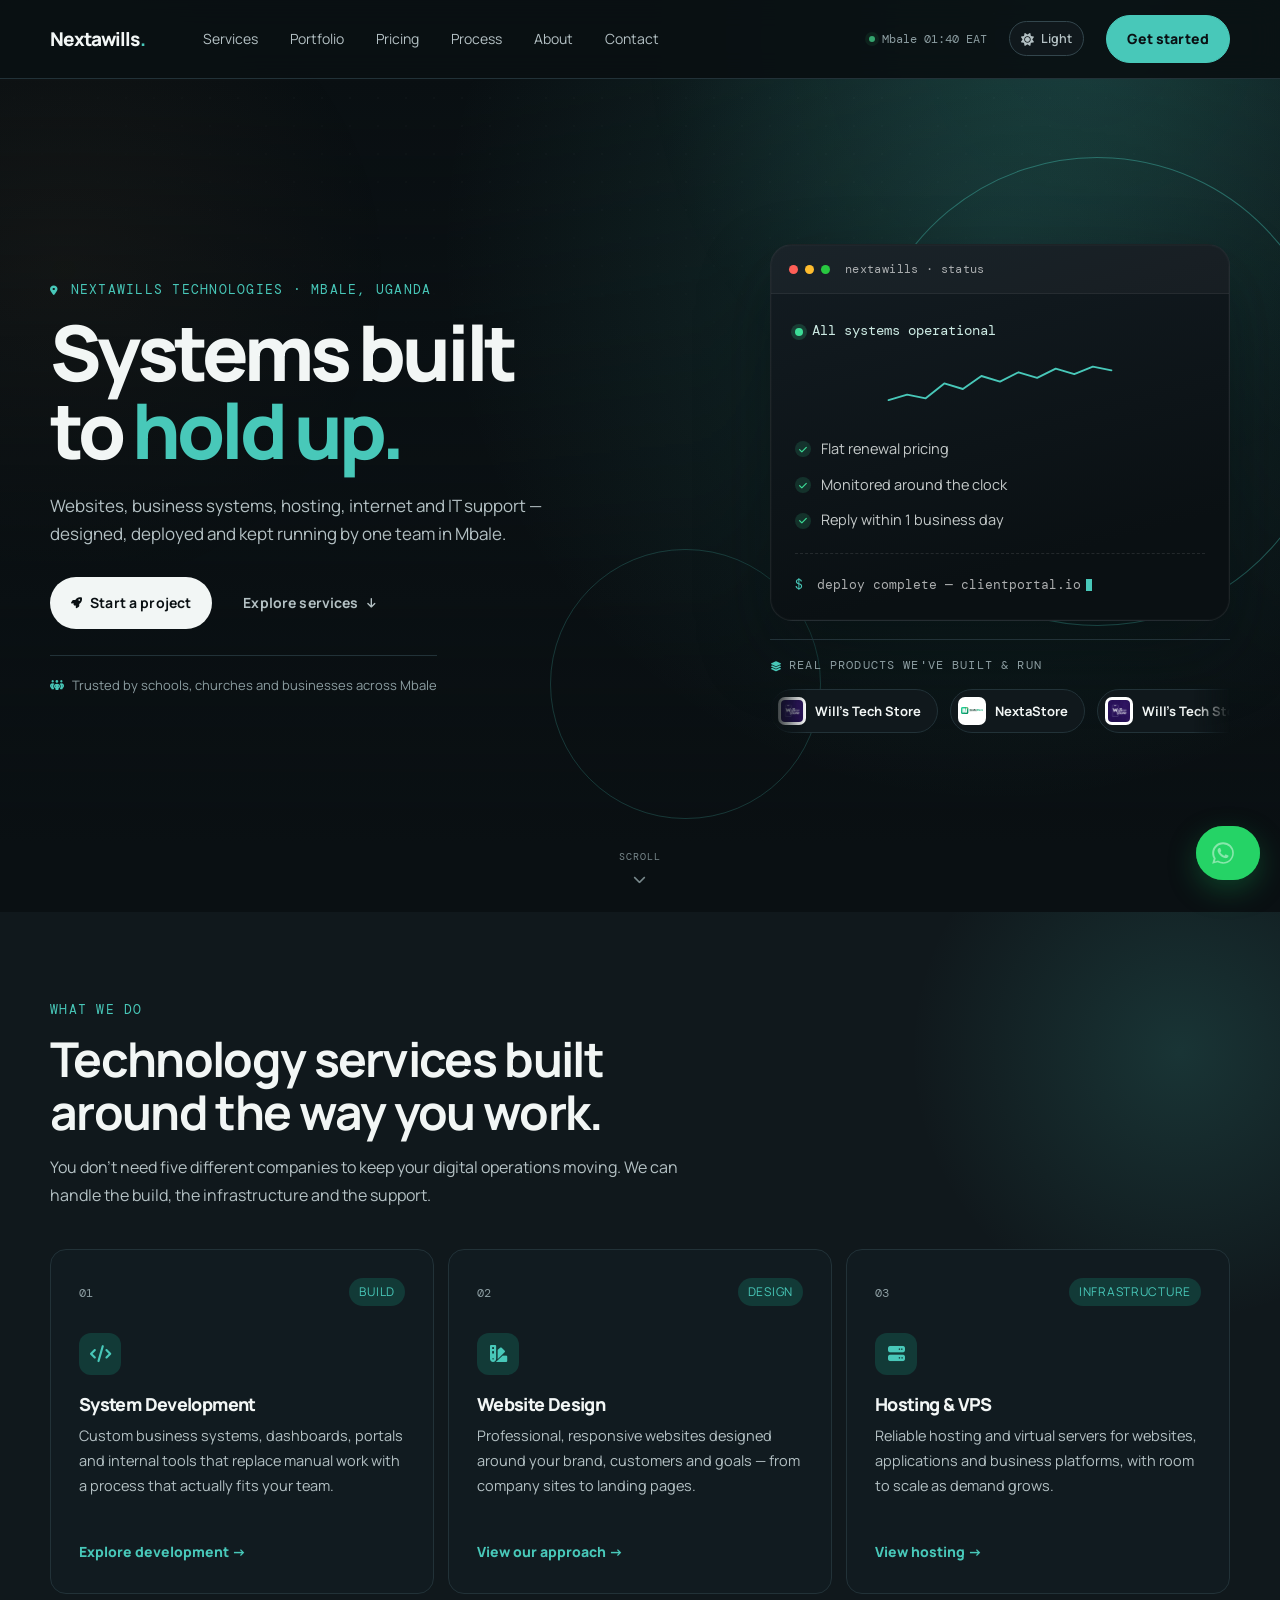
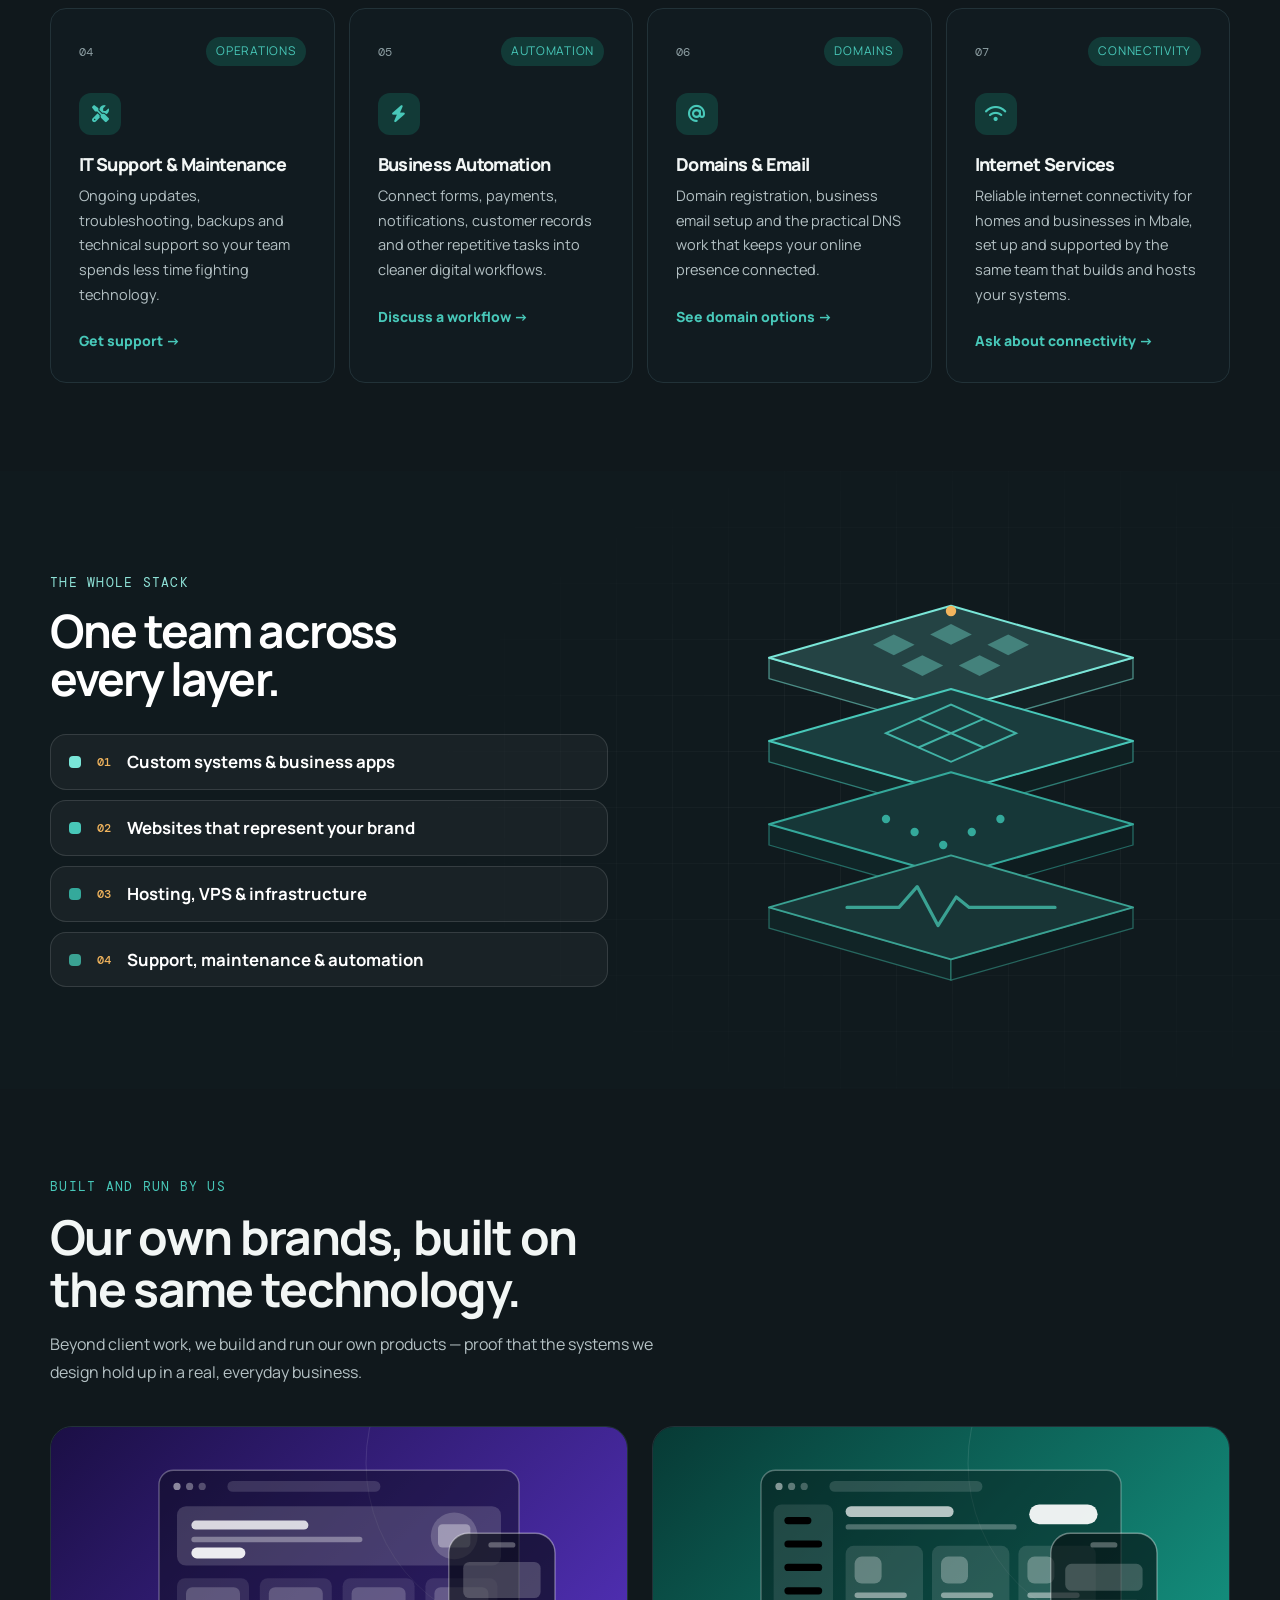
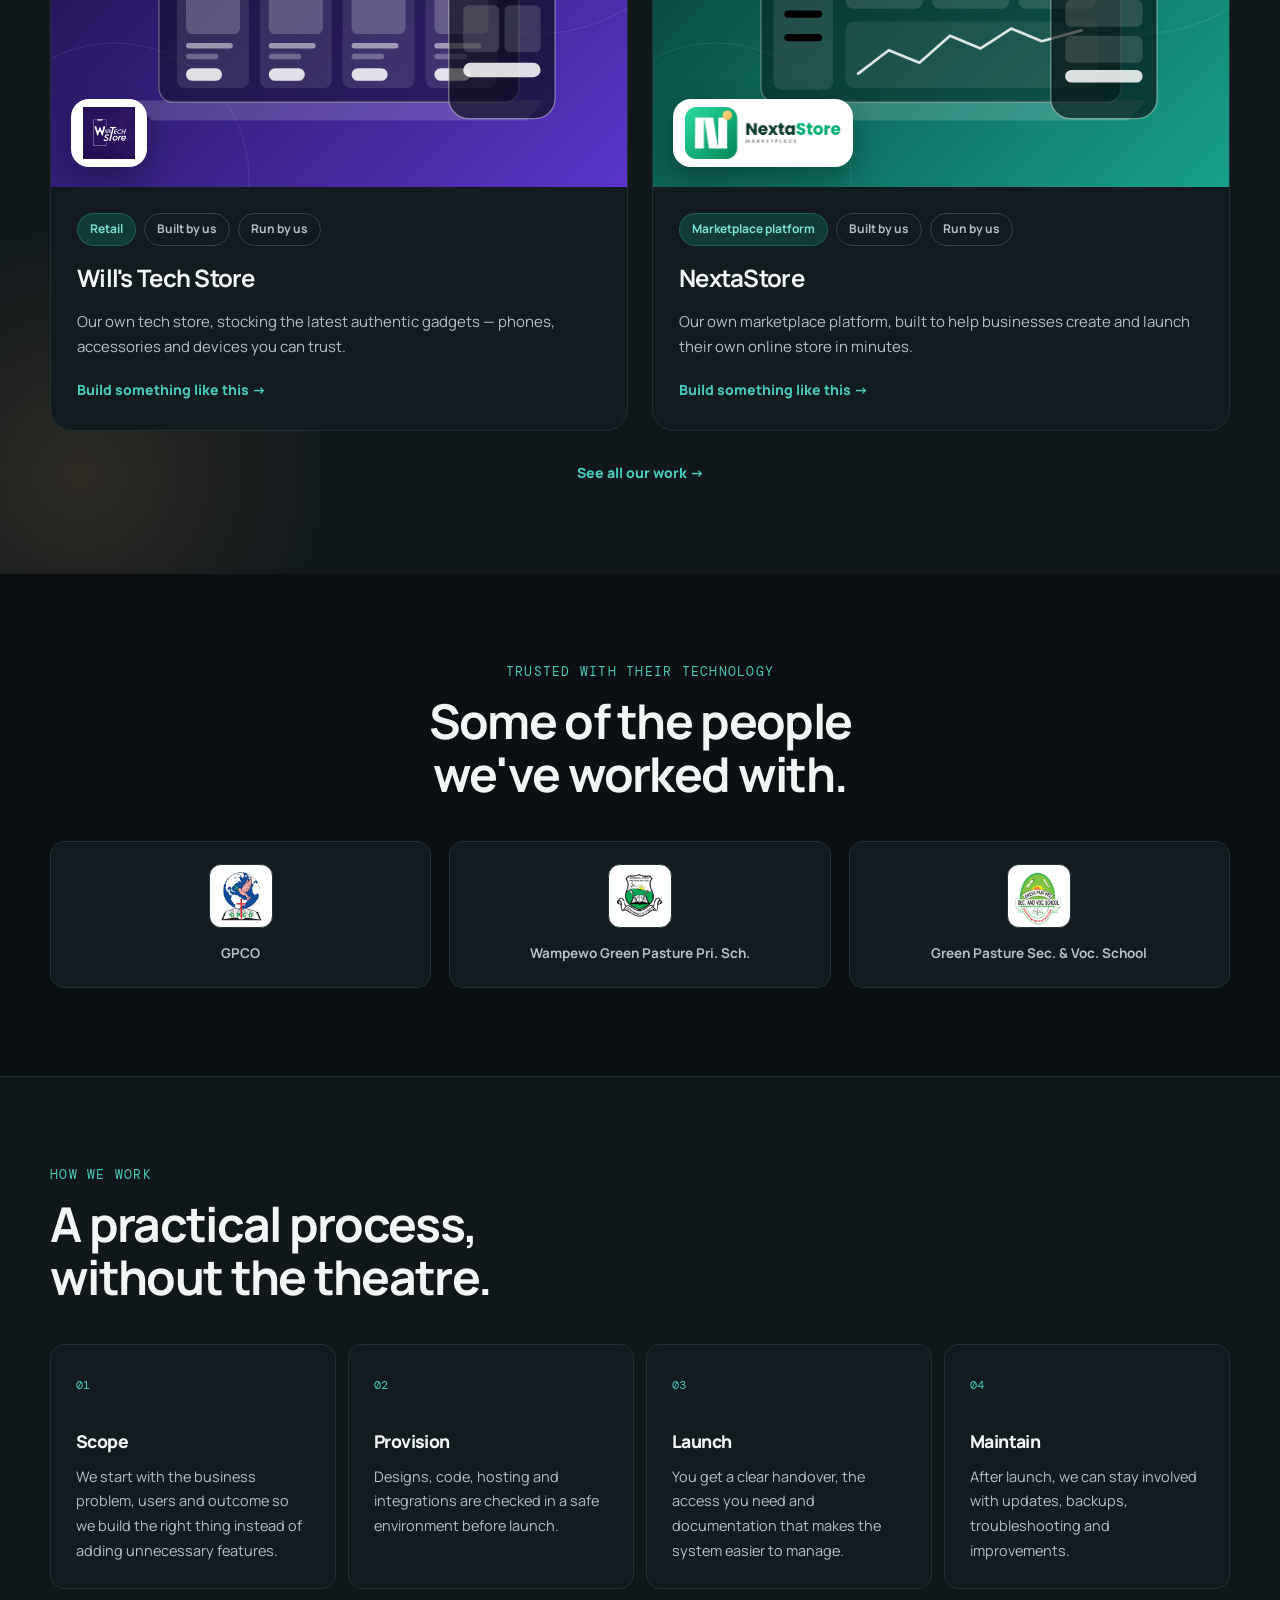
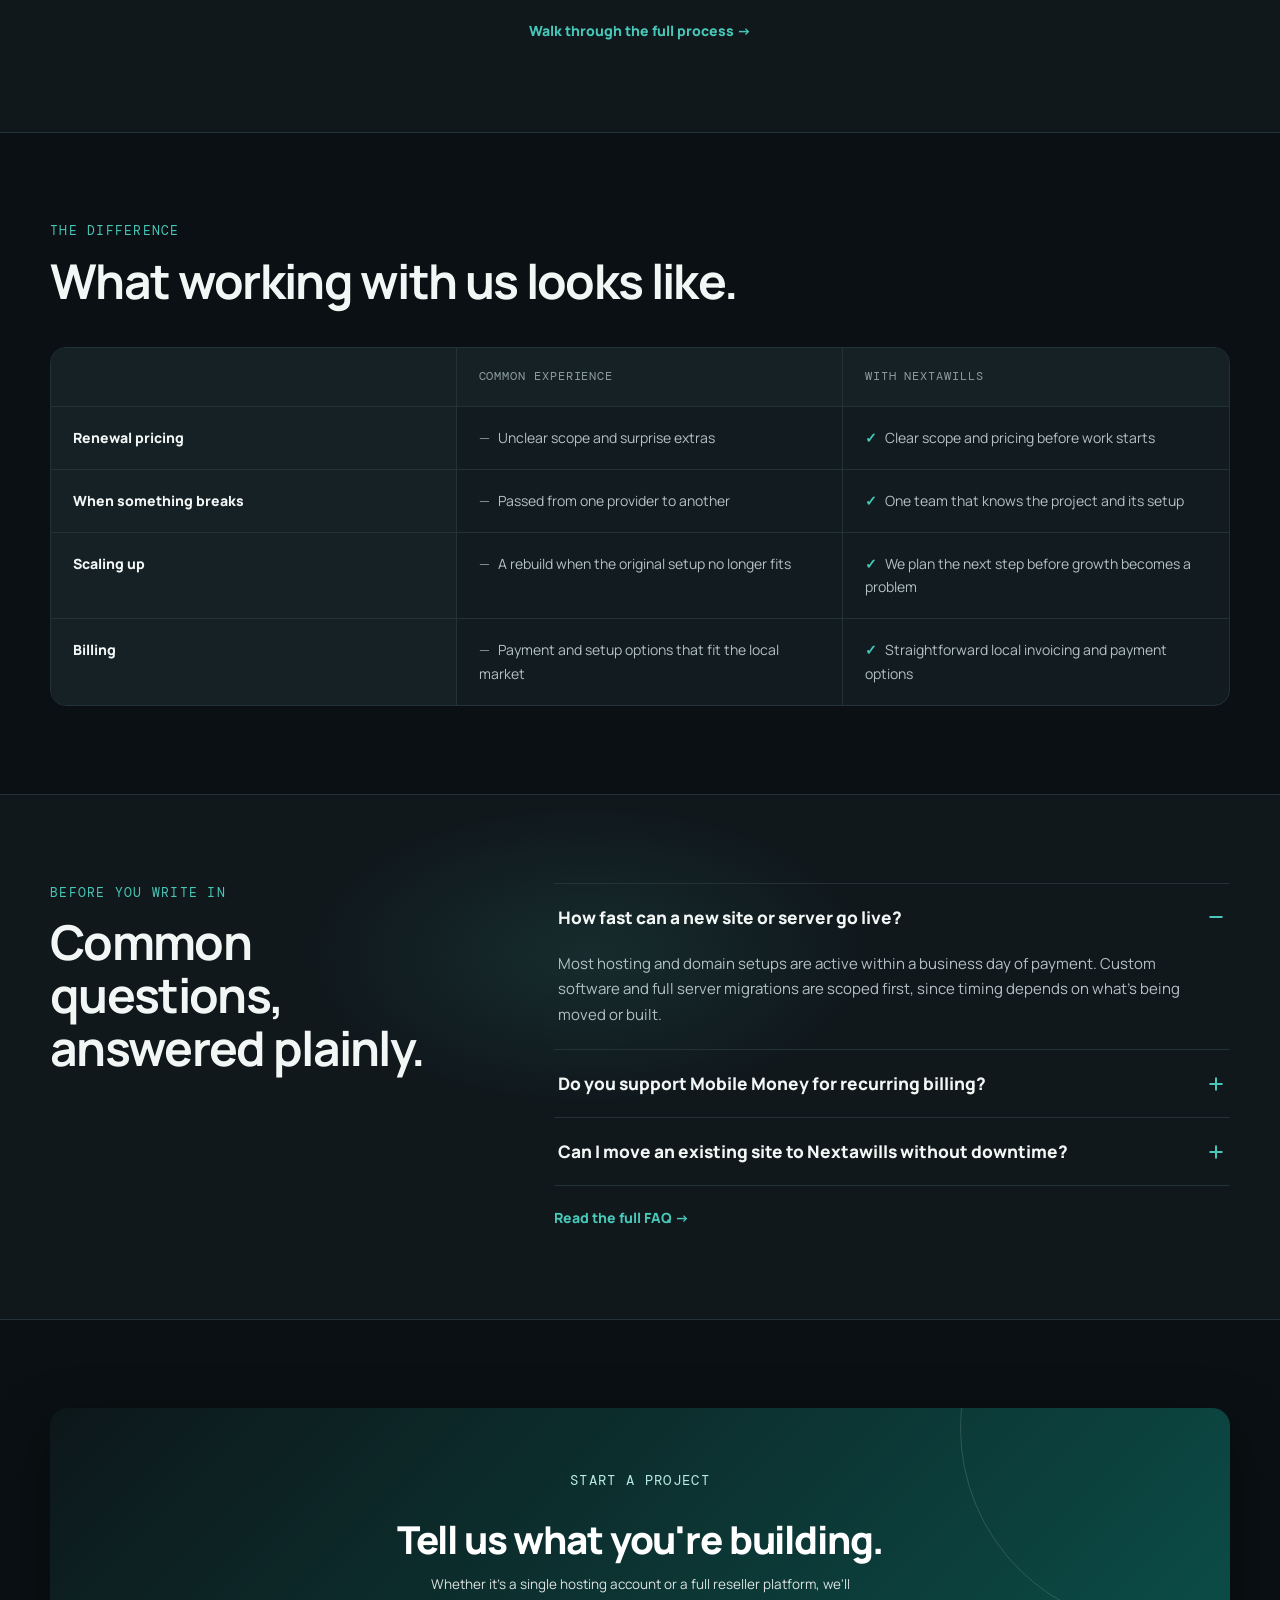
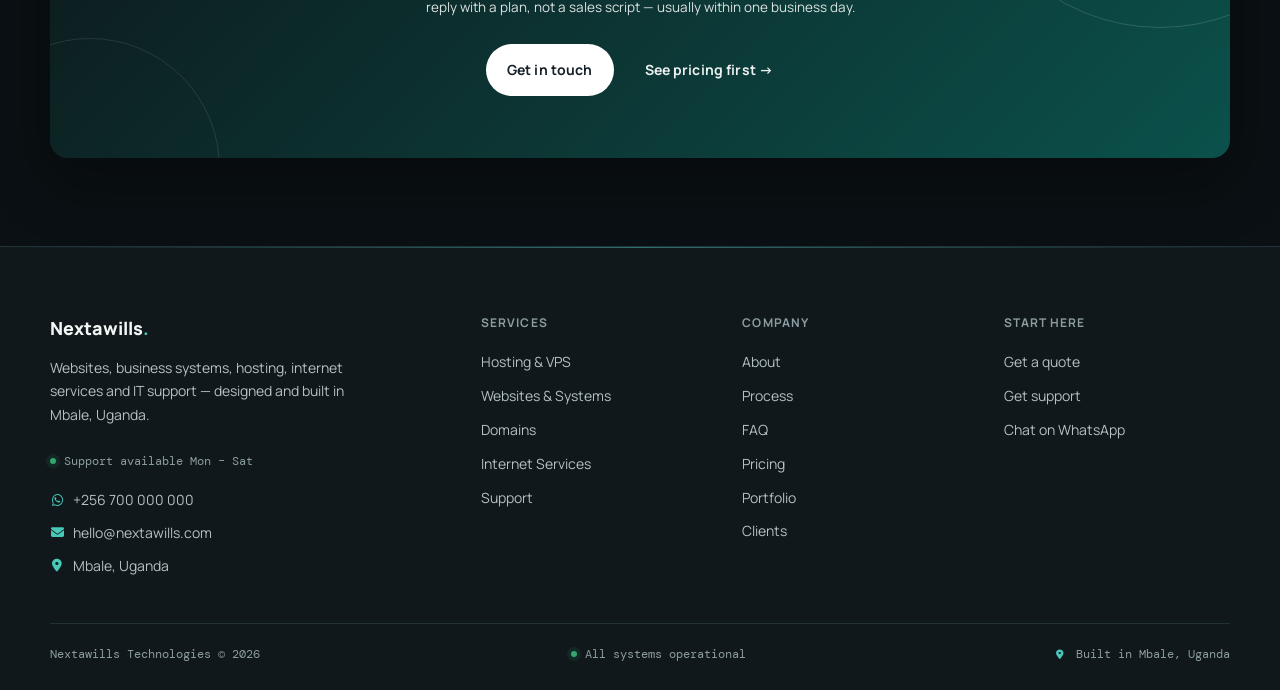
<file: index.html>
<!DOCTYPE html>
<html lang="en">
<head>
<meta charset="UTF-8">
<meta name="viewport" content="width=device-width, initial-scale=1.0">
<meta name="theme-color" content="#0a1013">
<script>(function(){try{var t=localStorage.getItem('nextawills-theme');document.documentElement.setAttribute('data-theme',t==='light'?'light':'dark');}catch(e){document.documentElement.setAttribute('data-theme','dark');}})();</script>
<title>Websites, Hosting &amp; IT Support in Mbale, Uganda | Nextawills</title>
<meta name="description" content="Nextawills Technologies designs websites, builds business systems and runs hosting, internet and IT support for businesses in Mbale, Uganda. Get a quote.">
<link rel="canonical" href="https://www.nextawills.com/">
<meta property="og:type" content="website">
<meta property="og:site_name" content="Nextawills Technologies">
<meta property="og:title" content="Websites, Hosting &amp; IT Support in Mbale, Uganda | Nextawills">
<meta property="og:description" content="Nextawills Technologies designs websites, builds business systems and runs hosting, internet and IT support for businesses in Mbale, Uganda. Get a quote.">
<meta property="og:url" content="https://www.nextawills.com/">
<meta property="og:image" content="https://www.nextawills.com/assets/og/og-default.jpg">
<meta property="og:image:width" content="1200">
<meta property="og:image:height" content="630">
<meta property="og:image:alt" content="Nextawills Technologies — Systems built to hold up. Websites, business systems, hosting and IT support in Mbale, Uganda.">
<meta name="twitter:card" content="summary_large_image">
<meta name="twitter:title" content="Websites, Hosting &amp; IT Support in Mbale, Uganda | Nextawills">
<meta name="twitter:description" content="Nextawills Technologies designs websites, builds business systems and runs hosting, internet and IT support for businesses in Mbale, Uganda. Get a quote.">
<meta name="twitter:image" content="https://www.nextawills.com/assets/og/og-default.jpg">
<meta name="twitter:image:alt" content="Nextawills Technologies — Systems built to hold up. Websites, business systems, hosting and IT support in Mbale, Uganda.">
<link rel="preconnect" href="https://fonts.googleapis.com">
<link href="https://fonts.googleapis.com/css2?family=Manrope:wght@400;500;600;700;800&family=DM+Mono:wght@400;500&display=swap" rel="stylesheet">
<link rel="stylesheet" href="https://cdnjs.cloudflare.com/ajax/libs/font-awesome/6.6.0/css/all.min.css" integrity="sha512-Kc323vGBEqzTmouAECnVceyQqyqdsSiqLQISBL29aUW4U/M7pSPA/gEUZQqv1cwx4OnYxTxve5UMg5GT6L4JJg==" crossorigin="anonymous" referrerpolicy="no-referrer">
<link rel="stylesheet" href="css/styles.css">
<link rel="icon" type="image/svg+xml" href="assets/favicon.svg">
<script type="application/ld+json">{"@context":"https://schema.org","@graph":[{"@type":"ProfessionalService","@id":"https://www.nextawills.com/#org","name":"Nextawills Technologies","url":"https://www.nextawills.com/","image":"https://www.nextawills.com/assets/og/og-default.jpg","description":"Nextawills Technologies designs websites, builds business systems and runs hosting, internet and IT support for businesses in Mbale, Uganda. Get a quote.","email":"hello@nextawills.com","address":{"@type":"PostalAddress","addressLocality":"Mbale","addressCountry":"UG"},"areaServed":{"@type":"Country","name":"Uganda"},"knowsAbout":["Website design","Business software development","Web hosting and VPS","IT support","Domain registration","Internet services"]},{"@type":"WebSite","@id":"https://www.nextawills.com/#website","url":"https://www.nextawills.com/","name":"Nextawills Technologies","publisher":{"@id":"https://www.nextawills.com/#org"}}]}</script>
</head>
<body>
<a class="skip-link" href="#top">Skip to content</a>

<!-- ============ NAV ============ -->
<header class="nav" id="nav">
  <div class="nav__inner">
    <a href="#top" class="nav__logo">Nextawills<span>.</span></a>
    <nav class="nav__links" aria-label="Primary">
      <a href="pages/services.html">Services</a>
      <a href="pages/portfolio.html">Portfolio</a>
      <a href="pages/pricing.html">Pricing</a>
      <a href="pages/process.html">Process</a>
      <a href="pages/about.html">About</a>
      <a href="pages/contact.html">Contact</a>
    </nav>
    <p class="nav__status"><span class="nav__status-dot" aria-hidden="true"></span><span id="navStatusTime">Mbale, Uganda</span></p>
    <button class="theme-toggle" id="themeToggle" type="button" aria-label="Switch to light theme" title="Switch theme"><span class="theme-toggle__icon" aria-hidden="true"><i class="fa-solid fa-sun"></i></span><span class="theme-toggle__label">Light</span></button>
    <a href="pages/contact.html" class="btn btn--ghost nav__cta">Get started</a>
    <button class="nav__toggle" id="navToggle" aria-label="Toggle menu" aria-expanded="false">
      <span></span><span></span><span></span>
    </button>
  </div>
</header>

<main id="top" tabindex="-1">

  <!-- ============ HERO ============ -->
  <section class="hero" id="hero">
    <div class="hero__sticky">
      <div class="hero__grid">
        <div class="hero__copy fade-up">
          <p class="eyebrow"><i class="fa-solid fa-location-dot" aria-hidden="true"></i> Nextawills Technologies · Mbale, Uganda</p>
          <h1 class="hero__title">Systems built to <span class="accent">hold up.</span></h1>
          <p class="hero__lede">Websites, business systems, hosting, internet and IT support — designed, deployed and kept running by one team in Mbale.</p>
          <div class="hero__actions">
            <a href="pages/contact.html" class="btn btn--solid"><i class="fa-solid fa-rocket" aria-hidden="true"></i> Start a project</a>
            <a href="#services" class="btn btn--text">Explore services <i class="fa-solid fa-arrow-down" aria-hidden="true"></i></a>
          </div>
          <a class="hero__trust" href="#clients"><i class="fa-solid fa-people-group" aria-hidden="true"></i> Trusted by schools, churches and businesses across Mbale</a>
        </div>

        <div class="hero__core fade-up" style="--delay:120ms">
          <div class="hero-orbit hero-orbit--one" aria-hidden="true"></div>
          <div class="hero-orbit hero-orbit--two" aria-hidden="true"></div>
          <div class="console-panel">
            <div class="console-panel__bar">
              <span class="console-dot console-dot--r" aria-hidden="true"></span>
              <span class="console-dot console-dot--y" aria-hidden="true"></span>
              <span class="console-dot console-dot--g" aria-hidden="true"></span>
              <span class="console-panel__label">nextawills · status</span>
            </div>
            <div class="console-panel__body">
              <div class="console-status">
                <span class="console-status__dot" aria-hidden="true"></span>
                <span>All systems operational</span>
              </div>
              <svg class="console-spark" viewBox="0 0 240 56" fill="none" aria-hidden="true">
                <path d="M0 40 L20 34 L40 38 L60 22 L80 28 L100 14 L120 20 L140 10 L160 16 L180 6 L200 12 L220 4 L240 8" stroke="currentColor" stroke-width="2" stroke-linecap="round" stroke-linejoin="round"/>
              </svg>
              <ul class="console-checklist">
                <li style="--i:0"><i class="fa-solid fa-check" aria-hidden="true"></i> Flat renewal pricing</li>
                <li style="--i:1"><i class="fa-solid fa-check" aria-hidden="true"></i> Monitored around the clock</li>
                <li style="--i:2"><i class="fa-solid fa-check" aria-hidden="true"></i> Reply within 1 business day</li>
              </ul>
              <p class="console-panel__line"><span class="console-panel__prompt">$</span> <span id="consoleFeedText">deploy complete</span><span class="console-cursor" aria-hidden="true"></span></p>
            </div>
          </div>

          <div class="hero__brands fade-up" style="--delay:220ms">
            <span class="hero__brands-label"><i class="fa-solid fa-layer-group" aria-hidden="true"></i> Real products we've built &amp; run</span>
            <div class="hero__brands-track">
              <div class="hero__brands-loop">
                <a href="#our-brands" class="hero__brand-chip">
                  <img src="assets/brands/wills-tech-store.png" alt="" loading="lazy">
                  <span>Will's Tech Store</span>
                </a>
                <a href="#our-brands" class="hero__brand-chip">
                  <img src="assets/brands/nextastore.png" alt="" loading="lazy">
                  <span>NextaStore</span>
                </a>
                <a href="#our-brands" class="hero__brand-chip" aria-hidden="true" tabindex="-1">
                  <img src="assets/brands/wills-tech-store.png" alt="" loading="lazy">
                  <span>Will's Tech Store</span>
                </a>
                <a href="#our-brands" class="hero__brand-chip" aria-hidden="true" tabindex="-1">
                  <img src="assets/brands/nextastore.png" alt="" loading="lazy">
                  <span>NextaStore</span>
                </a>
              </div>
            </div>
          </div>
        </div>
      </div>
    </div>
    <a href="#services" class="hero__scroll-cue" aria-label="Scroll to services">
      <span>Scroll</span>
      <i class="fa-solid fa-chevron-down" aria-hidden="true"></i>
    </a>
  </section>

  <!-- ============ SERVICES ============ -->
  <section class="services" id="services">
    <div class="section__head fade-up">
      <p class="eyebrow">What we do</p>
      <h2>Technology services built around the way you work.</h2>
      <p class="section__intro">You don't need five different companies to keep your digital operations moving. We can handle the build, the infrastructure and the support.</p>
    </div>

    <div class="services__grid services__grid--six">
      <article class="card fade-up">
        <span class="card__num">01</span><span class="card__tag">Build</span>
        <div class="card__icon-wrap"><i class="fa-solid fa-code" aria-hidden="true"></i></div>
        <h3>System Development</h3>
        <p>Custom business systems, dashboards, portals and internal tools that replace manual work with a process that actually fits your team.</p>
        <a class="card__link" href="pages/studio.html">Explore development →</a>
      </article>
      <article class="card fade-up" style="--delay:60ms">
        <span class="card__num">02</span><span class="card__tag">Design</span>
        <div class="card__icon-wrap"><i class="fa-solid fa-swatchbook" aria-hidden="true"></i></div>
        <h3>Website Design</h3>
        <p>Professional, responsive websites designed around your brand, customers and goals — from company sites to landing pages.</p>
        <a class="card__link" href="pages/studio.html">View our approach →</a>
      </article>
      <article class="card fade-up" style="--delay:120ms">
        <span class="card__num">03</span><span class="card__tag">Infrastructure</span>
        <div class="card__icon-wrap"><i class="fa-solid fa-server" aria-hidden="true"></i></div>
        <h3>Hosting &amp; VPS</h3>
        <p>Reliable hosting and virtual servers for websites, applications and business platforms, with room to scale as demand grows.</p>
        <a class="card__link" href="pages/hosting.html">View hosting →</a>
      </article>
      <article class="card fade-up" style="--delay:180ms">
        <span class="card__num">04</span><span class="card__tag">Operations</span>
        <div class="card__icon-wrap"><i class="fa-solid fa-screwdriver-wrench" aria-hidden="true"></i></div>
        <h3>IT Support &amp; Maintenance</h3>
        <p>Ongoing updates, troubleshooting, backups and technical support so your team spends less time fighting technology.</p>
        <a class="card__link" href="pages/help.html">Get support →</a>
      </article>
      <article class="card fade-up" style="--delay:240ms">
        <span class="card__num">05</span><span class="card__tag">Automation</span>
        <div class="card__icon-wrap"><i class="fa-solid fa-bolt" aria-hidden="true"></i></div>
        <h3>Business Automation</h3>
        <p>Connect forms, payments, notifications, customer records and other repetitive tasks into cleaner digital workflows.</p>
        <a class="card__link" href="pages/contact.html">Discuss a workflow →</a>
      </article>
      <article class="card fade-up" style="--delay:300ms">
        <span class="card__num">06</span><span class="card__tag">Domains</span>
        <div class="card__icon-wrap"><i class="fa-solid fa-at" aria-hidden="true"></i></div>
        <h3>Domains &amp; Email</h3>
        <p>Domain registration, business email setup and the practical DNS work that keeps your online presence connected.</p>
        <a class="card__link" href="pages/domains.html">See domain options →</a>
      </article>
      <article class="card fade-up" id="internet-services" style="--delay:360ms">
        <span class="card__num">07</span><span class="card__tag">Connectivity</span>
        <div class="card__icon-wrap"><i class="fa-solid fa-wifi" aria-hidden="true"></i></div>
        <h3>Internet Services</h3>
        <p>Reliable internet connectivity for homes and businesses in Mbale, set up and supported by the same team that builds and hosts your systems.</p>
        <a class="card__link" href="pages/contact.html">Ask about connectivity →</a>
      </article>
    </div>
  </section>

  <!-- ============ THE STACK ============ -->
  <section class="stack" id="infrastructure">
    <div class="stack__inner">
      <div class="stack__copy fade-up">
        <p class="eyebrow">The whole stack</p>
        <h2>One team across every layer.</h2>
        <ol class="stack__list">
          <li class="stack__item" data-i="1"><span class="stack__swatch"></span><span class="stack__num">01</span><span class="stack__label">Custom systems &amp; business apps</span></li>
          <li class="stack__item" data-i="2"><span class="stack__swatch"></span><span class="stack__num">02</span><span class="stack__label">Websites that represent your brand</span></li>
          <li class="stack__item" data-i="3"><span class="stack__swatch"></span><span class="stack__num">03</span><span class="stack__label">Hosting, VPS &amp; infrastructure</span></li>
          <li class="stack__item" data-i="4"><span class="stack__swatch"></span><span class="stack__num">04</span><span class="stack__label">Support, maintenance &amp; automation</span></li>
        </ol>
      </div>
      <div class="fade-up" style="--delay:120ms"><svg class="stack__art" viewBox="0 0 400 340" role="presentation" aria-hidden="true" focusable="false"><path class="stack__axis" d="M200 40V300"/><g class="slab slab--1" style="--i:1"><path class="slab__side" d="M60 76L200 116V132L60 92Z"/><path class="slab__side slab__side--r" d="M340 76L200 116V132L340 92Z"/><path class="slab__top" d="M200 36L340 76L200 116L60 76Z"/><path class="slab__tile" d="M156 58l16 8-16 8-16-8z"/><path class="slab__tile" d="M200 50l16 8-16 8-16-8z"/><path class="slab__tile" d="M244 58l16 8-16 8-16-8z"/><path class="slab__tile" d="M178 74l16 8-16 8-16-8z"/><path class="slab__tile" d="M222 74l16 8-16 8-16-8z"/></g><g class="slab slab--2" style="--i:2"><path class="slab__side" d="M60 140L200 180V196L60 156Z"/><path class="slab__side slab__side--r" d="M340 140L200 180V196L340 156Z"/><path class="slab__top" d="M200 100L340 140L200 180L60 140Z"/><path class="slab__line" d="M150 134l50-22 50 22-50 22z"/><path class="slab__line" d="M175 123l50 22M225 123l-50 22"/></g><g class="slab slab--3" style="--i:3"><path class="slab__side" d="M60 204L200 244V260L60 220Z"/><path class="slab__side slab__side--r" d="M340 204L200 244V260L340 220Z"/><path class="slab__top" d="M200 164L340 204L200 244L60 204Z"/><circle class="slab__led" style="animation-delay:0.0s" cx="150" cy="200" r="3.2"/><circle class="slab__led" style="animation-delay:0.45s" cx="172" cy="210" r="3.2"/><circle class="slab__led" style="animation-delay:0.9s" cx="194" cy="220" r="3.2"/><circle class="slab__led" style="animation-delay:1.35s" cx="216" cy="210" r="3.2"/><circle class="slab__led" style="animation-delay:1.8s" cx="238" cy="200" r="3.2"/></g><g class="slab slab--4" style="--i:4"><path class="slab__side" d="M60 268L200 308V324L60 284Z"/><path class="slab__side slab__side--r" d="M340 268L200 308V324L340 284Z"/><path class="slab__top" d="M200 228L340 268L200 308L60 268Z"/><polyline class="slab__beat" points="120,268 160,268 174,252 190,282 204,260 214,268 280,268"/></g><circle class="stack__packet" cx="200" cy="40" r="4"/></svg></div>
    </div>
  </section>

  <!-- ============ OUR BRANDS ============ -->
  <section class="brands" id="our-brands">
    <div class="section__head fade-up">
      <p class="eyebrow">Built and run by us</p>
      <h2>Our own brands, built on the same technology.</h2>
      <p class="section__intro">Beyond client work, we build and run our own products — proof that the systems we design hold up in a real, everyday business.</p>
    </div>
    <div class="work-grid fade-up">
      <article class="work-card">
        <div class="work-card__media" style="--w1:#1b0f45;--w2:#5a35c9">
          <svg class="work-art" viewBox="0 0 640 400" role="presentation" aria-hidden="true" focusable="false"><circle cx="540" cy="40" r="190" fill="none" stroke="rgba(255,255,255,.12)"/><circle cx="70" cy="390" r="150" fill="none" stroke="rgba(255,255,255,.10)"/><path d="M92 304H548l-20 22H112z" fill="rgba(255,255,255,.16)"/><rect x="120" y="48" width="400" height="258" rx="16" fill="rgba(6,10,14,.42)" stroke="rgba(255,255,255,.30)" stroke-width="1.5"/><circle cx="140" cy="66" r="4" fill="rgba(255,255,255,.5)"/><circle cx="154" cy="66" r="4" fill="rgba(255,255,255,.35)"/><circle cx="168" cy="66" r="4" fill="rgba(255,255,255,.25)"/><rect x="196" y="60" width="170" height="12" rx="6" fill="rgba(255,255,255,.14)"/><rect x="140" y="88" width="360" height="66" rx="10" fill="rgba(255,255,255,.16)"/><rect x="156" y="104" width="130" height="10" rx="5" fill="rgba(255,255,255,.8)"/><rect x="156" y="122" width="190" height="6" rx="3" fill="rgba(255,255,255,.35)"/><rect x="156" y="134" width="60" height="12" rx="6" fill="rgba(255,255,255,.9)"/><circle cx="448" cy="121" r="26" fill="rgba(255,255,255,.18)"/><rect x="430" y="108" width="36" height="26" rx="5" fill="rgba(255,255,255,.35)"/><rect x="140" y="168" width="80" height="122" rx="9" fill="rgba(255,255,255,.10)"/><rect x="150" y="178" width="60" height="52" rx="7" fill="rgba(255,255,255,.20)"/><rect x="150" y="240" width="52" height="6" rx="3" fill="rgba(255,255,255,.5)"/><rect x="150" y="252" width="36" height="6" rx="3" fill="rgba(255,255,255,.28)"/><rect x="150" y="268" width="40" height="14" rx="7" fill="rgba(255,255,255,.85)"/><rect x="232" y="168" width="80" height="122" rx="9" fill="rgba(255,255,255,.10)"/><rect x="242" y="178" width="60" height="52" rx="7" fill="rgba(255,255,255,.20)"/><rect x="242" y="240" width="52" height="6" rx="3" fill="rgba(255,255,255,.5)"/><rect x="242" y="252" width="36" height="6" rx="3" fill="rgba(255,255,255,.28)"/><rect x="242" y="268" width="40" height="14" rx="7" fill="rgba(255,255,255,.85)"/><rect x="324" y="168" width="80" height="122" rx="9" fill="rgba(255,255,255,.10)"/><rect x="334" y="178" width="60" height="52" rx="7" fill="rgba(255,255,255,.20)"/><rect x="334" y="240" width="52" height="6" rx="3" fill="rgba(255,255,255,.5)"/><rect x="334" y="252" width="36" height="6" rx="3" fill="rgba(255,255,255,.28)"/><rect x="334" y="268" width="40" height="14" rx="7" fill="rgba(255,255,255,.85)"/><rect x="416" y="168" width="80" height="122" rx="9" fill="rgba(255,255,255,.10)"/><rect x="426" y="178" width="60" height="52" rx="7" fill="rgba(255,255,255,.20)"/><rect x="426" y="240" width="52" height="6" rx="3" fill="rgba(255,255,255,.5)"/><rect x="426" y="252" width="36" height="6" rx="3" fill="rgba(255,255,255,.28)"/><rect x="426" y="268" width="40" height="14" rx="7" fill="rgba(255,255,255,.85)"/><g class="art-float"><rect x="442" y="118" width="118" height="206" rx="22" fill="rgba(6,10,14,.62)" stroke="rgba(255,255,255,.38)" stroke-width="1.5"/><rect x="486" y="128" width="30" height="6" rx="3" fill="rgba(255,255,255,.3)"/><rect x="458" y="150" width="86" height="40" rx="7" fill="rgba(255,255,255,.2)"/><rect x="458" y="198" width="40" height="52" rx="6" fill="rgba(255,255,255,.14)"/><rect x="504" y="198" width="40" height="52" rx="6" fill="rgba(255,255,255,.14)"/><rect x="458" y="262" width="86" height="16" rx="8" fill="rgba(255,255,255,.85)"/></g></svg>
          <span class="work-card__logo"><img src="assets/brands/wills-tech-store.png" alt="Will's Tech Store logo" width="400" height="400" loading="lazy"></span>
        </div>
        <div class="work-card__body">
          <div class="work-card__chips"><span class="chip">Retail</span><span class="chip chip--plain">Built by us</span><span class="chip chip--plain">Run by us</span></div>
          <h3>Will's Tech Store</h3>
          <p>Our own tech store, stocking the latest authentic gadgets — phones, accessories and devices you can trust.</p>
          <a href="pages/contact.html" class="card__link">Build something like this <span aria-hidden="true">→</span></a>
        </div>
      </article><article class="work-card">
        <div class="work-card__media" style="--w1:#073a35;--w2:#16a08c">
          <svg class="work-art" viewBox="0 0 640 400" role="presentation" aria-hidden="true" focusable="false"><circle cx="540" cy="40" r="190" fill="none" stroke="rgba(255,255,255,.12)"/><circle cx="70" cy="390" r="150" fill="none" stroke="rgba(255,255,255,.10)"/><path d="M92 304H548l-20 22H112z" fill="rgba(255,255,255,.16)"/><rect x="120" y="48" width="400" height="258" rx="16" fill="rgba(6,10,14,.42)" stroke="rgba(255,255,255,.30)" stroke-width="1.5"/><circle cx="140" cy="66" r="4" fill="rgba(255,255,255,.5)"/><circle cx="154" cy="66" r="4" fill="rgba(255,255,255,.35)"/><circle cx="168" cy="66" r="4" fill="rgba(255,255,255,.25)"/><rect x="196" y="60" width="170" height="12" rx="6" fill="rgba(255,255,255,.14)"/><rect x="134" y="86" width="66" height="206" rx="9" fill="rgba(255,255,255,.10)"/><rect x="146" y="100" width="30" height="8" rx="4" fill="rgba(255,255,255,.0.8)"/><rect x="146" y="126" width="42" height="8" rx="4" fill="rgba(255,255,255,.0.3)"/><rect x="146" y="152" width="42" height="8" rx="4" fill="rgba(255,255,255,.0.3)"/><rect x="146" y="178" width="42" height="8" rx="4" fill="rgba(255,255,255,.0.3)"/><rect x="146" y="204" width="42" height="8" rx="4" fill="rgba(255,255,255,.0.3)"/><rect x="146" y="230" width="42" height="8" rx="4" fill="rgba(255,255,255,.0.3)"/><rect x="214" y="88" width="120" height="12" rx="6" fill="rgba(255,255,255,.7)"/><rect x="214" y="108" width="190" height="6" rx="3" fill="rgba(255,255,255,.28)"/><rect x="418" y="86" width="76" height="22" rx="11" fill="rgba(255,255,255,.92)"/><rect x="214" y="132" width="86" height="70" rx="9" fill="rgba(255,255,255,.12)"/><rect x="224" y="144" width="30" height="30" rx="8" fill="rgba(255,255,255,.28)"/><rect x="224" y="184" width="58" height="6" rx="3" fill="rgba(255,255,255,.45)"/><rect x="310" y="132" width="86" height="70" rx="9" fill="rgba(255,255,255,.12)"/><rect x="320" y="144" width="30" height="30" rx="8" fill="rgba(255,255,255,.28)"/><rect x="320" y="184" width="58" height="6" rx="3" fill="rgba(255,255,255,.45)"/><rect x="406" y="132" width="86" height="70" rx="9" fill="rgba(255,255,255,.12)"/><rect x="416" y="144" width="30" height="30" rx="8" fill="rgba(255,255,255,.28)"/><rect x="416" y="184" width="58" height="6" rx="3" fill="rgba(255,255,255,.45)"/><rect x="214" y="216" width="280" height="74" rx="9" fill="rgba(255,255,255,.08)"/><polyline points="228,274 262,248 296,262 330,232 364,246 398,224 432,238 476,226" fill="none" stroke="rgba(255,255,255,.85)" stroke-width="3" stroke-linecap="round" stroke-linejoin="round"/><g class="art-float"><rect x="442" y="118" width="118" height="206" rx="22" fill="rgba(6,10,14,.62)" stroke="rgba(255,255,255,.38)" stroke-width="1.5"/><rect x="486" y="128" width="30" height="6" rx="3" fill="rgba(255,255,255,.3)"/><rect x="458" y="152" width="86" height="30" rx="7" fill="rgba(255,255,255,.2)"/><rect x="458" y="192" width="86" height="30" rx="7" fill="rgba(255,255,255,.14)"/><rect x="458" y="232" width="86" height="30" rx="7" fill="rgba(255,255,255,.14)"/><rect x="458" y="270" width="86" height="14" rx="7" fill="rgba(255,255,255,.85)"/></g></svg>
          <span class="work-card__logo"><img src="assets/brands/nextastore.png" alt="NextaStore Marketplace logo" width="640" height="214" loading="lazy"></span>
        </div>
        <div class="work-card__body">
          <div class="work-card__chips"><span class="chip">Marketplace platform</span><span class="chip chip--plain">Built by us</span><span class="chip chip--plain">Run by us</span></div>
          <h3>NextaStore</h3>
          <p>Our own marketplace platform, built to help businesses create and launch their own online store in minutes.</p>
          <a href="pages/contact.html" class="card__link">Build something like this <span aria-hidden="true">→</span></a>
        </div>
      </article>
    </div>
    <p class="section__more fade-up"><a href="pages/portfolio.html">See all our work →</a></p>
  </section>

  <!-- ============ CLIENTS ============ -->
  <section class="clients" id="clients">
    <div class="section__head clients__intro fade-up">
      <p class="eyebrow">Trusted with their technology</p>
      <h2>Some of the people we've worked with.</h2>
    </div>
    <div class="clients__grid fade-up">
      <div class="client-card">
        <div class="client-card__logo"><img src="assets/clients/gpco.png" alt="GPCO logo" loading="lazy"></div>
        <p>GPCO</p>
      </div>
      <div class="client-card">
        <div class="client-card__logo"><img src="assets/clients/wampewo-green-pasture-primary.png" alt="Wampewo Green Pasture Primary School logo" loading="lazy"></div>
        <p>Wampewo Green Pasture Pri. Sch.</p>
      </div>
      <div class="client-card">
        <div class="client-card__logo"><img src="assets/clients/green-pasture-sec-voc.png" alt="Green Pasture Secondary and Vocational School logo" loading="lazy"></div>
        <p>Green Pasture Sec. &amp; Voc. School</p>
      </div>
    </div>
  </section>

  <!-- ============ PROCESS ============ -->
  <section class="process" id="process">
    <div class="section__head fade-up">
      <p class="eyebrow">How we work</p>
      <h2>A practical process, without the theatre.</h2>
    </div>

    <ol class="process__list">
      <li class="process__item fade-up">
        <span class="process__num">01</span>
        <div>
          <h3>Scope</h3>
          <p>We start with the business problem, users and outcome so we build the right thing instead of adding unnecessary features.</p>
        </div>
      </li>
      <li class="process__item fade-up" style="--delay:80ms">
        <span class="process__num">02</span>
        <div>
          <h3>Provision</h3>
          <p>Designs, code, hosting and integrations are checked in a safe environment before launch.</p>
        </div>
      </li>
      <li class="process__item fade-up" style="--delay:160ms">
        <span class="process__num">03</span>
        <div>
          <h3>Launch</h3>
          <p>You get a clear handover, the access you need and documentation that makes the system easier to manage.</p>
        </div>
      </li>
      <li class="process__item fade-up" style="--delay:240ms">
        <span class="process__num">04</span>
        <div>
          <h3>Maintain</h3>
          <p>After launch, we can stay involved with updates, backups, troubleshooting and improvements.</p>
        </div>
      </li>
    </ol>
    <p class="section__more fade-up"><a href="pages/process.html">Walk through the full process →</a></p>
  </section>

  <!-- ============ WHY US (comparison, not testimonials) ============ -->
  <section class="differentiators" id="why-us">
    <div class="section__head fade-up">
      <p class="eyebrow">The difference</p>
      <h2>What working with us looks like.</h2>
    </div>
    <div class="compare fade-up">
      <div class="compare__row">
        <div class="compare__cell"></div>
        <div class="compare__cell">Common experience</div>
        <div class="compare__cell">With Nextawills</div>
      </div>
      <div class="compare__row">
        <div class="compare__cell">Renewal pricing</div>
        <div class="compare__cell compare__cell--no">Unclear scope and surprise extras</div>
        <div class="compare__cell compare__cell--yes">Clear scope and pricing before work starts</div>
      </div>
      <div class="compare__row">
        <div class="compare__cell">When something breaks</div>
        <div class="compare__cell compare__cell--no">Passed from one provider to another</div>
        <div class="compare__cell compare__cell--yes">One team that knows the project and its setup</div>
      </div>
      <div class="compare__row">
        <div class="compare__cell">Scaling up</div>
        <div class="compare__cell compare__cell--no">A rebuild when the original setup no longer fits</div>
        <div class="compare__cell compare__cell--yes">We plan the next step before growth becomes a problem</div>
      </div>
      <div class="compare__row">
        <div class="compare__cell">Billing</div>
        <div class="compare__cell compare__cell--no">Payment and setup options that fit the local market</div>
        <div class="compare__cell compare__cell--yes">Straightforward local invoicing and payment options</div>
      </div>
    </div>
  </section>

  <!-- ============ FAQ (preview) ============ -->
  <section class="faq-section" id="faq">
    <div class="section__head fade-up">
      <p class="eyebrow">Before you write in</p>
      <h2>Common questions, answered plainly.</h2>
    </div>
    <div class="faq fade-up">
      <div class="faq__item" data-open="true">
        <button class="faq__q" aria-expanded="false">
          How fast can a new site or server go live?
          <span class="faq__icon" aria-hidden="true"></span>
        </button>
        <div class="faq__a"><p>Most hosting and domain setups are active within a business day of payment. Custom software and full server migrations are scoped first, since timing depends on what's being moved or built.</p></div>
      </div>
      <div class="faq__item" data-open="false">
        <button class="faq__q" aria-expanded="false">
          Do you support Mobile Money for recurring billing?
          <span class="faq__icon" aria-hidden="true"></span>
        </button>
        <div class="faq__a"><p>Yes — MTN and Airtel Mobile Money are both supported alongside card payments, and accounts activate or suspend automatically against the invoice.</p></div>
      </div>
      <div class="faq__item" data-open="false">
        <button class="faq__q" aria-expanded="false">
          Can I move an existing site to Nextawills without downtime?
          <span class="faq__icon" aria-hidden="true"></span>
        </button>
        <div class="faq__a"><p>In almost all cases, yes. We provision and test the new environment first, then cut DNS over once everything checks out — visitors shouldn't notice the switch.</p></div>
      </div>
    </div>
    <p class="section__more fade-up"><a href="pages/faq.html">Read the full FAQ →</a></p>
  </section>

  <!-- ============ CONTACT (band) ============ -->
  <section class="contact" id="contact">
    <div class="cta-band cta-band--wide fade-up">
      <p class="eyebrow">Start a project</p>
      <h2>Tell us what you're building.</h2>
      <p>Whether it's a single hosting account or a full reseller platform, we'll reply with a plan, not a sales script — usually within one business day.</p>
      <div class="hero__actions" style="justify-content:center;">
        <a href="pages/contact.html" class="btn btn--solid">Get in touch</a>
        <a href="pages/pricing.html" class="btn btn--text">See pricing first →</a>
      </div>
    </div>
  </section>

</main>

<footer class="footer">
  <div class="footer__grid">
    <div>
      <a href="#top" class="footer__brand">Nextawills<span>.</span></a>
      <p class="footer__tagline">Websites, business systems, hosting, internet services and IT support — designed and built in Mbale, Uganda.</p>
      <p class="footer__status"><span class="nav__status-dot" aria-hidden="true"></span>Support available Mon – Sat</p>
      <div class="footer__contact">
        <a href="https://wa.me/256700000000" target="_blank" rel="noopener"><i class="fa-brands fa-whatsapp" aria-hidden="true"></i>+256 700 000 000</a>
        <a href="mailto:hello@nextawills.com"><i class="fa-solid fa-envelope" aria-hidden="true"></i>hello@nextawills.com</a>
        <span><i class="fa-solid fa-location-dot" aria-hidden="true"></i>Mbale, Uganda</span>
      </div>
    </div>
    <div class="footer__col">
      <h4>Services</h4>
      <a href="pages/hosting.html">Hosting &amp; VPS</a>
      <a href="pages/studio.html">Websites &amp; Systems</a>
      <a href="pages/domains.html">Domains</a>
      <a href="pages/services.html#internet-services">Internet Services</a>
      <a href="pages/help.html">Support</a>
    </div>
    <div class="footer__col">
      <h4>Company</h4>
      <a href="pages/about.html">About</a>
      <a href="pages/process.html">Process</a>
      <a href="pages/faq.html">FAQ</a>
      <a href="pages/pricing.html">Pricing</a>
      <a href="pages/portfolio.html">Portfolio</a>
      <a href="#clients">Clients</a>
    </div>
    <div class="footer__col">
      <h4>Start here</h4>
      <a href="pages/contact.html">Get a quote</a>
      <a href="pages/help.html">Get support</a>
      <a href="https://wa.me/256700000000" target="_blank" rel="noopener">Chat on WhatsApp</a>
    </div>
  </div>
  <div class="footer__inner">
    <p>Nextawills Technologies © 2026</p>
    <p class="footer__inner-status"><span class="nav__status-dot" aria-hidden="true"></span>All systems operational</p>
    <p><i class="fa-solid fa-location-dot" aria-hidden="true"></i> Built in Mbale, Uganda</p>
  </div>
</footer>

<script src="js/main.js"></script>
</body>
</html>
</file>
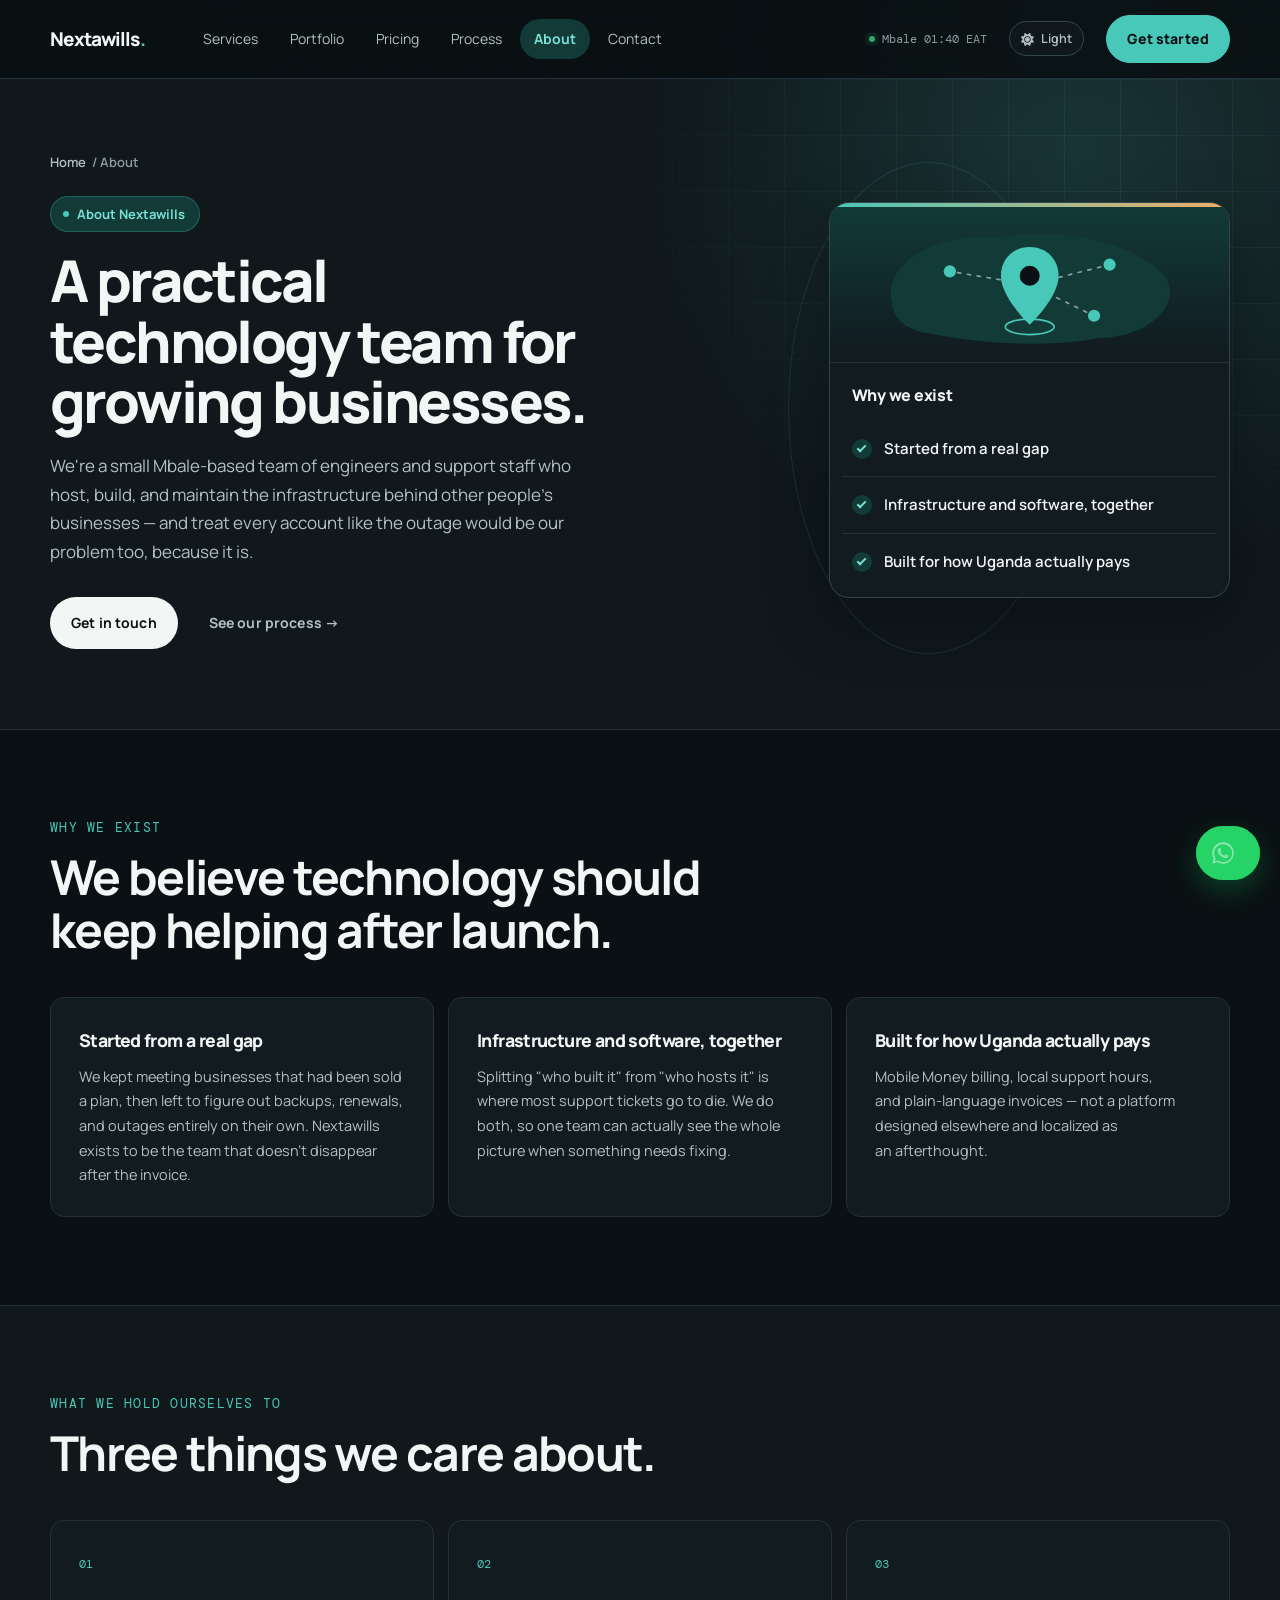
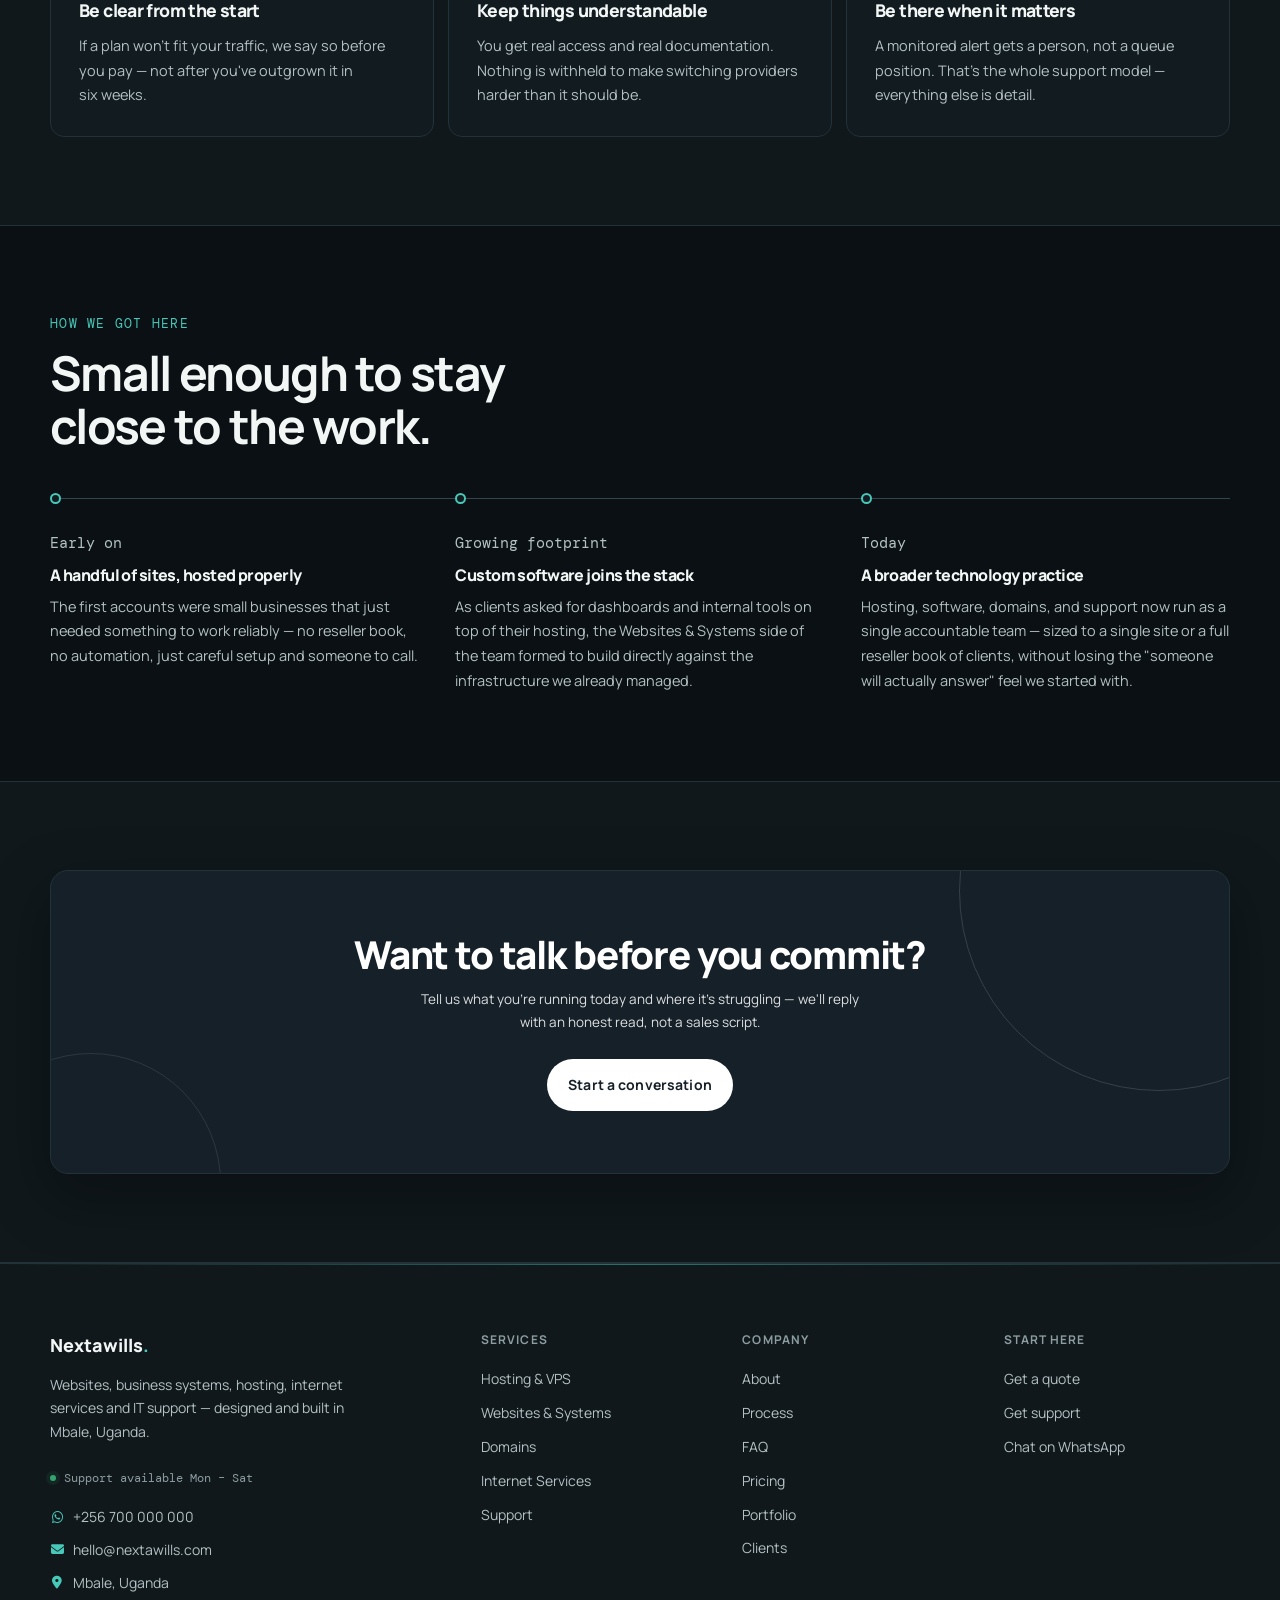
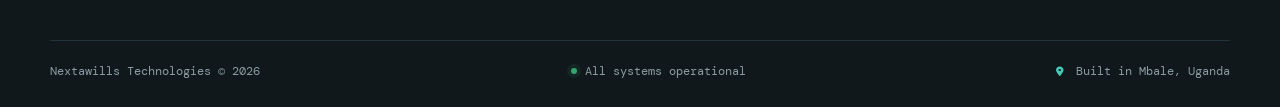
<file: pages/about.html>
<!DOCTYPE html>
<html lang="en">
<head>
<meta charset="UTF-8">
<meta name="viewport" content="width=device-width, initial-scale=1.0">
<meta name="theme-color" content="#0a1013">
<script>(function(){try{var t=localStorage.getItem('nextawills-theme');document.documentElement.setAttribute('data-theme',t==='light'?'light':'dark');}catch(e){document.documentElement.setAttribute('data-theme','dark');}})();</script>
<title>About Nextawills | Mbale Technology Team</title>
<meta name="description" content="A small Mbale-based team of engineers and support staff who host, build and maintain the technology behind other people&#x27;s businesses.">
<link rel="canonical" href="https://www.nextawills.com/pages/about.html">
<meta property="og:type" content="website">
<meta property="og:site_name" content="Nextawills Technologies">
<meta property="og:title" content="About Nextawills | Mbale Technology Team">
<meta property="og:description" content="A small Mbale-based team of engineers and support staff who host, build and maintain the technology behind other people&#x27;s businesses.">
<meta property="og:url" content="https://www.nextawills.com/pages/about.html">
<meta property="og:image" content="https://www.nextawills.com/assets/og/og-default.jpg">
<meta property="og:image:width" content="1200">
<meta property="og:image:height" content="630">
<meta property="og:image:alt" content="Nextawills Technologies — Systems built to hold up. Websites, business systems, hosting and IT support in Mbale, Uganda.">
<meta name="twitter:card" content="summary_large_image">
<meta name="twitter:title" content="About Nextawills | Mbale Technology Team">
<meta name="twitter:description" content="A small Mbale-based team of engineers and support staff who host, build and maintain the technology behind other people&#x27;s businesses.">
<meta name="twitter:image" content="https://www.nextawills.com/assets/og/og-default.jpg">
<meta name="twitter:image:alt" content="Nextawills Technologies — Systems built to hold up. Websites, business systems, hosting and IT support in Mbale, Uganda.">
<link rel="preconnect" href="https://fonts.googleapis.com">
<link href="https://fonts.googleapis.com/css2?family=Manrope:wght@400;500;600;700;800&family=DM+Mono:wght@400;500&display=swap" rel="stylesheet">
<link rel="stylesheet" href="https://cdnjs.cloudflare.com/ajax/libs/font-awesome/6.6.0/css/all.min.css" integrity="sha512-Kc323vGBEqzTmouAECnVceyQqyqdsSiqLQISBL29aUW4U/M7pSPA/gEUZQqv1cwx4OnYxTxve5UMg5GT6L4JJg==" crossorigin="anonymous" referrerpolicy="no-referrer">
<link rel="stylesheet" href="../css/styles.css">
<link rel="icon" type="image/svg+xml" href="../assets/favicon.svg">
<script type="application/ld+json">{"@context":"https://schema.org","@graph":[{"@type":"BreadcrumbList","itemListElement":[{"@type":"ListItem","position":1,"name":"Home","item":"https://www.nextawills.com/"},{"@type":"ListItem","position":2,"name":"About","item":"https://www.nextawills.com/pages/about.html"}]}]}</script>
</head>
<body>
<a class="skip-link" href="#main-content">Skip to content</a>

<header class="nav" id="nav">
  <div class="nav__inner">
    <a href="../index.html" class="nav__logo">Nextawills<span>.</span></a>
    <nav class="nav__links" aria-label="Primary">
      <a href="services.html">Services</a>
      <a href="portfolio.html">Portfolio</a>
      <a href="pricing.html">Pricing</a>
      <a href="process.html">Process</a>
      <a href="about.html">About</a>
      <a href="contact.html">Contact</a>
    </nav>
    <p class="nav__status"><span class="nav__status-dot" aria-hidden="true"></span><span id="navStatusTime">Mbale, Uganda</span></p>
    <button class="theme-toggle" id="themeToggle" type="button" aria-label="Switch to light theme" title="Switch theme"><span class="theme-toggle__icon" aria-hidden="true"><i class="fa-solid fa-sun"></i></span><span class="theme-toggle__label">Light</span></button>
    <a href="contact.html" class="btn btn--ghost nav__cta">Get started</a>
    <button class="nav__toggle" id="navToggle" aria-label="Toggle menu" aria-expanded="false">
      <span></span><span></span><span></span>
    </button>
  </div>
</header>

<main id="main-content" tabindex="-1">
  <section class="page-hero">
    <div class="page-hero__glow" aria-hidden="true"></div>
    <div class="page-hero__inner page-hero__inner--split">
      <div class="page-hero__copy fade-up">
        <p class="breadcrumb"><a href="../index.html">Home</a> / About</p>
      <p class="eyebrow">About Nextawills</p>
      <h1>A practical technology team for growing businesses.</h1>
      <p>We're a small Mbale-based team of engineers and support staff who host, build, and maintain the infrastructure behind other people's businesses — and treat every account like the outage would be our problem too, because it is.</p>
        <div class="page-hero__actions">
          <a href="contact.html" class="btn btn--solid">Get in touch</a><a href="process.html" class="btn btn--text">See our process →</a>
        </div>
      </div>
      <div class="page-hero__panel fade-up" style="--delay:120ms">
        <div class="hero-orbit hero-orbit--two" aria-hidden="true" style="position:absolute;width:70%;left:-10%;top:-10%;opacity:.35"></div>
        <div class="page-hero__panel-card">
          <svg class="hero-art" viewBox="0 0 360 140" role="presentation" aria-hidden="true" focusable="false"><path class="art-soft" d="M56 88C46 50 98 22 150 28c50-10 112 0 146 28 28 24-4 62-54 62-52 10-112 4-152-4-24-4-32-14-34-26z"/><path class="art-ink" d="M180 70 108 58M180 70 252 52M180 70 238 98" stroke-dasharray="3 6"/><circle class="art-solid" cx="108" cy="58" r="5.5"/><circle class="art-solid" cx="252" cy="52" r="5.5"/><circle class="art-solid" cx="238" cy="98" r="5.5"/><ellipse class="art-pulse" cx="180" cy="108" rx="22" ry="7" fill="none" stroke="var(--accent)" stroke-width="1.5"/><g class="art-float"><path class="art-solid" d="M180 36c-15 0-26 11-26 26 0 20 26 44 26 44s26-24 26-44c0-15-11-26-26-26z"/><circle style="fill:var(--bg)" cx="180" cy="62" r="9"/></g></svg>
          <p class="page-hero__panel-label">Why we exist</p>
          <ul class="page-hero__panel-list">
          <li><span class="page-hero__panel-item"><span class="page-hero__panel-dot" aria-hidden="true"></span>Started from a real gap</span></li>
          <li><span class="page-hero__panel-item"><span class="page-hero__panel-dot" aria-hidden="true"></span>Infrastructure and software, together</span></li>
          <li><span class="page-hero__panel-item"><span class="page-hero__panel-dot" aria-hidden="true"></span>Built for how Uganda actually pays</span></li>
          </ul>
        </div>
      </div>
    </div>
  </section>

  <section id="why-we-exist">
    <div class="section__head fade-up">
      <p class="eyebrow">Why we exist</p>
      <h2>We believe technology should keep helping after launch.</h2>
    </div>
    <div class="feature-list">
      <div class="feature fade-up">
        <h3>Started from a real gap</h3>
        <p>We kept meeting businesses that had been sold a plan, then left to figure out backups, renewals, and outages entirely on their own. Nextawills exists to be the team that doesn't disappear after the invoice.</p>
      </div>
      <div class="feature fade-up" style="--delay:80ms">
        <h3>Infrastructure and software, together</h3>
        <p>Splitting "who built it" from "who hosts it" is where most support tickets go to die. We do both, so one team can actually see the whole picture when something needs fixing.</p>
      </div>
      <div class="feature fade-up" style="--delay:160ms">
        <h3>Built for how Uganda actually pays</h3>
        <p>Mobile Money billing, local support hours, and plain-language invoices — not a platform designed elsewhere and localized as an afterthought.</p>
      </div>
    </div>
  </section>

  <section>
    <div class="section__head fade-up">
      <p class="eyebrow">What we hold ourselves to</p>
      <h2>Three things we care about.</h2>
    </div>
    <div class="values">
      <div class="value fade-up">
        <span>01</span>
        <h3>Be clear from the start</h3>
        <p>If a plan won't fit your traffic, we say so before you pay — not after you've outgrown it in six weeks.</p>
      </div>
      <div class="value fade-up" style="--delay:80ms">
        <span>02</span>
        <h3>Keep things understandable</h3>
        <p>You get real access and real documentation. Nothing is withheld to make switching providers harder than it should be.</p>
      </div>
      <div class="value fade-up" style="--delay:160ms">
        <span>03</span>
        <h3>Be there when it matters</h3>
        <p>A monitored alert gets a person, not a queue position. That's the whole support model — everything else is detail.</p>
      </div>
    </div>
  </section>

  <section>
    <div class="section__head fade-up">
      <p class="eyebrow">How we got here</p>
      <h2>Small enough to stay close to the work.</h2>
    </div>
    <div class="timeline">
      <div class="timeline__item fade-up">
        <p class="timeline__year">Early on</p>
        <h3>A handful of sites, hosted properly</h3>
        <p>The first accounts were small businesses that just needed something to work reliably — no reseller book, no automation, just careful setup and someone to call.</p>
      </div>
      <div class="timeline__item fade-up" style="--delay:100ms">
        <p class="timeline__year">Growing footprint</p>
        <h3>Custom software joins the stack</h3>
        <p>As clients asked for dashboards and internal tools on top of their hosting, the Websites &amp; Systems side of the team formed to build directly against the infrastructure we already managed.</p>
      </div>
      <div class="timeline__item fade-up" style="--delay:200ms">
        <p class="timeline__year">Today</p>
        <h3>A broader technology practice</h3>
        <p>Hosting, software, domains, and support now run as a single accountable team — sized to a single site or a full reseller book of clients, without losing the "someone will actually answer" feel we started with.</p>
      </div>
    </div>
  </section>

  <section>
    <div class="cta-band fade-up">
      <h2>Want to talk before you commit?</h2>
      <p>Tell us what you're running today and where it's struggling — we'll reply with an honest read, not a sales script.</p>
      <a href="contact.html" class="btn btn--solid">Start a conversation</a>
    </div>
  </section>
</main>

<footer class="footer">
  <div class="footer__grid">
    <div>
      <a href="../index.html" class="footer__brand">Nextawills<span>.</span></a>
      <p class="footer__tagline">Websites, business systems, hosting, internet services and IT support — designed and built in Mbale, Uganda.</p>
      <p class="footer__status"><span class="nav__status-dot" aria-hidden="true"></span>Support available Mon – Sat</p>
      <div class="footer__contact">
        <a href="https://wa.me/256700000000" target="_blank" rel="noopener"><i class="fa-brands fa-whatsapp" aria-hidden="true"></i>+256 700 000 000</a>
        <a href="mailto:hello@nextawills.com"><i class="fa-solid fa-envelope" aria-hidden="true"></i>hello@nextawills.com</a>
        <span><i class="fa-solid fa-location-dot" aria-hidden="true"></i>Mbale, Uganda</span>
      </div>
    </div>
    <div class="footer__col">
      <h4>Services</h4>
      <a href="hosting.html">Hosting &amp; VPS</a>
      <a href="studio.html">Websites &amp; Systems</a>
      <a href="domains.html">Domains</a>
      <a href="services.html#internet-services">Internet Services</a>
      <a href="help.html">Support</a>
    </div>
    <div class="footer__col">
      <h4>Company</h4>
      <a href="about.html">About</a>
      <a href="process.html">Process</a>
      <a href="faq.html">FAQ</a>
      <a href="pricing.html">Pricing</a>
      <a href="portfolio.html">Portfolio</a>
      <a href="../index.html#clients">Clients</a>
    </div>
    <div class="footer__col">
      <h4>Start here</h4>
      <a href="contact.html">Get a quote</a>
      <a href="help.html">Get support</a>
      <a href="https://wa.me/256700000000" target="_blank" rel="noopener">Chat on WhatsApp</a>
    </div>
  </div>
  <div class="footer__inner">
    <p>Nextawills Technologies © 2026</p>
    <p class="footer__inner-status"><span class="nav__status-dot" aria-hidden="true"></span>All systems operational</p>
    <p><i class="fa-solid fa-location-dot" aria-hidden="true"></i> Built in Mbale, Uganda</p>
  </div>
</footer>

<script src="../js/main.js"></script>
</body>
</html>
</file>
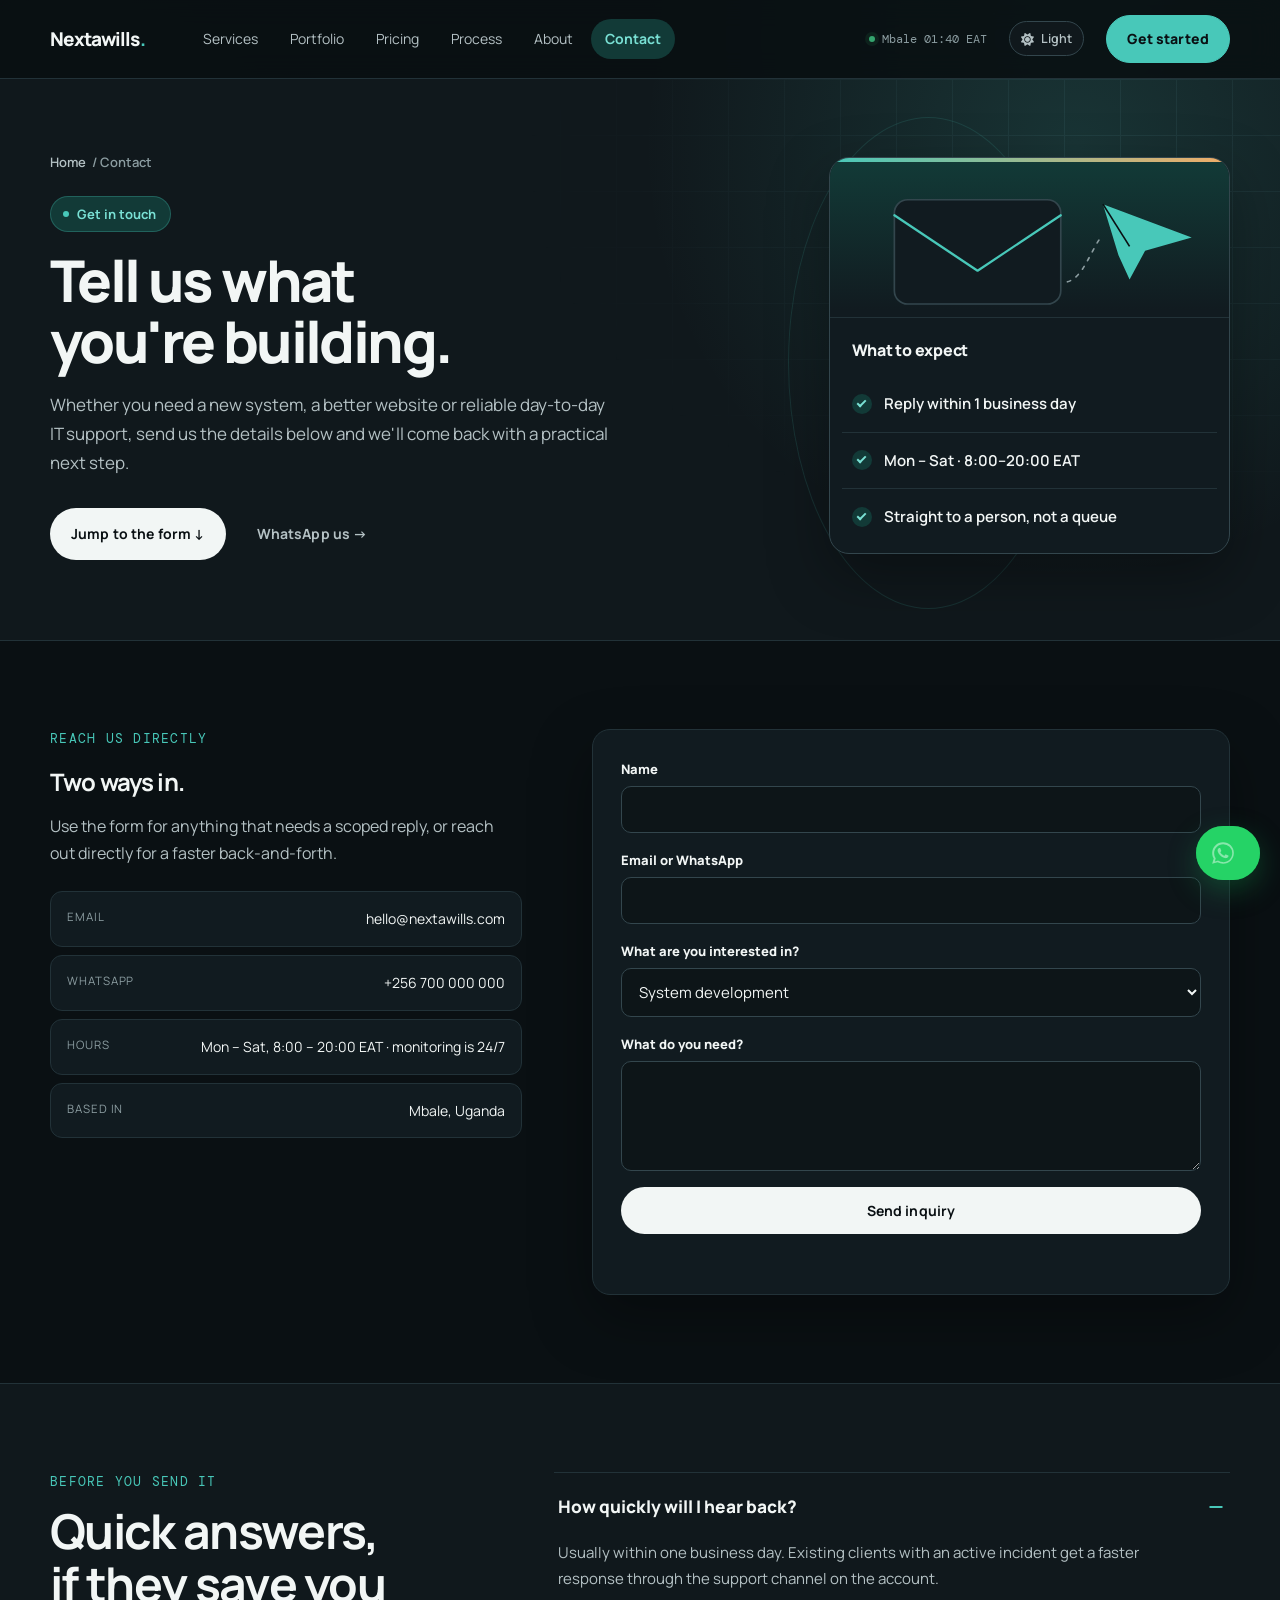
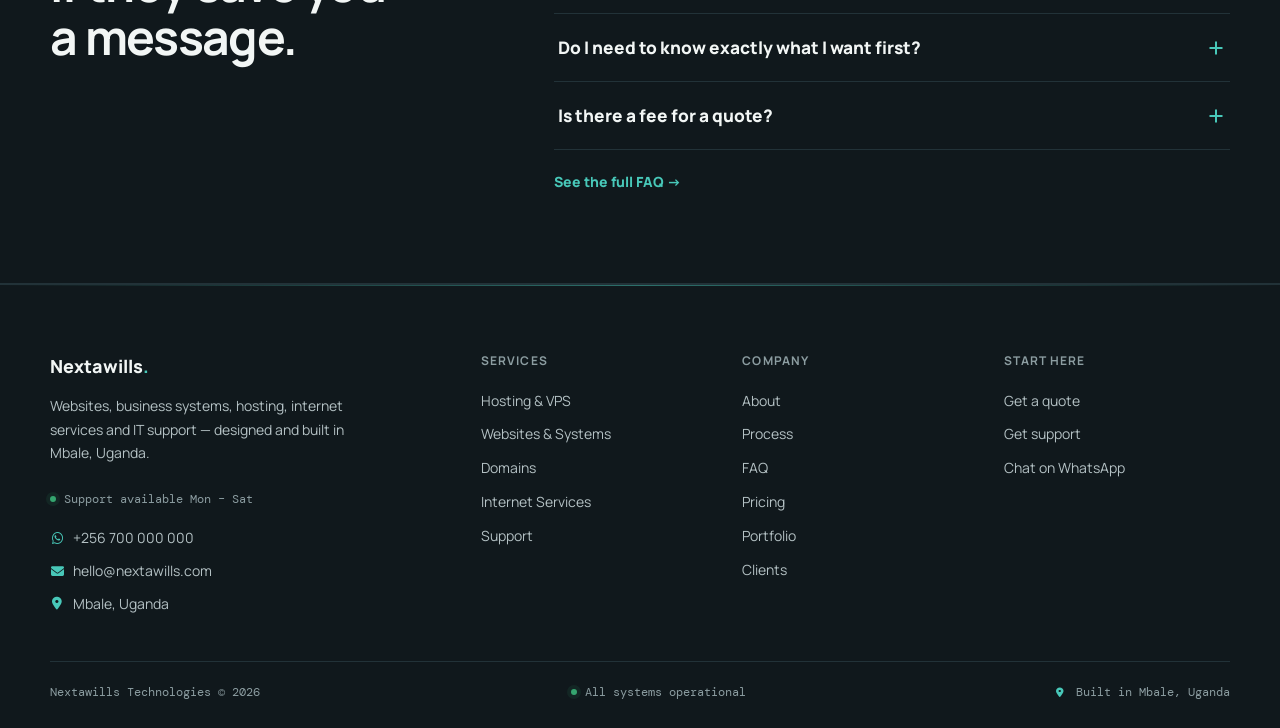
<file: pages/contact.html>
<!DOCTYPE html>
<html lang="en">
<head>
<meta charset="UTF-8">
<meta name="viewport" content="width=device-width, initial-scale=1.0">
<meta name="theme-color" content="#0a1013">
<script>(function(){try{var t=localStorage.getItem('nextawills-theme');document.documentElement.setAttribute('data-theme',t==='light'?'light':'dark');}catch(e){document.documentElement.setAttribute('data-theme','dark');}})();</script>
<title>Contact Nextawills | Start a Project or Get Support</title>
<meta name="description" content="Tell us what you&#x27;re building or what&#x27;s broken. Message Nextawills in Mbale by form, WhatsApp or email — we reply within one business day.">
<link rel="canonical" href="https://www.nextawills.com/pages/contact.html">
<meta property="og:type" content="website">
<meta property="og:site_name" content="Nextawills Technologies">
<meta property="og:title" content="Contact Nextawills | Start a Project or Get Support">
<meta property="og:description" content="Tell us what you&#x27;re building or what&#x27;s broken. Message Nextawills in Mbale by form, WhatsApp or email — we reply within one business day.">
<meta property="og:url" content="https://www.nextawills.com/pages/contact.html">
<meta property="og:image" content="https://www.nextawills.com/assets/og/og-default.jpg">
<meta property="og:image:width" content="1200">
<meta property="og:image:height" content="630">
<meta property="og:image:alt" content="Nextawills Technologies — Systems built to hold up. Websites, business systems, hosting and IT support in Mbale, Uganda.">
<meta name="twitter:card" content="summary_large_image">
<meta name="twitter:title" content="Contact Nextawills | Start a Project or Get Support">
<meta name="twitter:description" content="Tell us what you&#x27;re building or what&#x27;s broken. Message Nextawills in Mbale by form, WhatsApp or email — we reply within one business day.">
<meta name="twitter:image" content="https://www.nextawills.com/assets/og/og-default.jpg">
<meta name="twitter:image:alt" content="Nextawills Technologies — Systems built to hold up. Websites, business systems, hosting and IT support in Mbale, Uganda.">
<link rel="preconnect" href="https://fonts.googleapis.com">
<link href="https://fonts.googleapis.com/css2?family=Manrope:wght@400;500;600;700;800&family=DM+Mono:wght@400;500&display=swap" rel="stylesheet">
<link rel="stylesheet" href="https://cdnjs.cloudflare.com/ajax/libs/font-awesome/6.6.0/css/all.min.css" integrity="sha512-Kc323vGBEqzTmouAECnVceyQqyqdsSiqLQISBL29aUW4U/M7pSPA/gEUZQqv1cwx4OnYxTxve5UMg5GT6L4JJg==" crossorigin="anonymous" referrerpolicy="no-referrer">
<link rel="stylesheet" href="../css/styles.css">
<link rel="icon" type="image/svg+xml" href="../assets/favicon.svg">
<script type="application/ld+json">{"@context":"https://schema.org","@graph":[{"@type":"BreadcrumbList","itemListElement":[{"@type":"ListItem","position":1,"name":"Home","item":"https://www.nextawills.com/"},{"@type":"ListItem","position":2,"name":"Contact","item":"https://www.nextawills.com/pages/contact.html"}]}]}</script>
</head>
<body>
<a class="skip-link" href="#main-content">Skip to content</a>

<header class="nav" id="nav">
  <div class="nav__inner">
    <a href="../index.html" class="nav__logo">Nextawills<span>.</span></a>
    <nav class="nav__links" aria-label="Primary">
      <a href="services.html">Services</a>
      <a href="portfolio.html">Portfolio</a>
      <a href="pricing.html">Pricing</a>
      <a href="process.html">Process</a>
      <a href="about.html">About</a>
      <a href="contact.html">Contact</a>
    </nav>
    <p class="nav__status"><span class="nav__status-dot" aria-hidden="true"></span><span id="navStatusTime">Mbale, Uganda</span></p>
    <button class="theme-toggle" id="themeToggle" type="button" aria-label="Switch to light theme" title="Switch theme"><span class="theme-toggle__icon" aria-hidden="true"><i class="fa-solid fa-sun"></i></span><span class="theme-toggle__label">Light</span></button>
    <a href="contact.html" class="btn btn--ghost nav__cta">Get started</a>
    <button class="nav__toggle" id="navToggle" aria-label="Toggle menu" aria-expanded="false">
      <span></span><span></span><span></span>
    </button>
  </div>
</header>

<main id="main-content" tabindex="-1">
  <section class="page-hero">
    <div class="page-hero__glow" aria-hidden="true"></div>
    <div class="page-hero__inner page-hero__inner--split">
      <div class="page-hero__copy fade-up">
        <p class="breadcrumb"><a href="../index.html">Home</a> / Contact</p>
      <p class="eyebrow">Get in touch</p>
      <h1>Tell us what you're building.</h1>
      <p>Whether you need a new system, a better website or reliable day-to-day IT support, send us the details below and we'll come back with a practical next step.</p>
        <div class="page-hero__actions">
          <a href="#contactForm" class="btn btn--solid">Jump to the form ↓</a><a href="https://wa.me/256700000000" target="_blank" rel="noopener" class="btn btn--text">WhatsApp us →</a>
        </div>
      </div>
      <div class="page-hero__panel fade-up" style="--delay:120ms">
        <div class="hero-orbit hero-orbit--two" aria-hidden="true" style="position:absolute;width:70%;left:-10%;top:-10%;opacity:.35"></div>
        <div class="page-hero__panel-card">
          <svg class="hero-art" viewBox="0 0 360 140" role="presentation" aria-hidden="true" focusable="false"><rect class="art-card" x="58" y="34" width="150" height="94" rx="12"/><path class="art-line" d="M58 48 133 98 208 48"/><path class="art-ink art-dash" d="M214 108c14-4 20-26 30-40" stroke-dasharray="3 6"/><g class="art-float"><polygon class="art-solid" points="246,38 326,68 284,80 270,106 260,84"/><path style="stroke:var(--bg);stroke-width:1.5;fill:none" d="M246 38 270 76"/></g></svg>
          <p class="page-hero__panel-label">What to expect</p>
          <ul class="page-hero__panel-list">
          <li><span class="page-hero__panel-item"><span class="page-hero__panel-dot" aria-hidden="true"></span>Reply within 1 business day</span></li>
          <li><span class="page-hero__panel-item"><span class="page-hero__panel-dot" aria-hidden="true"></span>Mon – Sat · 8:00–20:00 EAT</span></li>
          <li><span class="page-hero__panel-item"><span class="page-hero__panel-dot" aria-hidden="true"></span>Straight to a person, not a queue</span></li>
          </ul>
        </div>
      </div>
    </div>
  </section>

  <section id="reach-us">
    <div class="contact__grid">
      <div class="fade-up">
        <p class="eyebrow">Reach us directly</p>
        <h2>Two ways in.</h2>
        <p class="contact__lede">Use the form for anything that needs a scoped reply, or reach out directly for a faster back-and-forth.</p>

        <div class="contact-channels">
          <a class="contact-channel" href="mailto:hello@nextawills.com">
            <span class="contact-channel__label">Email</span>
            <span class="contact-channel__value">hello@nextawills.com</span>
          </a>
          <a class="contact-channel" href="https://wa.me/256700000000" target="_blank" rel="noopener">
            <span class="contact-channel__label">WhatsApp</span>
            <span class="contact-channel__value">+256 700 000 000</span>
          </a>
          <div class="contact-channel contact-channel--static">
            <span class="contact-channel__label">Hours</span>
            <span class="contact-channel__value">Mon – Sat, 8:00 – 20:00 EAT · monitoring is 24/7</span>
          </div>
          <div class="contact-channel contact-channel--static">
            <span class="contact-channel__label">Based in</span>
            <span class="contact-channel__value">Mbale, Uganda</span>
          </div>
        </div>
      </div>

      <form class="form fade-up" id="contactForm" style="--delay:100ms">
        <div class="form__row">
          <label for="name">Name</label>
          <input id="name" name="name" type="text" required>
        </div>
        <div class="form__row">
          <label for="contact-info">Email or WhatsApp</label>
          <input id="contact-info" name="contact" type="text" required>
        </div>
        <div class="form__row">
          <label for="service">What are you interested in?</label>
          <select id="service" name="service">
            <option value="system-development">System development</option>
            <option value="website-design">Website design</option>
            <option value="hosting">Hosting &amp; VPS</option>
            <option value="automation">Business automation</option>
            <option value="it-support">IT support &amp; maintenance</option>
            <option value="domains">Domains &amp; email</option>
            <option value="other">Something else</option>
          </select>
        </div>
        <div class="form__row">
          <label for="need">What do you need?</label>
          <textarea id="need" name="need" rows="4" required></textarea>
        </div>
        <button type="submit" class="btn btn--solid form__submit">Send inquiry</button>
        <p class="form__status" id="formStatus" role="status"></p>
      </form>
    </div>
  </section>

  <section>
    <div class="section__head fade-up">
      <p class="eyebrow">Before you send it</p>
      <h2>Quick answers, if they save you a message.</h2>
    </div>
    <div class="faq" style="max-width: 760px;">
      <div class="faq__item" data-open="true">
        <button class="faq__q" aria-expanded="false">How quickly will I hear back?<span class="faq__icon" aria-hidden="true"></span></button>
        <div class="faq__a"><p>Usually within one business day. Existing clients with an active incident get a faster response through the support channel on the account.</p></div>
      </div>
      <div class="faq__item" data-open="false">
        <button class="faq__q" aria-expanded="false">Do I need to know exactly what I want first?<span class="faq__icon" aria-hidden="true"></span></button>
        <div class="faq__a"><p>No — a rough description of the problem is enough. Scoping the right plan or build is part of what the first reply is for.</p></div>
      </div>
      <div class="faq__item" data-open="false">
        <button class="faq__q" aria-expanded="false">Is there a fee for a quote?<span class="faq__icon" aria-hidden="true"></span></button>
        <div class="faq__a"><p>No. Scoping and an initial quote are free for both hosting and custom software inquiries.</p></div>
      </div>
    </div>
    <p class="section__more fade-up"><a href="faq.html">See the full FAQ →</a></p>
  </section>
</main>

<footer class="footer">
  <div class="footer__grid">
    <div>
      <a href="../index.html" class="footer__brand">Nextawills<span>.</span></a>
      <p class="footer__tagline">Websites, business systems, hosting, internet services and IT support — designed and built in Mbale, Uganda.</p>
      <p class="footer__status"><span class="nav__status-dot" aria-hidden="true"></span>Support available Mon – Sat</p>
      <div class="footer__contact">
        <a href="https://wa.me/256700000000" target="_blank" rel="noopener"><i class="fa-brands fa-whatsapp" aria-hidden="true"></i>+256 700 000 000</a>
        <a href="mailto:hello@nextawills.com"><i class="fa-solid fa-envelope" aria-hidden="true"></i>hello@nextawills.com</a>
        <span><i class="fa-solid fa-location-dot" aria-hidden="true"></i>Mbale, Uganda</span>
      </div>
    </div>
    <div class="footer__col">
      <h4>Services</h4>
      <a href="hosting.html">Hosting &amp; VPS</a>
      <a href="studio.html">Websites &amp; Systems</a>
      <a href="domains.html">Domains</a>
      <a href="services.html#internet-services">Internet Services</a>
      <a href="help.html">Support</a>
    </div>
    <div class="footer__col">
      <h4>Company</h4>
      <a href="about.html">About</a>
      <a href="process.html">Process</a>
      <a href="faq.html">FAQ</a>
      <a href="pricing.html">Pricing</a>
      <a href="portfolio.html">Portfolio</a>
      <a href="../index.html#clients">Clients</a>
    </div>
    <div class="footer__col">
      <h4>Start here</h4>
      <a href="contact.html">Get a quote</a>
      <a href="help.html">Get support</a>
      <a href="https://wa.me/256700000000" target="_blank" rel="noopener">Chat on WhatsApp</a>
    </div>
  </div>
  <div class="footer__inner">
    <p>Nextawills Technologies © 2026</p>
    <p class="footer__inner-status"><span class="nav__status-dot" aria-hidden="true"></span>All systems operational</p>
    <p><i class="fa-solid fa-location-dot" aria-hidden="true"></i> Built in Mbale, Uganda</p>
  </div>
</footer>

<script src="../js/main.js"></script>
</body>
</html>
</file>
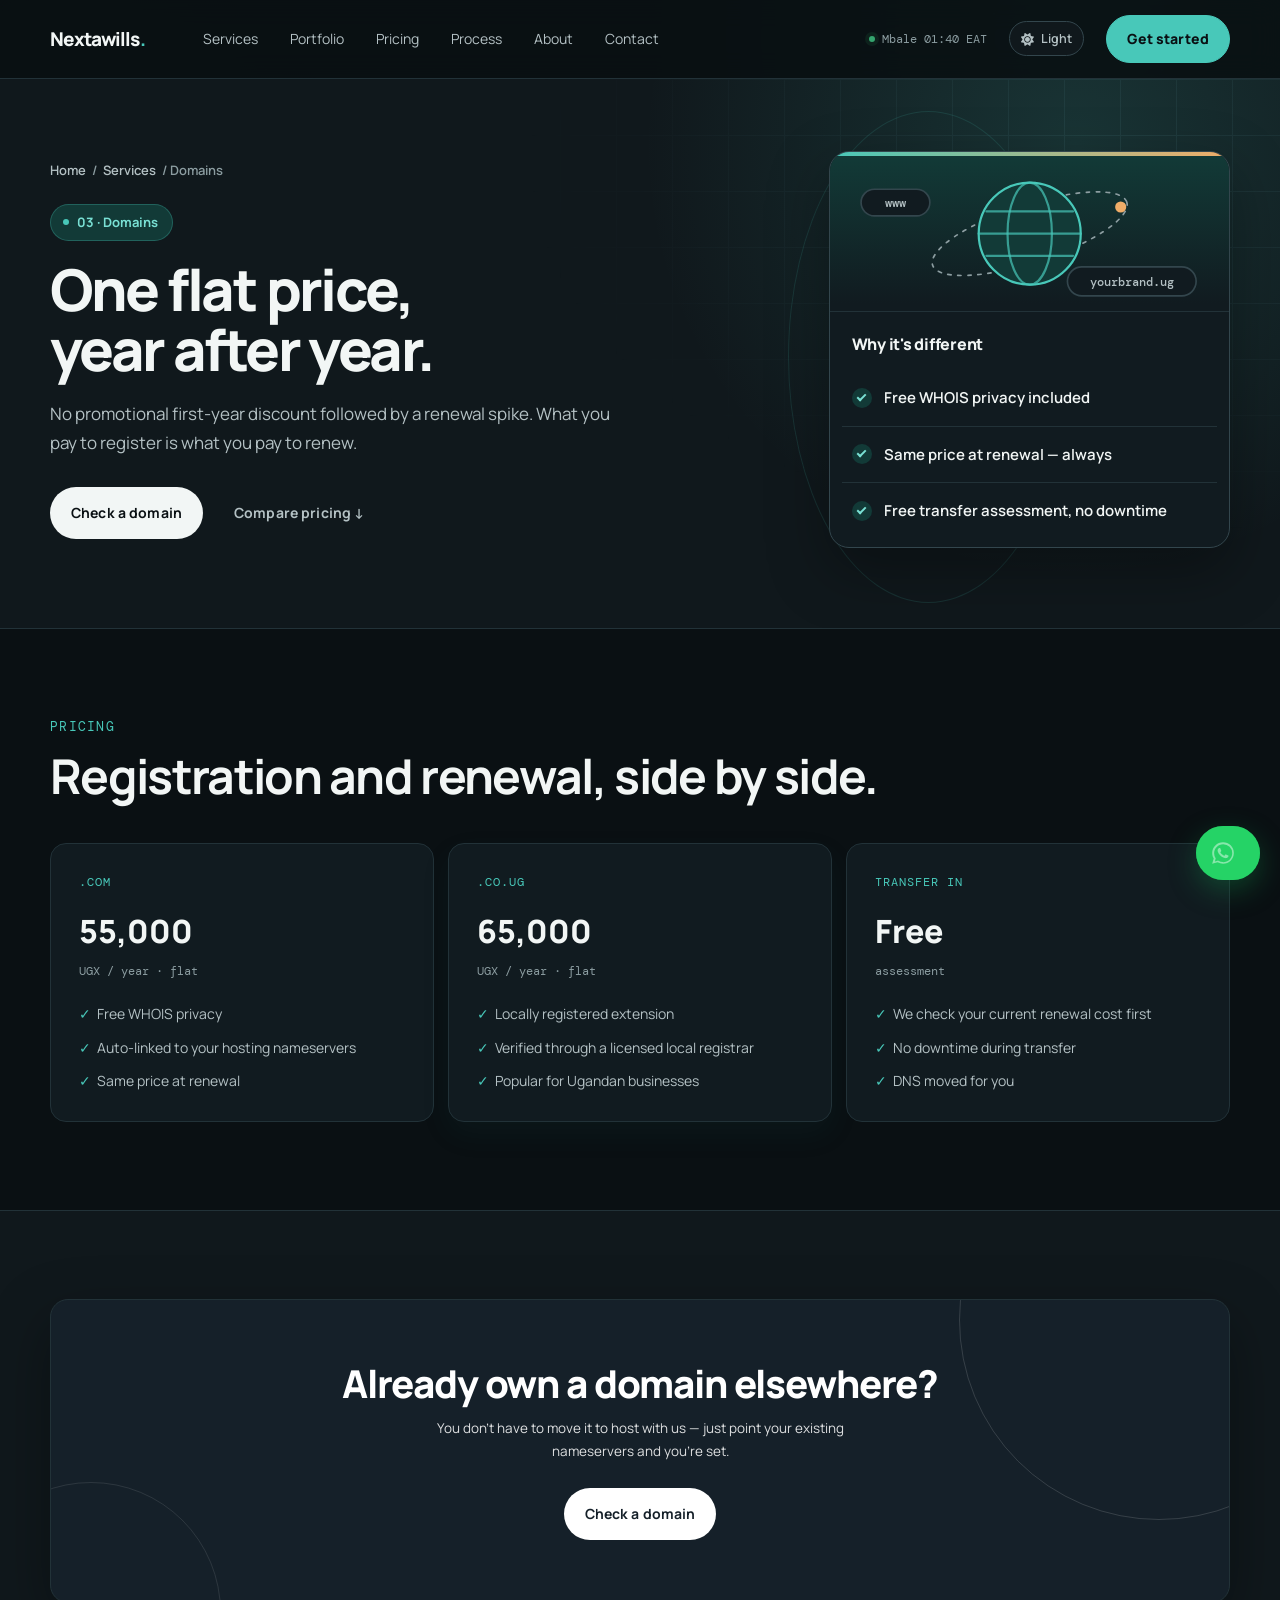
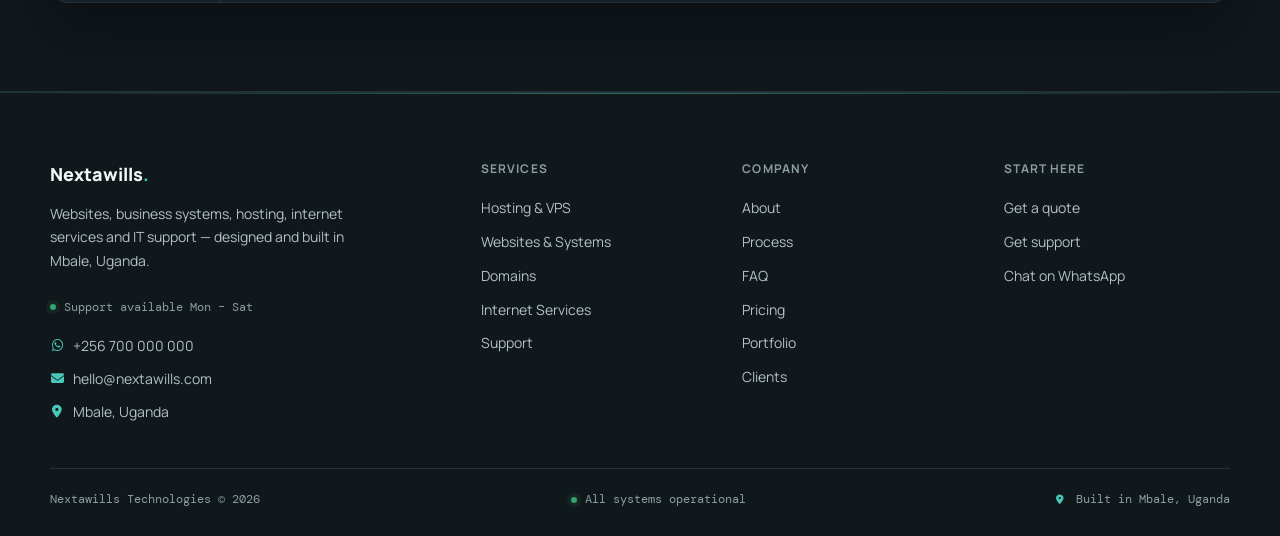
<file: pages/domains.html>
<!DOCTYPE html>
<html lang="en">
<head>
<meta charset="UTF-8">
<meta name="viewport" content="width=device-width, initial-scale=1.0">
<meta name="theme-color" content="#0a1013">
<script>(function(){try{var t=localStorage.getItem('nextawills-theme');document.documentElement.setAttribute('data-theme',t==='light'?'light':'dark');}catch(e){document.documentElement.setAttribute('data-theme','dark');}})();</script>
<title>Domain Registration &amp; Renewal in Uganda | Nextawills</title>
<meta name="description" content="Register .com and .co.ug domains at flat, published prices — what you&#x27;re quoted is what you pay at renewal. Local support from our team in Mbale.">
<link rel="canonical" href="https://www.nextawills.com/pages/domains.html">
<meta property="og:type" content="website">
<meta property="og:site_name" content="Nextawills Technologies">
<meta property="og:title" content="Domain Registration &amp; Renewal in Uganda | Nextawills">
<meta property="og:description" content="Register .com and .co.ug domains at flat, published prices — what you&#x27;re quoted is what you pay at renewal. Local support from our team in Mbale.">
<meta property="og:url" content="https://www.nextawills.com/pages/domains.html">
<meta property="og:image" content="https://www.nextawills.com/assets/og/og-default.jpg">
<meta property="og:image:width" content="1200">
<meta property="og:image:height" content="630">
<meta property="og:image:alt" content="Nextawills Technologies — Systems built to hold up. Websites, business systems, hosting and IT support in Mbale, Uganda.">
<meta name="twitter:card" content="summary_large_image">
<meta name="twitter:title" content="Domain Registration &amp; Renewal in Uganda | Nextawills">
<meta name="twitter:description" content="Register .com and .co.ug domains at flat, published prices — what you&#x27;re quoted is what you pay at renewal. Local support from our team in Mbale.">
<meta name="twitter:image" content="https://www.nextawills.com/assets/og/og-default.jpg">
<meta name="twitter:image:alt" content="Nextawills Technologies — Systems built to hold up. Websites, business systems, hosting and IT support in Mbale, Uganda.">
<link rel="preconnect" href="https://fonts.googleapis.com">
<link href="https://fonts.googleapis.com/css2?family=Manrope:wght@400;500;600;700;800&family=DM+Mono:wght@400;500&display=swap" rel="stylesheet">
<link rel="stylesheet" href="https://cdnjs.cloudflare.com/ajax/libs/font-awesome/6.6.0/css/all.min.css" integrity="sha512-Kc323vGBEqzTmouAECnVceyQqyqdsSiqLQISBL29aUW4U/M7pSPA/gEUZQqv1cwx4OnYxTxve5UMg5GT6L4JJg==" crossorigin="anonymous" referrerpolicy="no-referrer">
<link rel="stylesheet" href="../css/styles.css">
<link rel="icon" type="image/svg+xml" href="../assets/favicon.svg">
<script type="application/ld+json">{"@context":"https://schema.org","@graph":[{"@type":"BreadcrumbList","itemListElement":[{"@type":"ListItem","position":1,"name":"Home","item":"https://www.nextawills.com/"},{"@type":"ListItem","position":2,"name":"Domains","item":"https://www.nextawills.com/pages/domains.html"}]}]}</script>
</head>
<body>
<a class="skip-link" href="#main-content">Skip to content</a>

<header class="nav" id="nav">
  <div class="nav__inner">
    <a href="../index.html" class="nav__logo">Nextawills<span>.</span></a>
    <nav class="nav__links" aria-label="Primary">
      <a href="services.html">Services</a>
      <a href="portfolio.html">Portfolio</a>
      <a href="pricing.html">Pricing</a>
      <a href="process.html">Process</a>
      <a href="about.html">About</a>
      <a href="contact.html">Contact</a>
    </nav>
    <p class="nav__status"><span class="nav__status-dot" aria-hidden="true"></span><span id="navStatusTime">Mbale, Uganda</span></p>
    <button class="theme-toggle" id="themeToggle" type="button" aria-label="Switch to light theme" title="Switch theme"><span class="theme-toggle__icon" aria-hidden="true"><i class="fa-solid fa-sun"></i></span><span class="theme-toggle__label">Light</span></button>
    <a href="contact.html" class="btn btn--ghost nav__cta">Get started</a>
    <button class="nav__toggle" id="navToggle" aria-label="Toggle menu" aria-expanded="false">
      <span></span><span></span><span></span>
    </button>
  </div>
</header>

<main id="main-content" tabindex="-1">
  <section class="page-hero">
    <div class="page-hero__glow" aria-hidden="true"></div>
    <div class="page-hero__inner page-hero__inner--split">
      <div class="page-hero__copy fade-up">
        <p class="breadcrumb"><a href="../index.html">Home</a> / <a href="services.html">Services</a> / Domains</p>
      <p class="eyebrow">03 · Domains</p>
      <h1>One flat price, year after year.</h1>
      <p>No promotional first-year discount followed by a renewal spike. What you pay to register is what you pay to renew.</p>
        <div class="page-hero__actions">
          <a href="contact.html" class="btn btn--solid">Check a domain</a><a href="#compare" class="btn btn--text">Compare pricing ↓</a>
        </div>
      </div>
      <div class="page-hero__panel fade-up" style="--delay:120ms">
        <div class="hero-orbit hero-orbit--two" aria-hidden="true" style="position:absolute;width:70%;left:-10%;top:-10%;opacity:.35"></div>
        <div class="page-hero__panel-card">
          <svg class="hero-art" viewBox="0 0 360 140" role="presentation" aria-hidden="true" focusable="false"><ellipse class="art-ink" cx="180" cy="70" rx="92" ry="26" transform="rotate(-18 180 70)" stroke-dasharray="3 6" fill="none"/><circle class="art-soft" cx="180" cy="70" r="46"/><circle class="art-line" cx="180" cy="70" r="46"/><ellipse class="art-line" cx="180" cy="70" rx="20" ry="46" opacity=".7"/><path class="art-line" d="M134 70H226M141 50H219M141 90H219" opacity=".7"/><circle class="art-warm art-blink" cx="262" cy="46" r="5"/><rect class="art-card" x="28" y="30" width="62" height="24" rx="12"/><text x="59" y="46" text-anchor="middle" class="art-text">www</text><rect class="art-card" x="214" y="100" width="116" height="26" rx="13"/><text x="272" y="117" text-anchor="middle" class="art-text">yourbrand.ug</text></svg>
          <p class="page-hero__panel-label">Why it's different</p>
          <ul class="page-hero__panel-list">
          <li><span class="page-hero__panel-item"><span class="page-hero__panel-dot" aria-hidden="true"></span>Free WHOIS privacy included</span></li>
          <li><span class="page-hero__panel-item"><span class="page-hero__panel-dot" aria-hidden="true"></span>Same price at renewal — always</span></li>
          <li><span class="page-hero__panel-item"><span class="page-hero__panel-dot" aria-hidden="true"></span>Free transfer assessment, no downtime</span></li>
          </ul>
        </div>
      </div>
    </div>
  </section>

  <section id="compare">
    <div class="section__head fade-up">
      <p class="eyebrow">Pricing</p>
      <h2>Registration and renewal, side by side.</h2>
    </div>
    <div class="plans">
      <div class="plan fade-up">
        <p class="plan__name">.com</p>
        <p class="plan__price">55,000</p>
        <p class="plan__period">UGX / year · flat</p>
        <ul>
          <li>Free WHOIS privacy</li>
          <li>Auto-linked to your hosting nameservers</li>
          <li>Same price at renewal</li>
        </ul>
      </div>
      <div class="plan plan--highlight fade-up" style="--delay:80ms">
        <p class="plan__name">.co.ug</p>
        <p class="plan__price">65,000</p>
        <p class="plan__period">UGX / year · flat</p>
        <ul>
          <li>Locally registered extension</li>
          <li>Verified through a licensed local registrar</li>
          <li>Popular for Ugandan businesses</li>
        </ul>
      </div>
      <div class="plan fade-up" style="--delay:160ms">
        <p class="plan__name">Transfer in</p>
        <p class="plan__price">Free</p>
        <p class="plan__period">assessment</p>
        <ul>
          <li>We check your current renewal cost first</li>
          <li>No downtime during transfer</li>
          <li>DNS moved for you</li>
        </ul>
      </div>
    </div>
  </section>

  <section>
    <div class="cta-band fade-up">
      <h2>Already own a domain elsewhere?</h2>
      <p>You don't have to move it to host with us — just point your existing nameservers and you're set.</p>
      <a href="contact.html" class="btn btn--solid">Check a domain</a>
    </div>
  </section>
</main>

<footer class="footer">
  <div class="footer__grid">
    <div>
      <a href="../index.html" class="footer__brand">Nextawills<span>.</span></a>
      <p class="footer__tagline">Websites, business systems, hosting, internet services and IT support — designed and built in Mbale, Uganda.</p>
      <p class="footer__status"><span class="nav__status-dot" aria-hidden="true"></span>Support available Mon – Sat</p>
      <div class="footer__contact">
        <a href="https://wa.me/256700000000" target="_blank" rel="noopener"><i class="fa-brands fa-whatsapp" aria-hidden="true"></i>+256 700 000 000</a>
        <a href="mailto:hello@nextawills.com"><i class="fa-solid fa-envelope" aria-hidden="true"></i>hello@nextawills.com</a>
        <span><i class="fa-solid fa-location-dot" aria-hidden="true"></i>Mbale, Uganda</span>
      </div>
    </div>
    <div class="footer__col">
      <h4>Services</h4>
      <a href="hosting.html">Hosting &amp; VPS</a>
      <a href="studio.html">Websites &amp; Systems</a>
      <a href="domains.html">Domains</a>
      <a href="services.html#internet-services">Internet Services</a>
      <a href="help.html">Support</a>
    </div>
    <div class="footer__col">
      <h4>Company</h4>
      <a href="about.html">About</a>
      <a href="process.html">Process</a>
      <a href="faq.html">FAQ</a>
      <a href="pricing.html">Pricing</a>
      <a href="portfolio.html">Portfolio</a>
      <a href="../index.html#clients">Clients</a>
    </div>
    <div class="footer__col">
      <h4>Start here</h4>
      <a href="contact.html">Get a quote</a>
      <a href="help.html">Get support</a>
      <a href="https://wa.me/256700000000" target="_blank" rel="noopener">Chat on WhatsApp</a>
    </div>
  </div>
  <div class="footer__inner">
    <p>Nextawills Technologies © 2026</p>
    <p class="footer__inner-status"><span class="nav__status-dot" aria-hidden="true"></span>All systems operational</p>
    <p><i class="fa-solid fa-location-dot" aria-hidden="true"></i> Built in Mbale, Uganda</p>
  </div>
</footer>

<script src="../js/main.js"></script>
</body>
</html>
</file>
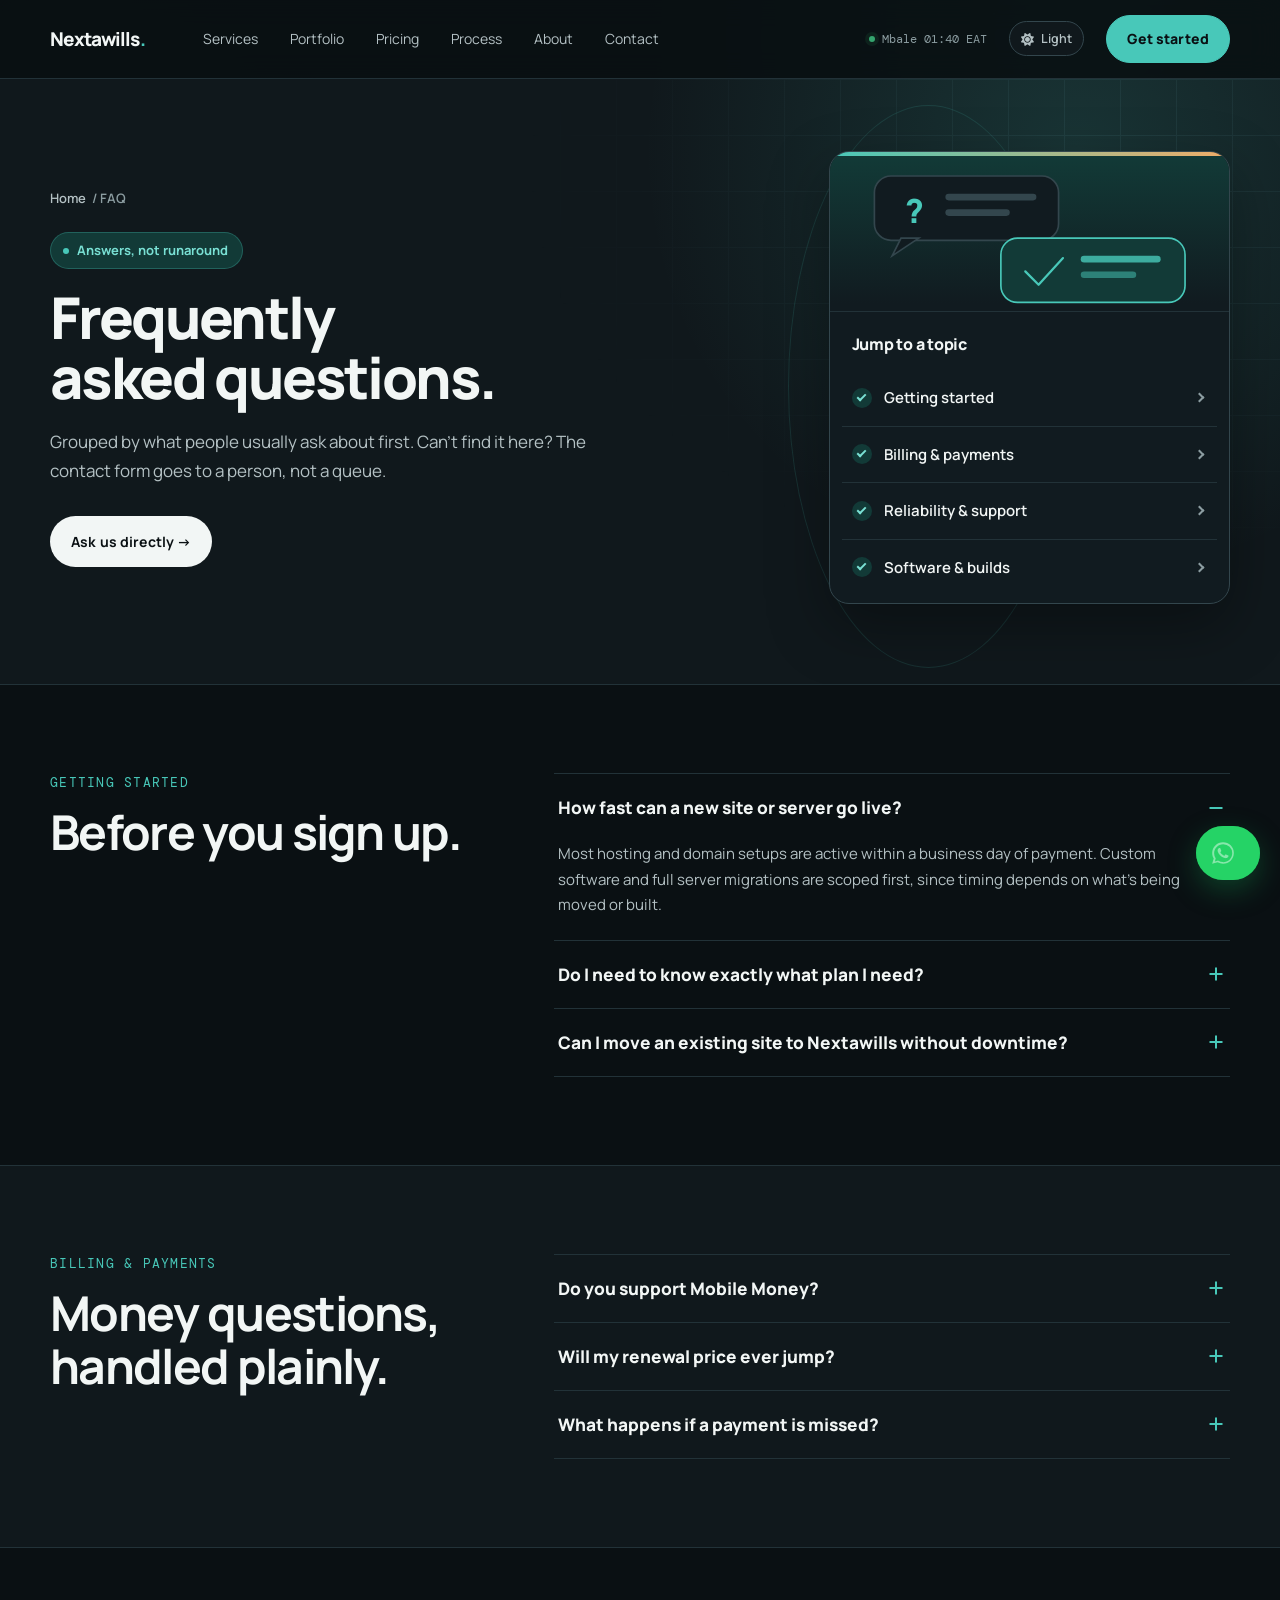
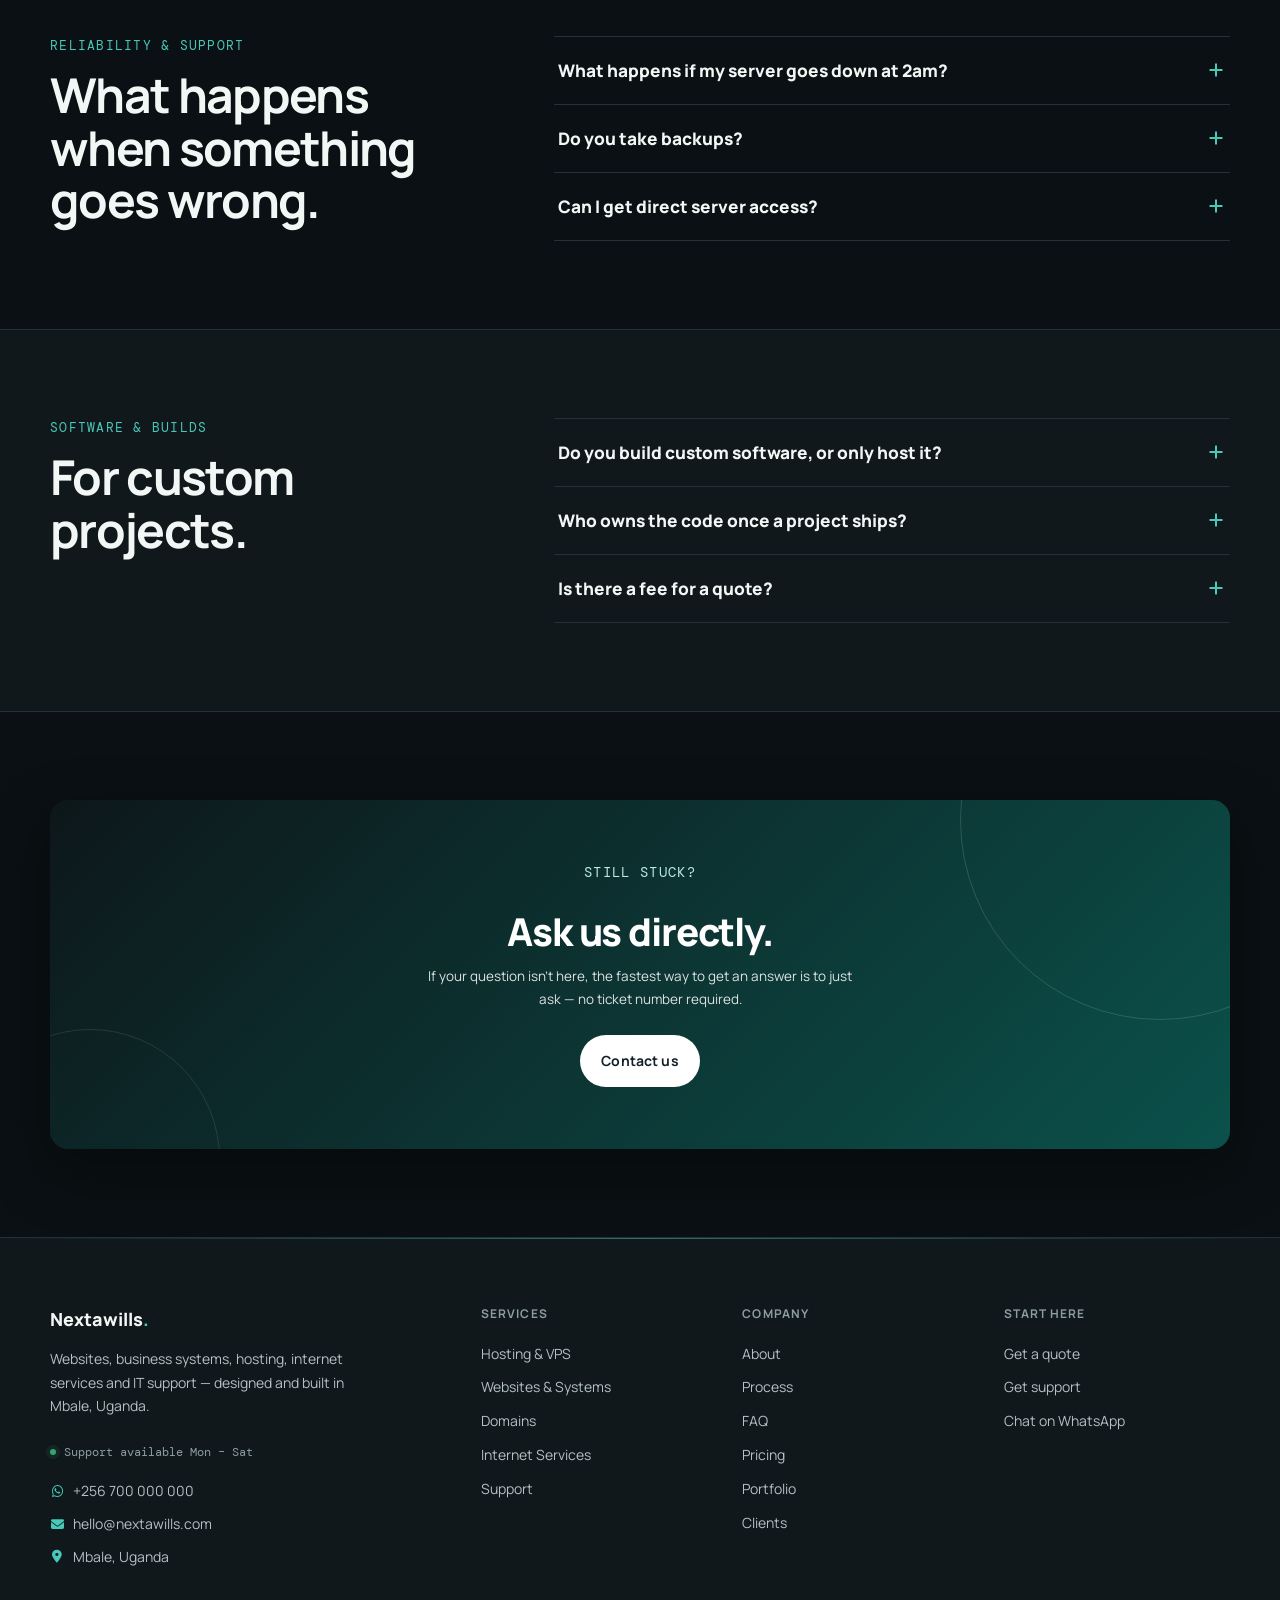
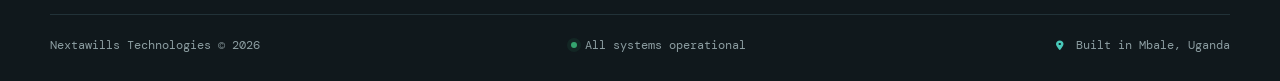
<file: pages/faq.html>
<!DOCTYPE html>
<html lang="en">
<head>
<meta charset="UTF-8">
<meta name="viewport" content="width=device-width, initial-scale=1.0">
<meta name="theme-color" content="#0a1013">
<script>(function(){try{var t=localStorage.getItem('nextawills-theme');document.documentElement.setAttribute('data-theme',t==='light'?'light':'dark');}catch(e){document.documentElement.setAttribute('data-theme','dark');}})();</script>
<title>FAQ: Hosting, Billing, Domains &amp; Support | Nextawills</title>
<meta name="description" content="Answers to common questions about getting started, billing and Mobile Money, reliability and backups, custom software and quotes from Nextawills.">
<link rel="canonical" href="https://www.nextawills.com/pages/faq.html">
<meta property="og:type" content="website">
<meta property="og:site_name" content="Nextawills Technologies">
<meta property="og:title" content="FAQ: Hosting, Billing, Domains &amp; Support | Nextawills">
<meta property="og:description" content="Answers to common questions about getting started, billing and Mobile Money, reliability and backups, custom software and quotes from Nextawills.">
<meta property="og:url" content="https://www.nextawills.com/pages/faq.html">
<meta property="og:image" content="https://www.nextawills.com/assets/og/og-default.jpg">
<meta property="og:image:width" content="1200">
<meta property="og:image:height" content="630">
<meta property="og:image:alt" content="Nextawills Technologies — Systems built to hold up. Websites, business systems, hosting and IT support in Mbale, Uganda.">
<meta name="twitter:card" content="summary_large_image">
<meta name="twitter:title" content="FAQ: Hosting, Billing, Domains &amp; Support | Nextawills">
<meta name="twitter:description" content="Answers to common questions about getting started, billing and Mobile Money, reliability and backups, custom software and quotes from Nextawills.">
<meta name="twitter:image" content="https://www.nextawills.com/assets/og/og-default.jpg">
<meta name="twitter:image:alt" content="Nextawills Technologies — Systems built to hold up. Websites, business systems, hosting and IT support in Mbale, Uganda.">
<link rel="preconnect" href="https://fonts.googleapis.com">
<link href="https://fonts.googleapis.com/css2?family=Manrope:wght@400;500;600;700;800&family=DM+Mono:wght@400;500&display=swap" rel="stylesheet">
<link rel="stylesheet" href="https://cdnjs.cloudflare.com/ajax/libs/font-awesome/6.6.0/css/all.min.css" integrity="sha512-Kc323vGBEqzTmouAECnVceyQqyqdsSiqLQISBL29aUW4U/M7pSPA/gEUZQqv1cwx4OnYxTxve5UMg5GT6L4JJg==" crossorigin="anonymous" referrerpolicy="no-referrer">
<link rel="stylesheet" href="../css/styles.css">
<link rel="icon" type="image/svg+xml" href="../assets/favicon.svg">
<script type="application/ld+json">{"@context":"https://schema.org","@graph":[{"@type":"BreadcrumbList","itemListElement":[{"@type":"ListItem","position":1,"name":"Home","item":"https://www.nextawills.com/"},{"@type":"ListItem","position":2,"name":"FAQ","item":"https://www.nextawills.com/pages/faq.html"}]},{"@type":"FAQPage","mainEntity":[{"@type":"Question","name":"How fast can a new site or server go live?","acceptedAnswer":{"@type":"Answer","text":"Most hosting and domain setups are active within a business day of payment. Custom software and full server migrations are scoped first, since timing depends on what's being moved or built."}},{"@type":"Question","name":"Do I need to know exactly what plan I need?","acceptedAnswer":{"@type":"Answer","text":"No. Tell us your traffic, storage, and client count and we'll recommend the smallest plan that won't need upgrading in three months — never the biggest one available."}},{"@type":"Question","name":"Can I move an existing site to Nextawills without downtime?","acceptedAnswer":{"@type":"Answer","text":"In almost all cases, yes. We provision and test the new environment first, then cut DNS over once everything checks out — visitors shouldn't notice the switch."}},{"@type":"Question","name":"Do you support Mobile Money?","acceptedAnswer":{"@type":"Answer","text":"Yes — MTN and Airtel Mobile Money are both supported alongside card payments, and accounts activate or suspend automatically against the invoice."}},{"@type":"Question","name":"Will my renewal price ever jump?","acceptedAnswer":{"@type":"Answer","text":"No. Domain and hosting pricing is flat — what you're quoted at signup is what you pay at renewal, with no promotional-then-inflated pattern."}},{"@type":"Question","name":"What happens if a payment is missed?","acceptedAnswer":{"@type":"Answer","text":"You'll get an automatic reminder before the due date. Accounts are suspended (not deleted) on non-payment, with a grace window to settle the invoice and restore service."}},{"@type":"Question","name":"What happens if my server goes down at 2am?","acceptedAnswer":{"@type":"Answer","text":"Infrastructure is monitored around the clock, and alerts page a real person — not just a status dashboard. Our average support response is a few minutes, day or night."}},{"@type":"Question","name":"Do you take backups?","acceptedAnswer":{"@type":"Answer","text":"Yes, on a regular automated schedule for managed plans. We recommend keeping an independent copy of anything mission-critical regardless of host."}},{"@type":"Question","name":"Can I get direct server access?","acceptedAnswer":{"@type":"Answer","text":"Yes — SSH and control-panel access are provided by default. Nothing about your own account is withheld to make switching providers harder."}},{"@type":"Question","name":"Do you build custom software, or only host it?","acceptedAnswer":{"@type":"Answer","text":"Both. The Websites & Systems team codes dashboards, internal tools, and client-facing sites, and hands them straight to the same infrastructure team that hosts them — one point of contact for both."}},{"@type":"Question","name":"Who owns the code once a project ships?","acceptedAnswer":{"@type":"Answer","text":"You do. Source code, documentation, and access are handed over at completion — there's no dependency on us to make future edits."}},{"@type":"Question","name":"Is there a fee for a quote?","acceptedAnswer":{"@type":"Answer","text":"No. Scoping and an initial quote are free for both hosting and custom software inquiries."}}]}]}</script>
</head>
<body>
<a class="skip-link" href="#main-content">Skip to content</a>

<header class="nav" id="nav">
  <div class="nav__inner">
    <a href="../index.html" class="nav__logo">Nextawills<span>.</span></a>
    <nav class="nav__links" aria-label="Primary">
      <a href="services.html">Services</a>
      <a href="portfolio.html">Portfolio</a>
      <a href="pricing.html">Pricing</a>
      <a href="process.html">Process</a>
      <a href="about.html">About</a>
      <a href="contact.html">Contact</a>
    </nav>
    <p class="nav__status"><span class="nav__status-dot" aria-hidden="true"></span><span id="navStatusTime">Mbale, Uganda</span></p>
    <button class="theme-toggle" id="themeToggle" type="button" aria-label="Switch to light theme" title="Switch theme"><span class="theme-toggle__icon" aria-hidden="true"><i class="fa-solid fa-sun"></i></span><span class="theme-toggle__label">Light</span></button>
    <a href="contact.html" class="btn btn--ghost nav__cta">Get started</a>
    <button class="nav__toggle" id="navToggle" aria-label="Toggle menu" aria-expanded="false">
      <span></span><span></span><span></span>
    </button>
  </div>
</header>

<main id="main-content" tabindex="-1">
  <section class="page-hero">
    <div class="page-hero__glow" aria-hidden="true"></div>
    <div class="page-hero__inner page-hero__inner--split">
      <div class="page-hero__copy fade-up">
        <p class="breadcrumb"><a href="../index.html">Home</a> / FAQ</p>
      <p class="eyebrow">Answers, not runaround</p>
      <h1>Frequently asked questions.</h1>
      <p>Grouped by what people usually ask about first. Can't find it here? The contact form goes to a person, not a queue.</p>
        <div class="page-hero__actions">
          <a href="contact.html" class="btn btn--solid">Ask us directly →</a>
        </div>
      </div>
      <div class="page-hero__panel fade-up" style="--delay:120ms">
        <div class="hero-orbit hero-orbit--two" aria-hidden="true" style="position:absolute;width:70%;left:-10%;top:-10%;opacity:.35"></div>
        <div class="page-hero__panel-card">
          <svg class="hero-art" viewBox="0 0 360 140" role="presentation" aria-hidden="true" focusable="false"><rect class="art-card" x="40" y="18" width="166" height="58" rx="15"/><path class="art-card" d="M64 74l-8 16 24-16z"/><text x="68" y="60" style="font:800 30px var(--font-display);fill:var(--accent)">?</text><rect class="art-mute" x="104" y="34" width="82" height="6" rx="3"/><rect class="art-mute" x="104" y="48" width="58" height="6" rx="3"/><rect class="art-soft" x="154" y="74" width="166" height="58" rx="15" style="stroke:var(--accent);stroke-width:1.5"/><polyline class="art-line" points="176,104 188,116 210,92"/><rect class="art-solid" x="226" y="90" width="72" height="6" rx="3" opacity=".8"/><rect class="art-solid" x="226" y="104" width="50" height="6" rx="3" opacity=".5"/></svg>
          <p class="page-hero__panel-label">Jump to a topic</p>
          <ul class="page-hero__panel-list">
          <li><a href="#getting-started"><span class="page-hero__panel-dot" aria-hidden="true"></span>Getting started</a></li>
          <li><a href="#billing"><span class="page-hero__panel-dot" aria-hidden="true"></span>Billing & payments</a></li>
          <li><a href="#reliability"><span class="page-hero__panel-dot" aria-hidden="true"></span>Reliability & support</a></li>
          <li><a href="#software"><span class="page-hero__panel-dot" aria-hidden="true"></span>Software & builds</a></li>
          </ul>
        </div>
      </div>
    </div>
  </section>

  <section id="getting-started">
    <div class="section__head fade-up">
      <p class="eyebrow">Getting started</p>
      <h2>Before you sign up.</h2>
    </div>
    <div class="faq fade-up">
      <div class="faq__item" data-open="true">
        <button class="faq__q" aria-expanded="false">How fast can a new site or server go live?<span class="faq__icon" aria-hidden="true"></span></button>
        <div class="faq__a"><p>Most hosting and domain setups are active within a business day of payment. Custom software and full server migrations are scoped first, since timing depends on what's being moved or built.</p></div>
      </div>
      <div class="faq__item" data-open="false">
        <button class="faq__q" aria-expanded="false">Do I need to know exactly what plan I need?<span class="faq__icon" aria-hidden="true"></span></button>
        <div class="faq__a"><p>No. Tell us your traffic, storage, and client count and we'll recommend the smallest plan that won't need upgrading in three months — never the biggest one available.</p></div>
      </div>
      <div class="faq__item" data-open="false">
        <button class="faq__q" aria-expanded="false">Can I move an existing site to Nextawills without downtime?<span class="faq__icon" aria-hidden="true"></span></button>
        <div class="faq__a"><p>In almost all cases, yes. We provision and test the new environment first, then cut DNS over once everything checks out — visitors shouldn't notice the switch.</p></div>
      </div>
    </div>
  </section>

  <section id="billing">
    <div class="section__head fade-up">
      <p class="eyebrow">Billing &amp; payments</p>
      <h2>Money questions, handled plainly.</h2>
    </div>
    <div class="faq fade-up">
      <div class="faq__item" data-open="false">
        <button class="faq__q" aria-expanded="false">Do you support Mobile Money?<span class="faq__icon" aria-hidden="true"></span></button>
        <div class="faq__a"><p>Yes — MTN and Airtel Mobile Money are both supported alongside card payments, and accounts activate or suspend automatically against the invoice.</p></div>
      </div>
      <div class="faq__item" data-open="false">
        <button class="faq__q" aria-expanded="false">Will my renewal price ever jump?<span class="faq__icon" aria-hidden="true"></span></button>
        <div class="faq__a"><p>No. Domain and hosting pricing is flat — what you're quoted at signup is what you pay at renewal, with no promotional-then-inflated pattern.</p></div>
      </div>
      <div class="faq__item" data-open="false">
        <button class="faq__q" aria-expanded="false">What happens if a payment is missed?<span class="faq__icon" aria-hidden="true"></span></button>
        <div class="faq__a"><p>You'll get an automatic reminder before the due date. Accounts are suspended (not deleted) on non-payment, with a grace window to settle the invoice and restore service.</p></div>
      </div>
    </div>
  </section>

  <section id="reliability">
    <div class="section__head fade-up">
      <p class="eyebrow">Reliability &amp; support</p>
      <h2>What happens when something goes wrong.</h2>
    </div>
    <div class="faq fade-up">
      <div class="faq__item" data-open="false">
        <button class="faq__q" aria-expanded="false">What happens if my server goes down at 2am?<span class="faq__icon" aria-hidden="true"></span></button>
        <div class="faq__a"><p>Infrastructure is monitored around the clock, and alerts page a real person — not just a status dashboard. Our average support response is a few minutes, day or night.</p></div>
      </div>
      <div class="faq__item" data-open="false">
        <button class="faq__q" aria-expanded="false">Do you take backups?<span class="faq__icon" aria-hidden="true"></span></button>
        <div class="faq__a"><p>Yes, on a regular automated schedule for managed plans. We recommend keeping an independent copy of anything mission-critical regardless of host.</p></div>
      </div>
      <div class="faq__item" data-open="false">
        <button class="faq__q" aria-expanded="false">Can I get direct server access?<span class="faq__icon" aria-hidden="true"></span></button>
        <div class="faq__a"><p>Yes — SSH and control-panel access are provided by default. Nothing about your own account is withheld to make switching providers harder.</p></div>
      </div>
    </div>
  </section>

  <section id="software">
    <div class="section__head fade-up">
      <p class="eyebrow">Software &amp; builds</p>
      <h2>For custom projects.</h2>
    </div>
    <div class="faq fade-up">
      <div class="faq__item" data-open="false">
        <button class="faq__q" aria-expanded="false">Do you build custom software, or only host it?<span class="faq__icon" aria-hidden="true"></span></button>
        <div class="faq__a"><p>Both. The Websites &amp; Systems team codes dashboards, internal tools, and client-facing sites, and hands them straight to the same infrastructure team that hosts them — one point of contact for both.</p></div>
      </div>
      <div class="faq__item" data-open="false">
        <button class="faq__q" aria-expanded="false">Who owns the code once a project ships?<span class="faq__icon" aria-hidden="true"></span></button>
        <div class="faq__a"><p>You do. Source code, documentation, and access are handed over at completion — there's no dependency on us to make future edits.</p></div>
      </div>
      <div class="faq__item" data-open="false">
        <button class="faq__q" aria-expanded="false">Is there a fee for a quote?<span class="faq__icon" aria-hidden="true"></span></button>
        <div class="faq__a"><p>No. Scoping and an initial quote are free for both hosting and custom software inquiries.</p></div>
      </div>
    </div>
  </section>

  <section>
    <div class="cta-band cta-band--wide fade-up">
      <p class="eyebrow">Still stuck?</p>
      <h2>Ask us directly.</h2>
      <p>If your question isn't here, the fastest way to get an answer is to just ask — no ticket number required.</p>
      <a href="contact.html" class="btn btn--solid">Contact us</a>
    </div>
  </section>
</main>

<footer class="footer">
  <div class="footer__grid">
    <div>
      <a href="../index.html" class="footer__brand">Nextawills<span>.</span></a>
      <p class="footer__tagline">Websites, business systems, hosting, internet services and IT support — designed and built in Mbale, Uganda.</p>
      <p class="footer__status"><span class="nav__status-dot" aria-hidden="true"></span>Support available Mon – Sat</p>
      <div class="footer__contact">
        <a href="https://wa.me/256700000000" target="_blank" rel="noopener"><i class="fa-brands fa-whatsapp" aria-hidden="true"></i>+256 700 000 000</a>
        <a href="mailto:hello@nextawills.com"><i class="fa-solid fa-envelope" aria-hidden="true"></i>hello@nextawills.com</a>
        <span><i class="fa-solid fa-location-dot" aria-hidden="true"></i>Mbale, Uganda</span>
      </div>
    </div>
    <div class="footer__col">
      <h4>Services</h4>
      <a href="hosting.html">Hosting &amp; VPS</a>
      <a href="studio.html">Websites &amp; Systems</a>
      <a href="domains.html">Domains</a>
      <a href="services.html#internet-services">Internet Services</a>
      <a href="help.html">Support</a>
    </div>
    <div class="footer__col">
      <h4>Company</h4>
      <a href="about.html">About</a>
      <a href="process.html">Process</a>
      <a href="faq.html">FAQ</a>
      <a href="pricing.html">Pricing</a>
      <a href="portfolio.html">Portfolio</a>
      <a href="../index.html#clients">Clients</a>
    </div>
    <div class="footer__col">
      <h4>Start here</h4>
      <a href="contact.html">Get a quote</a>
      <a href="help.html">Get support</a>
      <a href="https://wa.me/256700000000" target="_blank" rel="noopener">Chat on WhatsApp</a>
    </div>
  </div>
  <div class="footer__inner">
    <p>Nextawills Technologies © 2026</p>
    <p class="footer__inner-status"><span class="nav__status-dot" aria-hidden="true"></span>All systems operational</p>
    <p><i class="fa-solid fa-location-dot" aria-hidden="true"></i> Built in Mbale, Uganda</p>
  </div>
</footer>

<script src="../js/main.js"></script>
</body>
</html>
</file>
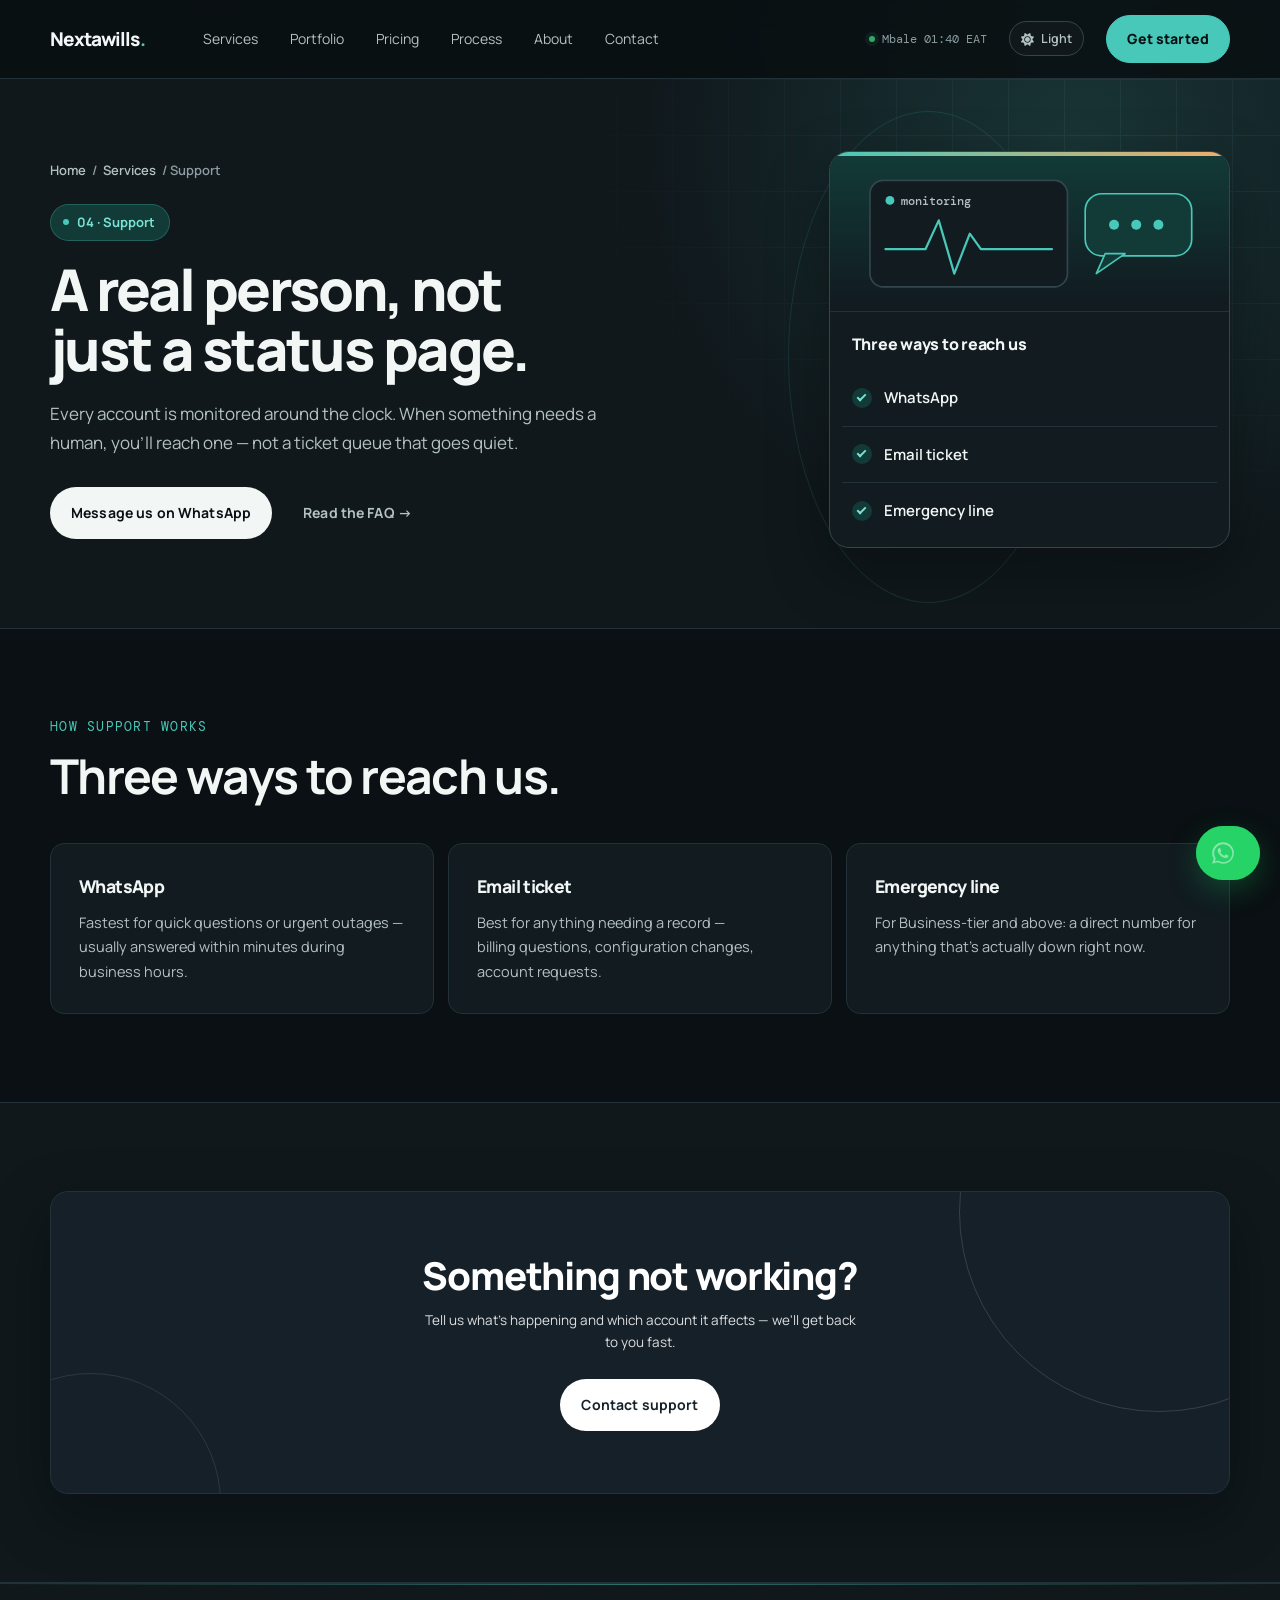
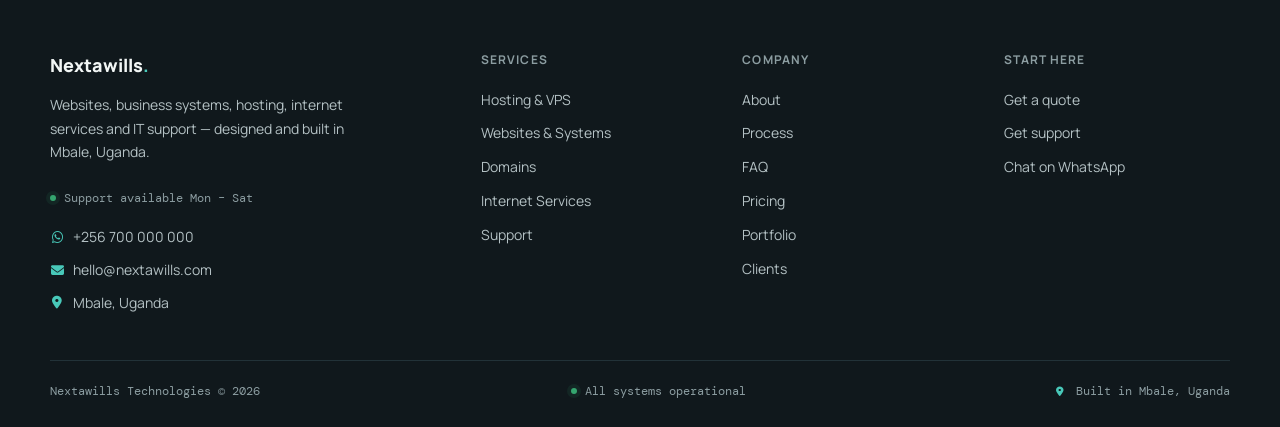
<file: pages/help.html>
<!DOCTYPE html>
<html lang="en">
<head>
<meta charset="UTF-8">
<meta name="viewport" content="width=device-width, initial-scale=1.0">
<meta name="theme-color" content="#0a1013">
<script>(function(){try{var t=localStorage.getItem('nextawills-theme');document.documentElement.setAttribute('data-theme',t==='light'?'light':'dark');}catch(e){document.documentElement.setAttribute('data-theme','dark');}})();</script>
<title>IT Support &amp; Monitoring in Mbale | Nextawills</title>
<meta name="description" content="Real IT support from a Mbale team: monitored systems, tickets and a direct line to a person when something breaks. Support available Monday to Saturday.">
<link rel="canonical" href="https://www.nextawills.com/pages/help.html">
<meta property="og:type" content="website">
<meta property="og:site_name" content="Nextawills Technologies">
<meta property="og:title" content="IT Support &amp; Monitoring in Mbale | Nextawills">
<meta property="og:description" content="Real IT support from a Mbale team: monitored systems, tickets and a direct line to a person when something breaks. Support available Monday to Saturday.">
<meta property="og:url" content="https://www.nextawills.com/pages/help.html">
<meta property="og:image" content="https://www.nextawills.com/assets/og/og-default.jpg">
<meta property="og:image:width" content="1200">
<meta property="og:image:height" content="630">
<meta property="og:image:alt" content="Nextawills Technologies — Systems built to hold up. Websites, business systems, hosting and IT support in Mbale, Uganda.">
<meta name="twitter:card" content="summary_large_image">
<meta name="twitter:title" content="IT Support &amp; Monitoring in Mbale | Nextawills">
<meta name="twitter:description" content="Real IT support from a Mbale team: monitored systems, tickets and a direct line to a person when something breaks. Support available Monday to Saturday.">
<meta name="twitter:image" content="https://www.nextawills.com/assets/og/og-default.jpg">
<meta name="twitter:image:alt" content="Nextawills Technologies — Systems built to hold up. Websites, business systems, hosting and IT support in Mbale, Uganda.">
<link rel="preconnect" href="https://fonts.googleapis.com">
<link href="https://fonts.googleapis.com/css2?family=Manrope:wght@400;500;600;700;800&family=DM+Mono:wght@400;500&display=swap" rel="stylesheet">
<link rel="stylesheet" href="https://cdnjs.cloudflare.com/ajax/libs/font-awesome/6.6.0/css/all.min.css" integrity="sha512-Kc323vGBEqzTmouAECnVceyQqyqdsSiqLQISBL29aUW4U/M7pSPA/gEUZQqv1cwx4OnYxTxve5UMg5GT6L4JJg==" crossorigin="anonymous" referrerpolicy="no-referrer">
<link rel="stylesheet" href="../css/styles.css">
<link rel="icon" type="image/svg+xml" href="../assets/favicon.svg">
<script type="application/ld+json">{"@context":"https://schema.org","@graph":[{"@type":"BreadcrumbList","itemListElement":[{"@type":"ListItem","position":1,"name":"Home","item":"https://www.nextawills.com/"},{"@type":"ListItem","position":2,"name":"Support","item":"https://www.nextawills.com/pages/help.html"}]}]}</script>
</head>
<body>
<a class="skip-link" href="#main-content">Skip to content</a>

<header class="nav" id="nav">
  <div class="nav__inner">
    <a href="../index.html" class="nav__logo">Nextawills<span>.</span></a>
    <nav class="nav__links" aria-label="Primary">
      <a href="services.html">Services</a>
      <a href="portfolio.html">Portfolio</a>
      <a href="pricing.html">Pricing</a>
      <a href="process.html">Process</a>
      <a href="about.html">About</a>
      <a href="contact.html">Contact</a>
    </nav>
    <p class="nav__status"><span class="nav__status-dot" aria-hidden="true"></span><span id="navStatusTime">Mbale, Uganda</span></p>
    <button class="theme-toggle" id="themeToggle" type="button" aria-label="Switch to light theme" title="Switch theme"><span class="theme-toggle__icon" aria-hidden="true"><i class="fa-solid fa-sun"></i></span><span class="theme-toggle__label">Light</span></button>
    <a href="contact.html" class="btn btn--ghost nav__cta">Get started</a>
    <button class="nav__toggle" id="navToggle" aria-label="Toggle menu" aria-expanded="false">
      <span></span><span></span><span></span>
    </button>
  </div>
</header>

<main id="main-content" tabindex="-1">
  <section class="page-hero">
    <div class="page-hero__glow" aria-hidden="true"></div>
    <div class="page-hero__inner page-hero__inner--split">
      <div class="page-hero__copy fade-up">
        <p class="breadcrumb"><a href="../index.html">Home</a> / <a href="services.html">Services</a> / Support</p>
      <p class="eyebrow">04 · Support</p>
      <h1>A real person, not just a status page.</h1>
      <p>Every account is monitored around the clock. When something needs a human, you'll reach one — not a ticket queue that goes quiet.</p>
        <div class="page-hero__actions">
          <a href="https://wa.me/256700000000" target="_blank" rel="noopener" class="btn btn--solid">Message us on WhatsApp</a><a href="faq.html" class="btn btn--text">Read the FAQ →</a>
        </div>
      </div>
      <div class="page-hero__panel fade-up" style="--delay:120ms">
        <div class="hero-orbit hero-orbit--two" aria-hidden="true" style="position:absolute;width:70%;left:-10%;top:-10%;opacity:.35"></div>
        <div class="page-hero__panel-card">
          <svg class="hero-art" viewBox="0 0 360 140" role="presentation" aria-hidden="true" focusable="false"><rect class="art-card" x="36" y="22" width="178" height="96" rx="12"/><circle class="art-solid art-blink" cx="54" cy="40" r="4"/><text x="64" y="44" class="art-text">monitoring</text><polyline class="art-line art-beat" points="50,84 86,84 98,58 112,106 126,70 136,84 200,84"/><rect class="art-soft" x="230" y="34" width="96" height="56" rx="15" style="stroke:var(--accent);stroke-width:1.5"/><path class="art-soft" d="M248 88l-8 18 26-18z" style="stroke:var(--accent);stroke-width:1.5;stroke-linejoin:round"/><circle class="art-solid art-blink" style="animation-delay:0.0s" cx="256" cy="62" r="4.5"/><circle class="art-solid art-blink" style="animation-delay:0.3s" cx="276" cy="62" r="4.5"/><circle class="art-solid art-blink" style="animation-delay:0.6s" cx="296" cy="62" r="4.5"/></svg>
          <p class="page-hero__panel-label">Three ways to reach us</p>
          <ul class="page-hero__panel-list">
          <li><span class="page-hero__panel-item"><span class="page-hero__panel-dot" aria-hidden="true"></span>WhatsApp</span></li>
          <li><span class="page-hero__panel-item"><span class="page-hero__panel-dot" aria-hidden="true"></span>Email ticket</span></li>
          <li><span class="page-hero__panel-item"><span class="page-hero__panel-dot" aria-hidden="true"></span>Emergency line</span></li>
          </ul>
        </div>
      </div>
    </div>
  </section>

  <section id="channels">
    <div class="section__head fade-up">
      <p class="eyebrow">How support works</p>
      <h2>Three ways to reach us.</h2>
    </div>
    <div class="feature-list">
      <div class="feature fade-up">
        <h3>WhatsApp</h3>
        <p>Fastest for quick questions or urgent outages — usually answered within minutes during business hours.</p>
      </div>
      <div class="feature fade-up" style="--delay:80ms">
        <h3>Email ticket</h3>
        <p>Best for anything needing a record — billing questions, configuration changes, account requests.</p>
      </div>
      <div class="feature fade-up" style="--delay:160ms">
        <h3>Emergency line</h3>
        <p>For Business-tier and above: a direct number for anything that's actually down right now.</p>
      </div>
    </div>
  </section>

  <section>
    <div class="cta-band fade-up">
      <h2>Something not working?</h2>
      <p>Tell us what's happening and which account it affects — we'll get back to you fast.</p>
      <a href="contact.html" class="btn btn--solid">Contact support</a>
    </div>
  </section>
</main>

<footer class="footer">
  <div class="footer__grid">
    <div>
      <a href="../index.html" class="footer__brand">Nextawills<span>.</span></a>
      <p class="footer__tagline">Websites, business systems, hosting, internet services and IT support — designed and built in Mbale, Uganda.</p>
      <p class="footer__status"><span class="nav__status-dot" aria-hidden="true"></span>Support available Mon – Sat</p>
      <div class="footer__contact">
        <a href="https://wa.me/256700000000" target="_blank" rel="noopener"><i class="fa-brands fa-whatsapp" aria-hidden="true"></i>+256 700 000 000</a>
        <a href="mailto:hello@nextawills.com"><i class="fa-solid fa-envelope" aria-hidden="true"></i>hello@nextawills.com</a>
        <span><i class="fa-solid fa-location-dot" aria-hidden="true"></i>Mbale, Uganda</span>
      </div>
    </div>
    <div class="footer__col">
      <h4>Services</h4>
      <a href="hosting.html">Hosting &amp; VPS</a>
      <a href="studio.html">Websites &amp; Systems</a>
      <a href="domains.html">Domains</a>
      <a href="services.html#internet-services">Internet Services</a>
      <a href="help.html">Support</a>
    </div>
    <div class="footer__col">
      <h4>Company</h4>
      <a href="about.html">About</a>
      <a href="process.html">Process</a>
      <a href="faq.html">FAQ</a>
      <a href="pricing.html">Pricing</a>
      <a href="portfolio.html">Portfolio</a>
      <a href="../index.html#clients">Clients</a>
    </div>
    <div class="footer__col">
      <h4>Start here</h4>
      <a href="contact.html">Get a quote</a>
      <a href="help.html">Get support</a>
      <a href="https://wa.me/256700000000" target="_blank" rel="noopener">Chat on WhatsApp</a>
    </div>
  </div>
  <div class="footer__inner">
    <p>Nextawills Technologies © 2026</p>
    <p class="footer__inner-status"><span class="nav__status-dot" aria-hidden="true"></span>All systems operational</p>
    <p><i class="fa-solid fa-location-dot" aria-hidden="true"></i> Built in Mbale, Uganda</p>
  </div>
</footer>

<script src="../js/main.js"></script>
</body>
</html>
</file>
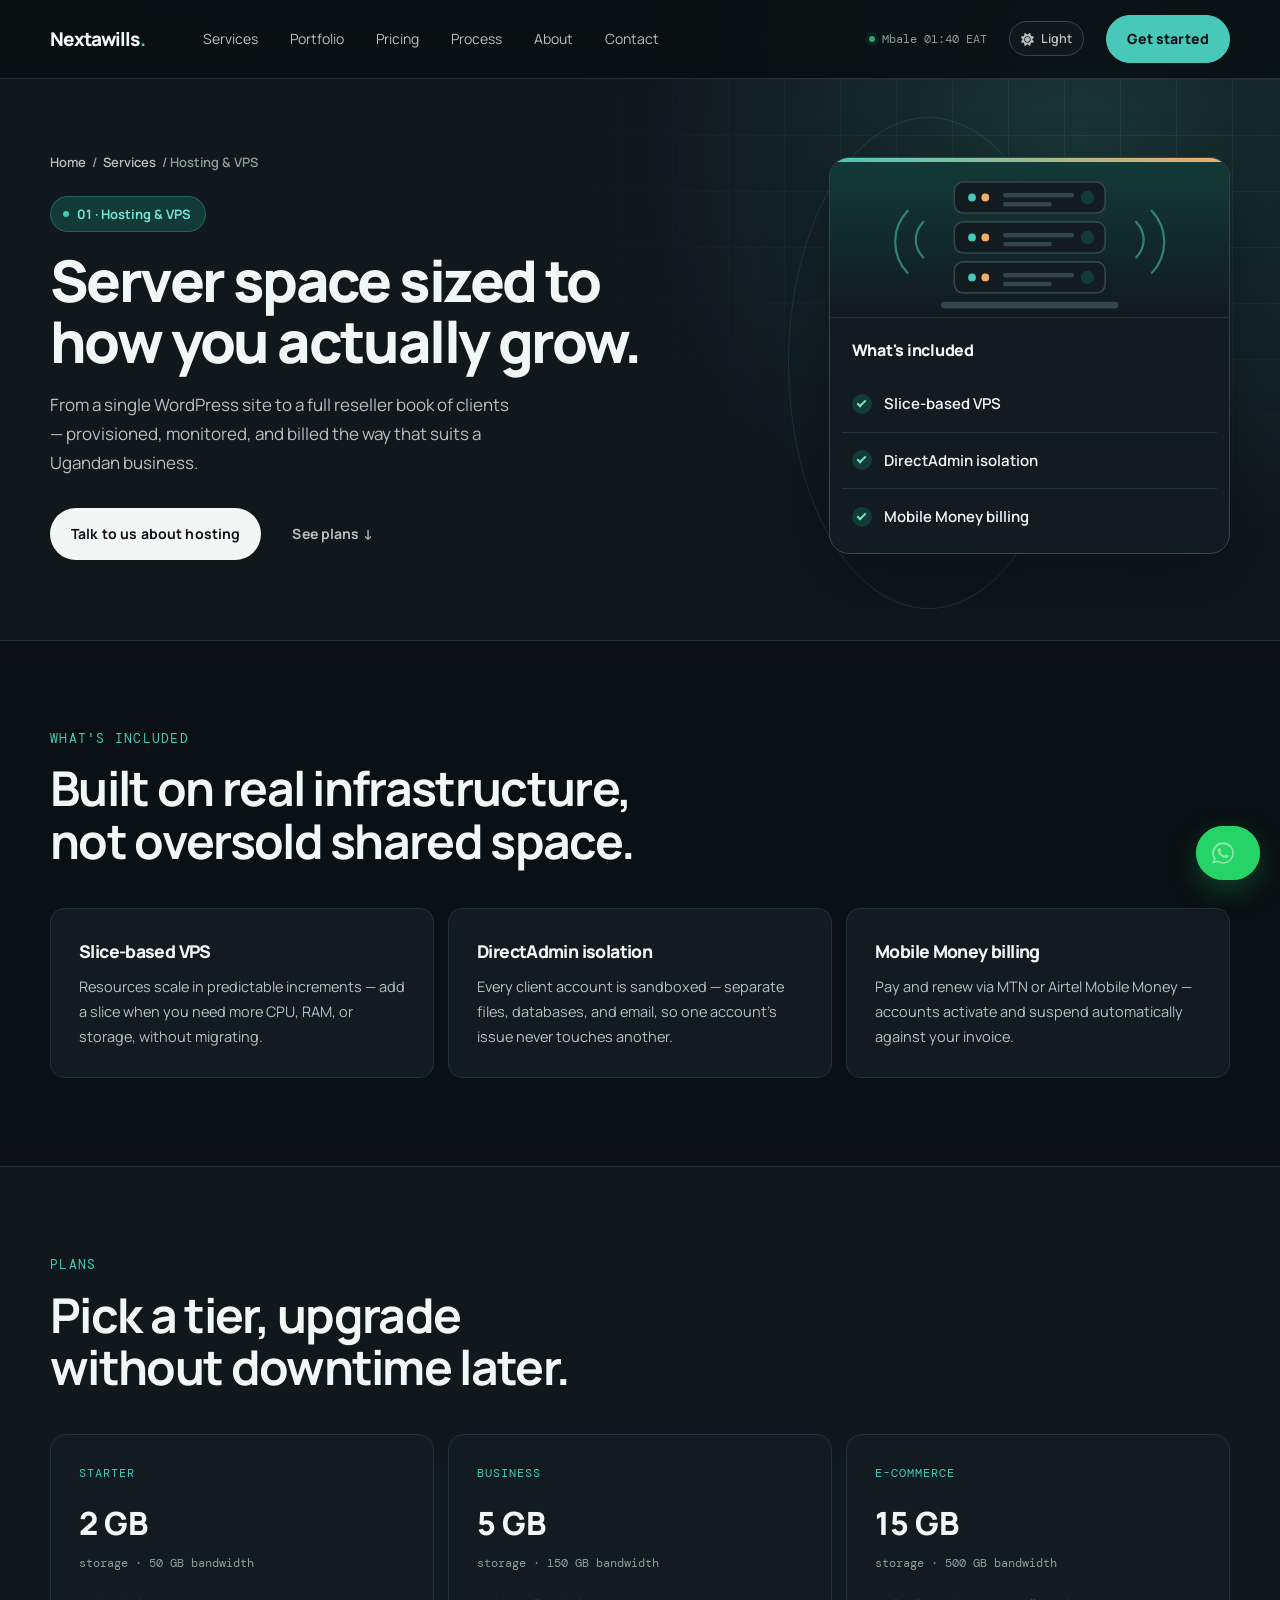
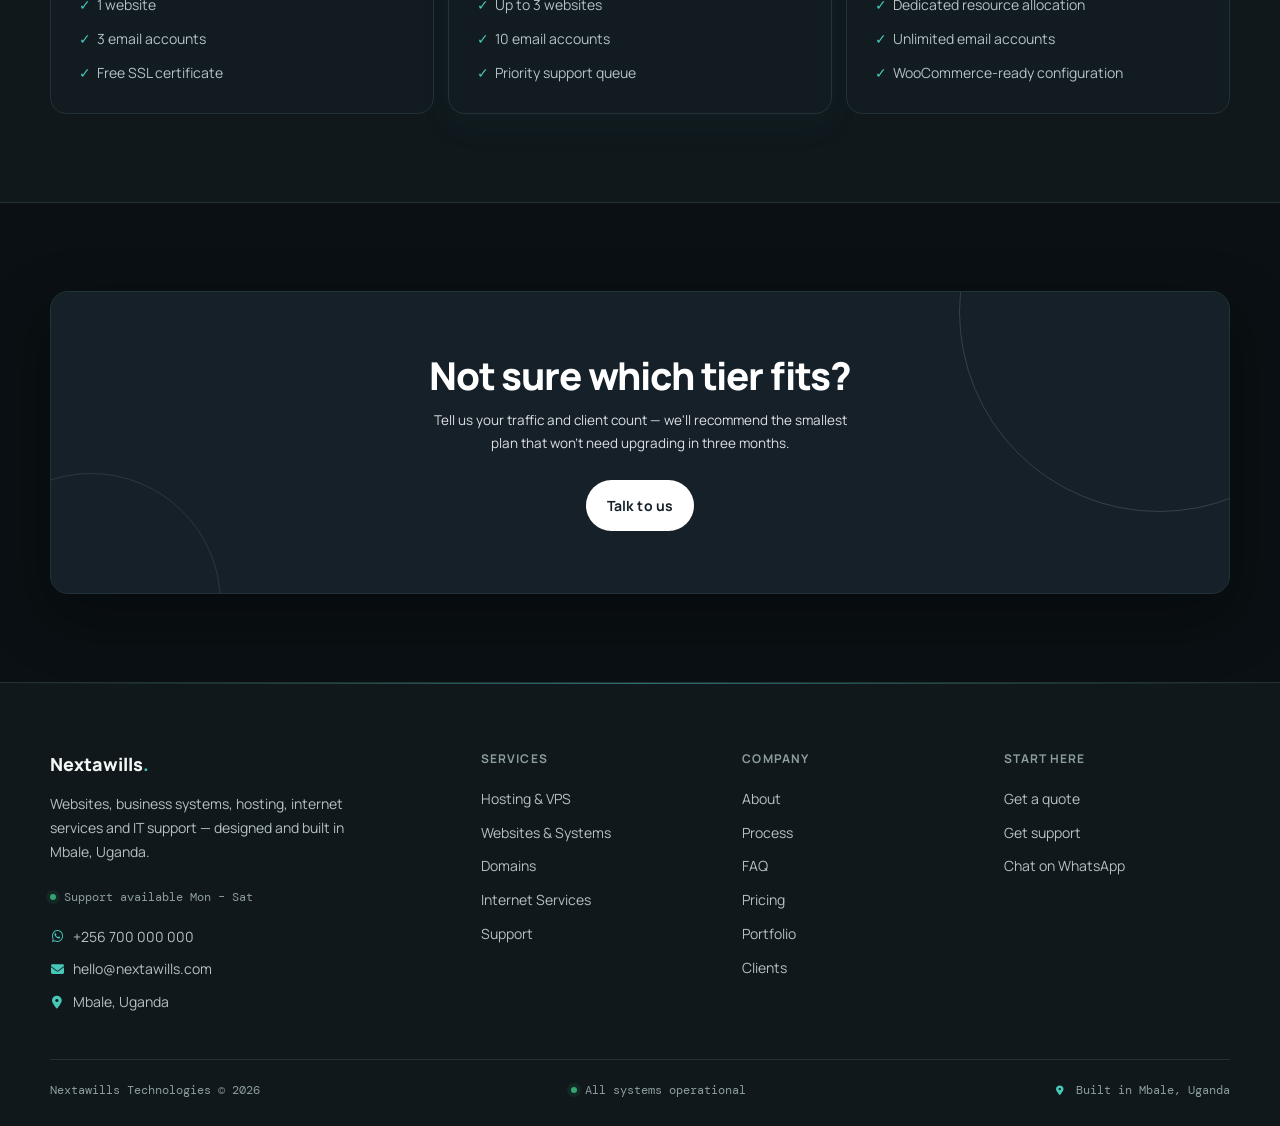
<file: pages/hosting.html>
<!DOCTYPE html>
<html lang="en">
<head>
<meta charset="UTF-8">
<meta name="viewport" content="width=device-width, initial-scale=1.0">
<meta name="theme-color" content="#0a1013">
<script>(function(){try{var t=localStorage.getItem('nextawills-theme');document.documentElement.setAttribute('data-theme',t==='light'?'light':'dark');}catch(e){document.documentElement.setAttribute('data-theme','dark');}})();</script>
<title>Web Hosting &amp; VPS in Uganda | Nextawills Technologies</title>
<meta name="description" content="Managed and self-managed web hosting, VPS and reseller infrastructure from a Mbale-based team. Flat renewal pricing, Mobile Money billing and real support.">
<link rel="canonical" href="https://www.nextawills.com/pages/hosting.html">
<meta property="og:type" content="website">
<meta property="og:site_name" content="Nextawills Technologies">
<meta property="og:title" content="Web Hosting &amp; VPS in Uganda | Nextawills Technologies">
<meta property="og:description" content="Managed and self-managed web hosting, VPS and reseller infrastructure from a Mbale-based team. Flat renewal pricing, Mobile Money billing and real support.">
<meta property="og:url" content="https://www.nextawills.com/pages/hosting.html">
<meta property="og:image" content="https://www.nextawills.com/assets/og/og-default.jpg">
<meta property="og:image:width" content="1200">
<meta property="og:image:height" content="630">
<meta property="og:image:alt" content="Nextawills Technologies — Systems built to hold up. Websites, business systems, hosting and IT support in Mbale, Uganda.">
<meta name="twitter:card" content="summary_large_image">
<meta name="twitter:title" content="Web Hosting &amp; VPS in Uganda | Nextawills Technologies">
<meta name="twitter:description" content="Managed and self-managed web hosting, VPS and reseller infrastructure from a Mbale-based team. Flat renewal pricing, Mobile Money billing and real support.">
<meta name="twitter:image" content="https://www.nextawills.com/assets/og/og-default.jpg">
<meta name="twitter:image:alt" content="Nextawills Technologies — Systems built to hold up. Websites, business systems, hosting and IT support in Mbale, Uganda.">
<link rel="preconnect" href="https://fonts.googleapis.com">
<link href="https://fonts.googleapis.com/css2?family=Manrope:wght@400;500;600;700;800&family=DM+Mono:wght@400;500&display=swap" rel="stylesheet">
<link rel="stylesheet" href="https://cdnjs.cloudflare.com/ajax/libs/font-awesome/6.6.0/css/all.min.css" integrity="sha512-Kc323vGBEqzTmouAECnVceyQqyqdsSiqLQISBL29aUW4U/M7pSPA/gEUZQqv1cwx4OnYxTxve5UMg5GT6L4JJg==" crossorigin="anonymous" referrerpolicy="no-referrer">
<link rel="stylesheet" href="../css/styles.css">
<link rel="icon" type="image/svg+xml" href="../assets/favicon.svg">
<script type="application/ld+json">{"@context":"https://schema.org","@graph":[{"@type":"BreadcrumbList","itemListElement":[{"@type":"ListItem","position":1,"name":"Home","item":"https://www.nextawills.com/"},{"@type":"ListItem","position":2,"name":"Hosting & VPS","item":"https://www.nextawills.com/pages/hosting.html"}]}]}</script>
</head>
<body>
<a class="skip-link" href="#main-content">Skip to content</a>

<header class="nav" id="nav">
  <div class="nav__inner">
    <a href="../index.html" class="nav__logo">Nextawills<span>.</span></a>
    <nav class="nav__links" aria-label="Primary">
      <a href="services.html">Services</a>
      <a href="portfolio.html">Portfolio</a>
      <a href="pricing.html">Pricing</a>
      <a href="process.html">Process</a>
      <a href="about.html">About</a>
      <a href="contact.html">Contact</a>
    </nav>
    <p class="nav__status"><span class="nav__status-dot" aria-hidden="true"></span><span id="navStatusTime">Mbale, Uganda</span></p>
    <button class="theme-toggle" id="themeToggle" type="button" aria-label="Switch to light theme" title="Switch theme"><span class="theme-toggle__icon" aria-hidden="true"><i class="fa-solid fa-sun"></i></span><span class="theme-toggle__label">Light</span></button>
    <a href="contact.html" class="btn btn--ghost nav__cta">Get started</a>
    <button class="nav__toggle" id="navToggle" aria-label="Toggle menu" aria-expanded="false">
      <span></span><span></span><span></span>
    </button>
  </div>
</header>

<main id="main-content" tabindex="-1">
  <section class="page-hero">
    <div class="page-hero__glow" aria-hidden="true"></div>
    <div class="page-hero__inner page-hero__inner--split">
      <div class="page-hero__copy fade-up">
        <p class="breadcrumb"><a href="../index.html">Home</a> / <a href="services.html">Services</a> / Hosting &amp; VPS</p>
      <p class="eyebrow">01 · Hosting &amp; VPS</p>
      <h1>Server space sized to how you actually grow.</h1>
      <p>From a single WordPress site to a full reseller book of clients — provisioned, monitored, and billed the way that suits a Ugandan business.</p>
        <div class="page-hero__actions">
          <a href="contact.html" class="btn btn--solid">Talk to us about hosting</a><a href="#plans" class="btn btn--text">See plans ↓</a>
        </div>
      </div>
      <div class="page-hero__panel fade-up" style="--delay:120ms">
        <div class="hero-orbit hero-orbit--two" aria-hidden="true" style="position:absolute;width:70%;left:-10%;top:-10%;opacity:.35"></div>
        <div class="page-hero__panel-card">
          <svg class="hero-art" viewBox="0 0 360 140" role="presentation" aria-hidden="true" focusable="false"><rect class="art-card" x="112" y="18" width="136" height="28" rx="8"/><circle class="art-solid art-blink" style="animation-delay:0.0s" cx="128" cy="32" r="3.5"/><circle class="art-warm art-blink" style="animation-delay:0.9s" cx="140" cy="32" r="3.5"/><rect class="art-mute" x="156" y="28" width="64" height="4" rx="2"/><rect class="art-mute" x="156" y="36" width="44" height="4" rx="2"/><circle class="art-soft" cx="232" cy="32" r="6"/><rect class="art-card" x="112" y="54" width="136" height="28" rx="8"/><circle class="art-solid art-blink" style="animation-delay:0.5s" cx="128" cy="68" r="3.5"/><circle class="art-warm art-blink" style="animation-delay:1.4s" cx="140" cy="68" r="3.5"/><rect class="art-mute" x="156" y="64" width="64" height="4" rx="2"/><rect class="art-mute" x="156" y="72" width="44" height="4" rx="2"/><circle class="art-soft" cx="232" cy="68" r="6"/><rect class="art-card" x="112" y="90" width="136" height="28" rx="8"/><circle class="art-solid art-blink" style="animation-delay:1.0s" cx="128" cy="104" r="3.5"/><circle class="art-warm art-blink" style="animation-delay:1.9s" cx="140" cy="104" r="3.5"/><rect class="art-mute" x="156" y="100" width="64" height="4" rx="2"/><rect class="art-mute" x="156" y="108" width="44" height="4" rx="2"/><circle class="art-soft" cx="232" cy="104" r="6"/><rect class="art-mute" x="100" y="126" width="160" height="6" rx="3"/><g class="art-line" opacity=".55"><path d="M84 54c-9 10-9 22 0 32M70 44c-15 16-15 40 0 56"/><path d="M276 54c9 10 9 22 0 32M290 44c15 16 15 40 0 56"/></g></svg>
          <p class="page-hero__panel-label">What's included</p>
          <ul class="page-hero__panel-list">
          <li><span class="page-hero__panel-item"><span class="page-hero__panel-dot" aria-hidden="true"></span>Slice-based VPS</span></li>
          <li><span class="page-hero__panel-item"><span class="page-hero__panel-dot" aria-hidden="true"></span>DirectAdmin isolation</span></li>
          <li><span class="page-hero__panel-item"><span class="page-hero__panel-dot" aria-hidden="true"></span>Mobile Money billing</span></li>
          </ul>
        </div>
      </div>
    </div>
  </section>

  <section id="included">
    <div class="section__head fade-up">
      <p class="eyebrow">What's included</p>
      <h2>Built on real infrastructure, not oversold shared space.</h2>
    </div>
    <div class="feature-list">
      <div class="feature fade-up">
        <h3>Slice-based VPS</h3>
        <p>Resources scale in predictable increments — add a slice when you need more CPU, RAM, or storage, without migrating.</p>
      </div>
      <div class="feature fade-up" style="--delay:80ms">
        <h3>DirectAdmin isolation</h3>
        <p>Every client account is sandboxed — separate files, databases, and email, so one account's issue never touches another.</p>
      </div>
      <div class="feature fade-up" style="--delay:160ms">
        <h3>Mobile Money billing</h3>
        <p>Pay and renew via MTN or Airtel Mobile Money — accounts activate and suspend automatically against your invoice.</p>
      </div>
    </div>
  </section>

  <section id="plans">
    <div class="section__head fade-up">
      <p class="eyebrow">Plans</p>
      <h2>Pick a tier, upgrade without downtime later.</h2>
    </div>
    <div class="plans">
      <div class="plan fade-up">
        <p class="plan__name">Starter</p>
        <p class="plan__price">2 GB</p>
        <p class="plan__period">storage · 50 GB bandwidth</p>
        <ul>
          <li>1 website</li>
          <li>3 email accounts</li>
          <li>Free SSL certificate</li>
        </ul>
      </div>
      <div class="plan plan--highlight fade-up" style="--delay:80ms">
        <p class="plan__name">Business</p>
        <p class="plan__price">5 GB</p>
        <p class="plan__period">storage · 150 GB bandwidth</p>
        <ul>
          <li>Up to 3 websites</li>
          <li>10 email accounts</li>
          <li>Priority support queue</li>
        </ul>
      </div>
      <div class="plan fade-up" style="--delay:160ms">
        <p class="plan__name">E-commerce</p>
        <p class="plan__price">15 GB</p>
        <p class="plan__period">storage · 500 GB bandwidth</p>
        <ul>
          <li>Dedicated resource allocation</li>
          <li>Unlimited email accounts</li>
          <li>WooCommerce-ready configuration</li>
        </ul>
      </div>
    </div>
  </section>

  <section>
    <div class="cta-band fade-up">
      <h2>Not sure which tier fits?</h2>
      <p>Tell us your traffic and client count — we'll recommend the smallest plan that won't need upgrading in three months.</p>
      <a href="contact.html" class="btn btn--solid">Talk to us</a>
    </div>
  </section>
</main>

<footer class="footer">
  <div class="footer__grid">
    <div>
      <a href="../index.html" class="footer__brand">Nextawills<span>.</span></a>
      <p class="footer__tagline">Websites, business systems, hosting, internet services and IT support — designed and built in Mbale, Uganda.</p>
      <p class="footer__status"><span class="nav__status-dot" aria-hidden="true"></span>Support available Mon – Sat</p>
      <div class="footer__contact">
        <a href="https://wa.me/256700000000" target="_blank" rel="noopener"><i class="fa-brands fa-whatsapp" aria-hidden="true"></i>+256 700 000 000</a>
        <a href="mailto:hello@nextawills.com"><i class="fa-solid fa-envelope" aria-hidden="true"></i>hello@nextawills.com</a>
        <span><i class="fa-solid fa-location-dot" aria-hidden="true"></i>Mbale, Uganda</span>
      </div>
    </div>
    <div class="footer__col">
      <h4>Services</h4>
      <a href="hosting.html">Hosting &amp; VPS</a>
      <a href="studio.html">Websites &amp; Systems</a>
      <a href="domains.html">Domains</a>
      <a href="services.html#internet-services">Internet Services</a>
      <a href="help.html">Support</a>
    </div>
    <div class="footer__col">
      <h4>Company</h4>
      <a href="about.html">About</a>
      <a href="process.html">Process</a>
      <a href="faq.html">FAQ</a>
      <a href="pricing.html">Pricing</a>
      <a href="portfolio.html">Portfolio</a>
      <a href="../index.html#clients">Clients</a>
    </div>
    <div class="footer__col">
      <h4>Start here</h4>
      <a href="contact.html">Get a quote</a>
      <a href="help.html">Get support</a>
      <a href="https://wa.me/256700000000" target="_blank" rel="noopener">Chat on WhatsApp</a>
    </div>
  </div>
  <div class="footer__inner">
    <p>Nextawills Technologies © 2026</p>
    <p class="footer__inner-status"><span class="nav__status-dot" aria-hidden="true"></span>All systems operational</p>
    <p><i class="fa-solid fa-location-dot" aria-hidden="true"></i> Built in Mbale, Uganda</p>
  </div>
</footer>

<script src="../js/main.js"></script>
</body>
</html>
</file>
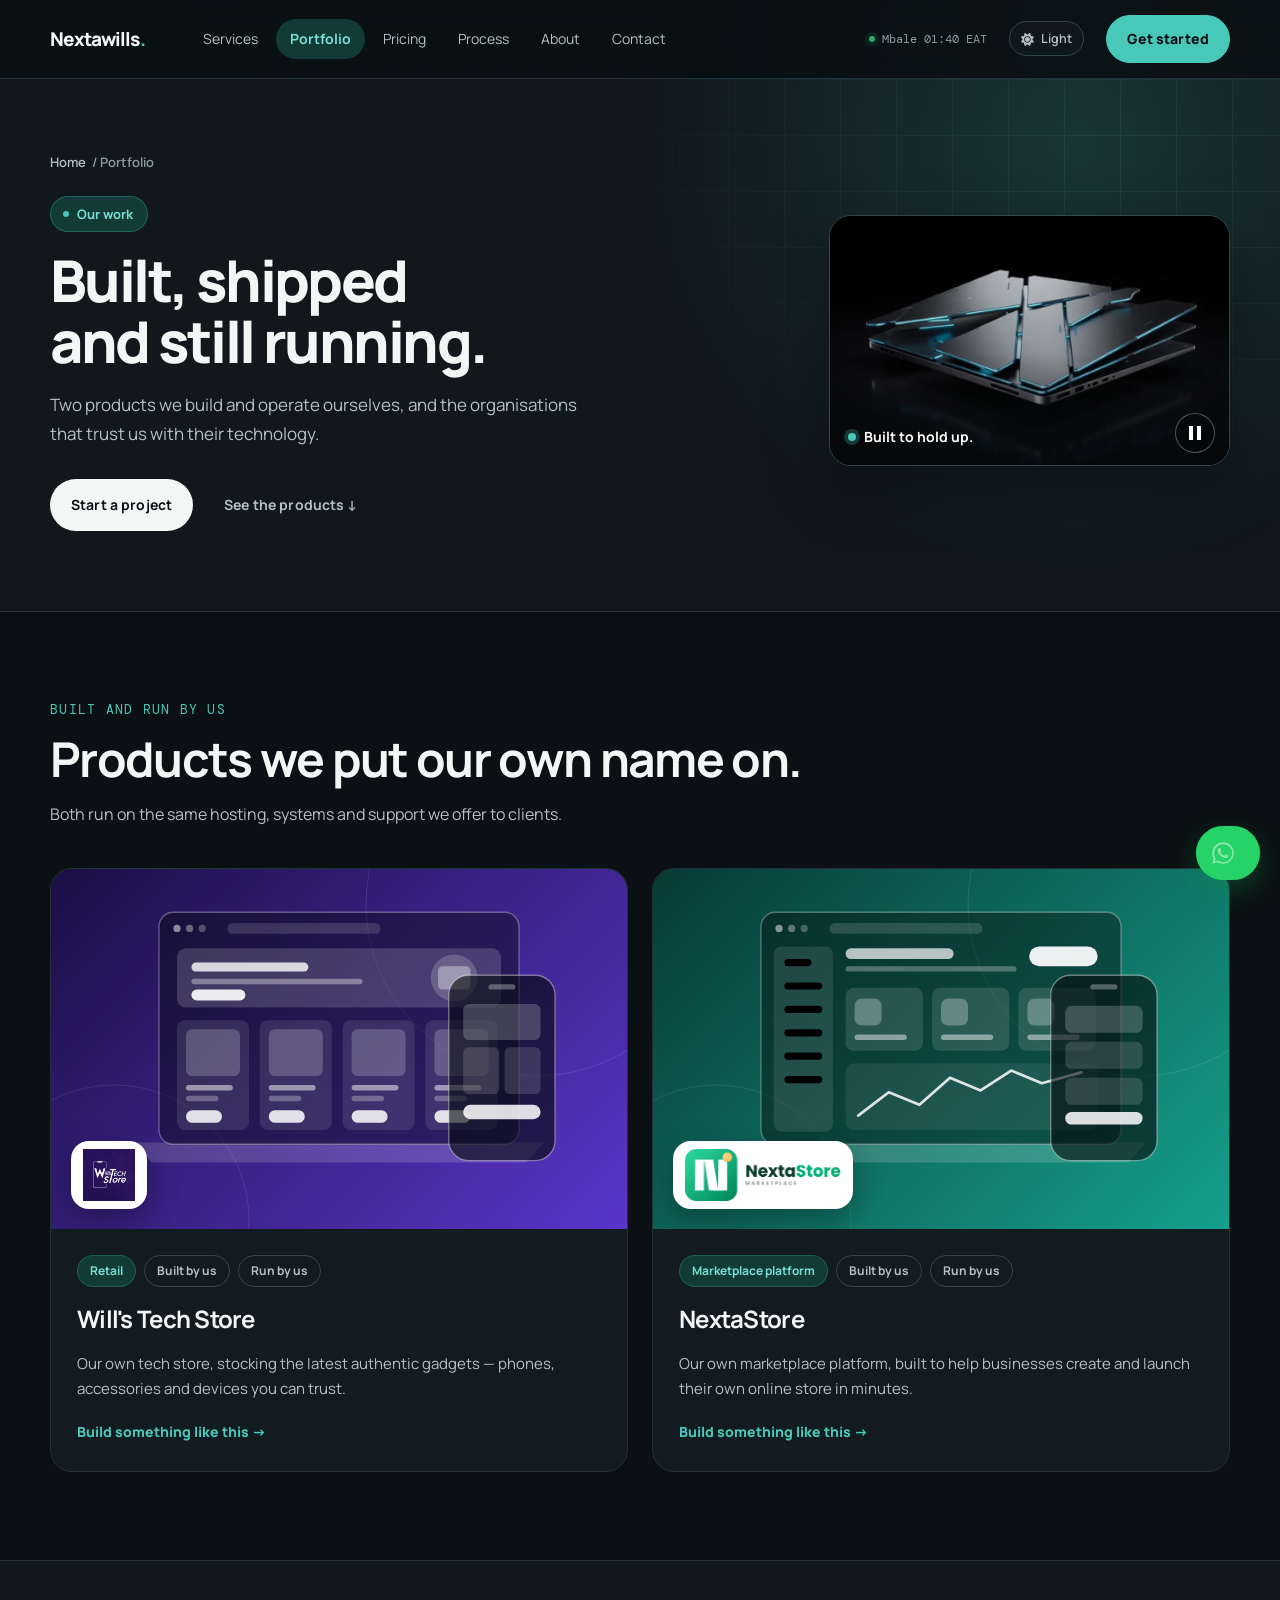
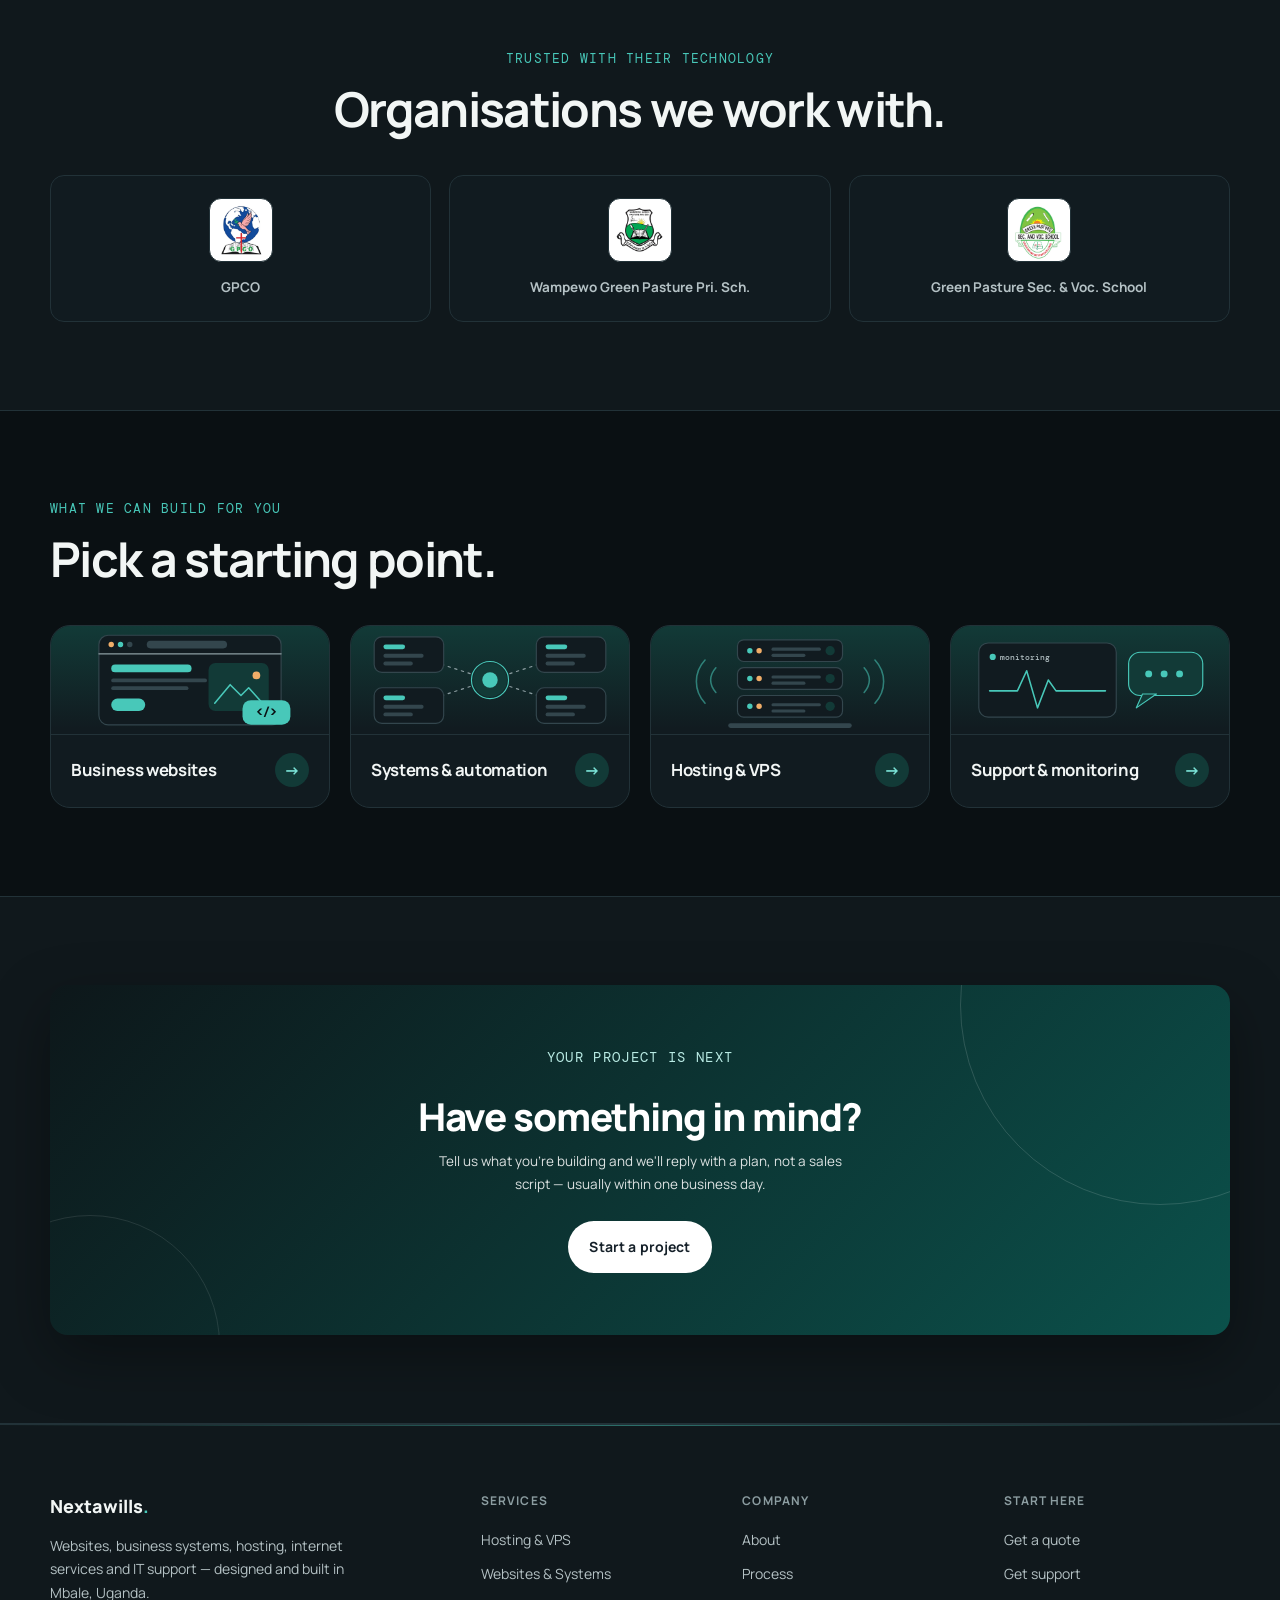
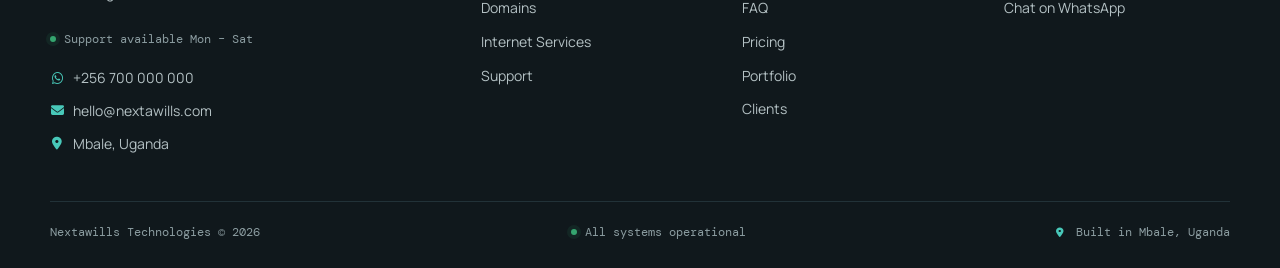
<file: pages/portfolio.html>
<!DOCTYPE html>
<html lang="en">
<head>
<meta charset="UTF-8">
<meta name="viewport" content="width=device-width, initial-scale=1.0">
<meta name="theme-color" content="#0a1013">
<script>(function(){try{var t=localStorage.getItem('nextawills-theme');document.documentElement.setAttribute('data-theme',t==='light'?'light':'dark');}catch(e){document.documentElement.setAttribute('data-theme','dark');}})();</script>
<title>Our Work: Products &amp; Client Projects | Nextawills</title>
<meta name="description" content="See what Nextawills builds and runs: NextaStore, Will&#x27;s Tech Store and the schools and organisations that trust us with their technology.">
<link rel="canonical" href="https://www.nextawills.com/pages/portfolio.html">
<meta property="og:type" content="website">
<meta property="og:site_name" content="Nextawills Technologies">
<meta property="og:title" content="Our Work: Products &amp; Client Projects | Nextawills">
<meta property="og:description" content="See what Nextawills builds and runs: NextaStore, Will&#x27;s Tech Store and the schools and organisations that trust us with their technology.">
<meta property="og:url" content="https://www.nextawills.com/pages/portfolio.html">
<meta property="og:image" content="https://www.nextawills.com/assets/og/og-default.jpg">
<meta property="og:image:width" content="1200">
<meta property="og:image:height" content="630">
<meta property="og:image:alt" content="Nextawills Technologies — Systems built to hold up. Websites, business systems, hosting and IT support in Mbale, Uganda.">
<meta name="twitter:card" content="summary_large_image">
<meta name="twitter:title" content="Our Work: Products &amp; Client Projects | Nextawills">
<meta name="twitter:description" content="See what Nextawills builds and runs: NextaStore, Will&#x27;s Tech Store and the schools and organisations that trust us with their technology.">
<meta name="twitter:image" content="https://www.nextawills.com/assets/og/og-default.jpg">
<meta name="twitter:image:alt" content="Nextawills Technologies — Systems built to hold up. Websites, business systems, hosting and IT support in Mbale, Uganda.">
<link rel="preconnect" href="https://fonts.googleapis.com">
<link href="https://fonts.googleapis.com/css2?family=Manrope:wght@400;500;600;700;800&family=DM+Mono:wght@400;500&display=swap" rel="stylesheet">
<link rel="stylesheet" href="https://cdnjs.cloudflare.com/ajax/libs/font-awesome/6.6.0/css/all.min.css" integrity="sha512-Kc323vGBEqzTmouAECnVceyQqyqdsSiqLQISBL29aUW4U/M7pSPA/gEUZQqv1cwx4OnYxTxve5UMg5GT6L4JJg==" crossorigin="anonymous" referrerpolicy="no-referrer">
<link rel="stylesheet" href="../css/styles.css">
<link rel="icon" type="image/svg+xml" href="../assets/favicon.svg">
<script type="application/ld+json">{"@context":"https://schema.org","@graph":[{"@type":"BreadcrumbList","itemListElement":[{"@type":"ListItem","position":1,"name":"Home","item":"https://www.nextawills.com/"},{"@type":"ListItem","position":2,"name":"Portfolio","item":"https://www.nextawills.com/pages/portfolio.html"}]}]}</script>
</head>
<body>
<a class="skip-link" href="#main-content">Skip to content</a>

<header class="nav" id="nav">
  <div class="nav__inner">
    <a href="../index.html" class="nav__logo">Nextawills<span>.</span></a>
    <nav class="nav__links" aria-label="Primary">
      <a href="services.html">Services</a>
      <a href="portfolio.html">Portfolio</a>
      <a href="pricing.html">Pricing</a>
      <a href="process.html">Process</a>
      <a href="about.html">About</a>
      <a href="contact.html">Contact</a>
    </nav>
    <p class="nav__status"><span class="nav__status-dot" aria-hidden="true"></span><span id="navStatusTime">Mbale, Uganda</span></p>
    <button class="theme-toggle" id="themeToggle" type="button" aria-label="Switch to light theme" title="Switch theme"><span class="theme-toggle__icon" aria-hidden="true"><i class="fa-solid fa-sun"></i></span><span class="theme-toggle__label">Light</span></button>
    <a href="contact.html" class="btn btn--ghost nav__cta">Get started</a>
    <button class="nav__toggle" id="navToggle" aria-label="Toggle menu" aria-expanded="false">
      <span></span><span></span><span></span>
    </button>
  </div>
</header>

<main id="main-content" tabindex="-1">
  <section class="page-hero">
    <div class="page-hero__glow" aria-hidden="true"></div>
    <div class="page-hero__inner page-hero__inner--split">
      <div class="page-hero__copy fade-up">
        <p class="breadcrumb"><a href="../index.html">Home</a> / Portfolio</p>
        <p class="eyebrow">Our work</p>
        <h1>Built, shipped and still running.</h1>
        <p>Two products we build and operate ourselves, and the organisations that trust us with their technology.</p>
        <div class="page-hero__actions">
          <a href="contact.html" class="btn btn--solid">Start a project</a><a href="#products" class="btn btn--text">See the products ↓</a>
        </div>
      </div>
      <div class="page-hero__panel fade-up" style="--delay:120ms">
        <div class="reel">
          <video muted loop playsinline preload="none" poster="../assets/video/hero-core-poster.jpg" aria-label="Looping abstract animation of layered device panels" tabindex="-1">
            <source src="../assets/video/reel.mp4" type="video/mp4">
          </video>
          <span class="reel__cap">Built to hold up.</span>
          <button class="reel__toggle" type="button" aria-pressed="false" aria-label="Pause video"><i aria-hidden="true"></i></button>
        </div>
      </div>
    </div>
  </section>

  <section id="products">
    <div class="section__head fade-up">
      <p class="eyebrow">Built and run by us</p>
      <h2>Products we put our own name on.</h2>
      <p class="section__intro">Both run on the same hosting, systems and support we offer to clients.</p>
    </div>
    <div class="work-grid fade-up">
      <article class="work-card">
        <div class="work-card__media" style="--w1:#1b0f45;--w2:#5a35c9">
          <svg class="work-art" viewBox="0 0 640 400" role="presentation" aria-hidden="true" focusable="false"><circle cx="540" cy="40" r="190" fill="none" stroke="rgba(255,255,255,.12)"/><circle cx="70" cy="390" r="150" fill="none" stroke="rgba(255,255,255,.10)"/><path d="M92 304H548l-20 22H112z" fill="rgba(255,255,255,.16)"/><rect x="120" y="48" width="400" height="258" rx="16" fill="rgba(6,10,14,.42)" stroke="rgba(255,255,255,.30)" stroke-width="1.5"/><circle cx="140" cy="66" r="4" fill="rgba(255,255,255,.5)"/><circle cx="154" cy="66" r="4" fill="rgba(255,255,255,.35)"/><circle cx="168" cy="66" r="4" fill="rgba(255,255,255,.25)"/><rect x="196" y="60" width="170" height="12" rx="6" fill="rgba(255,255,255,.14)"/><rect x="140" y="88" width="360" height="66" rx="10" fill="rgba(255,255,255,.16)"/><rect x="156" y="104" width="130" height="10" rx="5" fill="rgba(255,255,255,.8)"/><rect x="156" y="122" width="190" height="6" rx="3" fill="rgba(255,255,255,.35)"/><rect x="156" y="134" width="60" height="12" rx="6" fill="rgba(255,255,255,.9)"/><circle cx="448" cy="121" r="26" fill="rgba(255,255,255,.18)"/><rect x="430" y="108" width="36" height="26" rx="5" fill="rgba(255,255,255,.35)"/><rect x="140" y="168" width="80" height="122" rx="9" fill="rgba(255,255,255,.10)"/><rect x="150" y="178" width="60" height="52" rx="7" fill="rgba(255,255,255,.20)"/><rect x="150" y="240" width="52" height="6" rx="3" fill="rgba(255,255,255,.5)"/><rect x="150" y="252" width="36" height="6" rx="3" fill="rgba(255,255,255,.28)"/><rect x="150" y="268" width="40" height="14" rx="7" fill="rgba(255,255,255,.85)"/><rect x="232" y="168" width="80" height="122" rx="9" fill="rgba(255,255,255,.10)"/><rect x="242" y="178" width="60" height="52" rx="7" fill="rgba(255,255,255,.20)"/><rect x="242" y="240" width="52" height="6" rx="3" fill="rgba(255,255,255,.5)"/><rect x="242" y="252" width="36" height="6" rx="3" fill="rgba(255,255,255,.28)"/><rect x="242" y="268" width="40" height="14" rx="7" fill="rgba(255,255,255,.85)"/><rect x="324" y="168" width="80" height="122" rx="9" fill="rgba(255,255,255,.10)"/><rect x="334" y="178" width="60" height="52" rx="7" fill="rgba(255,255,255,.20)"/><rect x="334" y="240" width="52" height="6" rx="3" fill="rgba(255,255,255,.5)"/><rect x="334" y="252" width="36" height="6" rx="3" fill="rgba(255,255,255,.28)"/><rect x="334" y="268" width="40" height="14" rx="7" fill="rgba(255,255,255,.85)"/><rect x="416" y="168" width="80" height="122" rx="9" fill="rgba(255,255,255,.10)"/><rect x="426" y="178" width="60" height="52" rx="7" fill="rgba(255,255,255,.20)"/><rect x="426" y="240" width="52" height="6" rx="3" fill="rgba(255,255,255,.5)"/><rect x="426" y="252" width="36" height="6" rx="3" fill="rgba(255,255,255,.28)"/><rect x="426" y="268" width="40" height="14" rx="7" fill="rgba(255,255,255,.85)"/><g class="art-float"><rect x="442" y="118" width="118" height="206" rx="22" fill="rgba(6,10,14,.62)" stroke="rgba(255,255,255,.38)" stroke-width="1.5"/><rect x="486" y="128" width="30" height="6" rx="3" fill="rgba(255,255,255,.3)"/><rect x="458" y="150" width="86" height="40" rx="7" fill="rgba(255,255,255,.2)"/><rect x="458" y="198" width="40" height="52" rx="6" fill="rgba(255,255,255,.14)"/><rect x="504" y="198" width="40" height="52" rx="6" fill="rgba(255,255,255,.14)"/><rect x="458" y="262" width="86" height="16" rx="8" fill="rgba(255,255,255,.85)"/></g></svg>
          <span class="work-card__logo"><img src="../assets/brands/wills-tech-store.png" alt="Will's Tech Store logo" width="400" height="400" loading="lazy"></span>
        </div>
        <div class="work-card__body">
          <div class="work-card__chips"><span class="chip">Retail</span><span class="chip chip--plain">Built by us</span><span class="chip chip--plain">Run by us</span></div>
          <h3>Will's Tech Store</h3>
          <p>Our own tech store, stocking the latest authentic gadgets — phones, accessories and devices you can trust.</p>
          <a href="contact.html" class="card__link">Build something like this <span aria-hidden="true">→</span></a>
        </div>
      </article><article class="work-card">
        <div class="work-card__media" style="--w1:#073a35;--w2:#16a08c">
          <svg class="work-art" viewBox="0 0 640 400" role="presentation" aria-hidden="true" focusable="false"><circle cx="540" cy="40" r="190" fill="none" stroke="rgba(255,255,255,.12)"/><circle cx="70" cy="390" r="150" fill="none" stroke="rgba(255,255,255,.10)"/><path d="M92 304H548l-20 22H112z" fill="rgba(255,255,255,.16)"/><rect x="120" y="48" width="400" height="258" rx="16" fill="rgba(6,10,14,.42)" stroke="rgba(255,255,255,.30)" stroke-width="1.5"/><circle cx="140" cy="66" r="4" fill="rgba(255,255,255,.5)"/><circle cx="154" cy="66" r="4" fill="rgba(255,255,255,.35)"/><circle cx="168" cy="66" r="4" fill="rgba(255,255,255,.25)"/><rect x="196" y="60" width="170" height="12" rx="6" fill="rgba(255,255,255,.14)"/><rect x="134" y="86" width="66" height="206" rx="9" fill="rgba(255,255,255,.10)"/><rect x="146" y="100" width="30" height="8" rx="4" fill="rgba(255,255,255,.0.8)"/><rect x="146" y="126" width="42" height="8" rx="4" fill="rgba(255,255,255,.0.3)"/><rect x="146" y="152" width="42" height="8" rx="4" fill="rgba(255,255,255,.0.3)"/><rect x="146" y="178" width="42" height="8" rx="4" fill="rgba(255,255,255,.0.3)"/><rect x="146" y="204" width="42" height="8" rx="4" fill="rgba(255,255,255,.0.3)"/><rect x="146" y="230" width="42" height="8" rx="4" fill="rgba(255,255,255,.0.3)"/><rect x="214" y="88" width="120" height="12" rx="6" fill="rgba(255,255,255,.7)"/><rect x="214" y="108" width="190" height="6" rx="3" fill="rgba(255,255,255,.28)"/><rect x="418" y="86" width="76" height="22" rx="11" fill="rgba(255,255,255,.92)"/><rect x="214" y="132" width="86" height="70" rx="9" fill="rgba(255,255,255,.12)"/><rect x="224" y="144" width="30" height="30" rx="8" fill="rgba(255,255,255,.28)"/><rect x="224" y="184" width="58" height="6" rx="3" fill="rgba(255,255,255,.45)"/><rect x="310" y="132" width="86" height="70" rx="9" fill="rgba(255,255,255,.12)"/><rect x="320" y="144" width="30" height="30" rx="8" fill="rgba(255,255,255,.28)"/><rect x="320" y="184" width="58" height="6" rx="3" fill="rgba(255,255,255,.45)"/><rect x="406" y="132" width="86" height="70" rx="9" fill="rgba(255,255,255,.12)"/><rect x="416" y="144" width="30" height="30" rx="8" fill="rgba(255,255,255,.28)"/><rect x="416" y="184" width="58" height="6" rx="3" fill="rgba(255,255,255,.45)"/><rect x="214" y="216" width="280" height="74" rx="9" fill="rgba(255,255,255,.08)"/><polyline points="228,274 262,248 296,262 330,232 364,246 398,224 432,238 476,226" fill="none" stroke="rgba(255,255,255,.85)" stroke-width="3" stroke-linecap="round" stroke-linejoin="round"/><g class="art-float"><rect x="442" y="118" width="118" height="206" rx="22" fill="rgba(6,10,14,.62)" stroke="rgba(255,255,255,.38)" stroke-width="1.5"/><rect x="486" y="128" width="30" height="6" rx="3" fill="rgba(255,255,255,.3)"/><rect x="458" y="152" width="86" height="30" rx="7" fill="rgba(255,255,255,.2)"/><rect x="458" y="192" width="86" height="30" rx="7" fill="rgba(255,255,255,.14)"/><rect x="458" y="232" width="86" height="30" rx="7" fill="rgba(255,255,255,.14)"/><rect x="458" y="270" width="86" height="14" rx="7" fill="rgba(255,255,255,.85)"/></g></svg>
          <span class="work-card__logo"><img src="../assets/brands/nextastore.png" alt="NextaStore Marketplace logo" width="640" height="214" loading="lazy"></span>
        </div>
        <div class="work-card__body">
          <div class="work-card__chips"><span class="chip">Marketplace platform</span><span class="chip chip--plain">Built by us</span><span class="chip chip--plain">Run by us</span></div>
          <h3>NextaStore</h3>
          <p>Our own marketplace platform, built to help businesses create and launch their own online store in minutes.</p>
          <a href="contact.html" class="card__link">Build something like this <span aria-hidden="true">→</span></a>
        </div>
      </article>
    </div>
  </section>

  <section id="clients">
    <div class="section__head clients__intro fade-up">
      <p class="eyebrow">Trusted with their technology</p>
      <h2>Organisations we work with.</h2>
    </div>
    <div class="clients__grid fade-up">
      <div class="client-card"><div class="client-card__logo"><img src="../assets/clients/gpco.png" alt="GPCO logo" width="320" height="320" loading="lazy"></div><p>GPCO</p></div><div class="client-card"><div class="client-card__logo"><img src="../assets/clients/wampewo-green-pasture-primary.png" alt="Wampewo Green Pasture Primary School logo" width="320" height="296" loading="lazy"></div><p>Wampewo Green Pasture Pri. Sch.</p></div><div class="client-card"><div class="client-card__logo"><img src="../assets/clients/green-pasture-sec-voc.png" alt="Green Pasture Secondary and Vocational School logo" width="291" height="320" loading="lazy"></div><p>Green Pasture Sec. &amp; Voc. School</p></div>
    </div>
  </section>

  <section id="start">
    <div class="section__head fade-up">
      <p class="eyebrow">What we can build for you</p>
      <h2>Pick a starting point.</h2>
    </div>
    <div class="art-tiles">
      <a class="art-tile fade-up" style="--delay:0ms" href="studio.html">
        <svg class="hero-art" viewBox="0 0 360 140" role="presentation" aria-hidden="true" focusable="false"><rect class="art-card" x="62" y="12" width="236" height="116" rx="12"/><path class="art-ink" d="M62 36H298"/><circle class="art-warm" cx="78" cy="24" r="3.5"/><circle class="art-solid" cx="90" cy="24" r="3.5"/><circle class="art-mute" cx="102" cy="24" r="3.5"/><rect class="art-mute" x="124" y="19" width="104" height="10" rx="5"/><rect class="art-solid" x="78" y="50" width="104" height="10" rx="5"/><rect class="art-mute" x="78" y="68" width="124" height="5" rx="2.5"/><rect class="art-mute" x="78" y="78" width="100" height="5" rx="2.5"/><rect class="art-solid" x="78" y="94" width="44" height="16" rx="8"/><rect class="art-soft" x="204" y="48" width="78" height="62" rx="9"/><path class="art-line" d="M212 100l20-24 14 14 10-10 18 20" /><circle class="art-warm" cx="266" cy="64" r="5"/><g class="art-float"><rect class="art-solid" x="248" y="96" width="62" height="32" rx="11"/><text x="279" y="117" text-anchor="middle" style="font:700 14px var(--font-mono);fill:var(--bg)">&lt;/&gt;</text></g></svg>
        <div class="art-tile__body"><h3>Business websites</h3><span class="art-tile__go" aria-hidden="true">→</span></div>
      </a><a class="art-tile fade-up" style="--delay:70ms" href="services.html">
        <svg class="hero-art" viewBox="0 0 360 140" role="presentation" aria-hidden="true" focusable="false"><path class="art-ink art-dash" d="M180 70 78 37M180 70 282 37M180 70 78 103M180 70 282 103" stroke-dasharray="3 6"/><rect class="art-card" x="30" y="14" width="90" height="46" rx="10"/><rect class="art-solid" x="42" y="24" width="28" height="6" rx="3"/><rect class="art-mute" x="42" y="36" width="52" height="5" rx="2.5"/><rect class="art-mute" x="42" y="46" width="38" height="5" rx="2.5"/><rect class="art-card" x="240" y="14" width="90" height="46" rx="10"/><rect class="art-solid" x="252" y="24" width="28" height="6" rx="3"/><rect class="art-mute" x="252" y="36" width="52" height="5" rx="2.5"/><rect class="art-mute" x="252" y="46" width="38" height="5" rx="2.5"/><rect class="art-card" x="30" y="80" width="90" height="46" rx="10"/><rect class="art-solid" x="42" y="90" width="28" height="6" rx="3"/><rect class="art-mute" x="42" y="102" width="52" height="5" rx="2.5"/><rect class="art-mute" x="42" y="112" width="38" height="5" rx="2.5"/><rect class="art-card" x="240" y="80" width="90" height="46" rx="10"/><rect class="art-solid" x="252" y="90" width="28" height="6" rx="3"/><rect class="art-mute" x="252" y="102" width="52" height="5" rx="2.5"/><rect class="art-mute" x="252" y="112" width="38" height="5" rx="2.5"/><circle class="art-pulse" cx="180" cy="70" r="24" fill="none" stroke="var(--accent)" stroke-width="1.5"/><circle class="art-soft" cx="180" cy="70" r="22"/><circle class="art-solid" cx="180" cy="70" r="10"/></svg>
        <div class="art-tile__body"><h3>Systems &amp; automation</h3><span class="art-tile__go" aria-hidden="true">→</span></div>
      </a><a class="art-tile fade-up" style="--delay:140ms" href="hosting.html">
        <svg class="hero-art" viewBox="0 0 360 140" role="presentation" aria-hidden="true" focusable="false"><rect class="art-card" x="112" y="18" width="136" height="28" rx="8"/><circle class="art-solid art-blink" style="animation-delay:0.0s" cx="128" cy="32" r="3.5"/><circle class="art-warm art-blink" style="animation-delay:0.9s" cx="140" cy="32" r="3.5"/><rect class="art-mute" x="156" y="28" width="64" height="4" rx="2"/><rect class="art-mute" x="156" y="36" width="44" height="4" rx="2"/><circle class="art-soft" cx="232" cy="32" r="6"/><rect class="art-card" x="112" y="54" width="136" height="28" rx="8"/><circle class="art-solid art-blink" style="animation-delay:0.5s" cx="128" cy="68" r="3.5"/><circle class="art-warm art-blink" style="animation-delay:1.4s" cx="140" cy="68" r="3.5"/><rect class="art-mute" x="156" y="64" width="64" height="4" rx="2"/><rect class="art-mute" x="156" y="72" width="44" height="4" rx="2"/><circle class="art-soft" cx="232" cy="68" r="6"/><rect class="art-card" x="112" y="90" width="136" height="28" rx="8"/><circle class="art-solid art-blink" style="animation-delay:1.0s" cx="128" cy="104" r="3.5"/><circle class="art-warm art-blink" style="animation-delay:1.9s" cx="140" cy="104" r="3.5"/><rect class="art-mute" x="156" y="100" width="64" height="4" rx="2"/><rect class="art-mute" x="156" y="108" width="44" height="4" rx="2"/><circle class="art-soft" cx="232" cy="104" r="6"/><rect class="art-mute" x="100" y="126" width="160" height="6" rx="3"/><g class="art-line" opacity=".55"><path d="M84 54c-9 10-9 22 0 32M70 44c-15 16-15 40 0 56"/><path d="M276 54c9 10 9 22 0 32M290 44c15 16 15 40 0 56"/></g></svg>
        <div class="art-tile__body"><h3>Hosting &amp; VPS</h3><span class="art-tile__go" aria-hidden="true">→</span></div>
      </a><a class="art-tile fade-up" style="--delay:210ms" href="help.html">
        <svg class="hero-art" viewBox="0 0 360 140" role="presentation" aria-hidden="true" focusable="false"><rect class="art-card" x="36" y="22" width="178" height="96" rx="12"/><circle class="art-solid art-blink" cx="54" cy="40" r="4"/><text x="64" y="44" class="art-text">monitoring</text><polyline class="art-line art-beat" points="50,84 86,84 98,58 112,106 126,70 136,84 200,84"/><rect class="art-soft" x="230" y="34" width="96" height="56" rx="15" style="stroke:var(--accent);stroke-width:1.5"/><path class="art-soft" d="M248 88l-8 18 26-18z" style="stroke:var(--accent);stroke-width:1.5;stroke-linejoin:round"/><circle class="art-solid art-blink" style="animation-delay:0.0s" cx="256" cy="62" r="4.5"/><circle class="art-solid art-blink" style="animation-delay:0.3s" cx="276" cy="62" r="4.5"/><circle class="art-solid art-blink" style="animation-delay:0.6s" cx="296" cy="62" r="4.5"/></svg>
        <div class="art-tile__body"><h3>Support &amp; monitoring</h3><span class="art-tile__go" aria-hidden="true">→</span></div>
      </a>
    </div>
  </section>

  <section>
    <div class="cta-band cta-band--wide fade-up">
      <p class="eyebrow">Your project is next</p>
      <h2>Have something in mind?</h2>
      <p>Tell us what you're building and we'll reply with a plan, not a sales script — usually within one business day.</p>
      <a href="contact.html" class="btn btn--solid">Start a project</a>
    </div>
  </section>
</main>

<footer class="footer">
  <div class="footer__grid">
    <div>
      <a href="../index.html" class="footer__brand">Nextawills<span>.</span></a>
      <p class="footer__tagline">Websites, business systems, hosting, internet services and IT support — designed and built in Mbale, Uganda.</p>
      <p class="footer__status"><span class="nav__status-dot" aria-hidden="true"></span>Support available Mon – Sat</p>
      <div class="footer__contact">
        <a href="https://wa.me/256700000000" target="_blank" rel="noopener"><i class="fa-brands fa-whatsapp" aria-hidden="true"></i>+256 700 000 000</a>
        <a href="mailto:hello@nextawills.com"><i class="fa-solid fa-envelope" aria-hidden="true"></i>hello@nextawills.com</a>
        <span><i class="fa-solid fa-location-dot" aria-hidden="true"></i>Mbale, Uganda</span>
      </div>
    </div>
    <div class="footer__col">
      <h4>Services</h4>
      <a href="hosting.html">Hosting &amp; VPS</a>
      <a href="studio.html">Websites &amp; Systems</a>
      <a href="domains.html">Domains</a>
      <a href="services.html#internet-services">Internet Services</a>
      <a href="help.html">Support</a>
    </div>
    <div class="footer__col">
      <h4>Company</h4>
      <a href="about.html">About</a>
      <a href="process.html">Process</a>
      <a href="faq.html">FAQ</a>
      <a href="pricing.html">Pricing</a>
      <a href="portfolio.html">Portfolio</a>
      <a href="../index.html#clients">Clients</a>
    </div>
    <div class="footer__col">
      <h4>Start here</h4>
      <a href="contact.html">Get a quote</a>
      <a href="help.html">Get support</a>
      <a href="https://wa.me/256700000000" target="_blank" rel="noopener">Chat on WhatsApp</a>
    </div>
  </div>
  <div class="footer__inner">
    <p>Nextawills Technologies © 2026</p>
    <p class="footer__inner-status"><span class="nav__status-dot" aria-hidden="true"></span>All systems operational</p>
    <p><i class="fa-solid fa-location-dot" aria-hidden="true"></i> Built in Mbale, Uganda</p>
  </div>
</footer>

<script src="../js/main.js"></script>
</body>
</html>
</file>
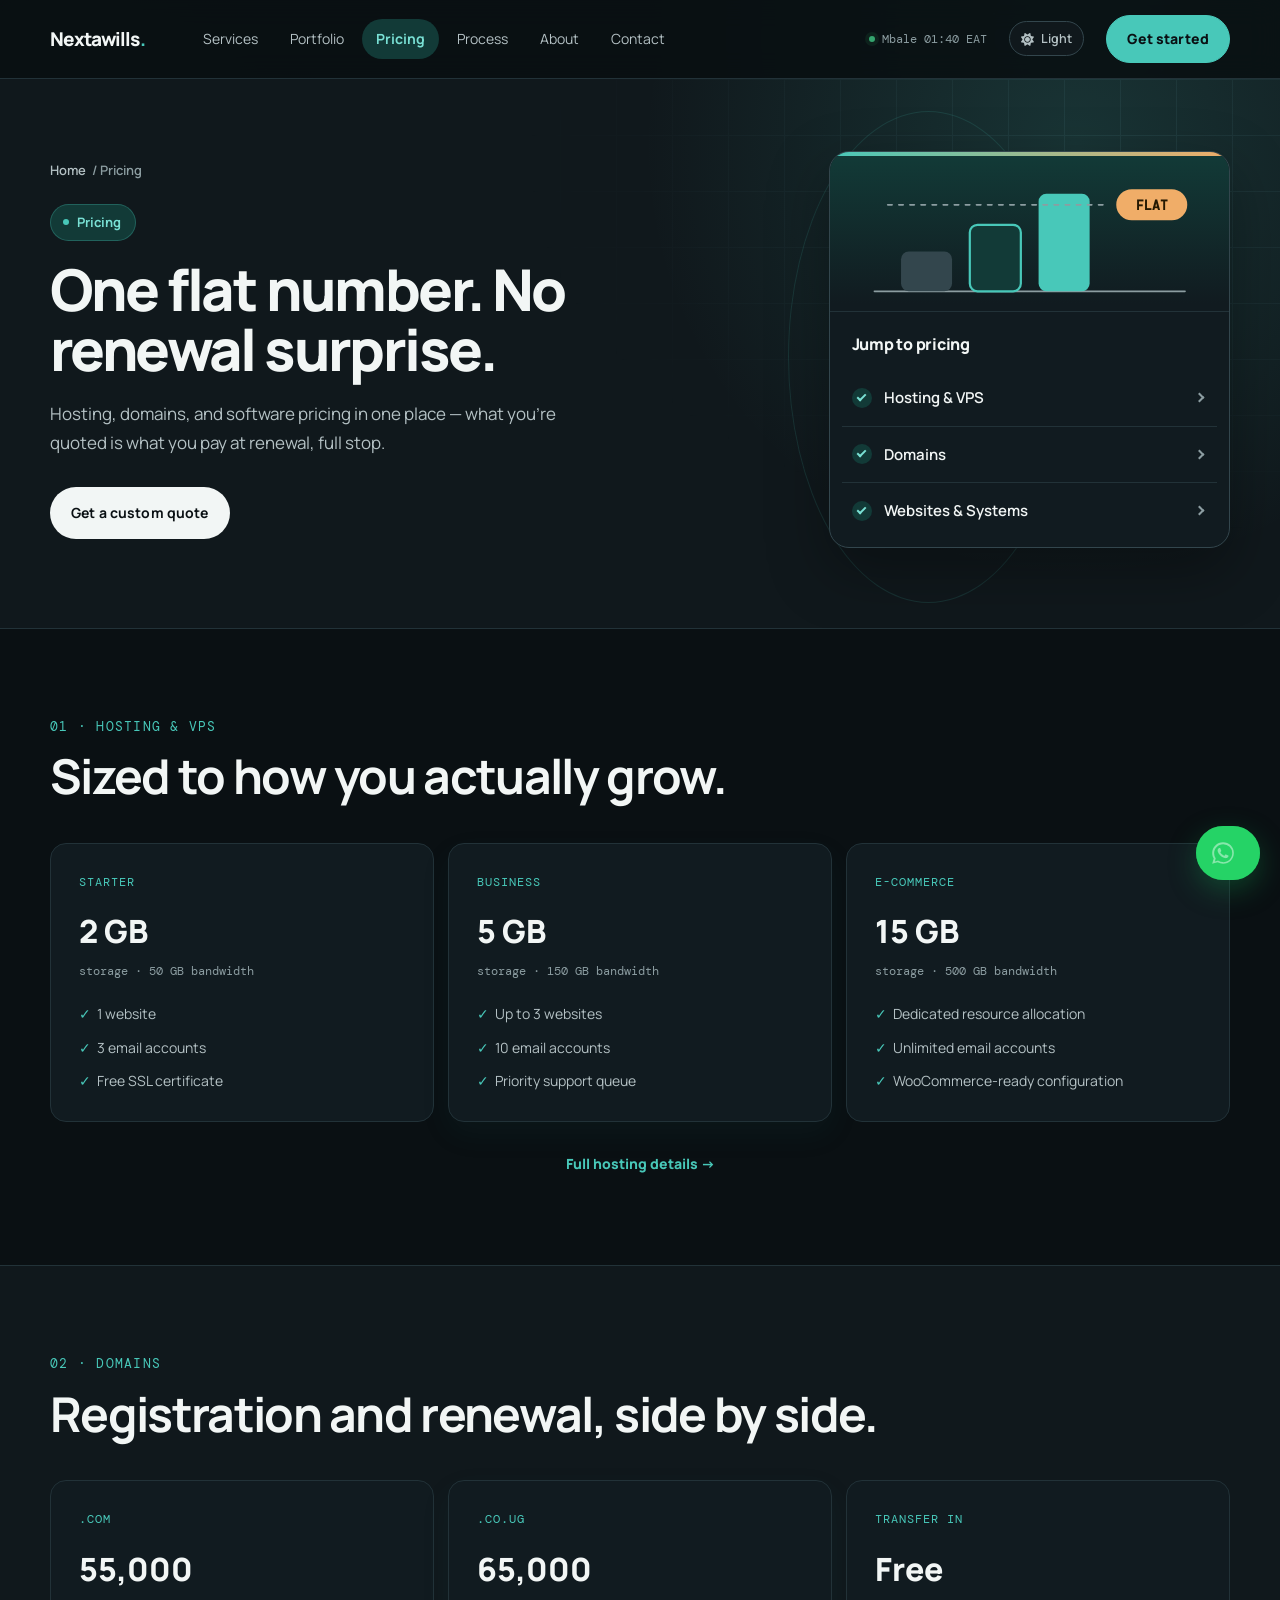
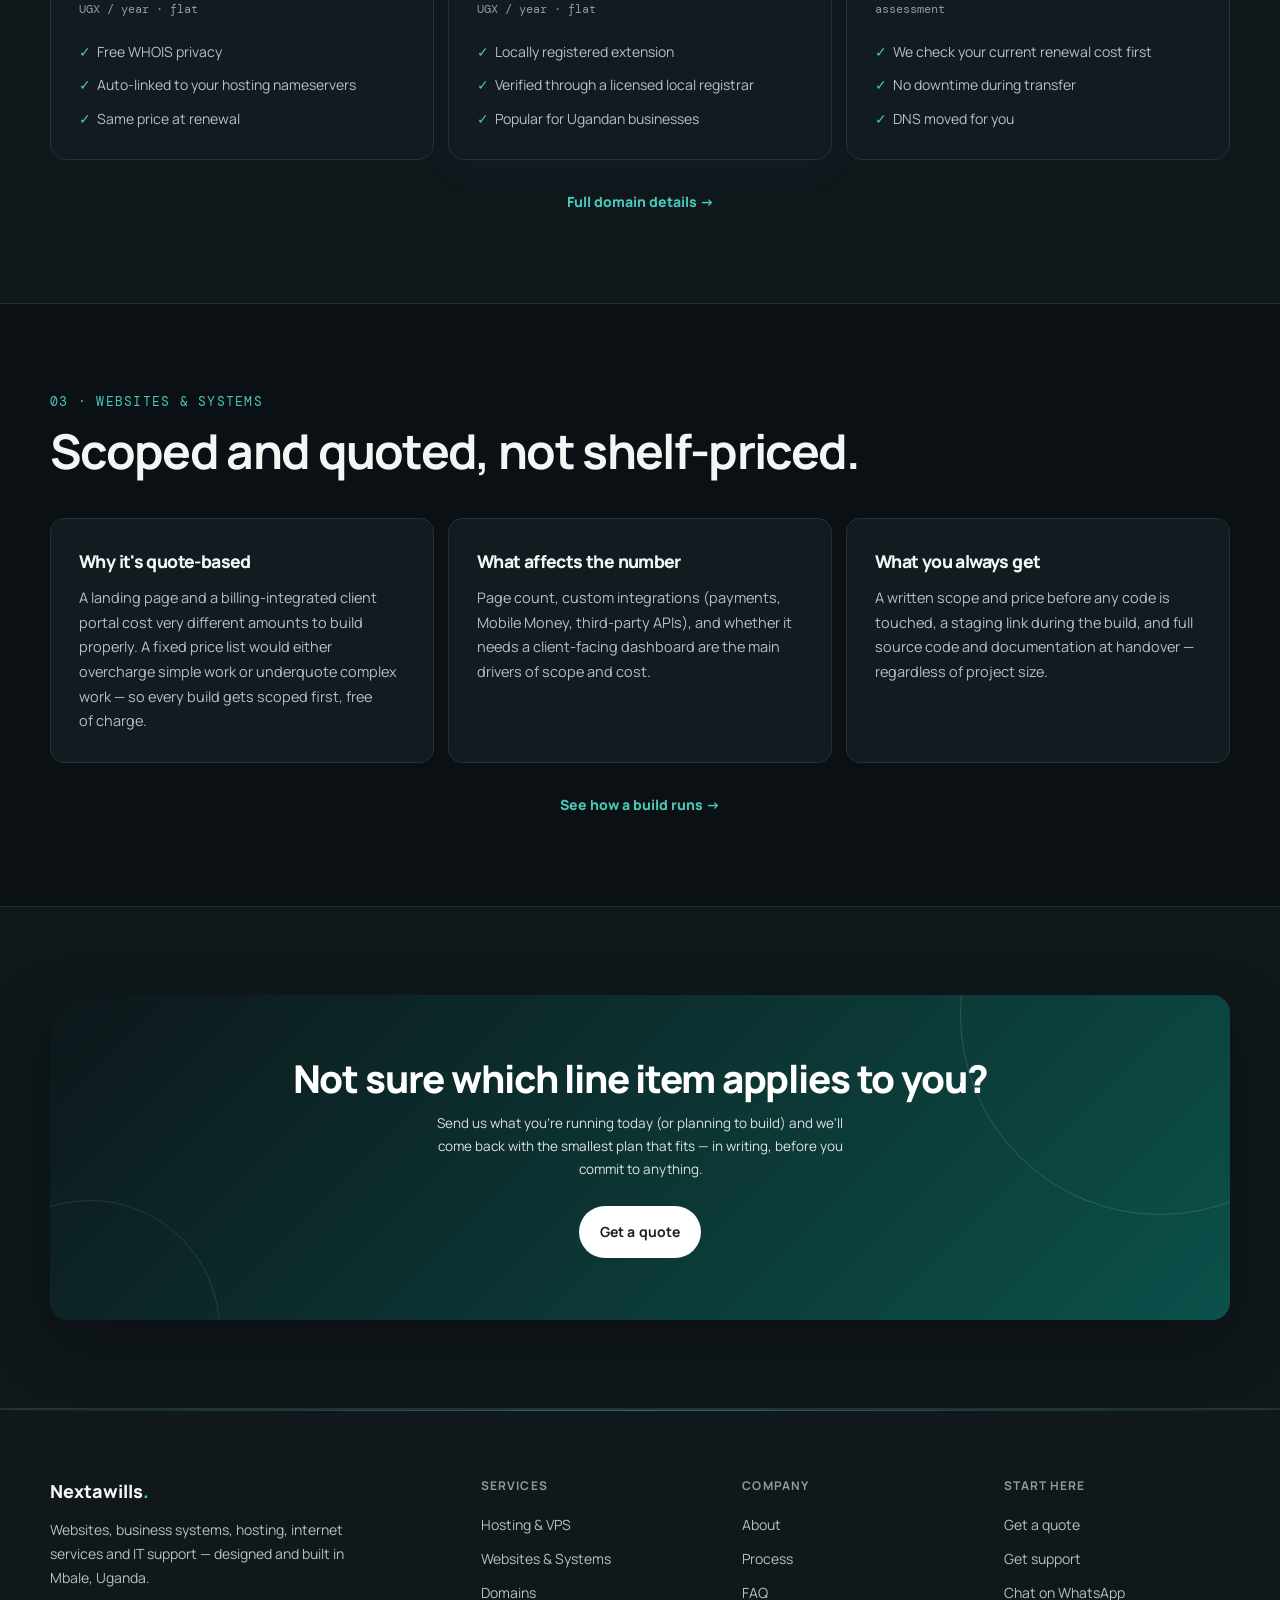
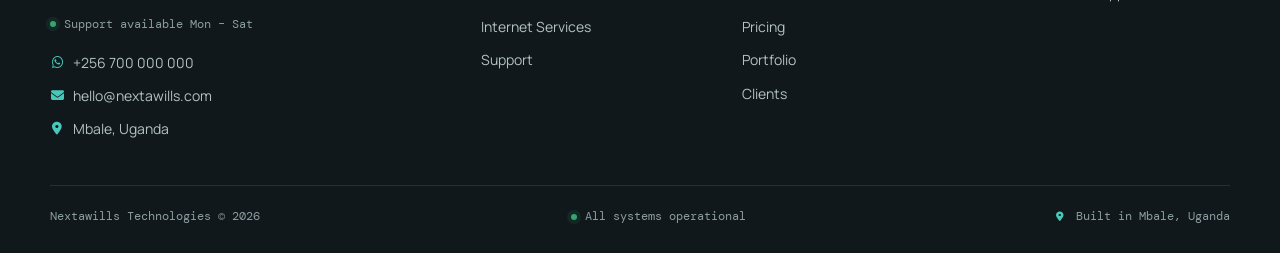
<file: pages/pricing.html>
<!DOCTYPE html>
<html lang="en">
<head>
<meta charset="UTF-8">
<meta name="viewport" content="width=device-width, initial-scale=1.0">
<meta name="theme-color" content="#0a1013">
<script>(function(){try{var t=localStorage.getItem('nextawills-theme');document.documentElement.setAttribute('data-theme',t==='light'?'light':'dark');}catch(e){document.documentElement.setAttribute('data-theme','dark');}})();</script>
<title>Hosting, Domain &amp; Software Pricing in UGX | Nextawills</title>
<meta name="description" content="Published pricing for hosting, domains and software projects in UGX. Flat renewals, no surprise extras and Mobile Money-friendly billing.">
<link rel="canonical" href="https://www.nextawills.com/pages/pricing.html">
<meta property="og:type" content="website">
<meta property="og:site_name" content="Nextawills Technologies">
<meta property="og:title" content="Hosting, Domain &amp; Software Pricing in UGX | Nextawills">
<meta property="og:description" content="Published pricing for hosting, domains and software projects in UGX. Flat renewals, no surprise extras and Mobile Money-friendly billing.">
<meta property="og:url" content="https://www.nextawills.com/pages/pricing.html">
<meta property="og:image" content="https://www.nextawills.com/assets/og/og-default.jpg">
<meta property="og:image:width" content="1200">
<meta property="og:image:height" content="630">
<meta property="og:image:alt" content="Nextawills Technologies — Systems built to hold up. Websites, business systems, hosting and IT support in Mbale, Uganda.">
<meta name="twitter:card" content="summary_large_image">
<meta name="twitter:title" content="Hosting, Domain &amp; Software Pricing in UGX | Nextawills">
<meta name="twitter:description" content="Published pricing for hosting, domains and software projects in UGX. Flat renewals, no surprise extras and Mobile Money-friendly billing.">
<meta name="twitter:image" content="https://www.nextawills.com/assets/og/og-default.jpg">
<meta name="twitter:image:alt" content="Nextawills Technologies — Systems built to hold up. Websites, business systems, hosting and IT support in Mbale, Uganda.">
<link rel="preconnect" href="https://fonts.googleapis.com">
<link href="https://fonts.googleapis.com/css2?family=Manrope:wght@400;500;600;700;800&family=DM+Mono:wght@400;500&display=swap" rel="stylesheet">
<link rel="stylesheet" href="https://cdnjs.cloudflare.com/ajax/libs/font-awesome/6.6.0/css/all.min.css" integrity="sha512-Kc323vGBEqzTmouAECnVceyQqyqdsSiqLQISBL29aUW4U/M7pSPA/gEUZQqv1cwx4OnYxTxve5UMg5GT6L4JJg==" crossorigin="anonymous" referrerpolicy="no-referrer">
<link rel="stylesheet" href="../css/styles.css">
<link rel="icon" type="image/svg+xml" href="../assets/favicon.svg">
<script type="application/ld+json">{"@context":"https://schema.org","@graph":[{"@type":"BreadcrumbList","itemListElement":[{"@type":"ListItem","position":1,"name":"Home","item":"https://www.nextawills.com/"},{"@type":"ListItem","position":2,"name":"Pricing","item":"https://www.nextawills.com/pages/pricing.html"}]}]}</script>
</head>
<body>
<a class="skip-link" href="#main-content">Skip to content</a>

<header class="nav" id="nav">
  <div class="nav__inner">
    <a href="../index.html" class="nav__logo">Nextawills<span>.</span></a>
    <nav class="nav__links" aria-label="Primary">
      <a href="services.html">Services</a>
      <a href="portfolio.html">Portfolio</a>
      <a href="pricing.html">Pricing</a>
      <a href="process.html">Process</a>
      <a href="about.html">About</a>
      <a href="contact.html">Contact</a>
    </nav>
    <p class="nav__status"><span class="nav__status-dot" aria-hidden="true"></span><span id="navStatusTime">Mbale, Uganda</span></p>
    <button class="theme-toggle" id="themeToggle" type="button" aria-label="Switch to light theme" title="Switch theme"><span class="theme-toggle__icon" aria-hidden="true"><i class="fa-solid fa-sun"></i></span><span class="theme-toggle__label">Light</span></button>
    <a href="contact.html" class="btn btn--ghost nav__cta">Get started</a>
    <button class="nav__toggle" id="navToggle" aria-label="Toggle menu" aria-expanded="false">
      <span></span><span></span><span></span>
    </button>
  </div>
</header>

<main id="main-content" tabindex="-1">
  <section class="page-hero">
    <div class="page-hero__glow" aria-hidden="true"></div>
    <div class="page-hero__inner page-hero__inner--split">
      <div class="page-hero__copy fade-up">
        <p class="breadcrumb"><a href="../index.html">Home</a> / Pricing</p>
      <p class="eyebrow">Pricing</p>
      <h1>One flat number. No renewal surprise.</h1>
      <p>Hosting, domains, and software pricing in one place — what you're quoted is what you pay at renewal, full stop.</p>
        <div class="page-hero__actions">
          <a href="contact.html" class="btn btn--solid">Get a custom quote</a>
        </div>
      </div>
      <div class="page-hero__panel fade-up" style="--delay:120ms">
        <div class="hero-orbit hero-orbit--two" aria-hidden="true" style="position:absolute;width:70%;left:-10%;top:-10%;opacity:.35"></div>
        <div class="page-hero__panel-card">
          <svg class="hero-art" viewBox="0 0 360 140" role="presentation" aria-hidden="true" focusable="false"><path class="art-ink" d="M40 122H320"/><rect class="art-mute" x="64" y="86" width="46" height="36" rx="7"/><rect class="art-soft" x="126" y="62" width="46" height="60" rx="7"/><rect class="art-line" x="126" y="62" width="46" height="60" rx="7"/><rect class="art-solid" x="188" y="34" width="46" height="88" rx="7"/><path class="art-ink" d="M52 44H250" stroke-dasharray="4 6"/><rect class="art-warm" x="258" y="30" width="64" height="28" rx="14"/><text x="290" y="49" text-anchor="middle" style="font:700 12px var(--font-mono);fill:#241802">FLAT</text></svg>
          <p class="page-hero__panel-label">Jump to pricing</p>
          <ul class="page-hero__panel-list">
          <li><a href="#hosting"><span class="page-hero__panel-dot" aria-hidden="true"></span>Hosting & VPS</a></li>
          <li><a href="#domains"><span class="page-hero__panel-dot" aria-hidden="true"></span>Domains</a></li>
          <li><a href="#software"><span class="page-hero__panel-dot" aria-hidden="true"></span>Websites & Systems</a></li>
          </ul>
        </div>
      </div>
    </div>
  </section>

  <section id="hosting">
    <div class="section__head fade-up">
      <p class="eyebrow">01 · Hosting &amp; VPS</p>
      <h2>Sized to how you actually grow.</h2>
    </div>
    <div class="plans">
      <div class="plan fade-up">
        <p class="plan__name">Starter</p>
        <p class="plan__price">2 GB</p>
        <p class="plan__period">storage · 50 GB bandwidth</p>
        <ul>
          <li>1 website</li>
          <li>3 email accounts</li>
          <li>Free SSL certificate</li>
        </ul>
      </div>
      <div class="plan plan--highlight fade-up" style="--delay:80ms">
        <p class="plan__name">Business</p>
        <p class="plan__price">5 GB</p>
        <p class="plan__period">storage · 150 GB bandwidth</p>
        <ul>
          <li>Up to 3 websites</li>
          <li>10 email accounts</li>
          <li>Priority support queue</li>
        </ul>
      </div>
      <div class="plan fade-up" style="--delay:160ms">
        <p class="plan__name">E-commerce</p>
        <p class="plan__price">15 GB</p>
        <p class="plan__period">storage · 500 GB bandwidth</p>
        <ul>
          <li>Dedicated resource allocation</li>
          <li>Unlimited email accounts</li>
          <li>WooCommerce-ready configuration</li>
        </ul>
      </div>
    </div>
    <p class="section__more fade-up"><a href="hosting.html">Full hosting details →</a></p>
  </section>

  <section id="domains">
    <div class="section__head fade-up">
      <p class="eyebrow">02 · Domains</p>
      <h2>Registration and renewal, side by side.</h2>
    </div>
    <div class="plans">
      <div class="plan fade-up">
        <p class="plan__name">.com</p>
        <p class="plan__price">55,000</p>
        <p class="plan__period">UGX / year · flat</p>
        <ul>
          <li>Free WHOIS privacy</li>
          <li>Auto-linked to your hosting nameservers</li>
          <li>Same price at renewal</li>
        </ul>
      </div>
      <div class="plan plan--highlight fade-up" style="--delay:80ms">
        <p class="plan__name">.co.ug</p>
        <p class="plan__price">65,000</p>
        <p class="plan__period">UGX / year · flat</p>
        <ul>
          <li>Locally registered extension</li>
          <li>Verified through a licensed local registrar</li>
          <li>Popular for Ugandan businesses</li>
        </ul>
      </div>
      <div class="plan fade-up" style="--delay:160ms">
        <p class="plan__name">Transfer in</p>
        <p class="plan__price">Free</p>
        <p class="plan__period">assessment</p>
        <ul>
          <li>We check your current renewal cost first</li>
          <li>No downtime during transfer</li>
          <li>DNS moved for you</li>
        </ul>
      </div>
    </div>
    <p class="section__more fade-up"><a href="domains.html">Full domain details →</a></p>
  </section>

  <section id="software">
    <div class="section__head fade-up">
      <p class="eyebrow">03 · Websites &amp; Systems</p>
      <h2>Scoped and quoted, not shelf-priced.</h2>
    </div>
    <div class="feature-list">
      <div class="feature fade-up">
        <h3>Why it's quote-based</h3>
        <p>A landing page and a billing-integrated client portal cost very different amounts to build properly. A fixed price list would either overcharge simple work or underquote complex work — so every build gets scoped first, free of charge.</p>
      </div>
      <div class="feature fade-up" style="--delay:80ms">
        <h3>What affects the number</h3>
        <p>Page count, custom integrations (payments, Mobile Money, third-party APIs), and whether it needs a client-facing dashboard are the main drivers of scope and cost.</p>
      </div>
      <div class="feature fade-up" style="--delay:160ms">
        <h3>What you always get</h3>
        <p>A written scope and price before any code is touched, a staging link during the build, and full source code and documentation at handover — regardless of project size.</p>
      </div>
    </div>
    <p class="section__more fade-up"><a href="studio.html">See how a build runs →</a></p>
  </section>

  <section>
    <div class="cta-band cta-band--wide fade-up">
      <h2>Not sure which line item applies to you?</h2>
      <p>Send us what you're running today (or planning to build) and we'll come back with the smallest plan that fits — in writing, before you commit to anything.</p>
      <a href="contact.html" class="btn btn--solid">Get a quote</a>
    </div>
  </section>
</main>

<footer class="footer">
  <div class="footer__grid">
    <div>
      <a href="../index.html" class="footer__brand">Nextawills<span>.</span></a>
      <p class="footer__tagline">Websites, business systems, hosting, internet services and IT support — designed and built in Mbale, Uganda.</p>
      <p class="footer__status"><span class="nav__status-dot" aria-hidden="true"></span>Support available Mon – Sat</p>
      <div class="footer__contact">
        <a href="https://wa.me/256700000000" target="_blank" rel="noopener"><i class="fa-brands fa-whatsapp" aria-hidden="true"></i>+256 700 000 000</a>
        <a href="mailto:hello@nextawills.com"><i class="fa-solid fa-envelope" aria-hidden="true"></i>hello@nextawills.com</a>
        <span><i class="fa-solid fa-location-dot" aria-hidden="true"></i>Mbale, Uganda</span>
      </div>
    </div>
    <div class="footer__col">
      <h4>Services</h4>
      <a href="hosting.html">Hosting &amp; VPS</a>
      <a href="studio.html">Websites &amp; Systems</a>
      <a href="domains.html">Domains</a>
      <a href="services.html#internet-services">Internet Services</a>
      <a href="help.html">Support</a>
    </div>
    <div class="footer__col">
      <h4>Company</h4>
      <a href="about.html">About</a>
      <a href="process.html">Process</a>
      <a href="faq.html">FAQ</a>
      <a href="pricing.html">Pricing</a>
      <a href="portfolio.html">Portfolio</a>
      <a href="../index.html#clients">Clients</a>
    </div>
    <div class="footer__col">
      <h4>Start here</h4>
      <a href="contact.html">Get a quote</a>
      <a href="help.html">Get support</a>
      <a href="https://wa.me/256700000000" target="_blank" rel="noopener">Chat on WhatsApp</a>
    </div>
  </div>
  <div class="footer__inner">
    <p>Nextawills Technologies © 2026</p>
    <p class="footer__inner-status"><span class="nav__status-dot" aria-hidden="true"></span>All systems operational</p>
    <p><i class="fa-solid fa-location-dot" aria-hidden="true"></i> Built in Mbale, Uganda</p>
  </div>
</footer>

<script src="../js/main.js"></script>
</body>
</html>
</file>
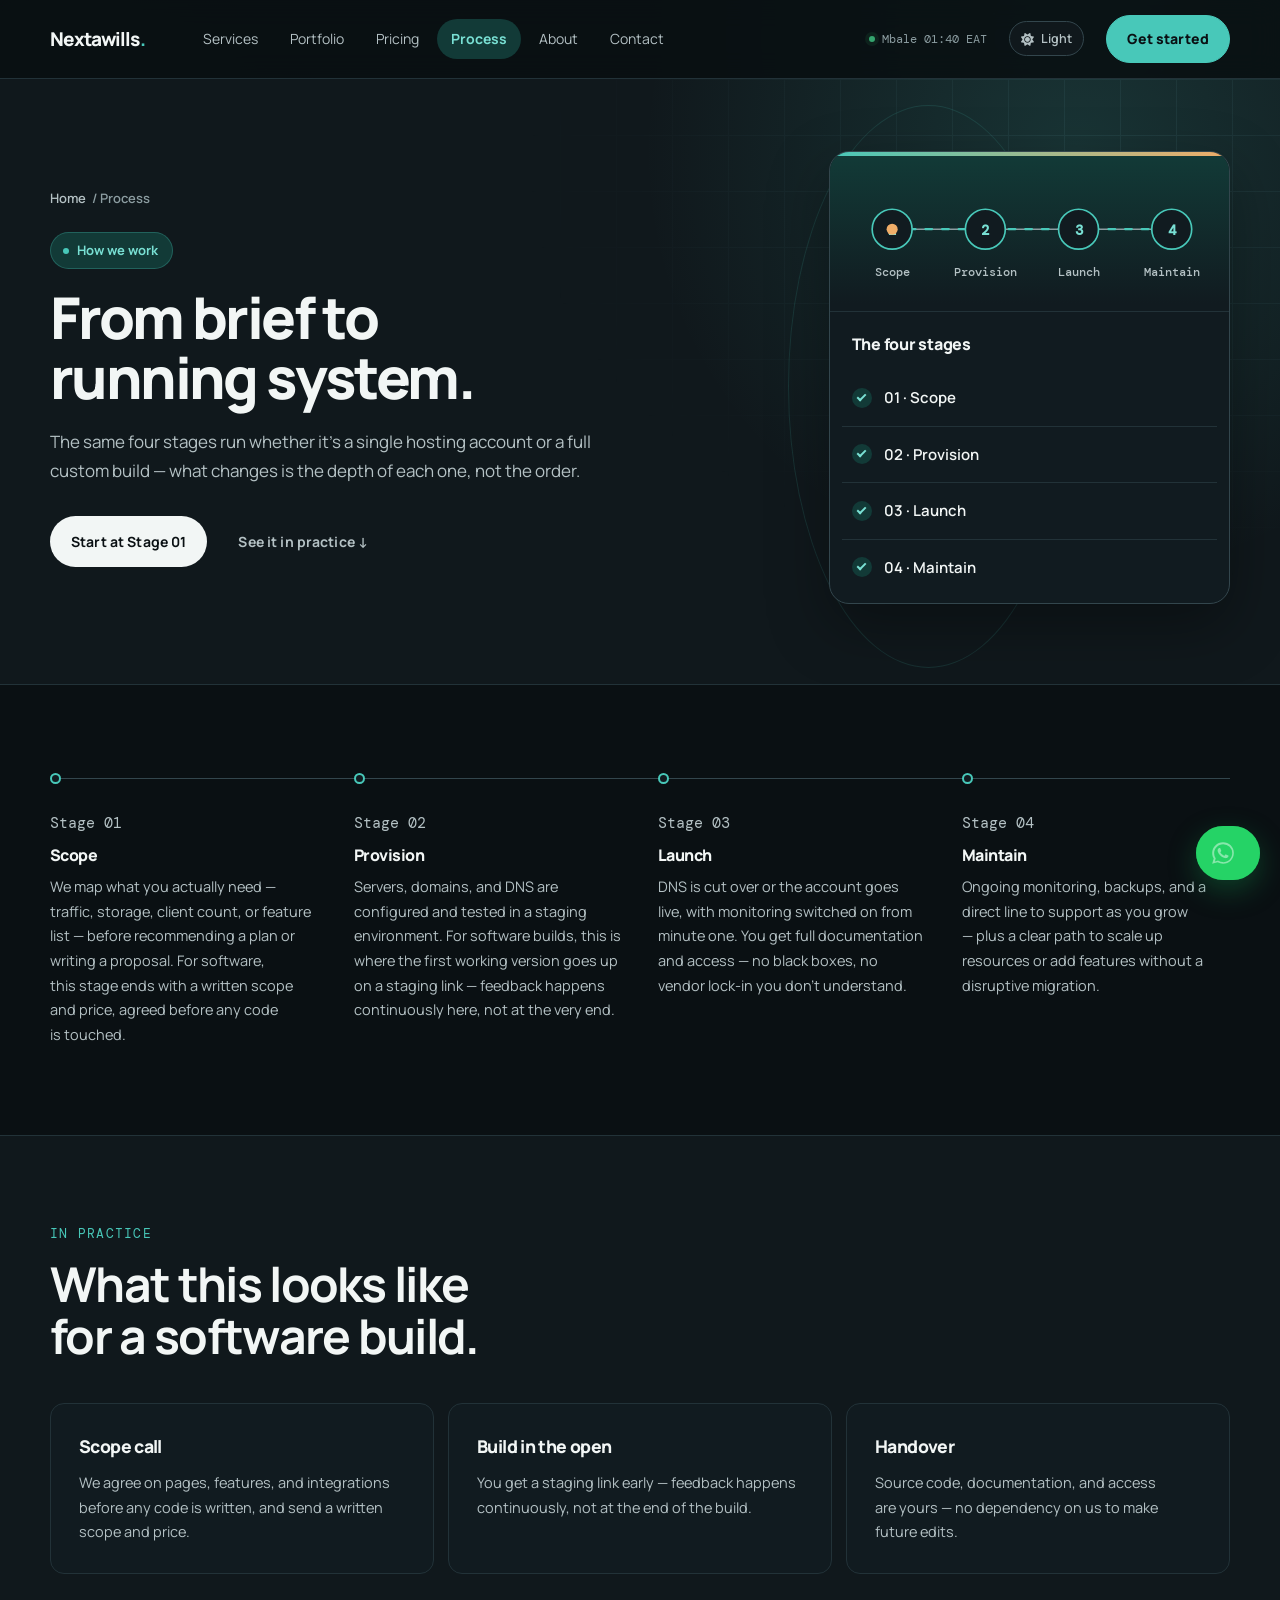
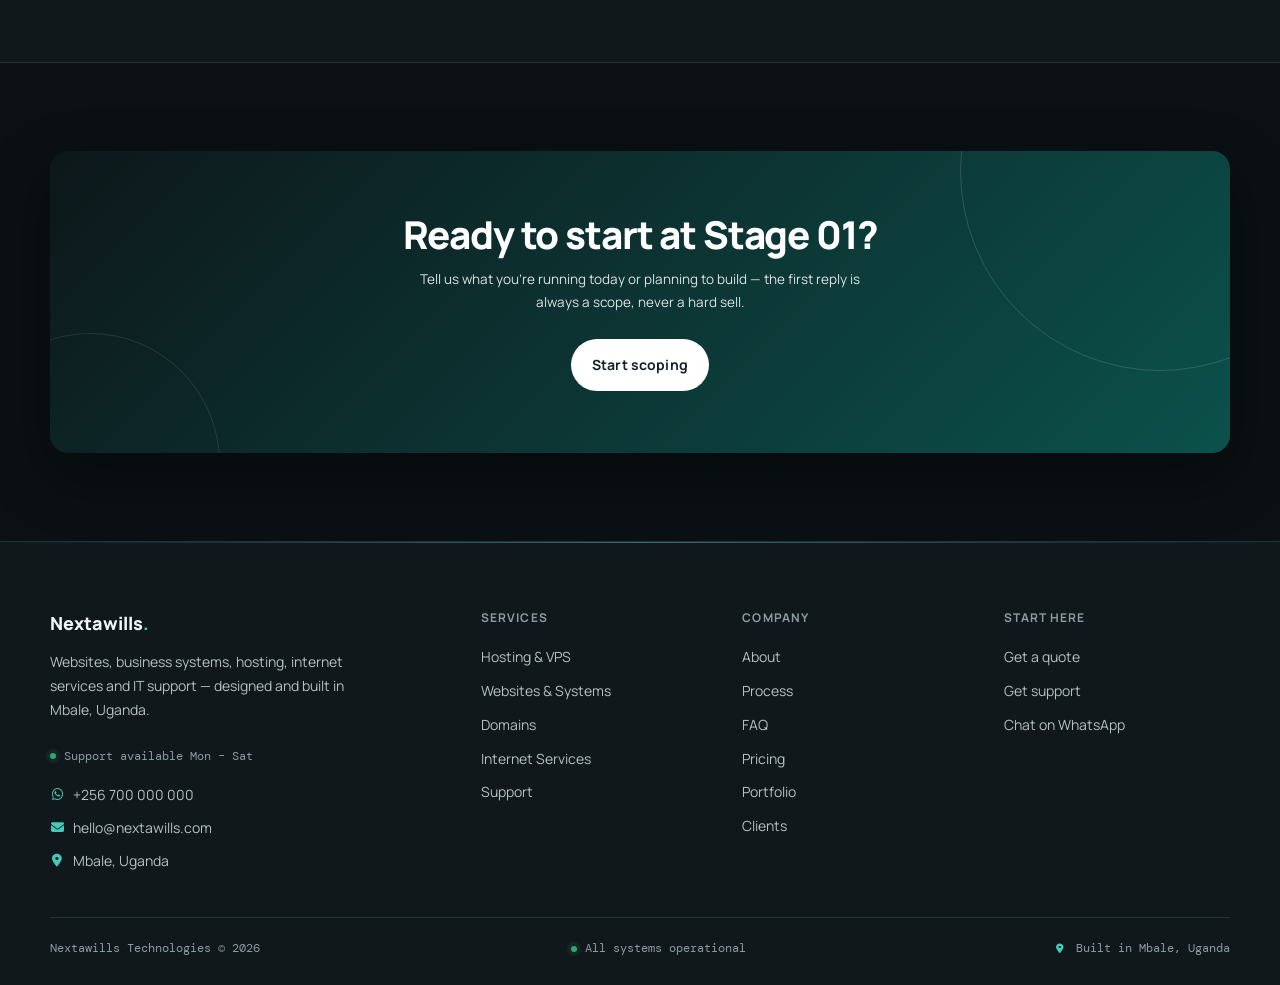
<file: pages/process.html>
<!DOCTYPE html>
<html lang="en">
<head>
<meta charset="UTF-8">
<meta name="viewport" content="width=device-width, initial-scale=1.0">
<meta name="theme-color" content="#0a1013">
<script>(function(){try{var t=localStorage.getItem('nextawills-theme');document.documentElement.setAttribute('data-theme',t==='light'?'light':'dark');}catch(e){document.documentElement.setAttribute('data-theme','dark');}})();</script>
<title>How We Scope, Build &amp; Launch Projects | Nextawills</title>
<meta name="description" content="Our four-stage process — scope, provision, launch, maintain — from first call to long-term support, with a clear handover and documentation.">
<link rel="canonical" href="https://www.nextawills.com/pages/process.html">
<meta property="og:type" content="website">
<meta property="og:site_name" content="Nextawills Technologies">
<meta property="og:title" content="How We Scope, Build &amp; Launch Projects | Nextawills">
<meta property="og:description" content="Our four-stage process — scope, provision, launch, maintain — from first call to long-term support, with a clear handover and documentation.">
<meta property="og:url" content="https://www.nextawills.com/pages/process.html">
<meta property="og:image" content="https://www.nextawills.com/assets/og/og-default.jpg">
<meta property="og:image:width" content="1200">
<meta property="og:image:height" content="630">
<meta property="og:image:alt" content="Nextawills Technologies — Systems built to hold up. Websites, business systems, hosting and IT support in Mbale, Uganda.">
<meta name="twitter:card" content="summary_large_image">
<meta name="twitter:title" content="How We Scope, Build &amp; Launch Projects | Nextawills">
<meta name="twitter:description" content="Our four-stage process — scope, provision, launch, maintain — from first call to long-term support, with a clear handover and documentation.">
<meta name="twitter:image" content="https://www.nextawills.com/assets/og/og-default.jpg">
<meta name="twitter:image:alt" content="Nextawills Technologies — Systems built to hold up. Websites, business systems, hosting and IT support in Mbale, Uganda.">
<link rel="preconnect" href="https://fonts.googleapis.com">
<link href="https://fonts.googleapis.com/css2?family=Manrope:wght@400;500;600;700;800&family=DM+Mono:wght@400;500&display=swap" rel="stylesheet">
<link rel="stylesheet" href="https://cdnjs.cloudflare.com/ajax/libs/font-awesome/6.6.0/css/all.min.css" integrity="sha512-Kc323vGBEqzTmouAECnVceyQqyqdsSiqLQISBL29aUW4U/M7pSPA/gEUZQqv1cwx4OnYxTxve5UMg5GT6L4JJg==" crossorigin="anonymous" referrerpolicy="no-referrer">
<link rel="stylesheet" href="../css/styles.css">
<link rel="icon" type="image/svg+xml" href="../assets/favicon.svg">
<script type="application/ld+json">{"@context":"https://schema.org","@graph":[{"@type":"BreadcrumbList","itemListElement":[{"@type":"ListItem","position":1,"name":"Home","item":"https://www.nextawills.com/"},{"@type":"ListItem","position":2,"name":"Process","item":"https://www.nextawills.com/pages/process.html"}]}]}</script>
</head>
<body>
<a class="skip-link" href="#main-content">Skip to content</a>

<header class="nav" id="nav">
  <div class="nav__inner">
    <a href="../index.html" class="nav__logo">Nextawills<span>.</span></a>
    <nav class="nav__links" aria-label="Primary">
      <a href="services.html">Services</a>
      <a href="portfolio.html">Portfolio</a>
      <a href="pricing.html">Pricing</a>
      <a href="process.html">Process</a>
      <a href="about.html">About</a>
      <a href="contact.html">Contact</a>
    </nav>
    <p class="nav__status"><span class="nav__status-dot" aria-hidden="true"></span><span id="navStatusTime">Mbale, Uganda</span></p>
    <button class="theme-toggle" id="themeToggle" type="button" aria-label="Switch to light theme" title="Switch theme"><span class="theme-toggle__icon" aria-hidden="true"><i class="fa-solid fa-sun"></i></span><span class="theme-toggle__label">Light</span></button>
    <a href="contact.html" class="btn btn--ghost nav__cta">Get started</a>
    <button class="nav__toggle" id="navToggle" aria-label="Toggle menu" aria-expanded="false">
      <span></span><span></span><span></span>
    </button>
  </div>
</header>

<main id="main-content" tabindex="-1">
  <section class="page-hero">
    <div class="page-hero__glow" aria-hidden="true"></div>
    <div class="page-hero__inner page-hero__inner--split">
      <div class="page-hero__copy fade-up">
        <p class="breadcrumb"><a href="../index.html">Home</a> / Process</p>
      <p class="eyebrow">How we work</p>
      <h1>From brief to running system.</h1>
      <p>The same four stages run whether it's a single hosting account or a full custom build — what changes is the depth of each one, not the order.</p>
        <div class="page-hero__actions">
          <a href="contact.html" class="btn btn--solid">Start at Stage 01</a><a href="#stages" class="btn btn--text">See it in practice ↓</a>
        </div>
      </div>
      <div class="page-hero__panel fade-up" style="--delay:120ms">
        <div class="hero-orbit hero-orbit--two" aria-hidden="true" style="position:absolute;width:70%;left:-10%;top:-10%;opacity:.35"></div>
        <div class="page-hero__panel-card">
          <svg class="hero-art" viewBox="0 0 360 140" role="presentation" aria-hidden="true" focusable="false"><path class="art-ink" d="M56 66H304"/><path class="art-line art-dash" d="M56 66H304" stroke-dasharray="6 9"/><circle class="art-card" cx="56" cy="66" r="18" style="stroke:var(--accent)"/><text x="56" y="71" text-anchor="middle" style="font:700 13px var(--font-mono);fill:var(--accent-dark)">1</text><text x="56" y="108" text-anchor="middle" class="art-text">Scope</text><circle class="art-card" cx="140" cy="66" r="18" style="stroke:var(--accent)"/><text x="140" y="71" text-anchor="middle" style="font:700 13px var(--font-mono);fill:var(--accent-dark)">2</text><text x="140" y="108" text-anchor="middle" class="art-text">Provision</text><circle class="art-card" cx="224" cy="66" r="18" style="stroke:var(--accent)"/><text x="224" y="71" text-anchor="middle" style="font:700 13px var(--font-mono);fill:var(--accent-dark)">3</text><text x="224" y="108" text-anchor="middle" class="art-text">Launch</text><circle class="art-card" cx="308" cy="66" r="18" style="stroke:var(--accent)"/><text x="308" y="71" text-anchor="middle" style="font:700 13px var(--font-mono);fill:var(--accent-dark)">4</text><text x="308" y="108" text-anchor="middle" class="art-text">Maintain</text><circle class="art-warm art-travel" cx="56" cy="66" r="5"/></svg>
          <p class="page-hero__panel-label">The four stages</p>
          <ul class="page-hero__panel-list">
          <li><span class="page-hero__panel-item"><span class="page-hero__panel-dot" aria-hidden="true"></span>01 · Scope</span></li>
          <li><span class="page-hero__panel-item"><span class="page-hero__panel-dot" aria-hidden="true"></span>02 · Provision</span></li>
          <li><span class="page-hero__panel-item"><span class="page-hero__panel-dot" aria-hidden="true"></span>03 · Launch</span></li>
          <li><span class="page-hero__panel-item"><span class="page-hero__panel-dot" aria-hidden="true"></span>04 · Maintain</span></li>
          </ul>
        </div>
      </div>
    </div>
  </section>

  <section id="stages">
    <div class="timeline">
      <div class="timeline__item fade-up">
        <p class="timeline__year">Stage 01</p>
        <h3>Scope</h3>
        <p>We map what you actually need — traffic, storage, client count, or feature list — before recommending a plan or writing a proposal. For software, this stage ends with a written scope and price, agreed before any code is touched.</p>
      </div>
      <div class="timeline__item fade-up" style="--delay:100ms">
        <p class="timeline__year">Stage 02</p>
        <h3>Provision</h3>
        <p>Servers, domains, and DNS are configured and tested in a staging environment. For software builds, this is where the first working version goes up on a staging link — feedback happens continuously here, not at the very end.</p>
      </div>
      <div class="timeline__item fade-up" style="--delay:200ms">
        <p class="timeline__year">Stage 03</p>
        <h3>Launch</h3>
        <p>DNS is cut over or the account goes live, with monitoring switched on from minute one. You get full documentation and access — no black boxes, no vendor lock-in you don't understand.</p>
      </div>
      <div class="timeline__item fade-up" style="--delay:300ms">
        <p class="timeline__year">Stage 04</p>
        <h3>Maintain</h3>
        <p>Ongoing monitoring, backups, and a direct line to support as you grow — plus a clear path to scale up resources or add features without a disruptive migration.</p>
      </div>
    </div>
  </section>

  <section>
    <div class="section__head fade-up">
      <p class="eyebrow">In practice</p>
      <h2>What this looks like for a software build.</h2>
    </div>
    <div class="feature-list">
      <div class="feature fade-up">
        <h3>Scope call</h3>
        <p>We agree on pages, features, and integrations before any code is written, and send a written scope and price.</p>
      </div>
      <div class="feature fade-up" style="--delay:80ms">
        <h3>Build in the open</h3>
        <p>You get a staging link early — feedback happens continuously, not at the end of the build.</p>
      </div>
      <div class="feature fade-up" style="--delay:160ms">
        <h3>Handover</h3>
        <p>Source code, documentation, and access are yours — no dependency on us to make future edits.</p>
      </div>
    </div>
  </section>

  <section>
    <div class="cta-band cta-band--wide fade-up">
      <h2>Ready to start at Stage 01?</h2>
      <p>Tell us what you're running today or planning to build — the first reply is always a scope, never a hard sell.</p>
      <a href="contact.html" class="btn btn--solid">Start scoping</a>
    </div>
  </section>
</main>

<footer class="footer">
  <div class="footer__grid">
    <div>
      <a href="../index.html" class="footer__brand">Nextawills<span>.</span></a>
      <p class="footer__tagline">Websites, business systems, hosting, internet services and IT support — designed and built in Mbale, Uganda.</p>
      <p class="footer__status"><span class="nav__status-dot" aria-hidden="true"></span>Support available Mon – Sat</p>
      <div class="footer__contact">
        <a href="https://wa.me/256700000000" target="_blank" rel="noopener"><i class="fa-brands fa-whatsapp" aria-hidden="true"></i>+256 700 000 000</a>
        <a href="mailto:hello@nextawills.com"><i class="fa-solid fa-envelope" aria-hidden="true"></i>hello@nextawills.com</a>
        <span><i class="fa-solid fa-location-dot" aria-hidden="true"></i>Mbale, Uganda</span>
      </div>
    </div>
    <div class="footer__col">
      <h4>Services</h4>
      <a href="hosting.html">Hosting &amp; VPS</a>
      <a href="studio.html">Websites &amp; Systems</a>
      <a href="domains.html">Domains</a>
      <a href="services.html#internet-services">Internet Services</a>
      <a href="help.html">Support</a>
    </div>
    <div class="footer__col">
      <h4>Company</h4>
      <a href="about.html">About</a>
      <a href="process.html">Process</a>
      <a href="faq.html">FAQ</a>
      <a href="pricing.html">Pricing</a>
      <a href="portfolio.html">Portfolio</a>
      <a href="../index.html#clients">Clients</a>
    </div>
    <div class="footer__col">
      <h4>Start here</h4>
      <a href="contact.html">Get a quote</a>
      <a href="help.html">Get support</a>
      <a href="https://wa.me/256700000000" target="_blank" rel="noopener">Chat on WhatsApp</a>
    </div>
  </div>
  <div class="footer__inner">
    <p>Nextawills Technologies © 2026</p>
    <p class="footer__inner-status"><span class="nav__status-dot" aria-hidden="true"></span>All systems operational</p>
    <p><i class="fa-solid fa-location-dot" aria-hidden="true"></i> Built in Mbale, Uganda</p>
  </div>
</footer>

<script src="../js/main.js"></script>
</body>
</html>
</file>
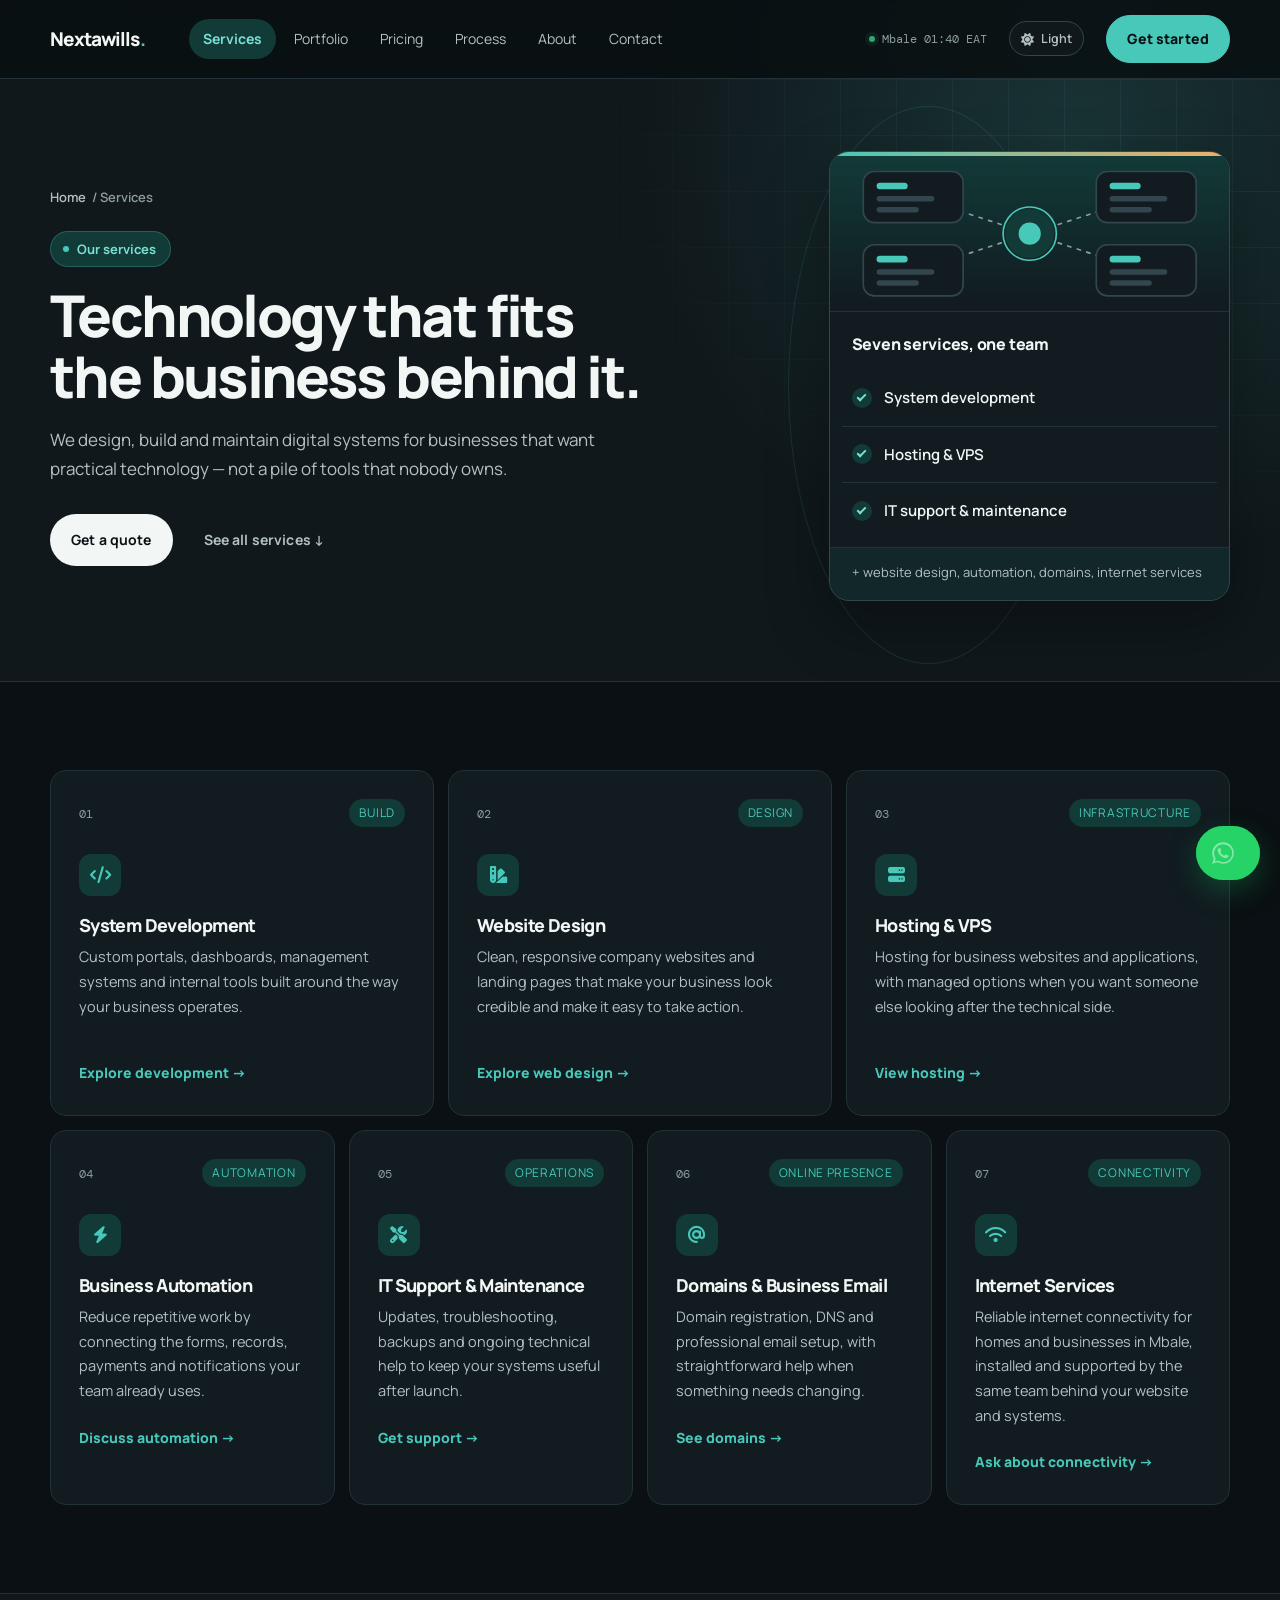
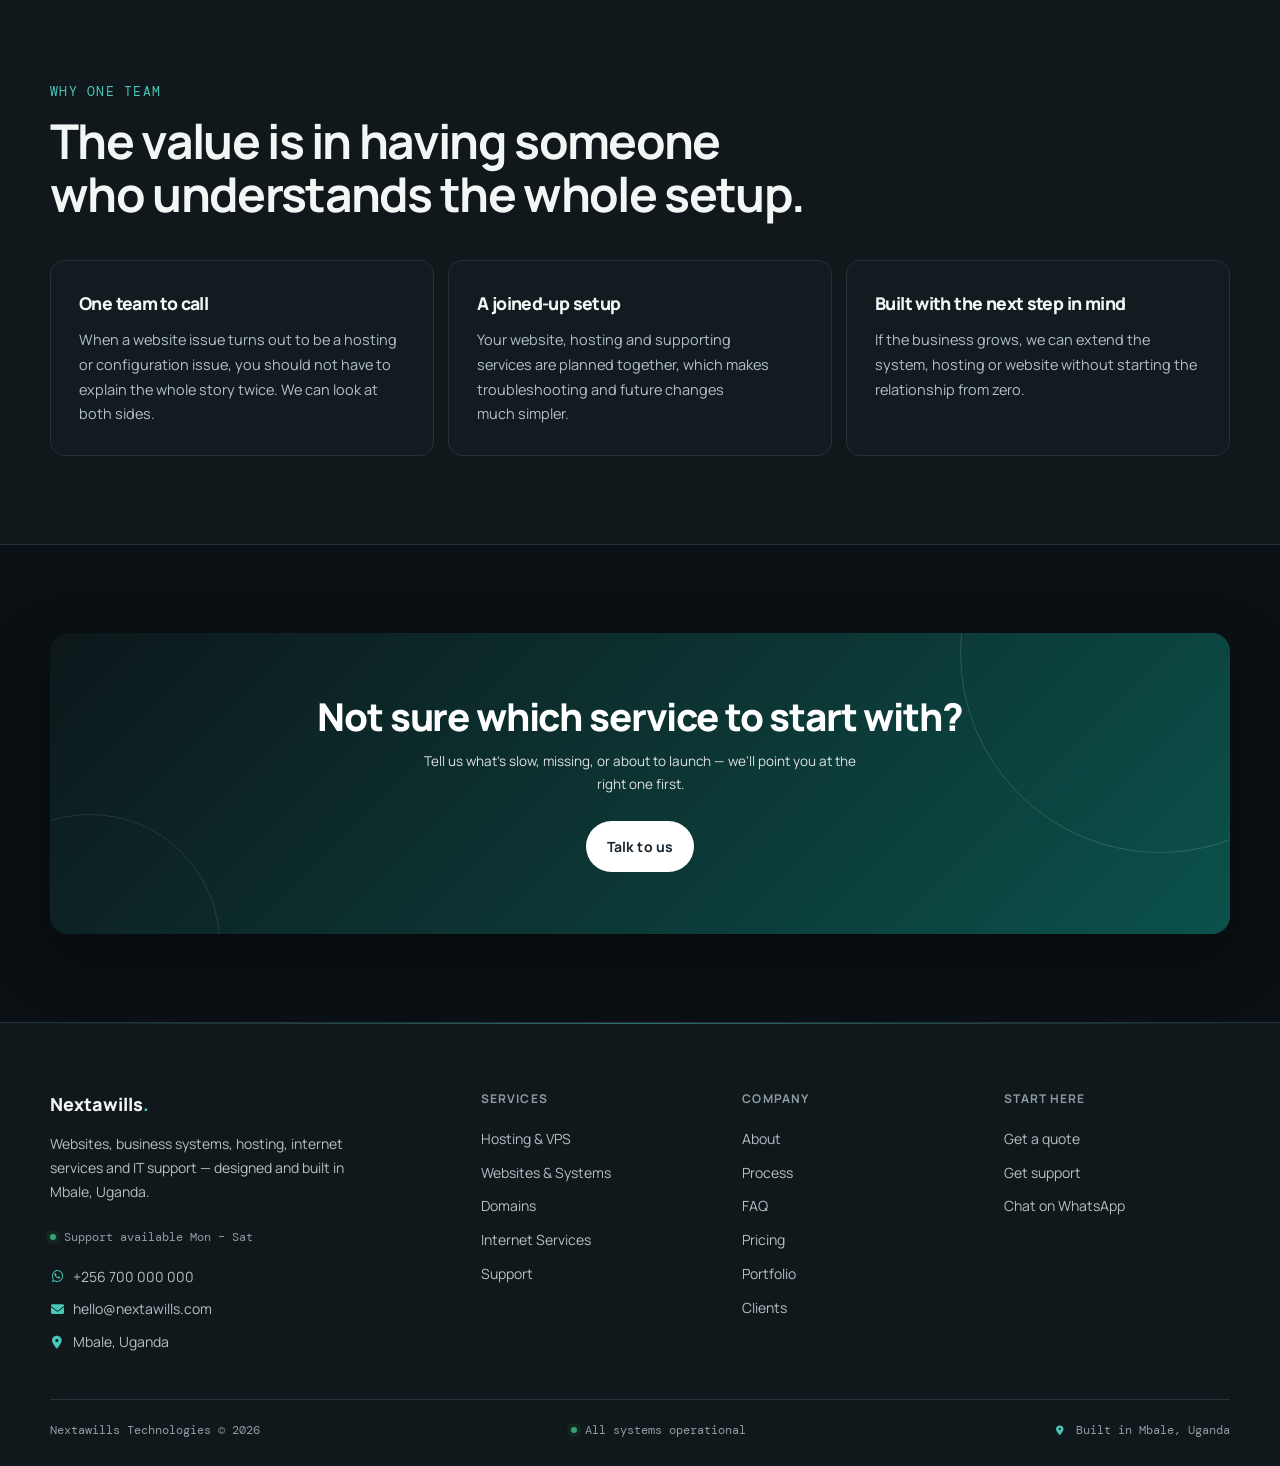
<file: pages/services.html>
<!DOCTYPE html>
<html lang="en">
<head>
<meta charset="UTF-8">
<meta name="viewport" content="width=device-width, initial-scale=1.0">
<meta name="theme-color" content="#0a1013">
<script>(function(){try{var t=localStorage.getItem('nextawills-theme');document.documentElement.setAttribute('data-theme',t==='light'?'light':'dark');}catch(e){document.documentElement.setAttribute('data-theme','dark');}})();</script>
<title>IT Services in Mbale: Systems, Web &amp; Support | Nextawills</title>
<meta name="description" content="Seven services, one team: custom systems, website design, hosting and VPS, IT support, automation, domains and internet connectivity for businesses in Mbale.">
<link rel="canonical" href="https://www.nextawills.com/pages/services.html">
<meta property="og:type" content="website">
<meta property="og:site_name" content="Nextawills Technologies">
<meta property="og:title" content="IT Services in Mbale: Systems, Web &amp; Support | Nextawills">
<meta property="og:description" content="Seven services, one team: custom systems, website design, hosting and VPS, IT support, automation, domains and internet connectivity for businesses in Mbale.">
<meta property="og:url" content="https://www.nextawills.com/pages/services.html">
<meta property="og:image" content="https://www.nextawills.com/assets/og/og-default.jpg">
<meta property="og:image:width" content="1200">
<meta property="og:image:height" content="630">
<meta property="og:image:alt" content="Nextawills Technologies — Systems built to hold up. Websites, business systems, hosting and IT support in Mbale, Uganda.">
<meta name="twitter:card" content="summary_large_image">
<meta name="twitter:title" content="IT Services in Mbale: Systems, Web &amp; Support | Nextawills">
<meta name="twitter:description" content="Seven services, one team: custom systems, website design, hosting and VPS, IT support, automation, domains and internet connectivity for businesses in Mbale.">
<meta name="twitter:image" content="https://www.nextawills.com/assets/og/og-default.jpg">
<meta name="twitter:image:alt" content="Nextawills Technologies — Systems built to hold up. Websites, business systems, hosting and IT support in Mbale, Uganda.">
<link rel="preconnect" href="https://fonts.googleapis.com">
<link href="https://fonts.googleapis.com/css2?family=Manrope:wght@400;500;600;700;800&family=DM+Mono:wght@400;500&display=swap" rel="stylesheet">
<link rel="stylesheet" href="https://cdnjs.cloudflare.com/ajax/libs/font-awesome/6.6.0/css/all.min.css" integrity="sha512-Kc323vGBEqzTmouAECnVceyQqyqdsSiqLQISBL29aUW4U/M7pSPA/gEUZQqv1cwx4OnYxTxve5UMg5GT6L4JJg==" crossorigin="anonymous" referrerpolicy="no-referrer">
<link rel="stylesheet" href="../css/styles.css">
<link rel="icon" type="image/svg+xml" href="../assets/favicon.svg">
<script type="application/ld+json">{"@context":"https://schema.org","@graph":[{"@type":"BreadcrumbList","itemListElement":[{"@type":"ListItem","position":1,"name":"Home","item":"https://www.nextawills.com/"},{"@type":"ListItem","position":2,"name":"Services","item":"https://www.nextawills.com/pages/services.html"}]}]}</script>
</head>
<body>
<a class="skip-link" href="#main-content">Skip to content</a>

<header class="nav" id="nav">
  <div class="nav__inner">
    <a href="../index.html" class="nav__logo">Nextawills<span>.</span></a>
    <nav class="nav__links" aria-label="Primary">
      <a href="services.html">Services</a>
      <a href="portfolio.html">Portfolio</a>
      <a href="pricing.html">Pricing</a>
      <a href="process.html">Process</a>
      <a href="about.html">About</a>
      <a href="contact.html">Contact</a>
    </nav>
    <p class="nav__status"><span class="nav__status-dot" aria-hidden="true"></span><span id="navStatusTime">Mbale, Uganda</span></p>
    <button class="theme-toggle" id="themeToggle" type="button" aria-label="Switch to light theme" title="Switch theme"><span class="theme-toggle__icon" aria-hidden="true"><i class="fa-solid fa-sun"></i></span><span class="theme-toggle__label">Light</span></button>
    <a href="contact.html" class="btn btn--ghost nav__cta">Get started</a>
    <button class="nav__toggle" id="navToggle" aria-label="Toggle menu" aria-expanded="false">
      <span></span><span></span><span></span>
    </button>
  </div>
</header>

<main id="main-content" tabindex="-1">
  <section class="page-hero">
    <div class="page-hero__glow" aria-hidden="true"></div>
    <div class="page-hero__inner page-hero__inner--split">
      <div class="page-hero__copy fade-up">
        <p class="breadcrumb"><a href="../index.html">Home</a> / Services</p>
      <p class="eyebrow">Our services</p>
      <h1>Technology that fits the business behind it.</h1>
      <p>We design, build and maintain digital systems for businesses that want practical technology — not a pile of tools that nobody owns.</p>
        <div class="page-hero__actions">
          <a href="contact.html" class="btn btn--solid">Get a quote</a><a href="#services-grid" class="btn btn--text">See all services ↓</a>
        </div>
      </div>
      <div class="page-hero__panel fade-up" style="--delay:120ms">
        <div class="hero-orbit hero-orbit--two" aria-hidden="true" style="position:absolute;width:70%;left:-10%;top:-10%;opacity:.35"></div>
        <div class="page-hero__panel-card">
          <svg class="hero-art" viewBox="0 0 360 140" role="presentation" aria-hidden="true" focusable="false"><path class="art-ink art-dash" d="M180 70 78 37M180 70 282 37M180 70 78 103M180 70 282 103" stroke-dasharray="3 6"/><rect class="art-card" x="30" y="14" width="90" height="46" rx="10"/><rect class="art-solid" x="42" y="24" width="28" height="6" rx="3"/><rect class="art-mute" x="42" y="36" width="52" height="5" rx="2.5"/><rect class="art-mute" x="42" y="46" width="38" height="5" rx="2.5"/><rect class="art-card" x="240" y="14" width="90" height="46" rx="10"/><rect class="art-solid" x="252" y="24" width="28" height="6" rx="3"/><rect class="art-mute" x="252" y="36" width="52" height="5" rx="2.5"/><rect class="art-mute" x="252" y="46" width="38" height="5" rx="2.5"/><rect class="art-card" x="30" y="80" width="90" height="46" rx="10"/><rect class="art-solid" x="42" y="90" width="28" height="6" rx="3"/><rect class="art-mute" x="42" y="102" width="52" height="5" rx="2.5"/><rect class="art-mute" x="42" y="112" width="38" height="5" rx="2.5"/><rect class="art-card" x="240" y="80" width="90" height="46" rx="10"/><rect class="art-solid" x="252" y="90" width="28" height="6" rx="3"/><rect class="art-mute" x="252" y="102" width="52" height="5" rx="2.5"/><rect class="art-mute" x="252" y="112" width="38" height="5" rx="2.5"/><circle class="art-pulse" cx="180" cy="70" r="24" fill="none" stroke="var(--accent)" stroke-width="1.5"/><circle class="art-soft" cx="180" cy="70" r="22"/><circle class="art-solid" cx="180" cy="70" r="10"/></svg>
          <p class="page-hero__panel-label">Seven services, one team</p>
          <ul class="page-hero__panel-list">
          <li><span class="page-hero__panel-item"><span class="page-hero__panel-dot" aria-hidden="true"></span>System development</span></li>
          <li><span class="page-hero__panel-item"><span class="page-hero__panel-dot" aria-hidden="true"></span>Hosting & VPS</span></li>
          <li><span class="page-hero__panel-item"><span class="page-hero__panel-dot" aria-hidden="true"></span>IT support & maintenance</span></li>
          </ul>
          <p class="page-hero__panel-note">+ website design, automation, domains, internet services</p>
        </div>
      </div>
    </div>
  </section>

  <section id="services-grid">
    <div class="services__grid services__grid--six">
      <article class="card fade-up"><span class="card__num">01</span><span class="card__tag">Build</span><div class="card__icon-wrap"><i class="fa-solid fa-code" aria-hidden="true"></i></div><h3>System Development</h3><p>Custom portals, dashboards, management systems and internal tools built around the way your business operates.</p><a class="card__link" href="studio.html">Explore development →</a></article>
      <article class="card fade-up" style="--delay:60ms"><span class="card__num">02</span><span class="card__tag">Design</span><div class="card__icon-wrap"><i class="fa-solid fa-swatchbook" aria-hidden="true"></i></div><h3>Website Design</h3><p>Clean, responsive company websites and landing pages that make your business look credible and make it easy to take action.</p><a class="card__link" href="studio.html">Explore web design →</a></article>
      <article class="card fade-up" style="--delay:120ms"><span class="card__num">03</span><span class="card__tag">Infrastructure</span><div class="card__icon-wrap"><i class="fa-solid fa-server" aria-hidden="true"></i></div><h3>Hosting &amp; VPS</h3><p>Hosting for business websites and applications, with managed options when you want someone else looking after the technical side.</p><a class="card__link" href="hosting.html">View hosting →</a></article>
      <article class="card fade-up" style="--delay:180ms"><span class="card__num">04</span><span class="card__tag">Automation</span><div class="card__icon-wrap"><i class="fa-solid fa-bolt" aria-hidden="true"></i></div><h3>Business Automation</h3><p>Reduce repetitive work by connecting the forms, records, payments and notifications your team already uses.</p><a class="card__link" href="contact.html">Discuss automation →</a></article>
      <article class="card fade-up" style="--delay:240ms"><span class="card__num">05</span><span class="card__tag">Operations</span><div class="card__icon-wrap"><i class="fa-solid fa-screwdriver-wrench" aria-hidden="true"></i></div><h3>IT Support &amp; Maintenance</h3><p>Updates, troubleshooting, backups and ongoing technical help to keep your systems useful after launch.</p><a class="card__link" href="help.html">Get support →</a></article>
      <article class="card fade-up" style="--delay:300ms"><span class="card__num">06</span><span class="card__tag">Online presence</span><div class="card__icon-wrap"><i class="fa-solid fa-at" aria-hidden="true"></i></div><h3>Domains &amp; Business Email</h3><p>Domain registration, DNS and professional email setup, with straightforward help when something needs changing.</p><a class="card__link" href="domains.html">See domains →</a></article>
      <article class="card fade-up" id="internet-services" style="--delay:360ms"><span class="card__num">07</span><span class="card__tag">Connectivity</span><div class="card__icon-wrap"><i class="fa-solid fa-wifi" aria-hidden="true"></i></div><h3>Internet Services</h3><p>Reliable internet connectivity for homes and businesses in Mbale, installed and supported by the same team behind your website and systems.</p><a class="card__link" href="contact.html">Ask about connectivity →</a></article>
    </div>
  </section>

  <section>
    <div class="section__head fade-up">
      <p class="eyebrow">Why one team</p>
      <h2>The value is in having someone who understands the whole setup.</h2>
    </div>
    <div class="feature-list">
      <div class="feature fade-up">
        <h3>One team to call</h3>
        <p>When a website issue turns out to be a hosting or configuration issue, you should not have to explain the whole story twice. We can look at both sides.</p>
      </div>
      <div class="feature fade-up" style="--delay:80ms">
        <h3>A joined-up setup</h3>
        <p>Your website, hosting and supporting services are planned together, which makes troubleshooting and future changes much simpler.</p>
      </div>
      <div class="feature fade-up" style="--delay:160ms">
        <h3>Built with the next step in mind</h3>
        <p>If the business grows, we can extend the system, hosting or website without starting the relationship from zero.</p>
      </div>
    </div>
  </section>

  <section>
    <div class="cta-band cta-band--wide fade-up">
      <h2>Not sure which service to start with?</h2>
      <p>Tell us what's slow, missing, or about to launch — we'll point you at the right one first.</p>
      <a href="contact.html" class="btn btn--solid">Talk to us</a>
    </div>
  </section>
</main>

<footer class="footer">
  <div class="footer__grid">
    <div>
      <a href="../index.html" class="footer__brand">Nextawills<span>.</span></a>
      <p class="footer__tagline">Websites, business systems, hosting, internet services and IT support — designed and built in Mbale, Uganda.</p>
      <p class="footer__status"><span class="nav__status-dot" aria-hidden="true"></span>Support available Mon – Sat</p>
      <div class="footer__contact">
        <a href="https://wa.me/256700000000" target="_blank" rel="noopener"><i class="fa-brands fa-whatsapp" aria-hidden="true"></i>+256 700 000 000</a>
        <a href="mailto:hello@nextawills.com"><i class="fa-solid fa-envelope" aria-hidden="true"></i>hello@nextawills.com</a>
        <span><i class="fa-solid fa-location-dot" aria-hidden="true"></i>Mbale, Uganda</span>
      </div>
    </div>
    <div class="footer__col">
      <h4>Services</h4>
      <a href="hosting.html">Hosting &amp; VPS</a>
      <a href="studio.html">Websites &amp; Systems</a>
      <a href="domains.html">Domains</a>
      <a href="services.html#internet-services">Internet Services</a>
      <a href="help.html">Support</a>
    </div>
    <div class="footer__col">
      <h4>Company</h4>
      <a href="about.html">About</a>
      <a href="process.html">Process</a>
      <a href="faq.html">FAQ</a>
      <a href="pricing.html">Pricing</a>
      <a href="portfolio.html">Portfolio</a>
      <a href="../index.html#clients">Clients</a>
    </div>
    <div class="footer__col">
      <h4>Start here</h4>
      <a href="contact.html">Get a quote</a>
      <a href="help.html">Get support</a>
      <a href="https://wa.me/256700000000" target="_blank" rel="noopener">Chat on WhatsApp</a>
    </div>
  </div>
  <div class="footer__inner">
    <p>Nextawills Technologies © 2026</p>
    <p class="footer__inner-status"><span class="nav__status-dot" aria-hidden="true"></span>All systems operational</p>
    <p><i class="fa-solid fa-location-dot" aria-hidden="true"></i> Built in Mbale, Uganda</p>
  </div>
</footer>

<script src="../js/main.js"></script>
</body>
</html>
</file>
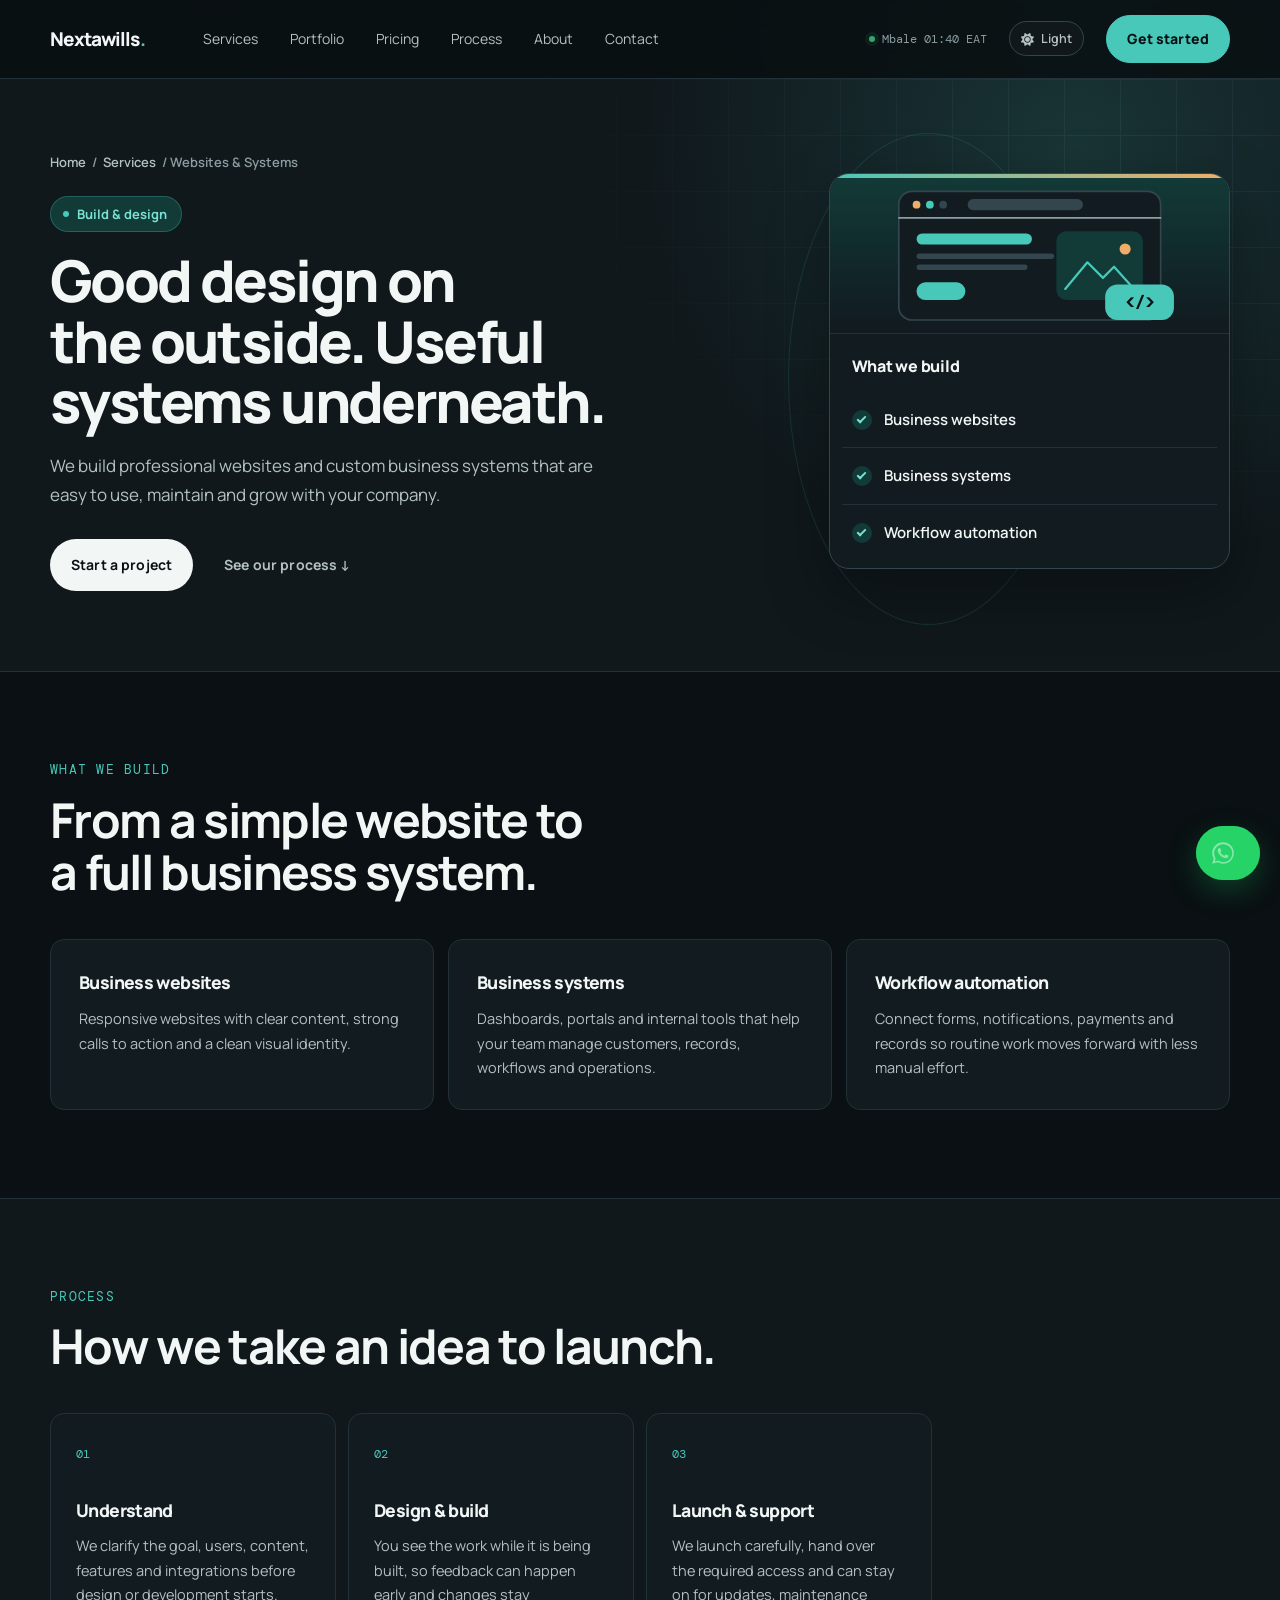
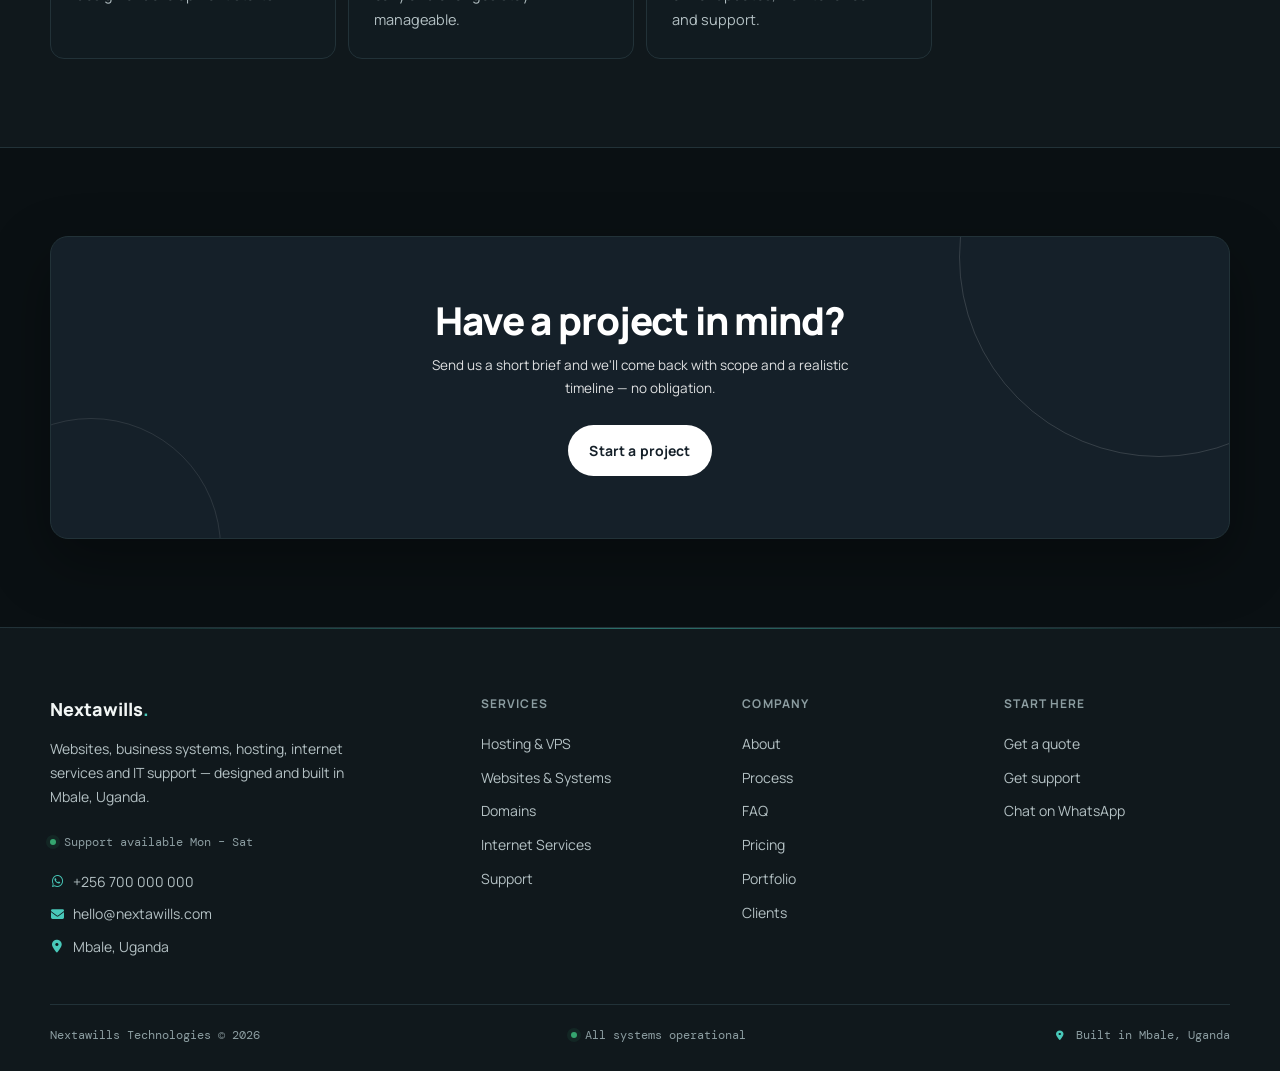
<file: pages/studio.html>
<!DOCTYPE html>
<html lang="en">
<head>
<meta charset="UTF-8">
<meta name="viewport" content="width=device-width, initial-scale=1.0">
<meta name="theme-color" content="#0a1013">
<script>(function(){try{var t=localStorage.getItem('nextawills-theme');document.documentElement.setAttribute('data-theme',t==='light'?'light':'dark');}catch(e){document.documentElement.setAttribute('data-theme','dark');}})();</script>
<title>Website Design &amp; Custom Business Software | Nextawills</title>
<meta name="description" content="Business websites, custom systems and workflow automation designed and built in Mbale — scoped first, documented, and supported after launch.">
<link rel="canonical" href="https://www.nextawills.com/pages/studio.html">
<meta property="og:type" content="website">
<meta property="og:site_name" content="Nextawills Technologies">
<meta property="og:title" content="Website Design &amp; Custom Business Software | Nextawills">
<meta property="og:description" content="Business websites, custom systems and workflow automation designed and built in Mbale — scoped first, documented, and supported after launch.">
<meta property="og:url" content="https://www.nextawills.com/pages/studio.html">
<meta property="og:image" content="https://www.nextawills.com/assets/og/og-default.jpg">
<meta property="og:image:width" content="1200">
<meta property="og:image:height" content="630">
<meta property="og:image:alt" content="Nextawills Technologies — Systems built to hold up. Websites, business systems, hosting and IT support in Mbale, Uganda.">
<meta name="twitter:card" content="summary_large_image">
<meta name="twitter:title" content="Website Design &amp; Custom Business Software | Nextawills">
<meta name="twitter:description" content="Business websites, custom systems and workflow automation designed and built in Mbale — scoped first, documented, and supported after launch.">
<meta name="twitter:image" content="https://www.nextawills.com/assets/og/og-default.jpg">
<meta name="twitter:image:alt" content="Nextawills Technologies — Systems built to hold up. Websites, business systems, hosting and IT support in Mbale, Uganda.">
<link rel="preconnect" href="https://fonts.googleapis.com">
<link href="https://fonts.googleapis.com/css2?family=Manrope:wght@400;500;600;700;800&family=DM+Mono:wght@400;500&display=swap" rel="stylesheet">
<link rel="stylesheet" href="https://cdnjs.cloudflare.com/ajax/libs/font-awesome/6.6.0/css/all.min.css" integrity="sha512-Kc323vGBEqzTmouAECnVceyQqyqdsSiqLQISBL29aUW4U/M7pSPA/gEUZQqv1cwx4OnYxTxve5UMg5GT6L4JJg==" crossorigin="anonymous" referrerpolicy="no-referrer">
<link rel="stylesheet" href="../css/styles.css">
<link rel="icon" type="image/svg+xml" href="../assets/favicon.svg">
<script type="application/ld+json">{"@context":"https://schema.org","@graph":[{"@type":"BreadcrumbList","itemListElement":[{"@type":"ListItem","position":1,"name":"Home","item":"https://www.nextawills.com/"},{"@type":"ListItem","position":2,"name":"Websites & Systems","item":"https://www.nextawills.com/pages/studio.html"}]}]}</script>
</head>
<body>
<a class="skip-link" href="#main-content">Skip to content</a>

<header class="nav" id="nav">
  <div class="nav__inner">
    <a href="../index.html" class="nav__logo">Nextawills<span>.</span></a>
    <nav class="nav__links" aria-label="Primary">
      <a href="services.html">Services</a>
      <a href="portfolio.html">Portfolio</a>
      <a href="pricing.html">Pricing</a>
      <a href="process.html">Process</a>
      <a href="about.html">About</a>
      <a href="contact.html">Contact</a>
    </nav>
    <p class="nav__status"><span class="nav__status-dot" aria-hidden="true"></span><span id="navStatusTime">Mbale, Uganda</span></p>
    <button class="theme-toggle" id="themeToggle" type="button" aria-label="Switch to light theme" title="Switch theme"><span class="theme-toggle__icon" aria-hidden="true"><i class="fa-solid fa-sun"></i></span><span class="theme-toggle__label">Light</span></button>
    <a href="contact.html" class="btn btn--ghost nav__cta">Get started</a>
    <button class="nav__toggle" id="navToggle" aria-label="Toggle menu" aria-expanded="false">
      <span></span><span></span><span></span>
    </button>
  </div>
</header>

<main id="main-content" tabindex="-1">
  <section class="page-hero">
    <div class="page-hero__glow" aria-hidden="true"></div>
    <div class="page-hero__inner page-hero__inner--split">
      <div class="page-hero__copy fade-up">
        <p class="breadcrumb"><a href="../index.html">Home</a> / <a href="services.html">Services</a> / Websites &amp; Systems</p>
      <p class="eyebrow">Build &amp; design</p>
      <h1>Good design on the outside. Useful systems underneath.</h1>
      <p>We build professional websites and custom business systems that are easy to use, maintain and grow with your company.</p>
        <div class="page-hero__actions">
          <a href="contact.html" class="btn btn--solid">Start a project</a><a href="#what-we-build" class="btn btn--text">See our process ↓</a>
        </div>
      </div>
      <div class="page-hero__panel fade-up" style="--delay:120ms">
        <div class="hero-orbit hero-orbit--two" aria-hidden="true" style="position:absolute;width:70%;left:-10%;top:-10%;opacity:.35"></div>
        <div class="page-hero__panel-card">
          <svg class="hero-art" viewBox="0 0 360 140" role="presentation" aria-hidden="true" focusable="false"><rect class="art-card" x="62" y="12" width="236" height="116" rx="12"/><path class="art-ink" d="M62 36H298"/><circle class="art-warm" cx="78" cy="24" r="3.5"/><circle class="art-solid" cx="90" cy="24" r="3.5"/><circle class="art-mute" cx="102" cy="24" r="3.5"/><rect class="art-mute" x="124" y="19" width="104" height="10" rx="5"/><rect class="art-solid" x="78" y="50" width="104" height="10" rx="5"/><rect class="art-mute" x="78" y="68" width="124" height="5" rx="2.5"/><rect class="art-mute" x="78" y="78" width="100" height="5" rx="2.5"/><rect class="art-solid" x="78" y="94" width="44" height="16" rx="8"/><rect class="art-soft" x="204" y="48" width="78" height="62" rx="9"/><path class="art-line" d="M212 100l20-24 14 14 10-10 18 20" /><circle class="art-warm" cx="266" cy="64" r="5"/><g class="art-float"><rect class="art-solid" x="248" y="96" width="62" height="32" rx="11"/><text x="279" y="117" text-anchor="middle" style="font:700 14px var(--font-mono);fill:var(--bg)">&lt;/&gt;</text></g></svg>
          <p class="page-hero__panel-label">What we build</p>
          <ul class="page-hero__panel-list">
          <li><span class="page-hero__panel-item"><span class="page-hero__panel-dot" aria-hidden="true"></span>Business websites</span></li>
          <li><span class="page-hero__panel-item"><span class="page-hero__panel-dot" aria-hidden="true"></span>Business systems</span></li>
          <li><span class="page-hero__panel-item"><span class="page-hero__panel-dot" aria-hidden="true"></span>Workflow automation</span></li>
          </ul>
        </div>
      </div>
    </div>
  </section>

  <section id="what-we-build">
    <div class="section__head fade-up">
      <p class="eyebrow">What we build</p>
      <h2>From a simple website to a full business system.</h2>
    </div>
    <div class="feature-list">
      <div class="feature fade-up">
        <h3>Business websites</h3>
        <p>Responsive websites with clear content, strong calls to action and a clean visual identity.</p>
      </div>
      <div class="feature fade-up" style="--delay:80ms">
        <h3>Business systems</h3>
        <p>Dashboards, portals and internal tools that help your team manage customers, records, workflows and operations.</p>
      </div>
      <div class="feature fade-up" style="--delay:160ms">
        <h3>Workflow automation</h3>
        <p>Connect forms, notifications, payments and records so routine work moves forward with less manual effort.</p>
      </div>
    </div>
  </section>

  <section>
    <div class="section__head fade-up">
      <p class="eyebrow">Process</p>
      <h2>How we take an idea to launch.</h2>
    </div>
    <ol class="process__list">
      <li class="process__item fade-up">
        <span class="process__num">01</span>
        <div><h3>Understand</h3><p>We clarify the goal, users, content, features and integrations before design or development starts.</p></div>
      </li>
      <li class="process__item fade-up" style="--delay:80ms">
        <span class="process__num">02</span>
        <div><h3>Design &amp; build</h3><p>You see the work while it is being built, so feedback can happen early and changes stay manageable.</p></div>
      </li>
      <li class="process__item fade-up" style="--delay:160ms">
        <span class="process__num">03</span>
        <div><h3>Launch &amp; support</h3><p>We launch carefully, hand over the required access and can stay on for updates, maintenance and support.</p></div>
      </li>
    </ol>
  </section>

  <section>
    <div class="cta-band fade-up">
      <h2>Have a project in mind?</h2>
      <p>Send us a short brief and we'll come back with scope and a realistic timeline — no obligation.</p>
      <a href="contact.html" class="btn btn--solid">Start a project</a>
    </div>
  </section>
</main>

<footer class="footer">
  <div class="footer__grid">
    <div>
      <a href="../index.html" class="footer__brand">Nextawills<span>.</span></a>
      <p class="footer__tagline">Websites, business systems, hosting, internet services and IT support — designed and built in Mbale, Uganda.</p>
      <p class="footer__status"><span class="nav__status-dot" aria-hidden="true"></span>Support available Mon – Sat</p>
      <div class="footer__contact">
        <a href="https://wa.me/256700000000" target="_blank" rel="noopener"><i class="fa-brands fa-whatsapp" aria-hidden="true"></i>+256 700 000 000</a>
        <a href="mailto:hello@nextawills.com"><i class="fa-solid fa-envelope" aria-hidden="true"></i>hello@nextawills.com</a>
        <span><i class="fa-solid fa-location-dot" aria-hidden="true"></i>Mbale, Uganda</span>
      </div>
    </div>
    <div class="footer__col">
      <h4>Services</h4>
      <a href="hosting.html">Hosting &amp; VPS</a>
      <a href="studio.html">Websites &amp; Systems</a>
      <a href="domains.html">Domains</a>
      <a href="services.html#internet-services">Internet Services</a>
      <a href="help.html">Support</a>
    </div>
    <div class="footer__col">
      <h4>Company</h4>
      <a href="about.html">About</a>
      <a href="process.html">Process</a>
      <a href="faq.html">FAQ</a>
      <a href="pricing.html">Pricing</a>
      <a href="portfolio.html">Portfolio</a>
      <a href="../index.html#clients">Clients</a>
    </div>
    <div class="footer__col">
      <h4>Start here</h4>
      <a href="contact.html">Get a quote</a>
      <a href="help.html">Get support</a>
      <a href="https://wa.me/256700000000" target="_blank" rel="noopener">Chat on WhatsApp</a>
    </div>
  </div>
  <div class="footer__inner">
    <p>Nextawills Technologies © 2026</p>
    <p class="footer__inner-status"><span class="nav__status-dot" aria-hidden="true"></span>All systems operational</p>
    <p><i class="fa-solid fa-location-dot" aria-hidden="true"></i> Built in Mbale, Uganda</p>
  </div>
</footer>

<script src="../js/main.js"></script>
</body>
</html>
</file>
<file: css/styles.css>
/* Nextawills Technologies — clean agency / IT system */
:root{
  --bg:#f5f6f3; --bg-raised:#ffffff; --bg-card:#ffffff; --ink:#14202b; --ink-dim:#64717c; --ink-faint:#8d98a0;
  --line:#e1e5e2; --line-strong:#cdd5d1; --accent:#176b63; --accent-soft:#e4f1ef; --accent-dark:#0d4e49;
  --warm:#f0a45d; --font-display:'Manrope',sans-serif; --font-body:'Manrope',sans-serif; --font-mono:'DM Mono',monospace;
  --radius:16px; --container:1180px; --ease:cubic-bezier(.22,.61,.36,1);
}
*,*::before,*::after{box-sizing:border-box} html{scroll-behavior:smooth;overflow-x:hidden} body{margin:0;background:var(--bg);color:var(--ink);font-family:var(--font-body);font-size:15px;line-height:1.7;-webkit-font-smoothing:antialiased;overflow-x:hidden} body::before{content:'';position:fixed;inset:0;z-index:0;pointer-events:none;background:radial-gradient(circle at 80% 0%,rgba(23,107,99,.08),transparent 34%),radial-gradient(circle at 10% 25%,rgba(240,164,93,.07),transparent 25%)} .nav,main,.footer{position:relative;z-index:1}
h1,h2,h3{font-family:var(--font-display);margin:0;color:var(--ink);letter-spacing:-.035em} p{margin:0} a{color:inherit;text-decoration:none} ul,ol{list-style:none;margin:0;padding:0} button{font-family:inherit;cursor:pointer} img{max-width:100%;display:block} ::selection{background:var(--accent-soft);color:var(--ink)}
section{padding:104px 24px}.section__head{max-width:var(--container);margin:0 auto 46px}.section__head h2{font-size:clamp(1.9rem,3.5vw,2.75rem);line-height:1.1;font-weight:700;max-width:18ch}.section__intro{color:var(--ink-dim);max-width:62ch;margin-top:14px}.eyebrow{font-family:var(--font-mono);font-size:10.5px;letter-spacing:.13em;text-transform:uppercase;color:var(--accent);margin-bottom:12px}.btn{display:inline-flex;align-items:center;justify-content:center;gap:8px;padding:13px 20px;border-radius:999px;font-size:12px;font-weight:700;letter-spacing:.01em;border:1px solid transparent;transition:.25s var(--ease)}.btn--solid{background:var(--ink);color:#fff}.btn--solid:hover{background:var(--accent);transform:translateY(-2px)}.btn--ghost{border-color:var(--line-strong);color:var(--ink);background:rgba(255,255,255,.65)}.btn--ghost:hover{border-color:var(--accent);color:var(--accent)}.btn--text{color:var(--ink-dim);padding:13px 8px}.btn--text:hover{color:var(--accent)}
/* Navigation */
.nav{position:sticky;top:0;z-index:100;background:rgba(245,246,243,.9);backdrop-filter:blur(14px);border-bottom:1px solid rgba(205,213,209,.7)}.nav__inner{max-width:var(--container);margin:0 auto;padding:15px 24px;display:flex;align-items:center;gap:22px}.nav__logo{font-weight:800;font-size:18px;letter-spacing:-.05em}.nav__logo span,.footer__brand span{color:var(--accent)}.nav__links{display:flex;gap:26px;margin-left:32px;margin-right:auto}.nav__links a{font-size:12.5px;color:var(--ink-dim);transition:color .2s}.nav__links a:hover{color:var(--ink)}.nav__status{display:flex;align-items:center;gap:7px;font-family:var(--font-mono);font-size:9.5px;color:var(--ink-faint);white-space:nowrap}.nav__status-dot{width:6px;height:6px;border-radius:50%;background:#35a56f;box-shadow:0 0 0 4px rgba(53,165,111,.1)}.nav__toggle{display:none;background:none;border:0;padding:8px}.nav__toggle span{display:block;width:21px;height:2px;background:var(--ink);margin:4px 0;border-radius:2px}
/* Hero — deliberately one viewport, no artificial scroll track */
.hero{padding:0;min-height:calc(100svh - 65px);display:flex;align-items:center}.hero__sticky{width:100%;padding:68px 24px}.hero__grid{max-width:1320px;margin:0 auto;display:grid;grid-template-columns:minmax(0,.9fr) minmax(460px,1.1fr);gap:70px;align-items:center}.hero__title{font-size:clamp(2.8rem,6vw,5.4rem);line-height:1.02;font-weight:800;max-width:10ch}.accent{color:var(--accent)}.hero__lede{max-width:56ch;color:var(--ink-dim);font-size:16px;margin:24px 0 30px}.hero__actions{display:flex;align-items:center;gap:10px;flex-wrap:wrap}.hero__proof{display:flex;flex-wrap:wrap;gap:8px;margin-top:30px}.hero__proof span{border:1px solid var(--line-strong);background:rgba(255,255,255,.7);padding:6px 10px;border-radius:999px;font-size:10px;color:var(--ink-dim)}.video-scene{position:relative;width:100%;padding:16px 0}.video-rays{position:absolute;inset:0;background:radial-gradient(circle at 55% 40%,rgba(23,107,99,.18),transparent 45%);filter:blur(20px)}.video-glow{display:none}.video-panel{position:relative;width:100%;aspect-ratio:16/10;background:#0e171a;border-radius:28px;overflow:hidden;box-shadow:0 28px 70px rgba(20,32,43,.16);transform:none!important}.video-panel__video{width:100%;height:100%;object-fit:cover;display:block}.video-panel__glare{position:absolute;inset:0;background:linear-gradient(125deg,rgba(255,255,255,.15),transparent 30%,transparent 70%,rgba(255,255,255,.04));pointer-events:none}.hero__mini-card{display:flex;align-items:center;gap:11px;width:max-content;margin:-22px 0 0 32px;position:relative;background:#fff;border:1px solid var(--line);border-radius:14px;padding:13px 16px;box-shadow:0 14px 35px rgba(20,32,43,.1)}.hero__mini-dot{width:9px;height:9px;border-radius:50%;background:var(--accent);box-shadow:0 0 0 5px var(--accent-soft)}.hero__mini-card strong,.hero__mini-card small{display:block}.hero__mini-card strong{font-size:12px}.hero__mini-card small{font-size:10px;color:var(--ink-dim);margin-top:2px}
/* Services */
.services{background:#fff}.services__grid{max-width:var(--container);margin:0 auto;display:grid;grid-template-columns:repeat(4,1fr);gap:14px}.services__grid--six{grid-template-columns:repeat(3,1fr)}.card{background:var(--bg);border:1px solid var(--line);border-radius:var(--radius);padding:26px;position:relative;transition:transform .25s var(--ease),box-shadow .25s var(--ease),border-color .25s var(--ease)}.card:hover{transform:translateY(-5px);box-shadow:0 18px 40px rgba(20,32,43,.09);border-color:#c5cfcb}.card__num{font-family:var(--font-mono);font-size:10px;color:var(--ink-faint)}.card__tag{float:right;font-size:9px;text-transform:uppercase;letter-spacing:.08em;color:var(--accent);background:var(--accent-soft);border-radius:999px;padding:4px 8px}.card__icon-wrap{width:42px;height:42px;display:grid;place-items:center;margin:28px 0 18px;border-radius:12px;background:var(--accent-soft);color:var(--accent);font-weight:800;font-size:18px}.card h3{font-size:1.05rem;line-height:1.25;font-weight:800;margin-bottom:9px}.card p{font-size:12.8px;line-height:1.7;color:var(--ink-dim);min-height:88px;margin-bottom:20px}.card__link{font-size:11.5px;font-weight:800;color:var(--accent)}.card__link:hover{text-decoration:underline;text-underline-offset:4px}
/* Stats */
.stats{background:var(--ink);color:#fff;border:0}.monitor-line{max-width:var(--container);margin:0 auto 36px;height:55px;display:block;opacity:.55}.monitor-line__path{fill:none;stroke:var(--warm);stroke-width:2;stroke-linecap:round;stroke-linejoin:round;stroke-dasharray:1400;stroke-dashoffset:0}.monitor-line__baseline{stroke:rgba(255,255,255,.16);stroke-width:1;fill:none}.stats__grid{max-width:var(--container);margin:0 auto;display:grid;grid-template-columns:repeat(4,1fr);gap:24px}.stats__grid--capabilities{padding:8px 0}.stat{padding:0 8px}.stat__value{font-family:var(--font-display);font-size:clamp(2.1rem,4vw,3.4rem);font-weight:800;color:#fff}.stat__label{font-size:11px;color:rgba(255,255,255,.62);margin-top:4px}
/* Process / comparison / FAQ */
.process__list{max-width:var(--container);margin:0 auto;display:grid;grid-template-columns:repeat(4,1fr);gap:12px}.process__item{background:#fff;border:1px solid var(--line);border-radius:14px;padding:25px}.process__num{font-family:var(--font-mono);font-size:10px;color:var(--accent)}.process__item h3{font-size:1rem;font-weight:800;margin:30px 0 8px}.process__item p{font-size:12.8px;color:var(--ink-dim)}.compare{max-width:var(--container);margin:0 auto;border:1px solid var(--line);border-radius:16px;overflow:hidden;background:#fff}.compare__row{display:grid;grid-template-columns:1.05fr 1fr 1fr;border-bottom:1px solid var(--line)}.compare__row:last-child{border-bottom:0}.compare__cell{padding:19px 22px;font-size:12.5px;color:var(--ink-dim);border-right:1px solid var(--line)}.compare__cell:last-child{border-right:0}.compare__row:first-child .compare__cell{background:#f7f8f6;font-family:var(--font-mono);font-size:9.5px;text-transform:uppercase;letter-spacing:.08em;color:var(--ink-faint)}.compare__row:not(:first-child) .compare__cell:first-child{color:var(--ink);font-weight:800}.compare__cell--no::before{content:'—';color:var(--ink-faint);margin-right:8px}.compare__cell--yes::before{content:'✓';color:var(--accent);font-weight:800;margin-right:8px}.faq{max-width:860px;margin:0 auto}.faq__item{border-bottom:1px solid var(--line)}.faq__item:first-child{border-top:1px solid var(--line)}.faq__q{width:100%;display:flex;align-items:center;justify-content:space-between;gap:24px;background:none;border:0;color:var(--ink);text-align:left;padding:22px 4px;font-family:var(--font-display);font-size:1rem;font-weight:800}.faq__icon{flex-shrink:0;width:20px;height:20px;position:relative}.faq__icon:before,.faq__icon:after{content:'';position:absolute;background:var(--accent);top:50%;left:50%;transform:translate(-50%,-50%);transition:.25s var(--ease)}.faq__icon:before{width:13px;height:2px}.faq__icon:after{width:2px;height:13px}.faq__item[data-open="true"] .faq__icon:after{transform:translate(-50%,-50%) rotate(90deg);opacity:0}.faq__a{overflow:hidden;max-height:0;transition:max-height .35s var(--ease)}.faq__a p{color:var(--ink-dim);font-size:13.5px;padding:0 4px 22px;max-width:72ch}.section__more{max-width:var(--container);margin:28px auto 0;text-align:center}.section__more a{font-size:11.5px;font-weight:800;color:var(--accent)}
/* Forms / contact */
.contact__grid{max-width:var(--container);margin:0 auto;display:grid;grid-template-columns:.85fr 1.15fr;gap:70px;align-items:start}.contact__lede{color:var(--ink-dim);max-width:45ch;margin:10px 0 24px}.contact-channels{display:grid;gap:8px}.contact-channel{display:flex;justify-content:space-between;gap:20px;padding:15px 16px;border:1px solid var(--line);background:var(--bg-card);border-radius:12px;transition:border-color .2s ease,transform .2s ease}a.contact-channel:hover{border-color:var(--accent);transform:translateY(-2px)}.contact-channel__label{font-size:10px;text-transform:uppercase;letter-spacing:.08em;color:var(--ink-faint)}.contact-channel__value{font-size:12px;color:var(--ink)}.form{display:grid;gap:16px;padding:28px;background:var(--bg-card);border:1px solid var(--line);border-radius:18px;box-shadow:var(--shadow,0 15px 40px rgba(20,32,43,.05))}.form__row{display:grid;gap:6px}.form__row label{font-size:11px;font-weight:800;color:var(--ink)}.form__row input,.form__row textarea,.form__row select{width:100%;background:var(--input-bg,var(--bg));border:1px solid var(--line-strong);border-radius:10px;padding:12px 13px;color:var(--ink);font-family:var(--font-body);font-size:13px;transition:border-color .2s ease,background .2s ease}.form__row input::placeholder,.form__row textarea::placeholder{color:var(--ink-faint)}.form__row textarea{resize:vertical}.form__row input:focus,.form__row textarea:focus,.form__row select:focus{outline:0;border-color:var(--accent);background:var(--bg-card)}.form__submit{align-self:flex-start}.form__status{font-size:11px;color:var(--accent);min-height:16px}
/* Interior pages */
.page-hero{padding:74px 24px 76px;border-bottom:1px solid var(--line);background:#fff}.page-hero__inner{max-width:var(--container);margin:0 auto}.breadcrumb{font-family:var(--font-mono);font-size:10px;color:var(--ink-faint);margin-bottom:28px}.breadcrumb a{color:var(--ink-dim)}.breadcrumb a:hover{color:var(--accent)}.page-hero h1{font-size:clamp(2.4rem,5vw,4.2rem);line-height:1.03;font-weight:800;max-width:14ch;margin-bottom:18px}.page-hero p{max-width:60ch;color:var(--ink-dim);font-size:15px}.feature-list{max-width:var(--container);margin:0 auto;display:grid;grid-template-columns:repeat(3,1fr);gap:14px}.feature{background:#fff;border:1px solid var(--line);border-radius:14px;padding:28px}.feature h3{font-size:1rem;font-weight:800;margin-bottom:9px}.feature p{font-size:12.8px;color:var(--ink-dim)}.plans{max-width:var(--container);margin:0 auto;display:grid;grid-template-columns:repeat(3,1fr);gap:14px}.plan{background:#fff;border:1px solid var(--line);border-radius:16px;padding:28px}.plan--highlight{border-color:var(--accent);box-shadow:0 12px 30px rgba(23,107,99,.08)}.plan__name{font-family:var(--font-mono);font-size:10px;color:var(--accent);letter-spacing:.08em;text-transform:uppercase;margin-bottom:12px}.plan__price{font-family:var(--font-display);font-size:2rem;font-weight:800;margin-bottom:3px}.plan__period{font-family:var(--font-mono);font-size:10px;color:var(--ink-faint);margin-bottom:20px}.plan ul{display:flex;flex-direction:column;gap:10px}.plan li{font-size:12.5px;color:var(--ink-dim);padding-left:18px;position:relative}.plan li:before{content:'✓';position:absolute;left:0;color:var(--accent)}.values{max-width:var(--container);margin:0 auto;display:grid;grid-template-columns:repeat(3,1fr);gap:14px}.value{background:#fff;border:1px solid var(--line);border-radius:14px;padding:28px}.value span{font-family:var(--font-mono);font-size:10px;color:var(--accent)}.value h3{font-size:1rem;font-weight:800;margin:20px 0 8px}.value p{font-size:12.8px;color:var(--ink-dim)}.timeline{max-width:760px;margin:0 auto;position:relative}.timeline:before{content:'';position:absolute;left:5px;top:6px;bottom:6px;width:1px;background:var(--line-strong)}.timeline__item{position:relative;padding:0 0 40px 34px}.timeline__item:last-child{padding-bottom:0}.timeline__item:before{content:'';position:absolute;left:0;top:5px;width:11px;height:11px;border-radius:50%;background:var(--bg);border:2px solid var(--accent)}.timeline__year{font-family:var(--font-mono);font-size:10px;color:var(--accent);margin-bottom:6px}.timeline__item h3{font-size:1rem;font-weight:800;margin-bottom:6px}.timeline__item p{font-size:12.8px;color:var(--ink-dim);max-width:56ch}.cta-band{max-width:var(--container);margin:0 auto;text-align:center;padding:62px 32px;border:1px solid var(--line);border-radius:18px;background:var(--band-bg);color:var(--band-ink)}.cta-band h2{font-size:clamp(1.7rem,3vw,2.5rem);color:var(--band-ink);font-weight:800;margin-bottom:12px}.cta-band p{color:var(--band-ink-dim);font-size:13.5px;margin:0 auto 25px;max-width:55ch}.cta-band--wide{background:linear-gradient(135deg,#14202b,#176b63);border:0}.cta-band--wide .eyebrow{color:#b9ebe4}.cta-band .btn--solid,.cta-band--wide .btn--solid{background:var(--band-ink);color:var(--band-bg)}.cta-band .btn--solid:hover,.cta-band--wide .btn--solid:hover{background:var(--accent);color:#fff}.footer{border-top:1px solid var(--line);padding:66px 24px 26px;background:#fff}.footer__grid{max-width:var(--container);margin:0 auto;display:grid;grid-template-columns:1.4fr .8fr .8fr .8fr;gap:35px;padding-bottom:45px}.footer__brand{font-weight:800;font-size:18px;display:inline-block;margin-bottom:12px}.footer__tagline{color:var(--ink-dim);font-size:12.5px;max-width:38ch;margin-bottom:18px}.footer__status{display:inline-flex;align-items:center;gap:8px;font-family:var(--font-mono);font-size:9.5px;color:var(--ink-faint)}.footer__col h4{font-size:10px;text-transform:uppercase;letter-spacing:.08em;color:var(--ink-faint);margin:0 0 12px}.footer__col a{display:block;color:var(--ink-dim);font-size:12px;padding:5px 0}.footer__col a:hover{color:var(--accent)}.footer__inner{max-width:var(--container);margin:0 auto;display:flex;justify-content:space-between;gap:16px;flex-wrap:wrap;font-family:var(--font-mono);font-size:9.5px;color:var(--ink-faint);border-top:1px solid var(--line);padding-top:20px}.error-page{min-height:62vh;display:flex;align-items:center;justify-content:center;text-align:center;padding:96px 24px}.error-page__code{font-family:var(--font-display);font-size:clamp(4rem,12vw,8rem);color:var(--accent);line-height:1;margin-bottom:8px}.error-page h1{font-size:1.8rem;margin-bottom:12px}.error-page p{color:var(--ink-dim);max-width:44ch;margin:0 auto 28px}.error-page__log{font-family:var(--font-mono);font-size:10px;color:var(--ink-faint);background:var(--bg-card);border:1px solid var(--line);border-radius:10px;padding:14px 18px;max-width:420px;margin:0 auto 28px;text-align:left}.fade-up{opacity:0;transform:translateY(12px);transition:opacity .6s var(--ease),transform .6s var(--ease);transition-delay:var(--delay,0ms)}.fade-up.in{opacity:1;transform:translateY(0)}
@media (prefers-reduced-motion:reduce){html{scroll-behavior:auto}.fade-up{transition:none}.video-panel__video{animation:none}}
@media (max-width:1050px){.nav__status{display:none}.hero__grid{grid-template-columns:1fr 1fr;gap:36px}.services__grid--six{grid-template-columns:repeat(2,1fr)}.process__list{grid-template-columns:repeat(2,1fr)}}
@media (max-width:800px){section{padding:82px 20px}.nav__inner{padding:13px 20px}.nav__links{display:none;position:absolute;top:100%;left:0;right:0;flex-direction:column;gap:0;margin:0;padding:8px 20px 14px;background:var(--bg);border-bottom:1px solid var(--line)}.nav__links--open{display:flex}.nav__links a{padding:11px 0;border-bottom:1px solid var(--line)}.nav__links a:last-child{border-bottom:0}.nav__toggle{display:block;margin-left:auto}.nav__cta{display:none}.hero{min-height:auto}.hero__sticky{padding:58px 20px 72px}.hero__grid{grid-template-columns:1fr;gap:38px}.hero__title{max-width:12ch;font-size:clamp(2.8rem,12vw,4.5rem)}.hero__lede{font-size:15px}.video-panel{border-radius:20px}.hero__mini-card{margin:-20px 0 0 18px}.stats__grid{grid-template-columns:repeat(2,1fr);gap:30px 12px}.compare__row{grid-template-columns:1fr}.compare__row:first-child{display:none}.compare__cell{border-right:0;padding:14px 18px}.compare__row:not(:first-child) .compare__cell:first-child{background:#f7f8f6;padding-bottom:7px}.contact__grid{grid-template-columns:1fr;gap:38px}.feature-list,.plans,.values{grid-template-columns:1fr 1fr}.footer__grid{grid-template-columns:1fr 1fr}}
@media (max-width:560px){.services__grid--six,.feature-list,.plans,.values,.process__list{grid-template-columns:1fr}.stats__grid{grid-template-columns:1fr 1fr}.card p{min-height:0}.page-hero{padding:58px 20px 62px}.page-hero h1{font-size:clamp(2.3rem,12vw,3.5rem)}.footer__grid{grid-template-columns:1fr;gap:28px}.footer{padding-top:50px}.contact-channel{display:grid;gap:5px}}

/* ===== Refined theme, accessibility & interaction layer ===== */
:root{
  --bg:#f6f7f5;--bg-raised:#ffffff;--bg-card:#ffffff;--ink:#14202b;--ink-dim:#5e6b75;--ink-faint:#87939b;
  --line:#dfe5e1;--line-strong:#c7d0cb;--accent:#08786d;--accent-soft:#e1f2ef;--accent-dark:#07574f;--warm:#e49b54;
  --shadow:0 18px 50px rgba(20,32,43,.09);--hero-glow:rgba(8,120,109,.15);--input-bg:#f8f9f7;--whatsapp:#25d366;--whatsapp-dark:#128c4a;--band-bg:#14202b;--band-ink:#ffffff;--band-ink-dim:rgba(255,255,255,.68);
}
html[data-theme="dark"]{
  --bg:#0a1013;--bg-raised:#10181c;--bg-card:#111b20;--ink:#f2f6f5;--ink-dim:#aab8bb;--ink-faint:#738387;
  --line:#223238;--line-strong:#33464d;--accent:#48c8b9;--accent-soft:#123a37;--accent-dark:#79e0d4;--warm:#f0ad68;
  --shadow:0 22px 60px rgba(0,0,0,.34);--hero-glow:rgba(72,200,185,.16);--input-bg:#0d1518;--band-bg:#152029;--band-ink:#ffffff;--band-ink-dim:rgba(255,255,255,.68);
  color-scheme:dark;
}
html[data-theme="light"]{color-scheme:light}
body{font-size:16px;background:var(--bg);color:var(--ink);transition:background .25s ease,color .25s ease}
body::before{background:radial-gradient(circle at 85% 4%,var(--hero-glow),transparent 32%),radial-gradient(circle at 5% 30%,rgba(228,155,84,.055),transparent 24%)}
h1,h2,h3{color:var(--ink)}
section{padding:88px 24px}
.section__head{margin-bottom:40px}.section__head h2{font-size:clamp(2.1rem,3.8vw,3rem)}.section__intro{font-size:15px;line-height:1.75}.eyebrow{font-size:11px}
.btn{font-size:13px;padding:13px 20px}.btn--ghost{background:var(--bg-raised);border-color:var(--line-strong)}.btn--solid{background:var(--ink);color:var(--bg)}
.nav{background:color-mix(in srgb,var(--bg) 88%,transparent);border-bottom-color:var(--line)}.nav__logo{font-size:19px}.nav__links a{font-size:13px}.nav__status{font-size:10px}
.theme-toggle{display:inline-flex;align-items:center;gap:7px;border:1px solid var(--line-strong);background:var(--bg-raised);color:var(--ink-dim);border-radius:999px;padding:8px 11px;font:600 11px var(--font-body);transition:.2s ease}.theme-toggle:hover{border-color:var(--accent);color:var(--accent);transform:translateY(-1px)}.theme-toggle__icon{font-size:14px;line-height:1}.theme-toggle__label{min-width:25px}
.hero{min-height:calc(100svh - 67px);background:linear-gradient(180deg,transparent,var(--bg) 92%)}.hero__sticky{padding:56px 24px 70px}.hero__grid{max-width:1260px;grid-template-columns:minmax(0,.93fr) minmax(470px,1.07fr);gap:56px}.hero__title{font-size:clamp(3.1rem,6vw,5.6rem);max-width:11ch;letter-spacing:-.055em}.hero__lede{font-size:17px;line-height:1.7;color:var(--ink-dim);margin:22px 0 28px}.hero__proof{margin-top:26px}.hero__proof span{font-size:11px;background:var(--bg-raised);border-color:var(--line)}
.video-scene{padding:22px 0}.video-panel{border:1px solid var(--line-strong);border-radius:30px;box-shadow:var(--shadow)}.video-rays{background:radial-gradient(circle at 55% 40%,var(--hero-glow),transparent 46%);filter:blur(28px)}.hero-orbit{position:absolute;border:1px solid color-mix(in srgb,var(--accent) 40%,transparent);border-radius:50%;pointer-events:none}.hero-orbit--one{width:78%;aspect-ratio:1;right:-17%;top:-14%;transform:rotate(-18deg)}.hero-orbit--two{width:45%;aspect-ratio:1;left:-13%;bottom:-14%;opacity:.55}
.hero__mini-card{background:var(--bg-raised);border-color:var(--line);box-shadow:0 16px 38px rgba(0,0,0,.12);font-size:inherit}.hero__mini-card strong{font-size:13px}.hero__mini-card small{font-size:11px;color:var(--ink-dim)}
.services{background:var(--bg-raised)}.card,.process__item,.feature,.plan,.value,.compare{background:var(--bg-card);border-color:var(--line)}.card{padding:28px}.card h3{font-size:1.12rem}.card p,.process__item p,.feature p,.value p{font-size:14px;line-height:1.7}.card p{min-height:94px}.card__link{font-size:12.5px}
.stats{background:#101a1e;color:#fff}.stat__label{font-size:12px}.stat__value{font-size:clamp(2.3rem,4vw,3.6rem)}
.process__item h3,.feature h3,.value h3{font-size:1.1rem}.compare__cell{font-size:13.5px}.compare__row:first-child .compare__cell{font-size:10px}.faq__q{font-size:1.08rem}.faq__a p{font-size:14px}
.page-hero{padding:76px 24px 70px;background:var(--bg-raised);border-bottom-color:var(--line)}.page-hero h1{font-size:clamp(2.8rem,5.5vw,4.8rem);letter-spacing:-.05em}.page-hero p{font-size:16px;line-height:1.75}.breadcrumb{font-size:10.5px}
.cta-band{box-shadow:var(--shadow)}.footer{background:var(--bg-raised);border-top-color:var(--line)}.footer__tagline,.footer__col a{font-size:13px}.footer__col h4{font-size:10.5px}
/* ---------- Homepage hero — refinements ---------- */
.hero{position:relative}
.hero::before{content:'';position:absolute;inset:0;background:radial-gradient(900px circle at 78% 20%,var(--hero-glow),transparent 62%);pointer-events:none}
.hero__proof{position:relative}
.hero__scroll-cue{position:absolute;left:50%;bottom:26px;transform:translateX(-50%);display:flex;flex-direction:column;align-items:center;gap:8px;color:var(--ink-faint);font-family:var(--font-mono);font-size:9.5px;letter-spacing:.1em;text-transform:uppercase;text-decoration:none;opacity:.85;transition:opacity .2s ease,transform .2s ease}
.hero__scroll-cue:hover{opacity:1;transform:translateX(-50%) translateY(3px)}
.hero__scroll-cue svg{width:14px;height:14px;animation:heroScrollBob 2.2s ease-in-out infinite}
@keyframes heroScrollBob{0%,100%{transform:translateY(0)}50%{transform:translateY(5px)}}
@media (max-width:800px){.hero__scroll-cue{display:none}}
@media (prefers-reduced-motion:reduce){.hero__scroll-cue svg{animation:none}}

/* ---------- Interior page hero — redesigned split layout ---------- */
.page-hero{position:relative;overflow:hidden}
.page-hero__glow{position:absolute;inset:0;pointer-events:none;background:radial-gradient(720px circle at 84% 12%,var(--hero-glow),transparent 60%)}
.page-hero__inner{position:relative}
.page-hero__inner--split{display:grid;grid-template-columns:minmax(0,1.4fr) minmax(260px,.72fr);gap:48px;align-items:center}
.page-hero__copy .breadcrumb{margin-bottom:24px}
.page-hero__actions{display:flex;align-items:center;gap:10px;flex-wrap:wrap;margin-top:28px}
.page-hero__panel{position:relative}
.page-hero__panel .hero-orbit{opacity:.45}
.page-hero__panel-card{position:relative;background:var(--bg-card);border:1px solid var(--line);border-radius:18px;padding:26px 22px;box-shadow:var(--shadow)}
.page-hero__panel-label{font-family:var(--font-mono);font-size:10px;text-transform:uppercase;letter-spacing:.08em;color:var(--accent);margin-bottom:16px}
.page-hero__panel-list{display:flex;flex-direction:column;gap:2px;list-style:none}
.page-hero__panel-item,.page-hero__panel-list a{display:flex;align-items:center;gap:10px;font-size:13px;font-weight:600;color:var(--ink);padding:9px 6px;border-radius:9px;text-decoration:none}
.page-hero__panel-list a{transition:background .18s ease,color .18s ease,padding-left .18s ease}
.page-hero__panel-list a:hover{background:var(--accent-soft);color:var(--accent-dark);padding-left:11px}
.page-hero__panel-dot{width:6px;height:6px;border-radius:50%;background:var(--accent);flex-shrink:0}
.page-hero__panel-note{font-size:11.5px;color:var(--ink-faint);padding:6px 6px 0;margin-top:2px;border-top:1px solid var(--line)}
@media (max-width:1050px){
  .page-hero__inner--split{grid-template-columns:1fr;gap:30px}
  .page-hero__panel{max-width:420px}
}
@media (max-width:560px){
  .page-hero__panel-card{padding:22px 18px}
}

/* ---------- Custom precision cursor (restored from the original build) ----------
   A small dot + trailing ring that swells over interactive elements.
   Fine-pointer devices only; inert (pointer-events:none) so it never blocks a click. */
.cursor-dot,.cursor-ring{position:fixed;top:0;left:0;border-radius:50%;pointer-events:none;z-index:9999;transform:translate(-50%,-50%);will-change:transform;opacity:0;transition:opacity .25s ease}
.cursor-dot{width:5px;height:5px;background:var(--accent)}
.cursor-ring{width:34px;height:34px;border:1px solid color-mix(in srgb,var(--accent) 65%,transparent);transition:opacity .25s ease,width .22s var(--ease),height .22s var(--ease),background .22s var(--ease),border-color .22s var(--ease)}
.cursor-active .cursor-dot,.cursor-active .cursor-ring{opacity:1}
.cursor-ring.is-hover{width:58px;height:58px;background:color-mix(in srgb,var(--accent) 10%,transparent);border-color:var(--accent)}
@media (pointer:coarse),(hover:none){.cursor-dot,.cursor-ring{display:none}}

/* ---------- Skip link (accessibility) ---------- */
.skip-link{position:fixed;top:-60px;left:14px;z-index:10000;background:var(--ink);color:var(--bg);padding:10px 16px;border-radius:8px;font-size:12px;font-weight:700;transition:top .2s ease}
.skip-link:focus{top:14px}

/* ---------- Focus visibility (keyboard users, both themes) ---------- */
a:focus-visible,button:focus-visible,input:focus-visible,textarea:focus-visible,select:focus-visible{outline:2px solid var(--accent);outline-offset:3px;border-radius:4px}

/* ---------- Scroll progress bar ---------- */
.scroll-progress{position:fixed;top:0;left:0;height:2.5px;width:0%;background:var(--accent);z-index:10001;transition:width .1s linear}

/* ---------- Nav active link ---------- */
.nav__links a.is-active{color:var(--ink);position:relative}
.nav__links a.is-active::after{content:'';position:absolute;left:0;right:0;bottom:-4px;height:2px;background:var(--accent);border-radius:2px}
@media (max-width:800px){.nav__links a.is-active::after{display:none}.nav__links a.is-active{color:var(--accent)}}

/* ---------- WhatsApp floating action button (site-wide) ---------- */
.whatsapp-float{position:fixed;right:20px;bottom:20px;z-index:9998;display:inline-flex;align-items:center;gap:10px;background:var(--whatsapp);color:#fff;border-radius:999px;padding:14px;box-shadow:0 10px 28px rgba(18,140,74,.38);transition:transform .25s var(--ease),box-shadow .25s var(--ease),padding .25s var(--ease);text-decoration:none}
.whatsapp-float svg{width:26px;height:26px;flex-shrink:0;display:block}
.whatsapp-float__label{max-width:0;overflow:hidden;white-space:nowrap;font-size:12.5px;font-weight:700;opacity:0;transition:max-width .25s var(--ease),opacity .2s ease}
.whatsapp-float:hover{transform:translateY(-3px);box-shadow:0 16px 36px rgba(18,140,74,.46);background:var(--whatsapp-dark)}
.whatsapp-float:hover .whatsapp-float__label{max-width:150px;opacity:1;margin-right:2px}
.whatsapp-float__ping{position:absolute;inset:0;border-radius:999px;background:var(--whatsapp);opacity:.55;animation:whatsappPing 2.6s ease-out infinite}
@keyframes whatsappPing{0%{transform:scale(1);opacity:.45}70%{transform:scale(1.55);opacity:0}100%{transform:scale(1.55);opacity:0}}
@media (max-width:560px){.whatsapp-float{right:14px;bottom:14px;padding:13px}.whatsapp-float svg{width:24px;height:24px}}
@media (prefers-reduced-motion:reduce){.whatsapp-float__ping{animation:none}}
html[data-theme="dark"] .video-panel{box-shadow:0 28px 80px rgba(0,0,0,.45)}
html[data-theme="dark"] .stats{background:#05090b}html[data-theme="dark"] .cta-band--wide{background:linear-gradient(135deg,#0d171a,#0b514b)}
html[data-theme="dark"] .compare__row:first-child .compare__cell,html[data-theme="dark"] .compare__row:not(:first-child) .compare__cell:first-child{background:#162126}
html[data-theme="dark"] .nav__toggle span{background:var(--ink)}
@media (max-width:1050px){.hero__grid{grid-template-columns:1fr 1fr;gap:32px}.hero__title{font-size:clamp(2.8rem,6vw,4.6rem)}}
@media (max-width:800px){section{padding:72px 20px}.nav__inner{gap:10px}.theme-toggle{padding:8px 10px}.theme-toggle__label{display:none}.hero{min-height:auto}.hero__sticky{padding:48px 20px 64px}.hero__grid{grid-template-columns:1fr;gap:34px}.hero__title{font-size:clamp(3rem,13vw,4.7rem)}.hero__lede{font-size:16px}.page-hero{padding:60px 20px 56px}.page-hero h1{font-size:clamp(2.6rem,12vw,4rem)}}
@media (max-width:560px){body{font-size:15.5px}.section__head h2{font-size:2rem}.card{padding:24px}.card p{min-height:0}.hero__title{font-size:clamp(2.75rem,14vw,4rem)}.hero__actions .btn{width:auto}.video-panel{border-radius:22px}.hero__mini-card{margin-left:12px}.page-hero h1{font-size:clamp(2.45rem,13vw,3.5rem)}}

/* ---------- Font Awesome icon sizing inside existing icon slots ---------- */
.card__icon-wrap i{font-size:17px;line-height:1}
.theme-toggle__icon i{font-size:13px}
.hero__scroll-cue i{font-size:13px;animation:heroScrollBob 2.2s ease-in-out infinite}
@media (prefers-reduced-motion:reduce){.hero__scroll-cue i{animation:none}}

/* ---------- Back-to-top button (sits above the WhatsApp float) ---------- */
.back-to-top{position:fixed;right:24px;bottom:98px;z-index:9997;display:grid;place-items:center;width:44px;height:44px;border-radius:50%;background:var(--bg-raised);color:var(--ink);border:1px solid var(--line-strong);box-shadow:0 10px 24px rgba(20,32,43,.14);opacity:0;visibility:hidden;transform:translateY(10px);transition:opacity .25s var(--ease),transform .25s var(--ease),visibility .25s,background .2s ease,border-color .2s ease}
.back-to-top i{font-size:15px}
.back-to-top.is-visible{opacity:1;visibility:visible;transform:translateY(0)}
.back-to-top:hover{border-color:var(--accent);color:var(--accent);transform:translateY(-3px)}
@media (max-width:560px){.back-to-top{right:16px;bottom:80px;width:40px;height:40px}}
@media (prefers-reduced-motion:reduce){.back-to-top{transition:opacity .15s ease,visibility .15s}}
html[data-theme="dark"] .back-to-top{background:var(--bg-card);border-color:var(--line)}

/* ---------- Footer contact block ---------- */
.footer__contact{display:flex;flex-direction:column;gap:9px;margin-top:16px}
.footer__contact a,.footer__contact span{display:inline-flex;align-items:center;gap:9px;font-size:12.5px;color:var(--ink-dim)}
.footer__contact a:hover{color:var(--accent)}
.footer__contact i{width:14px;text-align:center;color:var(--accent);font-size:13px;flex-shrink:0}

/* ---------- Logo strips: "Our Brands" and "Worked With" ---------- */
.brands{background:#fff}
.brands__grid{max-width:var(--container);margin:0 auto;display:grid;grid-template-columns:repeat(2,1fr);gap:20px}
.brand-card{display:flex;align-items:center;gap:20px;background:var(--bg);border:1px solid var(--line);border-radius:var(--radius);padding:26px;transition:transform .25s var(--ease),box-shadow .25s var(--ease),border-color .25s var(--ease)}
.brand-card:hover{transform:translateY(-4px);box-shadow:0 18px 40px rgba(20,32,43,.09);border-color:#c5cfcb}
.brand-card__logo{flex-shrink:0;width:76px;height:76px;border-radius:16px;background:#fff;display:grid;place-items:center;overflow:hidden;border:1px solid var(--line)}
.brand-card__logo img{width:100%;height:100%;object-fit:contain;padding:8px}
.brand-card__body span{font-family:var(--font-mono);font-size:9.5px;text-transform:uppercase;letter-spacing:.08em;color:var(--accent);background:var(--accent-soft);border-radius:999px;padding:3px 9px}
.brand-card__body h3{font-size:1.05rem;font-weight:800;margin:10px 0 7px}
.brand-card__body p{font-size:12.8px;color:var(--ink-dim);line-height:1.65}
.clients{background:var(--bg)}
.clients__intro{max-width:var(--container);margin:0 auto 40px;text-align:center}
.clients__grid{max-width:var(--container);margin:0 auto;display:grid;grid-template-columns:repeat(3,1fr);gap:18px}
.client-card{background:#fff;border:1px solid var(--line);border-radius:14px;padding:22px;display:flex;flex-direction:column;align-items:center;text-align:center;gap:14px;transition:transform .25s var(--ease),box-shadow .25s var(--ease)}
.client-card:hover{transform:translateY(-4px);box-shadow:0 16px 34px rgba(20,32,43,.08)}
.client-card__logo{width:64px;height:64px;display:grid;place-items:center;background:#fff;border-radius:12px;padding:6px;border:1px solid var(--line)}
.client-card__logo img{width:100%;height:100%;object-fit:contain}
.client-card p{font-size:12px;color:var(--ink-dim);font-weight:700}
@media (max-width:800px){.brands__grid{grid-template-columns:1fr}.clients__grid{grid-template-columns:repeat(2,1fr)}}
@media (max-width:560px){.brand-card{flex-direction:column;text-align:center}.clients__grid{grid-template-columns:1fr 1fr;gap:12px}}
html[data-theme="dark"] .brands{background:var(--bg-raised)}
html[data-theme="dark"] .brand-card,html[data-theme="dark"] .client-card{background:var(--bg-card)}
html[data-theme="dark"] .brand-card__logo{background:#fff}

/* ---------- Hero polish: icon alignment inside pills, eyebrow, buttons ---------- */
.hero__proof span{display:inline-flex;align-items:center;gap:6px}
.hero__proof i{color:var(--accent);font-size:10px}
.eyebrow i{margin-right:2px;font-size:10px}
.btn i{font-size:11px}

/* ---------- Center a trailing 7th service card in the 3-col grid ---------- */
@media (min-width:801px){.services__grid--six .card:nth-child(7):last-child{grid-column:2}}

/* ---------- Hero v2: console/status panel (replaces the stock hero video) ---------- */
.hero__core{position:relative;width:100%;padding:14px 0}
.hero__trust{display:inline-flex;align-items:center;gap:8px;margin-top:26px;font-size:11.5px;color:var(--ink-faint);border-top:1px solid var(--line);padding-top:18px;transition:color .2s ease}
.hero__trust i{color:var(--accent);font-size:11px}
.hero__trust:hover{color:var(--accent)}

.console-panel{position:relative;z-index:1;width:100%;max-width:460px;margin-left:auto;background:linear-gradient(165deg,#131c22,#0a1013 78%);border:1px solid rgba(255,255,255,.08);border-radius:22px;box-shadow:0 30px 70px rgba(6,12,15,.4),0 0 0 1px rgba(255,255,255,.02) inset;overflow:hidden}
.console-panel__bar{display:flex;align-items:center;gap:7px;padding:14px 18px;background:rgba(255,255,255,.03);border-bottom:1px solid rgba(255,255,255,.06)}
.console-dot{width:9px;height:9px;border-radius:50%;flex-shrink:0}
.console-dot--r{background:#ff5f57}.console-dot--y{background:#febc2e}.console-dot--g{background:#28c840}
.console-panel__label{margin-left:8px;font-family:var(--font-mono);font-size:10px;color:rgba(255,255,255,.4);letter-spacing:.03em}
.console-panel__body{padding:26px 24px 24px;color:#eef3f2}
.console-status{display:flex;align-items:center;gap:9px;font-family:var(--font-mono);font-size:12px;color:#cdebe4;margin-bottom:20px}
.console-status__dot{width:8px;height:8px;border-radius:50%;background:#3ddc97;box-shadow:0 0 0 4px rgba(61,220,151,.18);animation:consolePulse 2.2s ease-in-out infinite}
.console-spark{width:100%;height:52px;color:#48c8b9;display:block;margin-bottom:22px;stroke-dasharray:280;stroke-dashoffset:280;animation:consoleDraw 1.6s var(--ease) .3s forwards}
.console-checklist{display:flex;flex-direction:column;gap:11px;margin-bottom:20px;padding-bottom:20px;border-bottom:1px dashed rgba(255,255,255,.1)}
.console-checklist li{display:flex;align-items:center;gap:10px;font-size:12.5px;color:rgba(238,243,242,.82);opacity:0;transform:translateY(6px);animation:consoleItemIn .5s var(--ease) forwards;animation-delay:calc(.5s + var(--i) * .12s)}
.console-checklist i{width:16px;height:16px;border-radius:50%;background:rgba(61,220,151,.15);color:#3ddc97;display:grid;place-items:center;font-size:9px;flex-shrink:0}
.console-panel__line{font-family:var(--font-mono);font-size:11.5px;color:rgba(255,255,255,.45)}
.console-panel__prompt{color:#48c8b9;margin-right:6px}
.console-cursor{display:inline-block;width:6px;height:12px;margin-left:5px;background:#48c8b9;vertical-align:-2px;animation:consoleBlink 1s steps(1) infinite}
@keyframes consolePulse{0%,100%{box-shadow:0 0 0 4px rgba(61,220,151,.18)}50%{box-shadow:0 0 0 7px rgba(61,220,151,.06)}}
@keyframes consoleDraw{to{stroke-dashoffset:0}}
@keyframes consoleItemIn{to{opacity:1;transform:translateY(0)}}
@keyframes consoleBlink{50%{opacity:0}}
@media (prefers-reduced-motion:reduce){.console-status__dot,.console-cursor{animation:none}.console-spark{animation:none;stroke-dashoffset:0}.console-checklist li{animation:none;opacity:1;transform:none}}
@media (max-width:1050px){.console-panel{max-width:420px;margin:0 auto}}
@media (max-width:800px){.console-panel{max-width:440px}.console-panel__body{padding:22px 20px 20px}}
@media (max-width:560px){.console-panel{border-radius:18px}.console-panel__bar{padding:12px 14px}.console-panel__body{padding:20px 18px 18px}.console-spark{height:44px;margin-bottom:18px}}
.console-panel__line{min-height:16px;overflow:hidden;white-space:nowrap;text-overflow:ellipsis}

/* ---------- v6: creative ambient background ---------- */
body::after{content:'';position:fixed;inset:0;z-index:0;pointer-events:none;background-image:radial-gradient(color-mix(in srgb,var(--ink) 16%,transparent) 1px,transparent 1px);background-size:28px 28px;opacity:.3;-webkit-mask-image:radial-gradient(ellipse 65% 55% at 50% 0%,#000 40%,transparent 100%);mask-image:radial-gradient(ellipse 65% 55% at 50% 0%,#000 40%,transparent 100%)}
html[data-theme="dark"] body::after{opacity:.14}
.services{position:relative;isolation:isolate;overflow:hidden}
.services::before{content:'';position:absolute;top:-140px;right:-180px;width:560px;height:560px;border-radius:50%;background:radial-gradient(circle,var(--hero-glow),transparent 68%);z-index:-1;pointer-events:none}
.brands{position:relative;isolation:isolate;overflow:hidden}
.brands::before{content:'';position:absolute;bottom:-160px;left:-180px;width:520px;height:520px;border-radius:50%;background:radial-gradient(circle,rgba(228,155,84,.14),transparent 68%);z-index:-1;pointer-events:none}
.faq-section{position:relative;isolation:isolate;overflow:hidden}
.faq-section::before{content:'';position:absolute;top:-120px;left:50%;transform:translateX(-50%);width:680px;height:340px;border-radius:50%;background:radial-gradient(ellipse,var(--hero-glow),transparent 70%);z-index:-1;pointer-events:none;opacity:.7}

/* ---------- v6: hero brand slider (our own products) — sits directly under the status card, right-aligned with it ---------- */
.hero__brands{position:relative;z-index:1;width:100%;max-width:460px;margin:18px 0 0 auto;padding-top:16px;border-top:1px solid var(--line)}
.hero__brands-label{display:flex;align-items:center;gap:7px;font-family:var(--font-mono);font-size:9.5px;letter-spacing:.1em;text-transform:uppercase;color:var(--ink-faint);margin-bottom:13px}
.hero__brands-label i{color:var(--accent);font-size:10px}
.hero__brands-track{overflow:hidden;-webkit-mask-image:linear-gradient(90deg,transparent,#000 8%,#000 92%,transparent);mask-image:linear-gradient(90deg,transparent,#000 8%,#000 92%,transparent)}
.hero__brands-loop{display:flex;align-items:center;gap:12px;width:max-content;animation:brandsScroll 16s linear infinite}
.hero__brands-track:hover .hero__brands-loop{animation-play-state:paused}
.hero__brand-chip{display:inline-flex;align-items:center;gap:9px;padding:7px 16px 7px 7px;border:1px solid var(--line);border-radius:999px;background:var(--bg-raised);white-space:nowrap;transition:border-color .2s ease,transform .2s ease,box-shadow .2s ease}
.hero__brand-chip:hover{border-color:var(--accent);transform:translateY(-2px);box-shadow:0 10px 24px rgba(20,32,43,.08)}
.hero__brand-chip img{width:24px;height:24px;border-radius:7px;object-fit:contain;background:#fff;padding:3px;flex-shrink:0}
.hero__brand-chip span{font-size:11px;font-weight:700;color:var(--ink)}
@keyframes brandsScroll{from{transform:translateX(0)}to{transform:translateX(-50%)}}
@media (prefers-reduced-motion:reduce){.hero__brands-loop{animation:none}}
@media (max-width:1050px){.hero__brands{margin:16px auto 0;max-width:420px}}
@media (max-width:800px){.hero__brands{margin:16px auto 0;max-width:440px}}
@media (max-width:560px){.hero__brands{max-width:none;margin-left:0;margin-right:0}}

/* ---------- v6: slight ambient motion in the hero background ---------- */
.hero::before{animation:heroGlowDrift 17s ease-in-out infinite}
@keyframes heroGlowDrift{0%,100%{transform:translate(0,0) scale(1)}50%{transform:translate(-26px,18px) scale(1.06)}}
.hero-orbit--one{animation:heroOrbitSpinOne 90s linear infinite}
.hero-orbit--two{animation:heroOrbitSpinTwo 120s linear infinite}
@keyframes heroOrbitSpinOne{from{transform:rotate(-18deg)}to{transform:rotate(342deg)}}
@keyframes heroOrbitSpinTwo{from{transform:rotate(0deg)}to{transform:rotate(-360deg)}}
@media (prefers-reduced-motion:reduce){.hero::before,.hero-orbit--one,.hero-orbit--two{animation:none}}

/* ---------- v6: services card polish ---------- */
.card{overflow:hidden}
.card::after{content:'';position:absolute;top:0;left:0;right:0;height:3px;background:linear-gradient(90deg,var(--accent),var(--warm));transform:scaleX(0);transform-origin:left;transition:transform .3s var(--ease)}
.card:hover::after{transform:scaleX(1)}
.card__icon-wrap{transition:background .25s var(--ease),color .25s var(--ease),transform .25s var(--ease)}
.card:hover .card__icon-wrap{background:linear-gradient(135deg,var(--accent),var(--accent-dark));color:#fff;transform:scale(1.07) rotate(-4deg)}

/* ---------- v6: footer polish ---------- */
.footer{position:relative;overflow:hidden}
.footer::before{content:'';position:absolute;top:0;left:0;right:0;height:1px;background:linear-gradient(90deg,transparent,var(--accent),transparent);opacity:.5}
.footer__inner{align-items:center}
.footer__inner-status{display:inline-flex;align-items:center;gap:8px}
.footer__inner p i{color:var(--accent);margin-right:5px;font-size:10px}
@media (max-width:560px){.footer__inner{flex-direction:column;align-items:flex-start;gap:10px}}

/* =====================================================================
   v7 — mobile hero fix, readable type floor, two-row footer, theme contrast
   ===================================================================== */

/* ---------- 1. Hero overflow on mobile ----------
   Root cause: the hero grid used `1fr` (= minmax(auto,1fr)) and the brand
   marquee inside it is `width:max-content`. The column grew to fit the whole
   marquee (~580px), so headline, lede, buttons and the status card were wider
   than the phone and got clipped on the right. minmax(0,…) + min-width:0 stops it. */
.hero__copy,.hero__core{min-width:0}
.hero{overflow-x:clip}
@media (max-width:1050px){.hero__grid{grid-template-columns:minmax(0,1fr) minmax(0,1fr)}}
@media (max-width:800px){
  .hero__grid{grid-template-columns:minmax(0,1fr);gap:30px}
  .hero__sticky{padding:36px 20px 56px}
  .hero__title{font-size:clamp(2.7rem,12.4vw,4.4rem);max-width:12ch}
  .hero__lede{font-size:16.5px;margin:18px 0 24px}
  .hero__actions{gap:8px}
  .hero__actions .btn--solid{padding:15px 24px}
  .hero__trust{font-size:13.5px;line-height:1.5;align-items:flex-start;margin-top:22px;padding-top:16px}
  .hero__trust i{margin-top:4px}
  .console-panel{max-width:none;margin:0}
  .hero__brands{max-width:none;margin:16px 0 0}
}

/* ---------- 2. Readable type floor ----------
   Nothing the visitor has to read goes below ~12px; running text sits at 14px+. */
:root{--ink-dim:#4d5a64;--ink-faint:#5f6c75}
html[data-theme="dark"]{--ink-dim:#b4c1c4;--ink-faint:#8c9da1}
.eyebrow{font-size:12.5px;letter-spacing:.1em}
.btn{font-size:14px}
.nav__links a{font-size:14px}
.nav__status{font-size:12px}
.theme-toggle{font-size:12.5px}
.skip-link{font-size:13.5px}
.section__intro{font-size:16px}
.hero__trust{font-size:13px}
.hero__brands-label{font-size:11.5px}
.hero__brand-chip span{font-size:13px}
.hero__brand-chip img{width:28px;height:28px}
.console-panel__label{font-size:12px}
.console-status{font-size:13.5px}
.console-checklist li{font-size:14.5px}
.console-panel__line{font-size:13px}
.card__num{font-size:12px}
.card__tag{font-size:12px;padding:4px 10px;letter-spacing:.06em}
.card p{font-size:14.5px}
.card__link{font-size:14px}
.process__num,.value span,.timeline__year{font-size:12px}
.process__item p,.feature p,.value p,.timeline__item p{font-size:14.5px}
.stat__label{font-size:14px}
.compare__cell{font-size:14px}
.compare__row:first-child .compare__cell{font-size:11.5px}
.faq__a p{font-size:15px}
.section__more a{font-size:14px}
.contact-channel__label{font-size:11.5px}
.contact-channel__value{font-size:14px}
.form__row label{font-size:13px}
.form__row input,.form__row textarea,.form__row select{font-size:15px}
.form__status{font-size:13px}
.breadcrumb{font-size:12px}
.page-hero p{font-size:16.5px}
.plan__name{font-size:12px}
.plan__period{font-size:12px}
.plan li{font-size:14px}
.page-hero__panel-label{font-size:11.5px}
.page-hero__panel-item,.page-hero__panel-list a{font-size:14.5px}
.page-hero__panel-note{font-size:12.5px}
.brand-card__body span{font-size:11.5px}
.brand-card__body p{font-size:14px}
.client-card p{font-size:13.5px}
.error-page__log{font-size:12px}
.footer__tagline{font-size:14px}
.footer__status{font-size:12px}
.footer__col h4{font-size:12px;letter-spacing:.09em}
.footer__col a{font-size:14px}
.footer__contact a,.footer__contact span{font-size:14px}
.footer__inner{font-size:12px}
@media (max-width:800px){
  .form__row input,.form__row textarea,.form__row select{font-size:16px} /* stops iOS zooming on focus */
}

/* ---------- 3. Footer: link columns in two rows on tablet/phone ----------
   Row 1: Services | Company      Row 2: Start here (links as tappable chips).
   The brand + contact block sits above them, full width. */
@media (max-width:800px){
  .footer{padding:48px 20px 112px} /* room so the floating WhatsApp / back-to-top buttons never cover the legal line */
  .footer__grid{grid-template-columns:repeat(2,minmax(0,1fr));gap:30px 22px;padding-bottom:34px}
  .footer__grid>div:first-child{grid-column:1/-1}
  .footer__col a{padding:8px 0}
  .footer__col:last-child{grid-column:1/-1;display:flex;flex-wrap:wrap;gap:8px;border-top:1px solid var(--line);padding-top:24px}
  .footer__col:last-child h4{flex:0 0 100%;margin-bottom:4px}
  .footer__col:last-child a{display:inline-flex;align-items:center;gap:8px;padding:11px 18px;border:1px solid var(--line-strong);border-radius:999px;background:var(--bg-card);color:var(--ink);font-weight:600}
  .footer__col:last-child a:hover{border-color:var(--accent);color:var(--accent)}
}
@media (max-width:560px){
  .footer{padding-bottom:104px}
  .footer__grid{grid-template-columns:repeat(2,minmax(0,1fr))}
  .footer__inner{gap:8px}
}

/* ---------- 4. Theme contrast fixes (found by an automated WCAG AA pass over every page, both themes) ---------- */
.console-panel__label{color:rgba(255,255,255,.64)}
.console-panel__line{color:rgba(255,255,255,.66)}
:root{--band-ink-dim:rgba(255,255,255,.88)}
html[data-theme="dark"]{--band-ink-dim:rgba(255,255,255,.86)}
.cta-band .btn--text,.cta-band--wide .btn--text{color:var(--band-ink);opacity:.92}
.cta-band .btn--text:hover,.cta-band--wide .btn--text:hover{color:var(--band-ink);opacity:1;text-decoration:underline;text-underline-offset:4px}

/* ---------- 5. Client logos: centre the lone third card on the 2-column mobile grid ---------- */
@media (max-width:800px){
  .clients__grid .client-card:last-child:nth-child(odd){grid-column:1/-1;justify-self:center;width:calc(50% - 6px)}
}

/* =====================================================================
   v8 — new mobile menu, nav polish, interior page heroes, small refinements
   ===================================================================== */

/* ---------- Global refinements ---------- */
html{scroll-padding-top:84px}                       /* in-page jump links no longer hide under the sticky nav */
h1,h2,h3{text-wrap:balance}                         /* even, intentional line breaks in headlines */
p{text-wrap:pretty}
.btn{min-height:46px}
.btn:active{transform:scale(.98)}

/* ---------- Navigation (all sizes) ---------- */
.nav{transition:box-shadow .25s ease}
.nav.is-scrolled{box-shadow:0 10px 30px rgba(20,32,43,.08)}
html[data-theme="dark"] .nav.is-scrolled{box-shadow:0 12px 32px rgba(0,0,0,.4)}
.nav .nav__cta{background:var(--accent);border-color:var(--accent);color:var(--bg);font-weight:800;padding:11px 20px}
.nav .nav__cta:hover{background:var(--accent-dark);border-color:var(--accent-dark);color:var(--bg);transform:translateY(-1px)}

/* Hamburger button (hidden on desktop) */
.nav__toggle{width:44px;height:44px;padding:0;border:1px solid var(--line-strong);border-radius:14px;background:var(--bg-raised);
  display:none;flex-direction:column;align-items:center;justify-content:center;gap:5px;transition:background .25s ease,border-color .25s ease}
.nav__toggle span{display:block;width:18px;height:2px;margin:0;border-radius:2px;background:var(--ink);
  transition:transform .32s var(--ease),opacity .2s ease,background .25s ease}
.nav__toggle span:nth-child(2){width:12px;transform:translateX(3px)}
.nav__toggle:hover{border-color:var(--accent)}
.nav__toggle[aria-expanded="true"]{background:var(--ink);border-color:var(--ink)}
html .nav__toggle[aria-expanded="true"] span{background:var(--bg)}
.nav__toggle[aria-expanded="true"] span:nth-child(1){transform:translateY(7px) rotate(45deg)}
.nav__toggle[aria-expanded="true"] span:nth-child(2){opacity:0;transform:translateX(3px) scaleX(0)}
.nav__toggle[aria-expanded="true"] span:nth-child(3){transform:translateY(-7px) rotate(-45deg)}
.nav__backdrop{display:none}

@media (min-width:801px){
  .nav__links{gap:4px;margin-left:22px}
  .nav__links a{padding:8px 14px;border-radius:999px;transition:background .2s ease,color .2s ease}
  .nav__links a:hover{background:var(--accent-soft);color:var(--ink)}
  .nav__links a.is-active{background:var(--accent-soft);color:var(--accent-dark);font-weight:700}
  .nav__links a.is-active::after{display:none}
  .nav__menu-foot{display:none}
}

/* Mobile: floating menu panel */
@media (max-width:800px){
  .nav__inner{gap:8px}
  .theme-toggle{margin-left:auto;width:44px;height:44px;padding:0;justify-content:center;border-radius:14px}
  .nav__toggle{display:flex;margin-left:0}

  .nav__backdrop{display:block;position:fixed;inset:0;z-index:99;background:rgba(6,12,15,.5);-webkit-backdrop-filter:blur(3px);backdrop-filter:blur(3px);
    opacity:0;visibility:hidden;transition:opacity .25s ease,visibility 0s linear .25s}
  body.menu-open{overflow:hidden}
  body.menu-open .nav__backdrop{opacity:1;visibility:visible;transition:opacity .25s ease,visibility 0s}
  body.menu-open .whatsapp-float,body.menu-open .back-to-top{opacity:0;visibility:hidden;pointer-events:none}

  .nav__links{display:flex;flex-direction:column;gap:2px;position:absolute;top:calc(100% + 8px);left:12px;right:12px;margin:0;padding:8px;
    background:var(--bg-raised);border:1px solid var(--line);border-radius:22px;box-shadow:var(--shadow);
    max-height:calc(100vh - 92px);max-height:calc(100dvh - 92px);overflow-y:auto;overscroll-behavior:contain;
    opacity:0;visibility:hidden;transform:translateY(-8px) scale(.98);transform-origin:top right;
    transition:opacity .2s ease,transform .28s var(--ease),visibility 0s linear .28s}
  .nav__links--open{opacity:1;visibility:visible;transform:none;transition:opacity .2s ease,transform .28s var(--ease),visibility 0s}

  .nav__links > a{display:flex;align-items:center;justify-content:space-between;gap:12px;padding:16px;border:0;border-radius:14px;
    font-size:18px;font-weight:700;color:var(--ink);letter-spacing:-.01em}
  .nav__links > a::after,.nav__links > a.is-active::after{content:'';display:block;position:static;width:8px;height:8px;height:8px;margin-right:4px;
    background:none;border-radius:0;border-right:2px solid var(--ink-faint);border-top:2px solid var(--ink-faint);transform:rotate(45deg);flex-shrink:0}
  .nav__links > a:active{background:var(--accent-soft)}
  .nav__links > a.is-active{background:var(--accent-soft);color:var(--accent-dark)}
  .nav__links > a.is-active::after{border-color:var(--accent-dark)}

  /* staggered entrance (a response to the tap, not ambient motion) */
  .nav__links > *{opacity:0;transform:translateY(6px);
    transition:opacity .25s ease,transform .3s var(--ease),background .2s ease,color .2s ease;
    transition-delay:0s}
  .nav__links--open > *{opacity:1;transform:none;
    transition-delay:calc(var(--i,0) * 45ms + 70ms),calc(var(--i,0) * 45ms + 70ms),0s,0s}

  .nav__menu-foot{display:grid;gap:12px;margin-top:6px;padding:14px 8px 8px;border-top:1px solid var(--line)}
  .nav__links .nav__menu-cta{display:flex;align-items:center;justify-content:center;gap:10px;min-height:52px;padding:0 20px;border-radius:999px;
    background:var(--accent);color:var(--bg);font-size:16px;font-weight:800;border:0}
  .nav__links .nav__menu-cta::after{display:none}
  .nav__links .nav__menu-cta:active{background:var(--accent-dark)}
  .nav__menu-contact{display:grid;grid-template-columns:1fr 1fr;gap:8px}
  .nav__links .nav__menu-contact a{display:flex;align-items:center;justify-content:center;gap:8px;min-height:46px;padding:0 12px;border:1px solid var(--line-strong);
    border-radius:999px;background:var(--bg-card);color:var(--ink);font-size:14px;font-weight:700}
  .nav__links .nav__menu-contact a::after{display:none}
  .nav__links .nav__menu-contact i{color:var(--accent);font-size:15px}
  .nav__menu-note{margin:0;text-align:center;font-size:12.5px;color:var(--ink-faint)}
}
@media (prefers-reduced-motion:reduce){
  .nav__links,.nav__links--open,.nav__links > *,.nav__toggle span,.nav__backdrop{transition:none!important;transition-delay:0s!important}
  .nav__links > *{transform:none}
}

/* ---------- Interior page heroes ---------- */
.page-hero{padding:72px 24px 80px;background:var(--bg-raised)}
.page-hero::before{content:'';position:absolute;inset:0;pointer-events:none;
  background-image:linear-gradient(var(--line) 1px,transparent 1px),linear-gradient(90deg,var(--line) 1px,transparent 1px);background-size:56px 56px;opacity:.6;
  -webkit-mask-image:radial-gradient(ellipse 65% 95% at 88% 15%,#000,transparent 72%);mask-image:radial-gradient(ellipse 65% 95% at 88% 15%,#000,transparent 72%)}
.page-hero__inner--split{grid-template-columns:minmax(0,1.35fr) minmax(280px,.75fr);gap:56px}
.page-hero .breadcrumb{display:flex;flex-wrap:wrap;gap:6px;font-family:var(--font-body);font-size:13px;font-weight:600;color:var(--ink-faint);margin:0 0 22px}
.page-hero .breadcrumb a{color:var(--ink-dim)}
.page-hero .eyebrow{display:inline-flex;align-items:center;gap:8px;margin:0 0 18px;padding:6px 14px 6px 12px;border-radius:999px;
  border:1px solid color-mix(in srgb,var(--accent) 28%,transparent);background:var(--accent-soft);
  font-family:var(--font-body);font-size:13px;font-weight:700;letter-spacing:0;text-transform:none;color:var(--accent-dark)}
.page-hero .eyebrow::before{content:'';width:6px;height:6px;border-radius:50%;background:var(--accent);flex-shrink:0}
.page-hero h1{font-size:clamp(2.2rem,4.5vw,3.9rem);line-height:1.05;letter-spacing:-.045em;max-width:18ch;margin-bottom:20px}
.page-hero__copy > p:not(.breadcrumb):not(.eyebrow){max-width:56ch;font-size:17px;line-height:1.7}
.page-hero__actions{margin-top:30px}

/* highlight panel */
.page-hero__panel-card{padding:0;overflow:hidden;border-radius:20px;border:1px solid var(--line-strong);background:var(--bg-card);box-shadow:var(--shadow)}
.page-hero__panel-card::before{content:'';display:block;height:4px;background:linear-gradient(90deg,var(--accent),var(--warm))}
.page-hero .page-hero__panel-label{margin:0;padding:20px 22px 8px;font-family:var(--font-display);font-size:16px;font-weight:800;letter-spacing:-.015em;text-transform:none;color:var(--ink)}
.page-hero__panel-list{gap:0;padding:4px 12px 8px}
.page-hero__panel-item,.page-hero__panel-list a{gap:12px;padding:13px 10px;border-radius:10px;font-size:15px;font-weight:600}.page-hero__panel-list li{padding:2px 0}
.page-hero__panel-list li + li{border-top:1px solid var(--line)}
.page-hero__panel-list a{transition:background .18s ease,color .18s ease}
.page-hero__panel-list a:hover{padding-left:10px;background:var(--accent-soft);color:var(--accent-dark)}
.page-hero__panel-list a::after{content:'';width:7px;height:7px;margin:0 4px 0 auto;border-right:2px solid var(--ink-faint);border-top:2px solid var(--ink-faint);transform:rotate(45deg);flex-shrink:0;transition:transform .18s ease,border-color .18s ease}
.page-hero__panel-list a:hover::after{border-color:var(--accent-dark);transform:translateX(3px) rotate(45deg)}
.page-hero__panel-dot{position:relative;width:20px;height:20px;border-radius:50%;background:var(--accent-soft);flex-shrink:0}
.page-hero__panel-dot::after{content:'';position:absolute;left:7px;top:4px;width:5px;height:9px;border:solid var(--accent-dark);border-width:0 2px 2px 0;transform:rotate(45deg)}
.page-hero .page-hero__panel-note{margin:0;padding:14px 22px 18px;border-top:1px solid var(--line);font-size:13px;line-height:1.55;color:var(--ink-dim);background:color-mix(in srgb,var(--accent-soft) 40%,transparent)}

@media (max-width:1050px){
  .page-hero__inner--split{grid-template-columns:minmax(0,1fr);gap:32px}
  .page-hero__panel{max-width:520px}
}
@media (max-width:800px){
  html{scroll-padding-top:76px}
  .page-hero{padding:30px 20px 44px}
  .page-hero .breadcrumb{margin-bottom:18px}
  .page-hero h1{font-size:clamp(2.1rem,9.4vw,2.9rem);max-width:none;margin-bottom:16px}
  .page-hero__copy > p:not(.breadcrumb):not(.eyebrow){font-size:16px}
  .page-hero__actions{margin-top:24px}
}
@media (max-width:560px){
  .page-hero__actions{flex-direction:column;align-items:stretch;gap:10px}
  .page-hero__actions .btn{width:100%}
  .page-hero__actions .btn--text{border:1px solid var(--line-strong);background:var(--bg-card);color:var(--ink)}
  .page-hero__panel{max-width:none}
}

/* ---------- Call-to-action bands: echo the orbit motif ---------- */
.cta-band{position:relative;overflow:hidden;isolation:isolate}
.cta-band::before,.cta-band::after{content:'';position:absolute;border-radius:50%;border:1px solid rgba(255,255,255,.14);pointer-events:none;z-index:-1}
.cta-band::before{width:400px;height:400px;right:-130px;top:-180px}
.cta-band::after{width:260px;height:260px;left:-90px;bottom:-140px;border-color:rgba(255,255,255,.1)}
@media (max-width:800px){.cta-band{padding:46px 22px}}

/* =====================================================================
   v9 — site-wide layout polish (alignment, headings, grids, FAQ, timeline, light-theme depth)
   ===================================================================== */

/* ---------- One left edge: nav, hero, sections and footer all start on the same line ---------- */
.nav__inner{max-width:calc(var(--container) + 48px)}
.hero__grid{max-width:var(--container)}

/* ---------- Section headings: let them breathe instead of wrapping into 3–4 short lines ---------- */
.section__head h2{max-width:26ch}
.section__intro{max-width:64ch}
.clients__intro > *{margin-left:auto;margin-right:auto}

/* ---------- Services grid: 3 + 4 instead of 6 + one orphan card ---------- */
@media (min-width:1051px){
  .services__grid--six{grid-template-columns:repeat(12,minmax(0,1fr))}
  .services__grid--six .card{grid-column:span 4}
  .services__grid--six:has(.card:nth-child(7):last-child) .card:nth-child(n+4){grid-column:span 3}
}
@media (min-width:561px) and (max-width:1050px){
  .services__grid--six .card:nth-child(7):last-child{grid-column:1/-1}
}

/* ---------- Capability strip ("01–04"): a quiet pillar band instead of four giant numerals ---------- */
.stats{padding:68px 24px}
.stats__grid--capabilities{gap:0 28px;padding:0}
.stats__grid--capabilities .stat{position:relative;padding:22px 0 0;border-top:2px solid rgba(255,255,255,.14)}
.stats__grid--capabilities .stat::before{content:'';position:absolute;top:-2px;left:0;width:40px;height:2px;background:var(--warm)}
.stats__grid--capabilities .stat__value{margin:0 0 10px;font-family:var(--font-mono);font-size:13px;font-weight:500;letter-spacing:.1em;color:var(--warm)}
.stats__grid--capabilities .stat__label{margin:0;max-width:21ch;font-size:1.2rem;line-height:1.35;font-weight:700;color:#fff}
@media (max-width:800px){
  .stats{padding:56px 20px}
  .stats__grid--capabilities{gap:30px 20px}
  .stats__grid--capabilities .stat__label{font-size:1.05rem}
}

/* ---------- FAQ: heading on the left, questions on the right (desktop) ---------- */
@media (min-width:1001px){
  section:has(> .faq){display:grid;grid-template-columns:minmax(0,.78fr) minmax(0,1.22fr);column-gap:72px;align-items:start;
    padding-left:max(24px,calc((100% - var(--container)) / 2));padding-right:max(24px,calc((100% - var(--container)) / 2))}
  section:has(> .faq) > .section__head{grid-column:1;grid-row:1 / span 2;max-width:none;margin:0}
  section:has(> .faq) > .faq{grid-column:2;max-width:none!important;margin:0}
  section:has(> .faq) > .section__more{grid-column:2;max-width:none;margin:18px 0 0;text-align:left}
}

/* ---------- Timelines run across the page on desktop (About: 3 steps, Process: 4 stages) ---------- */
@media (min-width:801px){
  .timeline{max-width:var(--container);display:grid;grid-auto-flow:column;grid-auto-columns:minmax(0,1fr);gap:36px}
  .timeline::before{left:5px;right:0;top:5px;bottom:auto;width:auto;height:1px}
  .timeline__item{padding:38px 0 0}
  .timeline__item:last-child{padding-bottom:0}
  .timeline__item::before{left:0;top:0;background:var(--bg-card)}
  .timeline__item p{max-width:none}
}

/* ---------- Interior pages: alternate section backgrounds so long pages have rhythm ---------- */
.page-hero ~ section:nth-of-type(odd){background:var(--bg-raised);border-top:1px solid var(--line);border-bottom:1px solid var(--line)}
html:not([data-theme="dark"]) .page-hero ~ section:nth-of-type(odd) :is(.card,.feature,.value,.plan,.process__item,.contact-channel,.compare,.form){background:var(--bg)}
html:not([data-theme="dark"]) .page-hero ~ section:nth-of-type(odd) .plan--highlight{background:var(--bg-card)}

/* ---------- Light theme: a little depth so white cards don't float flat on grey ---------- */
html:not([data-theme="dark"]) :is(.card,.feature,.value,.plan,.process__item,.client-card,.brand-card,.compare,.form,.contact-channel){
  box-shadow:0 1px 2px rgba(20,32,43,.04),0 10px 26px -14px rgba(20,32,43,.12)}
html:not([data-theme="dark"]) .card:hover{box-shadow:0 2px 4px rgba(20,32,43,.05),0 22px 44px -16px rgba(20,32,43,.2)}

/* ---------- Homepage rhythm: alternate the long grey run (clients → process → difference → FAQ) ---------- */
.process,.faq-section{background:var(--bg-raised);border-top:1px solid var(--line);border-bottom:1px solid var(--line)}
html:not([data-theme="dark"]) .process .process__item{background:var(--bg)}
.faq-section::before{top:10px;left:24%;transform:none;width:560px;height:300px}  /* keep the glow fully inside the section so it has no hard top edge */

/* ---------- CTA band headline: it was inheriting the body's 1.7 line height, so two-line titles looked gappy ---------- */
.cta-band h2{line-height:1.12;letter-spacing:-.03em;text-wrap:balance}

/* =====================================================================
   v10 — visual content: hero illustrations, layered stack, project cards, video reel, portfolio
   ===================================================================== */

/* ---------- Illustration palette (inline SVGs, light + dark aware) ---------- */
.art-card{fill:var(--bg-card);stroke:var(--line-strong);stroke-width:1.5}
.art-soft{fill:var(--accent-soft)}
.art-solid{fill:var(--accent)}
.art-warm{fill:var(--warm)}
.art-mute{fill:var(--line-strong)}
.art-line{fill:none;stroke:var(--accent);stroke-width:2;stroke-linecap:round;stroke-linejoin:round}
.art-ink{fill:none;stroke:var(--ink-faint);stroke-width:1.5;stroke-linecap:round}
.art-text{font:500 11px var(--font-mono);fill:var(--ink-dim)}
@keyframes artBlink{0%,100%{opacity:1}50%{opacity:.25}}
@keyframes artFloat{0%,100%{transform:translateY(0)}50%{transform:translateY(-4px)}}
@keyframes artPulse{0%{transform:scale(.8);opacity:.9}100%{transform:scale(1.6);opacity:0}}
@keyframes artDash{to{stroke-dashoffset:-60}}
@keyframes artTravel{0%{transform:translateX(0)}100%{transform:translateX(252px)}}
@keyframes artBeat{0%{stroke-dashoffset:300}100%{stroke-dashoffset:0}}
.art-blink{animation:artBlink 2.6s ease-in-out infinite}
.art-float{animation:artFloat 5s ease-in-out infinite}
.art-pulse{transform-box:fill-box;transform-origin:center;animation:artPulse 2.8s ease-out infinite}
.art-dash{animation:artDash 3s linear infinite}
.art-travel{animation:artTravel 3.6s ease-in-out infinite alternate}
.art-beat{stroke-dasharray:300;animation:artBeat 3s ease-in-out infinite}

/* Illustration at the top of every interior hero card */
.hero-art{display:block;width:100%;height:auto;background:linear-gradient(180deg,var(--accent-soft),transparent 95%);border-bottom:1px solid var(--line)}
.page-hero .page-hero__panel-card .page-hero__panel-label{padding-top:18px}

/* ---------- Homepage: the layered stack (replaces the 01–04 number strip) ---------- */
.stack{position:relative;overflow:hidden;padding:88px 24px;background:#101a1e;color:#fff}
.stack::before{content:'';position:absolute;inset:0;pointer-events:none;background-image:linear-gradient(rgba(255,255,255,.05) 1px,transparent 1px),linear-gradient(90deg,rgba(255,255,255,.05) 1px,transparent 1px);background-size:56px 56px;-webkit-mask-image:radial-gradient(ellipse 60% 80% at 75% 50%,#000,transparent 75%);mask-image:radial-gradient(ellipse 60% 80% at 75% 50%,#000,transparent 75%)}
.stack__inner{position:relative;max-width:var(--container);margin:0 auto;display:grid;grid-template-columns:minmax(0,1fr) minmax(0,1fr);gap:64px;align-items:center}
.stack .eyebrow{color:#8fe3d8}
.stack h2{max-width:15ch;margin:0 0 30px;font-size:clamp(2rem,3.6vw,3rem);line-height:1.06;letter-spacing:-.04em;color:#fff}
.stack__list{list-style:none;margin:0;padding:0;display:grid;gap:10px}
.stack__item{display:flex;align-items:center;gap:16px;padding:16px 18px;border:1px solid rgba(255,255,255,.12);border-radius:16px;background:rgba(255,255,255,.04);transition:background .2s ease,border-color .2s ease,transform .2s ease}
.stack__item:hover{background:rgba(255,255,255,.09);border-color:var(--c);transform:translateX(4px)}
.stack__swatch{flex:0 0 12px;width:12px;height:12px;border-radius:4px;background:var(--c)}
.stack__num{flex:0 0 2ch;font:500 12px var(--font-mono);color:#f1b45d}
.stack__label{font-size:1.05rem;font-weight:700;line-height:1.3;color:#fff}
.stack__item[data-i="1"]{--c:#7ae6d8}.stack__item[data-i="2"]{--c:#48c8b9}.stack__item[data-i="3"]{--c:#34a99b}.stack__item[data-i="4"]{--c:#3aa293}
.stack__art{display:block;width:100%;max-width:520px;height:auto;margin-inline:auto;overflow:visible}
.slab{--c:#48c8b9;animation:artFloat 6s ease-in-out infinite;animation-delay:calc(var(--i) * -1.4s)}
.slab--1{--c:#7ae6d8}.slab--2{--c:#48c8b9}.slab--3{--c:#34a99b}.slab--4{--c:#3aa293}
.slab__top{fill:color-mix(in srgb,var(--c) 20%,#0f1a1f);stroke:var(--c);stroke-width:1.5;stroke-linejoin:round;transition:fill .25s ease}
.slab__side{fill:color-mix(in srgb,var(--c) 12%,#0b1317);stroke:color-mix(in srgb,var(--c) 55%,transparent);stroke-width:1;stroke-linejoin:round}
.slab__side--r{fill:color-mix(in srgb,var(--c) 7%,#0b1317)}
.slab__tile{fill:color-mix(in srgb,var(--c) 38%,transparent)}
.slab__line{fill:none;stroke:var(--c);stroke-width:1.5;opacity:.85}
.slab__led{fill:var(--c);animation:artBlink 2.4s ease-in-out infinite}
.slab__beat{fill:none;stroke:var(--c);stroke-width:2.5;stroke-linecap:round;stroke-linejoin:round;stroke-dasharray:300;animation:artBeat 3s ease-in-out infinite}
.stack__axis{fill:none;stroke:rgba(255,255,255,.18);stroke-width:1.5;stroke-dasharray:3 7}
.stack__packet{fill:#f1b45d;animation:stackPacket 3.8s ease-in-out infinite}
@keyframes stackPacket{0%{transform:translateY(0);opacity:0}12%{opacity:1}88%{opacity:1}100%{transform:translateY(262px);opacity:0}}
.stack:has(.stack__item[data-i="1"]:hover) .slab--1 .slab__top,
.stack:has(.stack__item[data-i="2"]:hover) .slab--2 .slab__top,
.stack:has(.stack__item[data-i="3"]:hover) .slab--3 .slab__top,
.stack:has(.stack__item[data-i="4"]:hover) .slab--4 .slab__top{fill:color-mix(in srgb,var(--c) 52%,#0f1a1f)}
@media (max-width:900px){
  .stack{padding:60px 20px}
  .stack__inner{grid-template-columns:minmax(0,1fr);gap:28px}
  .stack__art{order:-1;max-width:360px}
  .stack h2{max-width:none}
}

/* ---------- Project cards (homepage + portfolio) ---------- */
.work-grid{max-width:var(--container);margin:0 auto;display:grid;grid-template-columns:repeat(2,minmax(0,1fr));gap:24px}
.work-card{display:flex;flex-direction:column;overflow:hidden;border:1px solid var(--line);border-radius:22px;background:var(--bg-card);
  transition:transform .3s var(--ease),box-shadow .3s var(--ease),border-color .3s ease}
.work-card:hover{transform:translateY(-4px);border-color:var(--accent);box-shadow:var(--shadow)}
.work-card__media{position:relative;aspect-ratio:8/5;overflow:hidden;background:linear-gradient(135deg,var(--w1),var(--w2))}
.work-art{position:absolute;inset:0;width:100%;height:100%}
.work-card__logo{position:absolute;left:20px;bottom:20px;width:68px;height:68px;padding:8px;display:grid;place-items:center;border-radius:18px;background:#fff;box-shadow:0 12px 30px rgba(0,0,0,.3)}
.work-card__logo img{width:100%;height:100%;object-fit:contain}
.work-card__body{display:flex;flex-direction:column;gap:12px;flex:1;padding:26px 26px 28px}
.work-card__chips{display:flex;flex-wrap:wrap;gap:8px}
.chip{display:inline-flex;align-items:center;padding:5px 12px;border:1px solid color-mix(in srgb,var(--accent) 24%,transparent);border-radius:999px;background:var(--accent-soft);font-size:12px;font-weight:700;color:var(--accent-dark)}
.chip--plain{background:transparent;border-color:var(--line-strong);color:var(--ink-dim)}
.work-card h3{margin:0;font-size:1.5rem;letter-spacing:-.03em}
.work-card p{margin:0;font-size:15px;line-height:1.65;color:var(--ink-dim)}
.work-card .card__link{margin-top:auto;padding-top:6px}
@media (max-width:800px){.work-grid{grid-template-columns:minmax(0,1fr)}.work-card__body{padding:22px 22px 24px}}

/* ---------- Video reel ---------- */
.reel{position:relative;aspect-ratio:16/10;overflow:hidden;border:1px solid var(--line-strong);border-radius:22px;background:#05080a;box-shadow:var(--shadow)}
.reel video,.reel__poster{position:absolute;inset:0;width:100%;height:100%;object-fit:cover}
.reel::after{content:'';position:absolute;inset:0;pointer-events:none;background:linear-gradient(180deg,transparent 55%,rgba(5,8,10,.8))}
.reel__cap{position:absolute;left:18px;bottom:16px;z-index:2;display:flex;align-items:center;gap:8px;font-size:14px;font-weight:700;color:#fff}
.reel__cap::before{content:'';width:8px;height:8px;border-radius:50%;background:#48c8b9;box-shadow:0 0 0 4px rgba(72,200,185,.25)}
.reel__toggle{position:absolute;right:14px;bottom:12px;z-index:3;width:40px;height:40px;display:grid;place-items:center;border:1px solid rgba(255,255,255,.3);border-radius:50%;background:rgba(5,8,10,.55);color:#fff;cursor:pointer;-webkit-backdrop-filter:blur(6px);backdrop-filter:blur(6px);transition:background .2s ease}
.reel__toggle:hover{background:rgba(5,8,10,.8)}
.reel__toggle i{display:block;width:12px;height:14px;border-left:4px solid #fff;border-right:4px solid #fff}
.reel__toggle[aria-pressed="true"] i{width:0;height:0;border:0;border-left:12px solid #fff;border-top:8px solid transparent;border-bottom:8px solid transparent;margin-left:3px}

/* ---------- "Pick a starting point" illustration tiles ---------- */
.art-tiles{max-width:var(--container);margin:0 auto;display:grid;grid-template-columns:repeat(4,minmax(0,1fr));gap:20px}
.art-tile{display:flex;flex-direction:column;overflow:hidden;border:1px solid var(--line);border-radius:20px;background:var(--bg-card);transition:transform .3s var(--ease),border-color .3s ease,box-shadow .3s var(--ease)}
.art-tile:hover{transform:translateY(-4px);border-color:var(--accent);box-shadow:var(--shadow)}
.art-tile__body{display:flex;align-items:center;justify-content:space-between;gap:12px;padding:18px 20px 20px}
.art-tile h3{margin:0;font-size:1.05rem;letter-spacing:-.02em}
.art-tile__go{flex:0 0 auto;width:34px;height:34px;display:grid;place-items:center;border-radius:50%;background:var(--accent-soft);color:var(--accent-dark);font-weight:800;transition:transform .25s var(--ease)}
.art-tile:hover .art-tile__go{transform:translateX(4px)}
@media (max-width:1050px){.art-tiles{grid-template-columns:repeat(2,minmax(0,1fr))}}
@media (max-width:560px){.art-tiles{grid-template-columns:minmax(0,1fr)}}

@media (prefers-reduced-motion:reduce){
  .art-blink,.art-float,.art-pulse,.art-dash,.art-travel,.art-beat,.slab,.slab__led,.slab__beat,.stack__packet{animation:none!important}
  .stack__packet{opacity:0}
}

/* project logo tile: let wide logos (e.g. NextaStore) keep their proportions */
.work-card__logo{width:auto;min-width:68px;height:68px;padding:8px 12px}
.work-card__logo img{width:auto;height:100%;max-width:168px;object-fit:contain}
.work-card__logo img{height:52px;width:auto;max-width:168px}

/* six nav links: on narrow desktops/tablets drop the nav button (Contact is one click away) and tighten spacing */
@media (min-width:801px) and (max-width:960px){
  .nav .nav__cta{display:none}
  .nav__links{margin-left:14px;gap:2px}
  .nav__links a{padding:8px 11px}
}
</file>
